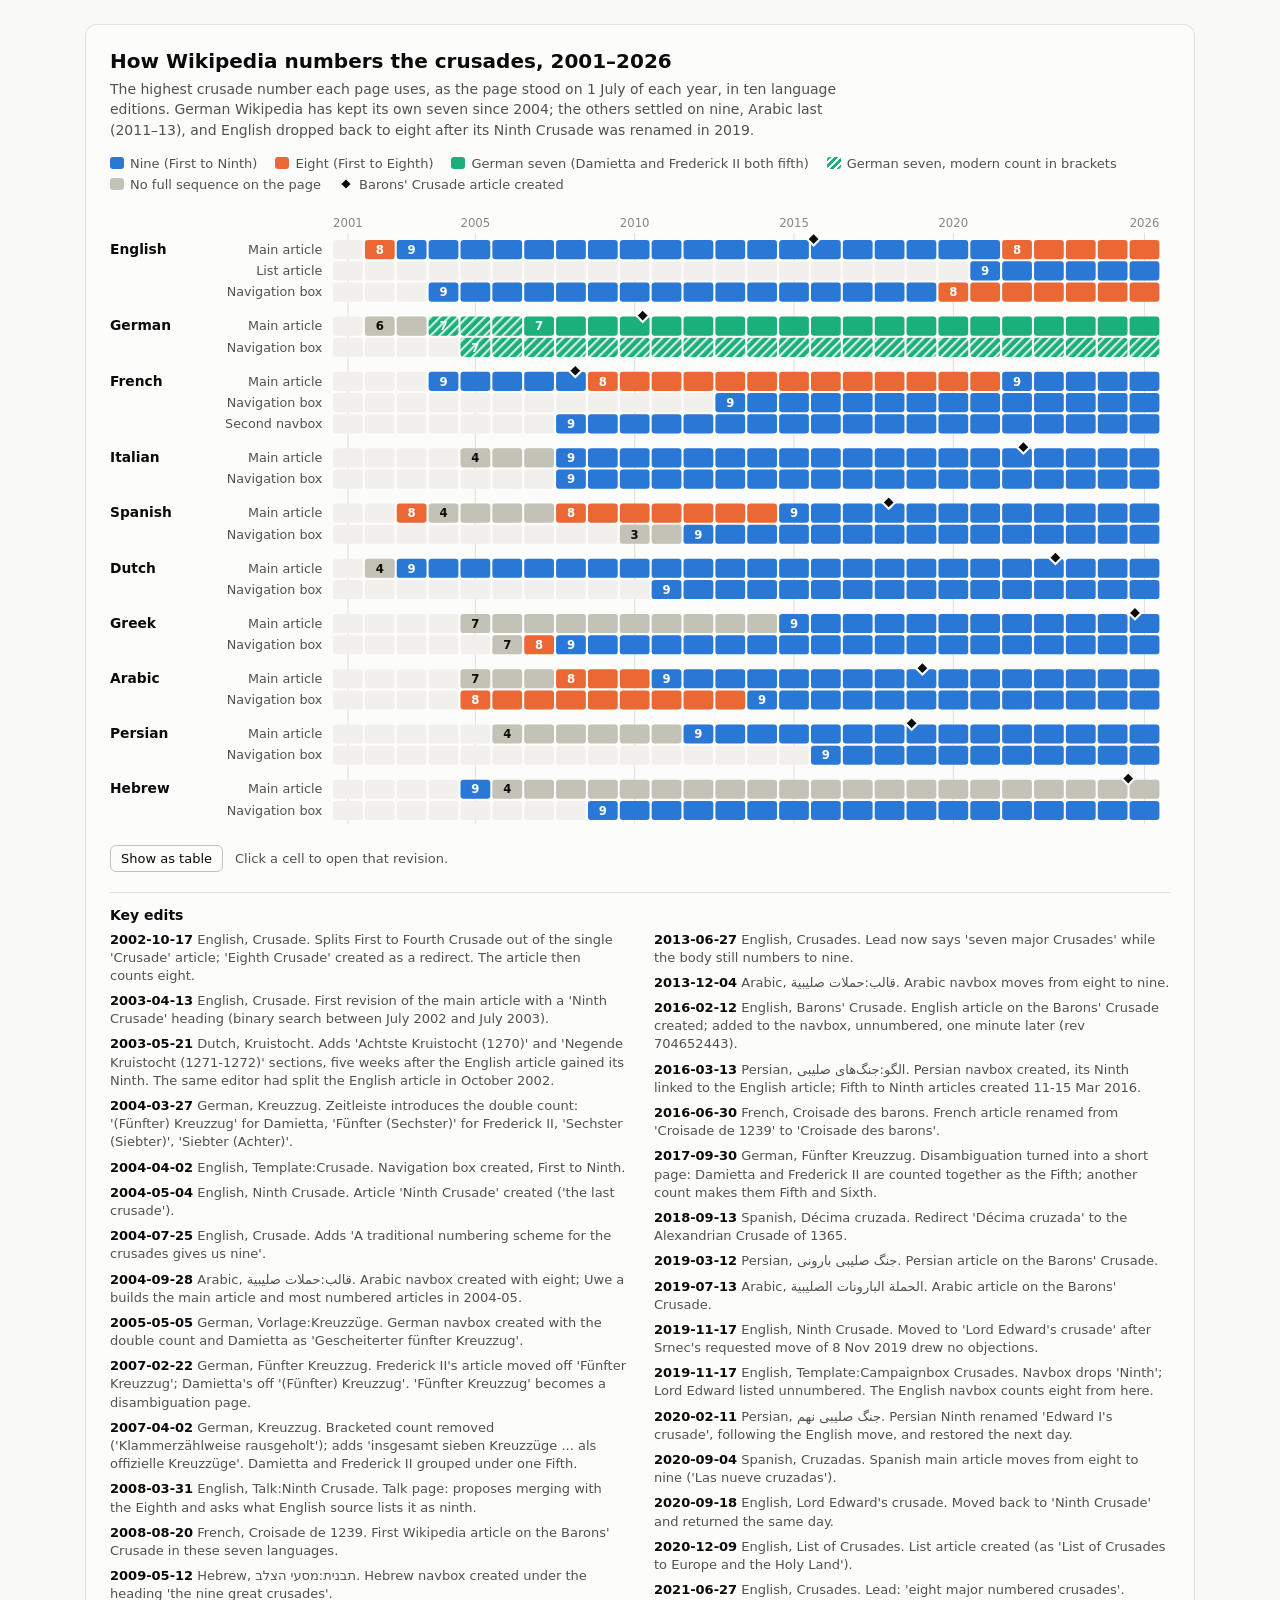
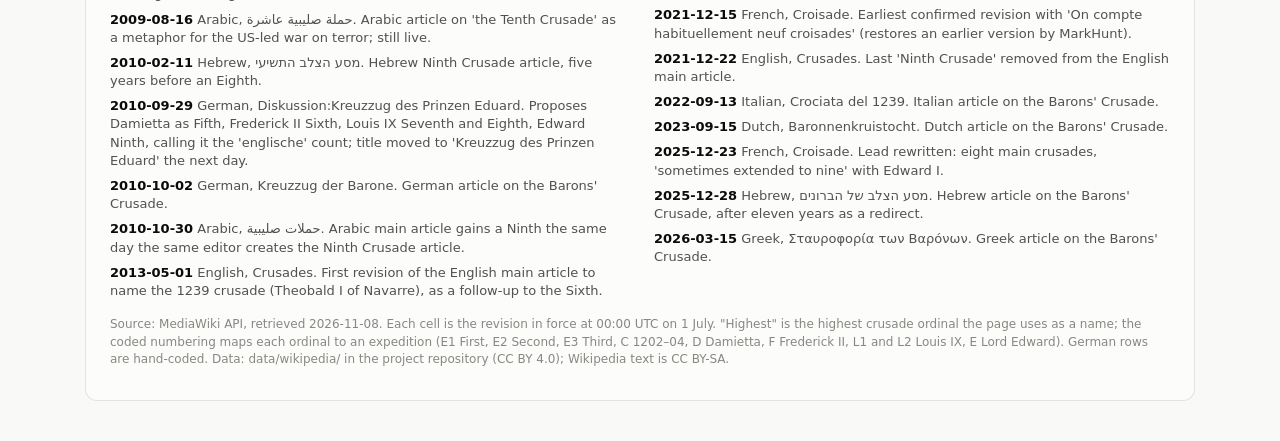
<file: site/wikipedia-timeline.html>
<!DOCTYPE html>
<html lang="en">
<head>
<meta charset="utf-8">
<meta name="viewport" content="width=device-width, initial-scale=1">
<title>How Wikipedia numbers the crusades, 2001–2026</title>
<style>
.viz-root {
  color-scheme: light;
  --surface-1: #fcfcfb; --page: #f9f9f7;
  --text-primary: #0b0b0b; --text-secondary: #52514e; --text-muted: #898781;
  --grid: #e1e0d9; --axis: #c3c2b7; --ring: rgba(11,11,11,0.10);
  --nine: #2a78d6; --eight: #eb6834; --seven: #1baf7a; --partial: #c3c2b7;
  --on-fill: #ffffff; --on-partial: #0b0b0b; --empty: #f1f0ec;
}
@media (prefers-color-scheme: dark) {
  :root:where(:not([data-theme="light"])) .viz-root {
    color-scheme: dark;
    --surface-1: #1a1a19; --page: #0d0d0d;
    --text-primary: #f0efec; --text-secondary: #c3c2b7; --text-muted: #898781;
    --grid: #2c2c2a; --axis: #383835; --ring: rgba(255,255,255,0.10);
    --nine: #3987e5; --eight: #d95926; --seven: #199e70; --partial: #5c5b56;
    --on-fill: #ffffff; --on-partial: #f0efec; --empty: #232322;
  }
}
:root[data-theme="dark"] .viz-root {
  color-scheme: dark;
  --surface-1: #1a1a19; --page: #0d0d0d;
  --text-primary: #f0efec; --text-secondary: #c3c2b7; --text-muted: #898781;
  --grid: #2c2c2a; --axis: #383835; --ring: rgba(255,255,255,0.10);
  --nine: #3987e5; --eight: #d95926; --seven: #199e70; --partial: #5c5b56;
  --on-fill: #ffffff; --on-partial: #f0efec; --empty: #232322;
}
html, body { margin: 0; background: var(--page, #f9f9f7); }
.viz-root { font-family: system-ui, -apple-system, "Segoe UI", sans-serif; color: var(--text-primary);
  background: var(--page); padding: 24px 16px 40px; }
.card { max-width: 1060px; margin: 0 auto; background: var(--surface-1); border: 1px solid var(--ring);
  border-radius: 12px; padding: 24px 24px 20px; }
h1 { font-size: 20px; font-weight: 600; margin: 0 0 6px; }
.sub { color: var(--text-secondary); font-size: 14px; line-height: 1.45; margin: 0 0 16px; max-width: 760px; }
.legend { display: flex; flex-wrap: wrap; gap: 6px 18px; font-size: 13px; color: var(--text-secondary); margin: 0 0 12px; }
.legend span { display: inline-flex; align-items: center; gap: 6px; }
.sw { width: 14px; height: 12px; border-radius: 3px; display: inline-block; }
.chart-wrap { position: relative; overflow-x: auto; }
svg { display: block; width: 100%; min-width: 860px; height: auto; }
svg text { font-family: inherit; }
.cell { cursor: pointer; }
.cell:hover, .cell.active { filter: brightness(1.12); }
.cell.active { stroke: var(--text-primary); stroke-width: 1.5; }
#tip { position: absolute; pointer-events: none; background: var(--surface-1); border: 1px solid var(--ring);
  box-shadow: 0 4px 16px rgba(0,0,0,0.12); border-radius: 8px; padding: 10px 12px; font-size: 13px;
  max-width: 320px; display: none; z-index: 5; line-height: 1.4; }
#tip .v { font-weight: 600; font-size: 14px; color: var(--text-primary); display: flex; align-items: center; gap: 8px; }
#tip .k { width: 14px; height: 3px; border-radius: 2px; display: inline-block; }
#tip .s { color: var(--text-secondary); }
#tip .m { color: var(--text-muted); font-size: 12px; }
.controls { display: flex; gap: 12px; align-items: center; margin: 14px 0 0; font-size: 13px; color: var(--text-secondary); }
button { font: inherit; font-size: 13px; color: var(--text-primary); background: var(--surface-1);
  border: 1px solid var(--axis); border-radius: 6px; padding: 5px 10px; cursor: pointer; }
button:focus-visible, .chart-wrap:focus-visible { outline: 2px solid var(--nine); outline-offset: 2px; }
.events { margin: 20px 0 0; border-top: 1px solid var(--grid); padding-top: 14px; }
.events h2, .tablewrap h2 { font-size: 14px; font-weight: 600; margin: 0 0 8px; }
.events ol { margin: 0; padding: 0; list-style: none; font-size: 13px; color: var(--text-secondary); columns: 2 420px; column-gap: 28px; }
.events li { break-inside: avoid; margin: 0 0 7px; line-height: 1.4; }
.events b { color: var(--text-primary); font-weight: 600; font-variant-numeric: tabular-nums; }
.tablewrap { display: none; margin-top: 16px; overflow-x: auto; }
table { border-collapse: collapse; font-size: 12px; width: 100%; }
th, td { text-align: left; padding: 4px 8px; border-bottom: 1px solid var(--grid); vertical-align: top; }
th { color: var(--text-secondary); font-weight: 600; position: sticky; top: 0; background: var(--surface-1); }
td.n { font-variant-numeric: tabular-nums; }
a { color: var(--nine); }
.foot { font-size: 12px; color: var(--text-muted); margin-top: 16px; line-height: 1.45; }
</style>
</head>
<body>
<div class="viz-root">
<div class="card">
  <h1>How Wikipedia numbers the crusades, 2001–2026</h1>
  <p class="sub">The highest crusade number each page uses, as the page stood on 1 July of each year, in ten language editions. German Wikipedia has kept its own seven since 2004; the others settled on nine, Arabic last (2011–13), and English dropped back to eight after its Ninth Crusade was renamed in 2019.</p>
  <div class="legend" id="legend"></div>
  <div class="chart-wrap" id="wrap" tabindex="0" aria-label="Timeline grid. Use arrow keys to move between cells.">
    <svg id="chart" role="img" aria-labelledby="chart-title"><title id="chart-title">Highest crusade ordinal by page and year, ten Wikipedia languages</title></svg>
    <div id="tip" role="status"></div>
  </div>
  <div class="controls"><button id="tbl" aria-expanded="false">Show as table</button><span>Click a cell to open that revision.</span></div>
  <div class="tablewrap" id="tablewrap"><h2>All samples</h2><table id="table"></table></div>
  <div class="events"><h2>Key edits</h2><ol id="events"></ol></div>
  <p class="foot" id="foot"></p>
</div>
</div>
<script>
const DATA = {"retrieved": "2026-11-08", "lanes": [{"language": "en", "language_name": "English", "page": "main_article", "title": "Crusades", "points": [{"date": "2002-07-01", "family": "eight", "highest": 8, "shorthand": "E1 1, E2 2, E3 3, C 4, D 5, F 6, L1 7, L2 8", "barons": false, "stated": "", "revid": "177850", "url": "https://en.wikipedia.org/w/index.php?oldid=177850", "note": "Single article before the October 2002 split; bold headings First to Eighth with dates (Fifth 1217, Sixth 1228-29, Seventh 1249-52, Eighth 1270). No Ninth."}, {"date": "2003-07-01", "family": "nine", "highest": 9, "shorthand": "E1 1, E2 2, E3 3, C 4, D 5, F 6, L1 7, L2 8, E 9", "barons": false, "stated": "", "revid": "1098114", "url": "https://en.wikipedia.org/w/index.php?oldid=1098114", "note": ""}, {"date": "2004-07-01", "family": "nine", "highest": 9, "shorthand": "E1 1, E2 2, E3 3, C 4, D 5, F 6, L1 7, L2 8, E 9", "barons": false, "stated": "", "revid": "4493369", "url": "https://en.wikipedia.org/w/index.php?oldid=4493369", "note": ""}, {"date": "2005-07-01", "family": "nine", "highest": 9, "shorthand": "E1 1, E2 2, E3 3, C 4, D 5, F 6, L1 7, L2 8, E 9", "barons": false, "stated": "9", "revid": "17852705", "url": "https://en.wikipedia.org/w/index.php?oldid=17852705", "note": "Text ordinals reach 10 only through a 'See also' link to 'Tenth Crusade', an article on a modern polemical use of the phrase (later retitled '(CounterPunch)' and deleted); excluded from the count."}, {"date": "2006-07-01", "family": "nine", "highest": 9, "shorthand": "E1 1, E2 2, E3 3, C 4, D 5, F 6, L1 7, L2 8, E 9", "barons": false, "stated": "9", "revid": "61399239", "url": "https://en.wikipedia.org/w/index.php?oldid=61399239", "note": "Text ordinals reach 10 only through a 'See also' link to 'Tenth Crusade', an article on a modern polemical use of the phrase (later retitled '(CounterPunch)' and deleted); excluded from the count."}, {"date": "2007-07-01", "family": "nine", "highest": 9, "shorthand": "E1 1, E2 2, E3 3, C 4, D 5, F 6, L1 7, L2 8, E 9", "barons": false, "stated": "9", "revid": "141450768", "url": "https://en.wikipedia.org/w/index.php?oldid=141450768", "note": "Text ordinals reach 10 only through a 'See also' link to 'Tenth Crusade', an article on a modern polemical use of the phrase (later retitled '(CounterPunch)' and deleted); excluded from the count."}, {"date": "2008-07-01", "family": "nine", "highest": 9, "shorthand": "E1 1, E2 2, E3 3, C 4, D 5, F 6, L1 7, L2 8, E 9", "barons": false, "stated": "9", "revid": "222565175", "url": "https://en.wikipedia.org/w/index.php?oldid=222565175", "note": "Text ordinals reach 10 only through a 'See also' link to 'Tenth Crusade', an article on a modern polemical use of the phrase (later retitled '(CounterPunch)' and deleted); excluded from the count."}, {"date": "2009-07-01", "family": "nine", "highest": 9, "shorthand": "E1 1, E2 2, E3 3, C 4, D 5, F 6, L1 7, L2 8, E 9", "barons": false, "stated": "9", "revid": "299094749", "url": "https://en.wikipedia.org/w/index.php?oldid=299094749", "note": "Text ordinals reach 10 only through a 'See also' link to 'Tenth Crusade', an article on a modern polemical use of the phrase (later retitled '(CounterPunch)' and deleted); excluded from the count."}, {"date": "2010-07-01", "family": "nine", "highest": 9, "shorthand": "E1 1, E2 2, E3 3, C 4, D 5, F 6, L1 7, L2 8, E 9", "barons": false, "stated": "9", "revid": "370252491", "url": "https://en.wikipedia.org/w/index.php?oldid=370252491", "note": "Text ordinals reach 10 only through a 'See also' link to 'Tenth Crusade', an article on a modern polemical use of the phrase (later retitled '(CounterPunch)' and deleted); excluded from the count."}, {"date": "2011-07-01", "family": "nine", "highest": 9, "shorthand": "E1 1, E2 2, E3 3, C 4, D 5, F 6, L1 7, L2 8, E 9", "barons": false, "stated": "9; 7-9", "revid": "436166375", "url": "https://en.wikipedia.org/w/index.php?oldid=436166375", "note": "Text ordinals reach 10 only through a 'See also' link to 'Tenth Crusade', an article on a modern polemical use of the phrase (later retitled '(CounterPunch)' and deleted); excluded from the count."}, {"date": "2012-07-01", "family": "nine", "highest": 9, "shorthand": "E1 1, E2 2, E3 3, C 4, D 5, F 6, L1 7, L2 8, E 9", "barons": false, "stated": "9; 7-9", "revid": "495825854", "url": "https://en.wikipedia.org/w/index.php?oldid=495825854", "note": "Text ordinals reach 10 only through a 'See also' link to 'Tenth Crusade', an article on a modern polemical use of the phrase (later retitled '(CounterPunch)' and deleted); excluded from the count."}, {"date": "2013-07-01", "family": "nine", "highest": 9, "shorthand": "E1 1, E2 2, E3 3, C 4, D 5, F 6, L1 7, L2 8, E 9", "barons": true, "stated": "7", "revid": "561955106", "url": "https://en.wikipedia.org/w/index.php?oldid=561955106", "note": ""}, {"date": "2014-07-01", "family": "nine", "highest": 9, "shorthand": "E1 1, E2 2, E3 3, C 4, D 5, F 6, L1 7, L2 8, E 9", "barons": true, "stated": "7", "revid": "615073993", "url": "https://en.wikipedia.org/w/index.php?oldid=615073993", "note": ""}, {"date": "2015-07-01", "family": "nine", "highest": 9, "shorthand": "E1 1, E2 2, E3 3, C 4, D 5, F 6, L1 7, L2 8, E 9", "barons": true, "stated": "7", "revid": "669239060", "url": "https://en.wikipedia.org/w/index.php?oldid=669239060", "note": ""}, {"date": "2016-07-01", "family": "nine", "highest": 9, "shorthand": "E1 1, E2 2, E3 3, C 4, D 5, F 6, L1 7, L2 8, E 9", "barons": true, "stated": "7+", "revid": "727649554", "url": "https://en.wikipedia.org/w/index.php?oldid=727649554", "note": ""}, {"date": "2017-07-01", "family": "nine", "highest": 9, "shorthand": "E1 1, E2 2, E3 3, C 4, D 5, F 6, L1 7, L2 8, E 9", "barons": true, "stated": "", "revid": "788114920", "url": "https://en.wikipedia.org/w/index.php?oldid=788114920", "note": ""}, {"date": "2018-07-01", "family": "nine", "highest": 9, "shorthand": "E1 1, E2 2, E3 3, C 4, D 5, F 6, L1 7, L2 8, E 9", "barons": true, "stated": "", "revid": "848181801", "url": "https://en.wikipedia.org/w/index.php?oldid=848181801", "note": ""}, {"date": "2019-07-01", "family": "nine", "highest": 9, "shorthand": "E1 1, E2 2, E3 3, C 4, D 5, F 6, L1 7, L2 8, E 9", "barons": true, "stated": "", "revid": "904174113", "url": "https://en.wikipedia.org/w/index.php?oldid=904174113", "note": ""}, {"date": "2020-07-01", "family": "nine", "highest": 9, "shorthand": "E1 1, E2 2, E3 3, C 4, D 5, F 6, L1 7, L2 8, E 9", "barons": true, "stated": "", "revid": "964197471", "url": "https://en.wikipedia.org/w/index.php?oldid=964197471", "note": ""}, {"date": "2021-07-01", "family": "nine", "highest": 9, "shorthand": "E1 1, E2 2, E3 3, C 4, D 5, F 6, L1 7, L2 8, E 9", "barons": true, "stated": "8", "revid": "1031309650", "url": "https://en.wikipedia.org/w/index.php?oldid=1031309650", "note": ""}, {"date": "2022-07-01", "family": "eight", "highest": 8, "shorthand": "E1 1, E2 2, E3 3, C 4, D 5, F 6, L1 7, L2 8", "barons": true, "stated": "8", "revid": "1093845687", "url": "https://en.wikipedia.org/w/index.php?oldid=1093845687", "note": ""}, {"date": "2023-07-01", "family": "eight", "highest": 8, "shorthand": "E1 1, E2 2, E3 3, C 4, D 5, F 6, L1 7, L2 8", "barons": true, "stated": "8", "revid": "1161771209", "url": "https://en.wikipedia.org/w/index.php?oldid=1161771209", "note": ""}, {"date": "2024-07-01", "family": "eight", "highest": 8, "shorthand": "E1 1, E2 2, E3 3, C 4, D 5, F 6, L1 7, L2 8", "barons": true, "stated": "", "revid": "1231416278", "url": "https://en.wikipedia.org/w/index.php?oldid=1231416278", "note": ""}, {"date": "2025-07-01", "family": "eight", "highest": 8, "shorthand": "E1 1, E2 2, E3 3, C 4, D 5, F 6, L1 7, L2 8", "barons": true, "stated": "", "revid": "1298180161", "url": "https://en.wikipedia.org/w/index.php?oldid=1298180161", "note": ""}, {"date": "2026-07-01", "family": "eight", "highest": 8, "shorthand": "E1 1, E2 2, E3 3, C 4, D 5, F 6, L1 7, L2 8", "barons": true, "stated": "defers", "revid": "1353334967", "url": "https://en.wikipedia.org/w/index.php?oldid=1353334967", "note": ""}, {"date": "2026-11-08", "family": "eight", "highest": 8, "shorthand": "E1 1, E2 2, E3 3, C 4, D 5, F 6, L1 7, L2 8", "barons": true, "stated": "defers", "revid": "1381209140", "url": "https://en.wikipedia.org/w/index.php?oldid=1381209140", "note": ""}]}, {"language": "en", "language_name": "English", "page": "list_article", "title": "List of Crusades", "points": [{"date": "2021-07-01", "family": "nine", "highest": 9, "shorthand": "E1 1, E2 2, E3 3, C 4, D 5, F 6, L1 7, L2 8, E 9", "barons": true, "stated": "8 or 9", "revid": "1030984961", "url": "https://en.wikipedia.org/w/index.php?oldid=1030984961", "note": ""}, {"date": "2022-07-01", "family": "nine", "highest": 9, "shorthand": "E1 1, E2 2, E3 3, C 4, D 5, F 6, L1 7, L2 8, E 9", "barons": true, "stated": "8 or 9", "revid": "1093826342", "url": "https://en.wikipedia.org/w/index.php?oldid=1093826342", "note": ""}, {"date": "2023-07-01", "family": "nine", "highest": 9, "shorthand": "E1 1, E2 2, E3 3, C 4, D 5, F 6, L1 7, L2 8, E 9", "barons": true, "stated": "8 or 9", "revid": "1161607596", "url": "https://en.wikipedia.org/w/index.php?oldid=1161607596", "note": ""}, {"date": "2024-07-01", "family": "nine", "highest": 9, "shorthand": "E1 1, E2 2, E3 3, C 4, D 5, F 6, L1 7, L2 8, E 9", "barons": true, "stated": "8 or 9", "revid": "1229986289", "url": "https://en.wikipedia.org/w/index.php?oldid=1229986289", "note": ""}, {"date": "2025-07-01", "family": "nine", "highest": 9, "shorthand": "E1 1, E2 2, E3 3, C 4, D 5, F 6, L1 7, L2 8, E 9", "barons": true, "stated": "8 or 9", "revid": "1296731460", "url": "https://en.wikipedia.org/w/index.php?oldid=1296731460", "note": ""}, {"date": "2026-07-01", "family": "nine", "highest": 9, "shorthand": "E1 1, E2 2, E3 3, C 4, D 5, F 6, L1 7, L2 8, E 9", "barons": true, "stated": "8 or 9", "revid": "1355005479", "url": "https://en.wikipedia.org/w/index.php?oldid=1355005479", "note": ""}, {"date": "2026-11-08", "family": "nine", "highest": 9, "shorthand": "E1 1, E2 2, E3 3, C 4, D 5, F 6, L1 7, L2 8, E 9", "barons": true, "stated": "8 or 9", "revid": "1384377066", "url": "https://en.wikipedia.org/w/index.php?oldid=1384377066", "note": ""}]}, {"language": "en", "language_name": "English", "page": "navbox", "title": "Template:Campaignbox Crusades", "points": [{"date": "2004-07-01", "family": "nine", "highest": 9, "shorthand": "E1 1, E2 2, E3 3, C 4, D 5, F 6, L1 7, L2 8, E 9", "barons": false, "stated": "", "revid": "8769535", "url": "https://en.wikipedia.org/w/index.php?oldid=8769535", "note": ""}, {"date": "2005-07-01", "family": "nine", "highest": 9, "shorthand": "E1 1, E2 2, E3 3, C 4, D 5, F 6, L1 7, L2 8, E 9", "barons": false, "stated": "", "revid": "16404824", "url": "https://en.wikipedia.org/w/index.php?oldid=16404824", "note": ""}, {"date": "2006-07-01", "family": "nine", "highest": 9, "shorthand": "E1 1, E2 2, E3 3, C 4, D 5, F 6, L1 7, L2 8, E 9", "barons": false, "stated": "", "revid": "60816629", "url": "https://en.wikipedia.org/w/index.php?oldid=60816629", "note": ""}, {"date": "2007-07-01", "family": "nine", "highest": 9, "shorthand": "E1 1, E2 2, E3 3, C 4, D 5, F 6, L1 7, L2 8, E 9", "barons": false, "stated": "", "revid": "132876842", "url": "https://en.wikipedia.org/w/index.php?oldid=132876842", "note": ""}, {"date": "2008-07-01", "family": "nine", "highest": 9, "shorthand": "E1 1, E2 2, E3 3, C 4, D 5, F 6, L1 7, L2 8, E 9", "barons": false, "stated": "", "revid": "214645316", "url": "https://en.wikipedia.org/w/index.php?oldid=214645316", "note": ""}, {"date": "2009-07-01", "family": "nine", "highest": 9, "shorthand": "E1 1, E2 2, E3 3, C 4, D 5, F 6, L1 7, L2 8, E 9", "barons": false, "stated": "", "revid": "294857504", "url": "https://en.wikipedia.org/w/index.php?oldid=294857504", "note": ""}, {"date": "2010-07-01", "family": "nine", "highest": 9, "shorthand": "E1 1, E2 2, E3 3, C 4, D 5, F 6, L1 7, L2 8, E 9", "barons": false, "stated": "", "revid": "338345784", "url": "https://en.wikipedia.org/w/index.php?oldid=338345784", "note": ""}, {"date": "2011-07-01", "family": "nine", "highest": 9, "shorthand": "E1 1, E2 2, E3 3, C 4, D 5, F 6, L1 7, L2 8, E 9", "barons": false, "stated": "", "revid": "412670234", "url": "https://en.wikipedia.org/w/index.php?oldid=412670234", "note": ""}, {"date": "2012-07-01", "family": "nine", "highest": 9, "shorthand": "E1 1, E2 2, E3 3, C 4, D 5, F 6, L1 7, L2 8, E 9", "barons": false, "stated": "", "revid": "486414177", "url": "https://en.wikipedia.org/w/index.php?oldid=486414177", "note": ""}, {"date": "2013-07-01", "family": "nine", "highest": 9, "shorthand": "E1 1, E2 2, E3 3, C 4, D 5, F 6, L1 7, L2 8, E 9", "barons": false, "stated": "", "revid": "555727553", "url": "https://en.wikipedia.org/w/index.php?oldid=555727553", "note": ""}, {"date": "2014-07-01", "family": "nine", "highest": 9, "shorthand": "E1 1, E2 2, E3 3, C 4, D 5, F 6, L1 7, L2 8, E 9", "barons": false, "stated": "", "revid": "599740184", "url": "https://en.wikipedia.org/w/index.php?oldid=599740184", "note": ""}, {"date": "2015-07-01", "family": "nine", "highest": 9, "shorthand": "E1 1, E2 2, E3 3, C 4, D 5, F 6, L1 7, L2 8, E 9", "barons": false, "stated": "", "revid": "664693022", "url": "https://en.wikipedia.org/w/index.php?oldid=664693022", "note": ""}, {"date": "2016-07-01", "family": "nine", "highest": 9, "shorthand": "E1 1, E2 2, E3 3, C 4, D 5, F 6, L1 7, L2 8, E 9", "barons": true, "stated": "", "revid": "727691182", "url": "https://en.wikipedia.org/w/index.php?oldid=727691182", "note": ""}, {"date": "2017-07-01", "family": "nine", "highest": 9, "shorthand": "E1 1, E2 2, E3 3, C 4, D 5, F 6, L1 7, L2 8, E 9", "barons": true, "stated": "", "revid": "780237301", "url": "https://en.wikipedia.org/w/index.php?oldid=780237301", "note": ""}, {"date": "2018-07-01", "family": "nine", "highest": 9, "shorthand": "E1 1, E2 2, E3 3, C 4, D 5, F 6, L1 7, L2 8, E 9", "barons": true, "stated": "", "revid": "824238863", "url": "https://en.wikipedia.org/w/index.php?oldid=824238863", "note": ""}, {"date": "2019-07-01", "family": "nine", "highest": 9, "shorthand": "E1 1, E2 2, E3 3, C 4, D 5, F 6, L1 7, L2 8, E 9", "barons": true, "stated": "", "revid": "900551880", "url": "https://en.wikipedia.org/w/index.php?oldid=900551880", "note": ""}, {"date": "2020-07-01", "family": "eight", "highest": 8, "shorthand": "E1 1, E2 2, E3 3, C 4, D 5, F 6, L1 7, L2 8", "barons": true, "stated": "", "revid": "965056709", "url": "https://en.wikipedia.org/w/index.php?oldid=965056709", "note": ""}, {"date": "2021-07-01", "family": "eight", "highest": 8, "shorthand": "E1 1, E2 2, E3 3, C 4, D 5, F 6, L1 7, L2 8", "barons": true, "stated": "", "revid": "1025840197", "url": "https://en.wikipedia.org/w/index.php?oldid=1025840197", "note": ""}, {"date": "2022-07-01", "family": "eight", "highest": 8, "shorthand": "E1 1, E2 2, E3 3, C 4, D 5, F 6, L1 7, L2 8", "barons": true, "stated": "", "revid": "1091684319", "url": "https://en.wikipedia.org/w/index.php?oldid=1091684319", "note": ""}, {"date": "2023-07-01", "family": "eight", "highest": 8, "shorthand": "E1 1, E2 2, E3 3, C 4, D 5, F 6, L1 7, L2 8", "barons": true, "stated": "", "revid": "1161354453", "url": "https://en.wikipedia.org/w/index.php?oldid=1161354453", "note": ""}, {"date": "2024-07-01", "family": "eight", "highest": 8, "shorthand": "E1 1, E2 2, E3 3, C 4, D 5, F 6, L1 7, L2 8", "barons": true, "stated": "", "revid": "1224961170", "url": "https://en.wikipedia.org/w/index.php?oldid=1224961170", "note": ""}, {"date": "2025-07-01", "family": "eight", "highest": 8, "shorthand": "E1 1, E2 2, E3 3, C 4, D 5, F 6, L1 7, L2 8", "barons": true, "stated": "", "revid": "1292179365", "url": "https://en.wikipedia.org/w/index.php?oldid=1292179365", "note": ""}, {"date": "2026-07-01", "family": "eight", "highest": 8, "shorthand": "E1 1, E2 2, E3 3, C 4, D 5, F 6, L1 7, L2 8", "barons": true, "stated": "", "revid": "1360511952", "url": "https://en.wikipedia.org/w/index.php?oldid=1360511952", "note": ""}, {"date": "2026-11-08", "family": "eight", "highest": 8, "shorthand": "E1 1, E2 2, E3 3, C 4, D 5, F 6, L1 7, L2 8", "barons": true, "stated": "", "revid": "1380792746", "url": "https://en.wikipedia.org/w/index.php?oldid=1380792746", "note": ""}]}, {"language": "de", "language_name": "German", "page": "main_article", "title": "Kreuzzug", "points": [{"date": "2002-07-01", "family": "partial", "highest": 6, "shorthand": "E1 1, E2 2, E3 3, C 4, D 5, F 6", "barons": false, "stated": "", "revid": "7288", "url": "https://de.wikipedia.org/w/index.php?oldid=7288", "note": "Zeitleiste lists '1. Kreuzzug' to '6. Kreuzzug' with dates: 5 = 1217-18 (Damietta), 6 = 1228 (Frederick II). Link targets were numeric titles that later became redirects, so the automatic link coding is wrong for these years."}, {"date": "2003-07-01", "family": "partial", "highest": 6, "shorthand": "E1 1, E2 2, E3 3, C 4, D 5, F 6", "barons": false, "stated": "", "revid": "212355", "url": "https://de.wikipedia.org/w/index.php?oldid=212355", "note": "Zeitleiste lists '1. Kreuzzug' to '6. Kreuzzug' with dates: 5 = 1217-18 (Damietta), 6 = 1228 (Frederick II). Link targets were numeric titles that later became redirects, so the automatic link coding is wrong for these years."}, {"date": "2004-07-01", "family": "german_seven_bracketed", "highest": 7, "shorthand": "E1 1, E2 2, E3 3, C 4, D (5), F 5 (6), L1 6 (7), L2 7 (8)", "barons": false, "stated": "", "revid": "1736133", "url": "https://de.wikipedia.org/w/index.php?oldid=1736133", "note": "Double count introduced 27 Mar 2004 (rev 938521): '(Fünfter) Kreuzzug' 1217-21, 'Fünfter (Sechster) Kreuzzug' 1228-29, 'Sechster (Siebter)', 'Siebter (Achter)'. Bracketed count removed 2 Apr 2007 (rev 30022882)."}, {"date": "2005-07-01", "family": "german_seven_bracketed", "highest": 7, "shorthand": "E1 1, E2 2, E3 3, C 4, D (5), F 5 (6), L1 6 (7), L2 7 (8)", "barons": false, "stated": "5/6", "revid": "6748670", "url": "https://de.wikipedia.org/w/index.php?oldid=6748670", "note": "Double count introduced 27 Mar 2004 (rev 938521): '(Fünfter) Kreuzzug' 1217-21, 'Fünfter (Sechster) Kreuzzug' 1228-29, 'Sechster (Siebter)', 'Siebter (Achter)'. Bracketed count removed 2 Apr 2007 (rev 30022882)."}, {"date": "2006-07-01", "family": "german_seven_bracketed", "highest": 7, "shorthand": "E1 1, E2 2, E3 3, C 4, D (5), F 5 (6), L1 6 (7), L2 7 (8)", "barons": false, "stated": "5/6", "revid": "17561160", "url": "https://de.wikipedia.org/w/index.php?oldid=17561160", "note": "Double count introduced 27 Mar 2004 (rev 938521): '(Fünfter) Kreuzzug' 1217-21, 'Fünfter (Sechster) Kreuzzug' 1228-29, 'Sechster (Siebter)', 'Siebter (Achter)'. Bracketed count removed 2 Apr 2007 (rev 30022882)."}, {"date": "2007-07-01", "family": "german_seven", "highest": 7, "shorthand": "E1 1, E2 2, E3 3, C 4, D+F 5, L1 6, L2 7", "barons": false, "stated": "7", "revid": "33402152", "url": "https://de.wikipedia.org/w/index.php?oldid=33402152", "note": "Zeitleiste groups 'Kreuzzug von Damiette' and 'Kreuzzug Friedrichs II.' under one 'Fünfter Kreuzzug'. From 2011 Prince Edward's crusade is a sub-item of the Siebter, and the 1239-41 expeditions (Theobald, Richard of Cornwall) appear as unnumbered entries from 2009."}, {"date": "2008-07-01", "family": "german_seven", "highest": 7, "shorthand": "E1 1, E2 2, E3 3, C 4, D+F 5, L1 6, L2 7", "barons": false, "stated": "7", "revid": "47725331", "url": "https://de.wikipedia.org/w/index.php?oldid=47725331", "note": "Zeitleiste groups 'Kreuzzug von Damiette' and 'Kreuzzug Friedrichs II.' under one 'Fünfter Kreuzzug'. From 2011 Prince Edward's crusade is a sub-item of the Siebter, and the 1239-41 expeditions (Theobald, Richard of Cornwall) appear as unnumbered entries from 2009."}, {"date": "2009-07-01", "family": "german_seven", "highest": 7, "shorthand": "E1 1, E2 2, E3 3, C 4, D+F 5, L1 6, L2 7", "barons": true, "stated": "7", "revid": "61187618", "url": "https://de.wikipedia.org/w/index.php?oldid=61187618", "note": "Zeitleiste groups 'Kreuzzug von Damiette' and 'Kreuzzug Friedrichs II.' under one 'Fünfter Kreuzzug'. From 2011 Prince Edward's crusade is a sub-item of the Siebter, and the 1239-41 expeditions (Theobald, Richard of Cornwall) appear as unnumbered entries from 2009."}, {"date": "2010-07-01", "family": "german_seven", "highest": 7, "shorthand": "E1 1, E2 2, E3 3, C 4, D+F 5, L1 6, L2 7", "barons": true, "stated": "7", "revid": "76018851", "url": "https://de.wikipedia.org/w/index.php?oldid=76018851", "note": "Zeitleiste groups 'Kreuzzug von Damiette' and 'Kreuzzug Friedrichs II.' under one 'Fünfter Kreuzzug'. From 2011 Prince Edward's crusade is a sub-item of the Siebter, and the 1239-41 expeditions (Theobald, Richard of Cornwall) appear as unnumbered entries from 2009."}, {"date": "2011-07-01", "family": "german_seven", "highest": 7, "shorthand": "E1 1, E2 2, E3 3, C 4, D+F 5, L1 6, L2 7", "barons": true, "stated": "7", "revid": "90347856", "url": "https://de.wikipedia.org/w/index.php?oldid=90347856", "note": "Zeitleiste groups 'Kreuzzug von Damiette' and 'Kreuzzug Friedrichs II.' under one 'Fünfter Kreuzzug'. From 2011 Prince Edward's crusade is a sub-item of the Siebter, and the 1239-41 expeditions (Theobald, Richard of Cornwall) appear as unnumbered entries from 2009."}, {"date": "2012-07-01", "family": "german_seven", "highest": 7, "shorthand": "E1 1, E2 2, E3 3, C 4, D+F 5, L1 6, L2 7", "barons": true, "stated": "7", "revid": "104806555", "url": "https://de.wikipedia.org/w/index.php?oldid=104806555", "note": "Zeitleiste groups 'Kreuzzug von Damiette' and 'Kreuzzug Friedrichs II.' under one 'Fünfter Kreuzzug'. From 2011 Prince Edward's crusade is a sub-item of the Siebter, and the 1239-41 expeditions (Theobald, Richard of Cornwall) appear as unnumbered entries from 2009."}, {"date": "2013-07-01", "family": "german_seven", "highest": 7, "shorthand": "E1 1, E2 2, E3 3, C 4, D+F 5, L1 6, L2 7", "barons": true, "stated": "7", "revid": "120002349", "url": "https://de.wikipedia.org/w/index.php?oldid=120002349", "note": "Zeitleiste groups 'Kreuzzug von Damiette' and 'Kreuzzug Friedrichs II.' under one 'Fünfter Kreuzzug'. From 2011 Prince Edward's crusade is a sub-item of the Siebter, and the 1239-41 expeditions (Theobald, Richard of Cornwall) appear as unnumbered entries from 2009."}, {"date": "2014-07-01", "family": "german_seven", "highest": 7, "shorthand": "E1 1, E2 2, E3 3, C 4, D+F 5, L1 6, L2 7", "barons": true, "stated": "7", "revid": "128989323", "url": "https://de.wikipedia.org/w/index.php?oldid=128989323", "note": "Zeitleiste groups 'Kreuzzug von Damiette' and 'Kreuzzug Friedrichs II.' under one 'Fünfter Kreuzzug'. From 2011 Prince Edward's crusade is a sub-item of the Siebter, and the 1239-41 expeditions (Theobald, Richard of Cornwall) appear as unnumbered entries from 2009."}, {"date": "2015-07-01", "family": "german_seven", "highest": 7, "shorthand": "E1 1, E2 2, E3 3, C 4, D+F 5, L1 6, L2 7", "barons": true, "stated": "7", "revid": "143534325", "url": "https://de.wikipedia.org/w/index.php?oldid=143534325", "note": "Zeitleiste groups 'Kreuzzug von Damiette' and 'Kreuzzug Friedrichs II.' under one 'Fünfter Kreuzzug'. From 2011 Prince Edward's crusade is a sub-item of the Siebter, and the 1239-41 expeditions (Theobald, Richard of Cornwall) appear as unnumbered entries from 2009."}, {"date": "2016-07-01", "family": "german_seven", "highest": 7, "shorthand": "E1 1, E2 2, E3 3, C 4, D+F 5, L1 6, L2 7", "barons": true, "stated": "7", "revid": "155641917", "url": "https://de.wikipedia.org/w/index.php?oldid=155641917", "note": "Zeitleiste groups 'Kreuzzug von Damiette' and 'Kreuzzug Friedrichs II.' under one 'Fünfter Kreuzzug'. From 2011 Prince Edward's crusade is a sub-item of the Siebter, and the 1239-41 expeditions (Theobald, Richard of Cornwall) appear as unnumbered entries from 2009."}, {"date": "2017-07-01", "family": "german_seven", "highest": 7, "shorthand": "E1 1, E2 2, E3 3, C 4, D+F 5, L1 6, L2 7", "barons": true, "stated": "7", "revid": "166796930", "url": "https://de.wikipedia.org/w/index.php?oldid=166796930", "note": "Zeitleiste groups 'Kreuzzug von Damiette' and 'Kreuzzug Friedrichs II.' under one 'Fünfter Kreuzzug'. From 2011 Prince Edward's crusade is a sub-item of the Siebter, and the 1239-41 expeditions (Theobald, Richard of Cornwall) appear as unnumbered entries from 2009."}, {"date": "2018-07-01", "family": "german_seven", "highest": 7, "shorthand": "E1 1, E2 2, E3 3, C 4, D+F 5, L1 6, L2 7", "barons": true, "stated": "7", "revid": "178749635", "url": "https://de.wikipedia.org/w/index.php?oldid=178749635", "note": "Zeitleiste groups 'Kreuzzug von Damiette' and 'Kreuzzug Friedrichs II.' under one 'Fünfter Kreuzzug'. From 2011 Prince Edward's crusade is a sub-item of the Siebter, and the 1239-41 expeditions (Theobald, Richard of Cornwall) appear as unnumbered entries from 2009."}, {"date": "2019-07-01", "family": "german_seven", "highest": 7, "shorthand": "E1 1, E2 2, E3 3, C 4, D+F 5, L1 6, L2 7", "barons": true, "stated": "7", "revid": "188175202", "url": "https://de.wikipedia.org/w/index.php?oldid=188175202", "note": "Zeitleiste groups 'Kreuzzug von Damiette' and 'Kreuzzug Friedrichs II.' under one 'Fünfter Kreuzzug'. From 2011 Prince Edward's crusade is a sub-item of the Siebter, and the 1239-41 expeditions (Theobald, Richard of Cornwall) appear as unnumbered entries from 2009."}, {"date": "2020-07-01", "family": "german_seven", "highest": 7, "shorthand": "E1 1, E2 2, E3 3, C 4, D+F 5, L1 6, L2 7", "barons": true, "stated": "7", "revid": "199385972", "url": "https://de.wikipedia.org/w/index.php?oldid=199385972", "note": "Zeitleiste groups 'Kreuzzug von Damiette' and 'Kreuzzug Friedrichs II.' under one 'Fünfter Kreuzzug'. From 2011 Prince Edward's crusade is a sub-item of the Siebter, and the 1239-41 expeditions (Theobald, Richard of Cornwall) appear as unnumbered entries from 2009."}, {"date": "2021-07-01", "family": "german_seven", "highest": 7, "shorthand": "E1 1, E2 2, E3 3, C 4, D+F 5, L1 6, L2 7", "barons": true, "stated": "7", "revid": "213211607", "url": "https://de.wikipedia.org/w/index.php?oldid=213211607", "note": "Zeitleiste groups 'Kreuzzug von Damiette' and 'Kreuzzug Friedrichs II.' under one 'Fünfter Kreuzzug'. From 2011 Prince Edward's crusade is a sub-item of the Siebter, and the 1239-41 expeditions (Theobald, Richard of Cornwall) appear as unnumbered entries from 2009."}, {"date": "2022-07-01", "family": "german_seven", "highest": 7, "shorthand": "E1 1, E2 2, E3 3, C 4, D+F 5, L1 6, L2 7", "barons": true, "stated": "7", "revid": "224097372", "url": "https://de.wikipedia.org/w/index.php?oldid=224097372", "note": "Zeitleiste groups 'Kreuzzug von Damiette' and 'Kreuzzug Friedrichs II.' under one 'Fünfter Kreuzzug'. From 2011 Prince Edward's crusade is a sub-item of the Siebter, and the 1239-41 expeditions (Theobald, Richard of Cornwall) appear as unnumbered entries from 2009."}, {"date": "2023-07-01", "family": "german_seven", "highest": 7, "shorthand": "E1 1, E2 2, E3 3, C 4, D+F 5, L1 6, L2 7", "barons": true, "stated": "7", "revid": "235027216", "url": "https://de.wikipedia.org/w/index.php?oldid=235027216", "note": "Zeitleiste groups 'Kreuzzug von Damiette' and 'Kreuzzug Friedrichs II.' under one 'Fünfter Kreuzzug'. From 2011 Prince Edward's crusade is a sub-item of the Siebter, and the 1239-41 expeditions (Theobald, Richard of Cornwall) appear as unnumbered entries from 2009."}, {"date": "2024-07-01", "family": "german_seven", "highest": 7, "shorthand": "E1 1, E2 2, E3 3, C 4, D+F 5, L1 6, L2 7", "barons": true, "stated": "7", "revid": "242635958", "url": "https://de.wikipedia.org/w/index.php?oldid=242635958", "note": "Zeitleiste groups 'Kreuzzug von Damiette' and 'Kreuzzug Friedrichs II.' under one 'Fünfter Kreuzzug'. From 2011 Prince Edward's crusade is a sub-item of the Siebter, and the 1239-41 expeditions (Theobald, Richard of Cornwall) appear as unnumbered entries from 2009."}, {"date": "2025-07-01", "family": "german_seven", "highest": 7, "shorthand": "E1 1, E2 2, E3 3, C 4, D+F 5, L1 6, L2 7", "barons": true, "stated": "7", "revid": "256394002", "url": "https://de.wikipedia.org/w/index.php?oldid=256394002", "note": "Zeitleiste groups 'Kreuzzug von Damiette' and 'Kreuzzug Friedrichs II.' under one 'Fünfter Kreuzzug'. From 2011 Prince Edward's crusade is a sub-item of the Siebter, and the 1239-41 expeditions (Theobald, Richard of Cornwall) appear as unnumbered entries from 2009."}, {"date": "2026-07-01", "family": "german_seven", "highest": 7, "shorthand": "E1 1, E2 2, E3 3, C 4, D+F 5, L1 6, L2 7", "barons": true, "stated": "7", "revid": "267879512", "url": "https://de.wikipedia.org/w/index.php?oldid=267879512", "note": "Zeitleiste groups 'Kreuzzug von Damiette' and 'Kreuzzug Friedrichs II.' under one 'Fünfter Kreuzzug'. From 2011 Prince Edward's crusade is a sub-item of the Siebter, and the 1239-41 expeditions (Theobald, Richard of Cornwall) appear as unnumbered entries from 2009."}, {"date": "2026-11-08", "family": "german_seven", "highest": 7, "shorthand": "E1 1, E2 2, E3 3, C 4, D+F 5, L1 6, L2 7", "barons": true, "stated": "7", "revid": "270963297", "url": "https://de.wikipedia.org/w/index.php?oldid=270963297", "note": "Zeitleiste groups 'Kreuzzug von Damiette' and 'Kreuzzug Friedrichs II.' under one 'Fünfter Kreuzzug'. From 2011 Prince Edward's crusade is a sub-item of the Siebter, and the 1239-41 expeditions (Theobald, Richard of Cornwall) appear as unnumbered entries from 2009."}]}, {"language": "de", "language_name": "German", "page": "navbox", "title": "Vorlage:Navigationsleiste Kreuzzüge", "points": [{"date": "2005-07-01", "family": "german_seven_bracketed", "highest": 7, "shorthand": "E1 1, E2 2, E3 3, C 4, D 5 ('gescheitert'), F 5 (6), L1 6 (7), L2 7 (8)", "barons": false, "stated": "", "revid": "7273075", "url": "https://de.wikipedia.org/w/index.php?oldid=7273075", "note": "Damietta labeled 'Gescheiterter fünfter Kreuzzug'; Frederick II 'Fünfter (Sechster) Kreuzzug'; Louis IX 'Sechster (Siebter)' and 'Siebter (Achter)'."}, {"date": "2006-07-01", "family": "german_seven_bracketed", "highest": 7, "shorthand": "E1 1, E2 2, E3 3, C 4, D 5 ('gescheitert'), F 5 (6), L1 6 (7), L2 7 (8)", "barons": false, "stated": "", "revid": "12680753", "url": "https://de.wikipedia.org/w/index.php?oldid=12680753", "note": "Damietta labeled 'Gescheiterter fünfter Kreuzzug'; Frederick II 'Fünfter (Sechster) Kreuzzug'; Louis IX 'Sechster (Siebter)' and 'Siebter (Achter)'."}, {"date": "2007-07-01", "family": "german_seven_bracketed", "highest": 7, "shorthand": "E1 1, E2 2, E3 3, C 4, D 5 ('gescheitert'), F 5 (6), L1 6 (7), L2 7 (8)", "barons": false, "stated": "", "revid": "28204235", "url": "https://de.wikipedia.org/w/index.php?oldid=28204235", "note": "Damietta labeled 'Gescheiterter fünfter Kreuzzug'; Frederick II 'Fünfter (Sechster) Kreuzzug'; Louis IX 'Sechster (Siebter)' and 'Siebter (Achter)'."}, {"date": "2008-07-01", "family": "german_seven_bracketed", "highest": 7, "shorthand": "E1 1, E2 2, E3 3, C 4, D 5, F 5 (6), L1 6 (7), L2 7 (8)", "barons": false, "stated": "", "revid": "46533661", "url": "https://de.wikipedia.org/w/index.php?oldid=46533661", "note": "'Fünfter Kreuzzug (Kreuzzug von Damiette)' and 'Fünfter (Sechster) Kreuzzug (Kreuzzug Friedrichs II.)'; Louis IX bracketed as in 2005. Barons' and Prince Edward unnumbered from 2011. Still the current text."}, {"date": "2009-07-01", "family": "german_seven_bracketed", "highest": 7, "shorthand": "E1 1, E2 2, E3 3, C 4, D 5, F 5 (6), L1 6 (7), L2 7 (8)", "barons": false, "stated": "", "revid": "46533661", "url": "https://de.wikipedia.org/w/index.php?oldid=46533661", "note": "'Fünfter Kreuzzug (Kreuzzug von Damiette)' and 'Fünfter (Sechster) Kreuzzug (Kreuzzug Friedrichs II.)'; Louis IX bracketed as in 2005. Barons' and Prince Edward unnumbered from 2011. Still the current text."}, {"date": "2010-07-01", "family": "german_seven_bracketed", "highest": 7, "shorthand": "E1 1, E2 2, E3 3, C 4, D 5, F 5 (6), L1 6 (7), L2 7 (8)", "barons": false, "stated": "", "revid": "64915211", "url": "https://de.wikipedia.org/w/index.php?oldid=64915211", "note": "'Fünfter Kreuzzug (Kreuzzug von Damiette)' and 'Fünfter (Sechster) Kreuzzug (Kreuzzug Friedrichs II.)'; Louis IX bracketed as in 2005. Barons' and Prince Edward unnumbered from 2011. Still the current text."}, {"date": "2011-07-01", "family": "german_seven_bracketed", "highest": 7, "shorthand": "E1 1, E2 2, E3 3, C 4, D 5, F 5 (6), L1 6 (7), L2 7 (8)", "barons": true, "stated": "", "revid": "89750329", "url": "https://de.wikipedia.org/w/index.php?oldid=89750329", "note": "'Fünfter Kreuzzug (Kreuzzug von Damiette)' and 'Fünfter (Sechster) Kreuzzug (Kreuzzug Friedrichs II.)'; Louis IX bracketed as in 2005. Barons' and Prince Edward unnumbered from 2011. Still the current text."}, {"date": "2012-07-01", "family": "german_seven_bracketed", "highest": 7, "shorthand": "E1 1, E2 2, E3 3, C 4, D 5, F 5 (6), L1 6 (7), L2 7 (8)", "barons": true, "stated": "", "revid": "89750329", "url": "https://de.wikipedia.org/w/index.php?oldid=89750329", "note": "'Fünfter Kreuzzug (Kreuzzug von Damiette)' and 'Fünfter (Sechster) Kreuzzug (Kreuzzug Friedrichs II.)'; Louis IX bracketed as in 2005. Barons' and Prince Edward unnumbered from 2011. Still the current text."}, {"date": "2013-07-01", "family": "german_seven_bracketed", "highest": 7, "shorthand": "E1 1, E2 2, E3 3, C 4, D 5, F 5 (6), L1 6 (7), L2 7 (8)", "barons": true, "stated": "", "revid": "109968256", "url": "https://de.wikipedia.org/w/index.php?oldid=109968256", "note": "'Fünfter Kreuzzug (Kreuzzug von Damiette)' and 'Fünfter (Sechster) Kreuzzug (Kreuzzug Friedrichs II.)'; Louis IX bracketed as in 2005. Barons' and Prince Edward unnumbered from 2011. Still the current text."}, {"date": "2014-07-01", "family": "german_seven_bracketed", "highest": 7, "shorthand": "E1 1, E2 2, E3 3, C 4, D 5, F 5 (6), L1 6 (7), L2 7 (8)", "barons": true, "stated": "", "revid": "109968256", "url": "https://de.wikipedia.org/w/index.php?oldid=109968256", "note": "'Fünfter Kreuzzug (Kreuzzug von Damiette)' and 'Fünfter (Sechster) Kreuzzug (Kreuzzug Friedrichs II.)'; Louis IX bracketed as in 2005. Barons' and Prince Edward unnumbered from 2011. Still the current text."}, {"date": "2015-07-01", "family": "german_seven_bracketed", "highest": 7, "shorthand": "E1 1, E2 2, E3 3, C 4, D 5, F 5 (6), L1 6 (7), L2 7 (8)", "barons": true, "stated": "", "revid": "109968256", "url": "https://de.wikipedia.org/w/index.php?oldid=109968256", "note": "'Fünfter Kreuzzug (Kreuzzug von Damiette)' and 'Fünfter (Sechster) Kreuzzug (Kreuzzug Friedrichs II.)'; Louis IX bracketed as in 2005. Barons' and Prince Edward unnumbered from 2011. Still the current text."}, {"date": "2016-07-01", "family": "german_seven_bracketed", "highest": 7, "shorthand": "E1 1, E2 2, E3 3, C 4, D 5, F 5 (6), L1 6 (7), L2 7 (8)", "barons": true, "stated": "", "revid": "151686124", "url": "https://de.wikipedia.org/w/index.php?oldid=151686124", "note": "'Fünfter Kreuzzug (Kreuzzug von Damiette)' and 'Fünfter (Sechster) Kreuzzug (Kreuzzug Friedrichs II.)'; Louis IX bracketed as in 2005. Barons' and Prince Edward unnumbered from 2011. Still the current text."}, {"date": "2017-07-01", "family": "german_seven_bracketed", "highest": 7, "shorthand": "E1 1, E2 2, E3 3, C 4, D 5, F 5 (6), L1 6 (7), L2 7 (8)", "barons": true, "stated": "", "revid": "151686124", "url": "https://de.wikipedia.org/w/index.php?oldid=151686124", "note": "'Fünfter Kreuzzug (Kreuzzug von Damiette)' and 'Fünfter (Sechster) Kreuzzug (Kreuzzug Friedrichs II.)'; Louis IX bracketed as in 2005. Barons' and Prince Edward unnumbered from 2011. Still the current text."}, {"date": "2018-07-01", "family": "german_seven_bracketed", "highest": 7, "shorthand": "E1 1, E2 2, E3 3, C 4, D 5, F 5 (6), L1 6 (7), L2 7 (8)", "barons": true, "stated": "", "revid": "151686124", "url": "https://de.wikipedia.org/w/index.php?oldid=151686124", "note": "'Fünfter Kreuzzug (Kreuzzug von Damiette)' and 'Fünfter (Sechster) Kreuzzug (Kreuzzug Friedrichs II.)'; Louis IX bracketed as in 2005. Barons' and Prince Edward unnumbered from 2011. Still the current text."}, {"date": "2019-07-01", "family": "german_seven_bracketed", "highest": 7, "shorthand": "E1 1, E2 2, E3 3, C 4, D 5, F 5 (6), L1 6 (7), L2 7 (8)", "barons": true, "stated": "", "revid": "151686124", "url": "https://de.wikipedia.org/w/index.php?oldid=151686124", "note": "'Fünfter Kreuzzug (Kreuzzug von Damiette)' and 'Fünfter (Sechster) Kreuzzug (Kreuzzug Friedrichs II.)'; Louis IX bracketed as in 2005. Barons' and Prince Edward unnumbered from 2011. Still the current text."}, {"date": "2020-07-01", "family": "german_seven_bracketed", "highest": 7, "shorthand": "E1 1, E2 2, E3 3, C 4, D 5, F 5 (6), L1 6 (7), L2 7 (8)", "barons": true, "stated": "", "revid": "151686124", "url": "https://de.wikipedia.org/w/index.php?oldid=151686124", "note": "'Fünfter Kreuzzug (Kreuzzug von Damiette)' and 'Fünfter (Sechster) Kreuzzug (Kreuzzug Friedrichs II.)'; Louis IX bracketed as in 2005. Barons' and Prince Edward unnumbered from 2011. Still the current text."}, {"date": "2021-07-01", "family": "german_seven_bracketed", "highest": 7, "shorthand": "E1 1, E2 2, E3 3, C 4, D 5, F 5 (6), L1 6 (7), L2 7 (8)", "barons": true, "stated": "", "revid": "151686124", "url": "https://de.wikipedia.org/w/index.php?oldid=151686124", "note": "'Fünfter Kreuzzug (Kreuzzug von Damiette)' and 'Fünfter (Sechster) Kreuzzug (Kreuzzug Friedrichs II.)'; Louis IX bracketed as in 2005. Barons' and Prince Edward unnumbered from 2011. Still the current text."}, {"date": "2022-07-01", "family": "german_seven_bracketed", "highest": 7, "shorthand": "E1 1, E2 2, E3 3, C 4, D 5, F 5 (6), L1 6 (7), L2 7 (8)", "barons": true, "stated": "", "revid": "217787960", "url": "https://de.wikipedia.org/w/index.php?oldid=217787960", "note": "'Fünfter Kreuzzug (Kreuzzug von Damiette)' and 'Fünfter (Sechster) Kreuzzug (Kreuzzug Friedrichs II.)'; Louis IX bracketed as in 2005. Barons' and Prince Edward unnumbered from 2011. Still the current text."}, {"date": "2023-07-01", "family": "german_seven_bracketed", "highest": 7, "shorthand": "E1 1, E2 2, E3 3, C 4, D 5, F 5 (6), L1 6 (7), L2 7 (8)", "barons": true, "stated": "", "revid": "217787960", "url": "https://de.wikipedia.org/w/index.php?oldid=217787960", "note": "'Fünfter Kreuzzug (Kreuzzug von Damiette)' and 'Fünfter (Sechster) Kreuzzug (Kreuzzug Friedrichs II.)'; Louis IX bracketed as in 2005. Barons' and Prince Edward unnumbered from 2011. Still the current text."}, {"date": "2024-07-01", "family": "german_seven_bracketed", "highest": 7, "shorthand": "E1 1, E2 2, E3 3, C 4, D 5, F 5 (6), L1 6 (7), L2 7 (8)", "barons": true, "stated": "", "revid": "235114152", "url": "https://de.wikipedia.org/w/index.php?oldid=235114152", "note": "'Fünfter Kreuzzug (Kreuzzug von Damiette)' and 'Fünfter (Sechster) Kreuzzug (Kreuzzug Friedrichs II.)'; Louis IX bracketed as in 2005. Barons' and Prince Edward unnumbered from 2011. Still the current text."}, {"date": "2025-07-01", "family": "german_seven_bracketed", "highest": 7, "shorthand": "E1 1, E2 2, E3 3, C 4, D 5, F 5 (6), L1 6 (7), L2 7 (8)", "barons": true, "stated": "", "revid": "235114152", "url": "https://de.wikipedia.org/w/index.php?oldid=235114152", "note": "'Fünfter Kreuzzug (Kreuzzug von Damiette)' and 'Fünfter (Sechster) Kreuzzug (Kreuzzug Friedrichs II.)'; Louis IX bracketed as in 2005. Barons' and Prince Edward unnumbered from 2011. Still the current text."}, {"date": "2026-07-01", "family": "german_seven_bracketed", "highest": 7, "shorthand": "E1 1, E2 2, E3 3, C 4, D 5, F 5 (6), L1 6 (7), L2 7 (8)", "barons": true, "stated": "", "revid": "263003441", "url": "https://de.wikipedia.org/w/index.php?oldid=263003441", "note": "'Fünfter Kreuzzug (Kreuzzug von Damiette)' and 'Fünfter (Sechster) Kreuzzug (Kreuzzug Friedrichs II.)'; Louis IX bracketed as in 2005. Barons' and Prince Edward unnumbered from 2011. Still the current text."}, {"date": "2026-11-08", "family": "german_seven_bracketed", "highest": 7, "shorthand": "E1 1, E2 2, E3 3, C 4, D 5, F 5 (6), L1 6 (7), L2 7 (8)", "barons": true, "stated": "", "revid": "263003441", "url": "https://de.wikipedia.org/w/index.php?oldid=263003441", "note": "'Fünfter Kreuzzug (Kreuzzug von Damiette)' and 'Fünfter (Sechster) Kreuzzug (Kreuzzug Friedrichs II.)'; Louis IX bracketed as in 2005. Barons' and Prince Edward unnumbered from 2011. Still the current text."}]}, {"language": "fr", "language_name": "French", "page": "main_article", "title": "Croisade", "points": [{"date": "2004-07-01", "family": "nine", "highest": 9, "shorthand": "E1 1, E2 2, E3 3, C 4, D 5, F 6, L1 7, L2 8, E 9", "barons": false, "stated": "", "revid": "610624", "url": "https://fr.wikipedia.org/w/index.php?oldid=610624", "note": ""}, {"date": "2005-07-01", "family": "nine", "highest": 9, "shorthand": "E1 1, E2 2, E3 3, C 4, D 5, F 6, L1 7, L2 8, E 9", "barons": false, "stated": "", "revid": "2360562", "url": "https://fr.wikipedia.org/w/index.php?oldid=2360562", "note": ""}, {"date": "2006-07-01", "family": "nine", "highest": 9, "shorthand": "E1 1, E2 2, E3 3, C 4, D 5, F 6, L1 7, L2 8, E 9", "barons": false, "stated": "", "revid": "8133762", "url": "https://fr.wikipedia.org/w/index.php?oldid=8133762", "note": ""}, {"date": "2007-07-01", "family": "nine", "highest": 9, "shorthand": "E1 1, E2 2, E3 3, C 4, D 5, F 6, L1 7, L2 8, E 9", "barons": false, "stated": "", "revid": "18363995", "url": "https://fr.wikipedia.org/w/index.php?oldid=18363995", "note": ""}, {"date": "2008-07-01", "family": "nine", "highest": 9, "shorthand": "E1 1, E2 2, E3 3, C 4, D 5, F 6, L1 7, L2 8, E 9", "barons": false, "stated": "", "revid": "31147080", "url": "https://fr.wikipedia.org/w/index.php?oldid=31147080", "note": ""}, {"date": "2009-07-01", "family": "eight", "highest": 8, "shorthand": "E1 1, E2 2, E3 3, C 4, D 5, F 6, L1 7, L2 8", "barons": true, "stated": "", "revid": "42564830", "url": "https://fr.wikipedia.org/w/index.php?oldid=42564830", "note": ""}, {"date": "2010-07-01", "family": "eight", "highest": 8, "shorthand": "E1 1, E2 2, E3 3, C 4, D 5, F 6, L1 7, L2 8", "barons": true, "stated": "", "revid": "54802529", "url": "https://fr.wikipedia.org/w/index.php?oldid=54802529", "note": ""}, {"date": "2011-07-01", "family": "eight", "highest": 8, "shorthand": "E1 1, E2 2, E3 3, C 4, D 5, F 6, L1 7, L2 8", "barons": true, "stated": "", "revid": "66493025", "url": "https://fr.wikipedia.org/w/index.php?oldid=66493025", "note": ""}, {"date": "2012-07-01", "family": "eight", "highest": 8, "shorthand": "E1 1, E2 2, E3 3, C 4, D 5, F 6, L1 7, L2 8", "barons": true, "stated": "", "revid": "80299512", "url": "https://fr.wikipedia.org/w/index.php?oldid=80299512", "note": ""}, {"date": "2013-07-01", "family": "eight", "highest": 8, "shorthand": "E1 1, E2 2, E3 3, C 4, D 5, F 6, L1 7, L2 8", "barons": true, "stated": "", "revid": "94459939", "url": "https://fr.wikipedia.org/w/index.php?oldid=94459939", "note": ""}, {"date": "2014-07-01", "family": "eight", "highest": 8, "shorthand": "E1 1, E2 2, E3 3, C 4, D 5, F 6, L1 7, L2 8", "barons": true, "stated": "", "revid": "104465530", "url": "https://fr.wikipedia.org/w/index.php?oldid=104465530", "note": ""}, {"date": "2015-07-01", "family": "eight", "highest": 8, "shorthand": "E1 1, E2 2, E3 3, C 4, D 5, F 6, L1 7, L2 8", "barons": true, "stated": "", "revid": "116366915", "url": "https://fr.wikipedia.org/w/index.php?oldid=116366915", "note": ""}, {"date": "2016-07-01", "family": "eight", "highest": 8, "shorthand": "E1 1, E2 2, E3 3, C 4, D 5, F 6, L1 7, L2 8", "barons": true, "stated": "", "revid": "127422005", "url": "https://fr.wikipedia.org/w/index.php?oldid=127422005", "note": ""}, {"date": "2017-07-01", "family": "eight", "highest": 8, "shorthand": "E1 1, E2 2, E3 3, C 4, D 5, F 6, L1 7, L2 8", "barons": true, "stated": "", "revid": "138057575", "url": "https://fr.wikipedia.org/w/index.php?oldid=138057575", "note": ""}, {"date": "2018-07-01", "family": "eight", "highest": 8, "shorthand": "E1 1, E2 2, E3 3, C 4, D 5, F 6, L1 7, L2 8", "barons": true, "stated": "", "revid": "149571039", "url": "https://fr.wikipedia.org/w/index.php?oldid=149571039", "note": ""}, {"date": "2019-07-01", "family": "eight", "highest": 8, "shorthand": "E1 1, E2 2, E3 3, C 4, D 5, F 6, L1 7, L2 8", "barons": true, "stated": "", "revid": "160232127", "url": "https://fr.wikipedia.org/w/index.php?oldid=160232127", "note": ""}, {"date": "2020-07-01", "family": "eight", "highest": 8, "shorthand": "E1 1, E2 2, E3 3, C 4, D 5, F 6, L1 7, L2 8", "barons": true, "stated": "8", "revid": "172288565", "url": "https://fr.wikipedia.org/w/index.php?oldid=172288565", "note": ""}, {"date": "2021-07-01", "family": "eight", "highest": 8, "shorthand": "E1 1, E2 2, E3 3, C 4, D 5, F 6, L1 7, L2 8", "barons": true, "stated": "8; 8", "revid": "184253398", "url": "https://fr.wikipedia.org/w/index.php?oldid=184253398", "note": ""}, {"date": "2022-07-01", "family": "nine", "highest": 9, "shorthand": "E1 1, E2 2, E3 3, C 4, D 5, F 6, L1 7, L2 8, E 9", "barons": true, "stated": "8; 9", "revid": "194302413", "url": "https://fr.wikipedia.org/w/index.php?oldid=194302413", "note": ""}, {"date": "2023-07-01", "family": "nine", "highest": 9, "shorthand": "E1 1, E2 2, E3 3, C 4, D 5, F 6, L1 7, L2 8, E 9", "barons": true, "stated": "8; 9", "revid": "205562029", "url": "https://fr.wikipedia.org/w/index.php?oldid=205562029", "note": ""}, {"date": "2024-07-01", "family": "nine", "highest": 9, "shorthand": "E1 1, E2 2, E3 3, C 4, D 5, F 6, L1 7, L2 8, E 9", "barons": true, "stated": "8; 9", "revid": "216279831", "url": "https://fr.wikipedia.org/w/index.php?oldid=216279831", "note": ""}, {"date": "2025-07-01", "family": "nine", "highest": 9, "shorthand": "E1 1, E2 2, E3 3, C 4, D 5, F 6, L1 7, L2 8, E 9", "barons": true, "stated": "9; 9", "revid": "226649397", "url": "https://fr.wikipedia.org/w/index.php?oldid=226649397", "note": ""}, {"date": "2026-07-01", "family": "nine", "highest": 9, "shorthand": "E1 1, E2 2, E3 3, C 4, D 5, F 6, L1 7, L2 8, E 9", "barons": true, "stated": "8 (9)", "revid": "237312570", "url": "https://fr.wikipedia.org/w/index.php?oldid=237312570", "note": ""}, {"date": "2026-11-08", "family": "nine", "highest": 9, "shorthand": "E1 1, E2 2, E3 3, C 4, D 5, F 6, L1 7, L2 8, E 9", "barons": true, "stated": "8 (9)", "revid": "240832273", "url": "https://fr.wikipedia.org/w/index.php?oldid=240832273", "note": ""}]}, {"language": "fr", "language_name": "French", "page": "navbox", "title": "Modèle:Palette Croisades", "points": [{"date": "2013-07-01", "family": "nine", "highest": 9, "shorthand": "E1 1, E2 2, E3 3, C 4, D 5, F 6, L1 7, L2 8, E 9", "barons": false, "stated": "", "revid": "91840611", "url": "https://fr.wikipedia.org/w/index.php?oldid=91840611", "note": ""}, {"date": "2014-07-01", "family": "nine", "highest": 9, "shorthand": "E1 1, E2 2, E3 3, C 4, D 5, F 6, L1 7, L2 8, E 9", "barons": false, "stated": "", "revid": "100050705", "url": "https://fr.wikipedia.org/w/index.php?oldid=100050705", "note": ""}, {"date": "2015-07-01", "family": "nine", "highest": 9, "shorthand": "E1 1, E2 2, E3 3, C 4, D 5, F 6, L1 7, L2 8, E 9", "barons": false, "stated": "", "revid": "109034260", "url": "https://fr.wikipedia.org/w/index.php?oldid=109034260", "note": ""}, {"date": "2016-07-01", "family": "nine", "highest": 9, "shorthand": "E1 1, E2 2, E3 3, C 4, D 5, F 6, L1 7, L2 8, E 9", "barons": true, "stated": "", "revid": "127469633", "url": "https://fr.wikipedia.org/w/index.php?oldid=127469633", "note": ""}, {"date": "2017-07-01", "family": "nine", "highest": 9, "shorthand": "E1 1, E2 2, E3 3, C 4, D 5, F 6, L1 7, L2 8, E 9", "barons": true, "stated": "", "revid": "136122286", "url": "https://fr.wikipedia.org/w/index.php?oldid=136122286", "note": ""}, {"date": "2018-07-01", "family": "nine", "highest": 9, "shorthand": "E1 1, E2 2, E3 3, C 4, D 5, F 6, L1 7, L2 8, E 9", "barons": true, "stated": "", "revid": "149083657", "url": "https://fr.wikipedia.org/w/index.php?oldid=149083657", "note": ""}, {"date": "2019-07-01", "family": "nine", "highest": 9, "shorthand": "E1 1, E2 2, E3 3, C 4, D 5, F 6, L1 7, L2 8, E 9", "barons": true, "stated": "", "revid": "159795536", "url": "https://fr.wikipedia.org/w/index.php?oldid=159795536", "note": ""}, {"date": "2020-07-01", "family": "nine", "highest": 9, "shorthand": "E1 1, E2 2, E3 3, C 4, D 5, F 6, L1 7, L2 8, E 9", "barons": true, "stated": "", "revid": "163816633", "url": "https://fr.wikipedia.org/w/index.php?oldid=163816633", "note": ""}, {"date": "2021-07-01", "family": "nine", "highest": 9, "shorthand": "E1 1, E2 2, E3 3, C 4, D 5, F 6, L1 7, L2 8, E 9", "barons": true, "stated": "", "revid": "184014221", "url": "https://fr.wikipedia.org/w/index.php?oldid=184014221", "note": ""}, {"date": "2022-07-01", "family": "nine", "highest": 9, "shorthand": "E1 1, E2 2, E3 3, C 4, D 5, F 6, L1 7, L2 8, E 9", "barons": true, "stated": "", "revid": "187447191", "url": "https://fr.wikipedia.org/w/index.php?oldid=187447191", "note": ""}, {"date": "2023-07-01", "family": "nine", "highest": 9, "shorthand": "E1 1, E2 2, E3 3, C 4, D 5, F 6, L1 7, L2 8, E 9", "barons": true, "stated": "", "revid": "204523722", "url": "https://fr.wikipedia.org/w/index.php?oldid=204523722", "note": ""}, {"date": "2024-07-01", "family": "nine", "highest": 9, "shorthand": "E1 1, E2 2, E3 3, C 4, D 5, F 6, L1 7, L2 8, E 9", "barons": true, "stated": "", "revid": "204523722", "url": "https://fr.wikipedia.org/w/index.php?oldid=204523722", "note": ""}, {"date": "2025-07-01", "family": "nine", "highest": 9, "shorthand": "E1 1, E2 2, E3 3, C 4, D 5, F 6, L1 7, L2 8, E 9", "barons": true, "stated": "", "revid": "226736975", "url": "https://fr.wikipedia.org/w/index.php?oldid=226736975", "note": ""}, {"date": "2026-07-01", "family": "nine", "highest": 9, "shorthand": "E1 1, E2 2, E3 3, C 4, D 5, F 6, L1 7, L2 8, E 9", "barons": true, "stated": "", "revid": "236522951", "url": "https://fr.wikipedia.org/w/index.php?oldid=236522951", "note": ""}, {"date": "2026-11-08", "family": "nine", "highest": 9, "shorthand": "E1 1, E2 2, E3 3, C 4, D 5, F 6, L1 7, L2 8, E 9", "barons": true, "stated": "", "revid": "240361479", "url": "https://fr.wikipedia.org/w/index.php?oldid=240361479", "note": ""}]}, {"language": "fr", "language_name": "French", "page": "navbox_2", "title": "Modèle:Croisades", "points": [{"date": "2008-07-01", "family": "nine", "highest": 9, "shorthand": "E1 1, E2 2, E3 3, C 4, D 5, F 6, L1 7, L2 8, E 9", "barons": false, "stated": "", "revid": "30270678", "url": "https://fr.wikipedia.org/w/index.php?oldid=30270678", "note": ""}, {"date": "2009-07-01", "family": "nine", "highest": 9, "shorthand": "E1 1, E2 2, E3 3, C 4, D 5, F 6, L1 7, L2 8, E 9", "barons": false, "stated": "", "revid": "36866184", "url": "https://fr.wikipedia.org/w/index.php?oldid=36866184", "note": ""}, {"date": "2010-07-01", "family": "nine", "highest": 9, "shorthand": "E1 1, E2 2, E3 3, C 4, D 5, F 6, L1 7, L2 8, E 9", "barons": false, "stated": "", "revid": "36866184", "url": "https://fr.wikipedia.org/w/index.php?oldid=36866184", "note": ""}, {"date": "2011-07-01", "family": "nine", "highest": 9, "shorthand": "E1 1, E2 2, E3 3, C 4, D 5, F 6, L1 7, L2 8, E 9", "barons": false, "stated": "", "revid": "60412089", "url": "https://fr.wikipedia.org/w/index.php?oldid=60412089", "note": ""}, {"date": "2012-07-01", "family": "nine", "highest": 9, "shorthand": "E1 1, E2 2, E3 3, C 4, D 5, F 6, L1 7, L2 8, E 9", "barons": false, "stated": "", "revid": "78993604", "url": "https://fr.wikipedia.org/w/index.php?oldid=78993604", "note": ""}, {"date": "2013-07-01", "family": "nine", "highest": 9, "shorthand": "E1 1, E2 2, E3 3, C 4, D 5, F 6, L1 7, L2 8, E 9", "barons": false, "stated": "", "revid": "78993604", "url": "https://fr.wikipedia.org/w/index.php?oldid=78993604", "note": ""}, {"date": "2014-07-01", "family": "nine", "highest": 9, "shorthand": "E1 1, E2 2, E3 3, C 4, D 5, F 6, L1 7, L2 8, E 9", "barons": false, "stated": "", "revid": "78993604", "url": "https://fr.wikipedia.org/w/index.php?oldid=78993604", "note": ""}, {"date": "2015-07-01", "family": "nine", "highest": 9, "shorthand": "E1 1, E2 2, E3 3, C 4, D 5, F 6, L1 7, L2 8, E 9", "barons": false, "stated": "", "revid": "110401798", "url": "https://fr.wikipedia.org/w/index.php?oldid=110401798", "note": ""}, {"date": "2016-07-01", "family": "nine", "highest": 9, "shorthand": "E1 1, E2 2, E3 3, C 4, D 5, F 6, L1 7, L2 8, E 9", "barons": false, "stated": "", "revid": "110401798", "url": "https://fr.wikipedia.org/w/index.php?oldid=110401798", "note": ""}, {"date": "2017-07-01", "family": "nine", "highest": 9, "shorthand": "E1 1, E2 2, E3 3, C 4, D 5, F 6, L1 7, L2 8, E 9", "barons": false, "stated": "", "revid": "133706879", "url": "https://fr.wikipedia.org/w/index.php?oldid=133706879", "note": ""}, {"date": "2018-07-01", "family": "nine", "highest": 9, "shorthand": "E1 1, E2 2, E3 3, C 4, D 5, F 6, L1 7, L2 8, E 9", "barons": false, "stated": "", "revid": "144477645", "url": "https://fr.wikipedia.org/w/index.php?oldid=144477645", "note": ""}, {"date": "2019-07-01", "family": "nine", "highest": 9, "shorthand": "E1 1, E2 2, E3 3, C 4, D 5, F 6, L1 7, L2 8, E 9", "barons": true, "stated": "", "revid": "158690899", "url": "https://fr.wikipedia.org/w/index.php?oldid=158690899", "note": ""}, {"date": "2020-07-01", "family": "nine", "highest": 9, "shorthand": "E1 1, E2 2, E3 3, C 4, D 5, F 6, L1 7, L2 8, E 9", "barons": true, "stated": "", "revid": "167625582", "url": "https://fr.wikipedia.org/w/index.php?oldid=167625582", "note": ""}, {"date": "2021-07-01", "family": "nine", "highest": 9, "shorthand": "E1 1, E2 2, E3 3, C 4, D 5, F 6, L1 7, L2 8, E 9", "barons": true, "stated": "", "revid": "183315983", "url": "https://fr.wikipedia.org/w/index.php?oldid=183315983", "note": ""}, {"date": "2022-07-01", "family": "nine", "highest": 9, "shorthand": "E1 1, E2 2, E3 3, C 4, D 5, F 6, L1 7, L2 8, E 9", "barons": true, "stated": "", "revid": "190608245", "url": "https://fr.wikipedia.org/w/index.php?oldid=190608245", "note": ""}, {"date": "2023-07-01", "family": "nine", "highest": 9, "shorthand": "E1 1, E2 2, E3 3, C 4, D 5, F 6, L1 7, L2 8, E 9", "barons": true, "stated": "", "revid": "190608245", "url": "https://fr.wikipedia.org/w/index.php?oldid=190608245", "note": ""}, {"date": "2024-07-01", "family": "nine", "highest": 9, "shorthand": "E1 1, E2 2, E3 3, C 4, D 5, F 6, L1 7, L2 8, E 9", "barons": true, "stated": "", "revid": "215108422", "url": "https://fr.wikipedia.org/w/index.php?oldid=215108422", "note": ""}, {"date": "2025-07-01", "family": "nine", "highest": 9, "shorthand": "E1 1, E2 2, E3 3, C 4, D 5, F 6, L1 7, L2 8, E 9", "barons": true, "stated": "", "revid": "225063849", "url": "https://fr.wikipedia.org/w/index.php?oldid=225063849", "note": ""}, {"date": "2026-07-01", "family": "nine", "highest": 9, "shorthand": "E1 1, E2 2, E3 3, C 4, D 5, F 6, L1 7, L2 8, E 9", "barons": true, "stated": "", "revid": "237074097", "url": "https://fr.wikipedia.org/w/index.php?oldid=237074097", "note": ""}, {"date": "2026-11-08", "family": "nine", "highest": 9, "shorthand": "E1 1, E2 2, E3 3, C 4, D 5, F 6, L1 7, L2 8, E 9", "barons": true, "stated": "", "revid": "237074097", "url": "https://fr.wikipedia.org/w/index.php?oldid=237074097", "note": ""}]}, {"language": "it", "language_name": "Italian", "page": "main_article", "title": "Crociata", "points": [{"date": "2005-07-01", "family": "partial", "highest": 4, "shorthand": "E1 1, E2 2, C 4", "barons": false, "stated": "", "revid": "754386", "url": "https://it.wikipedia.org/w/index.php?oldid=754386", "note": ""}, {"date": "2006-07-01", "family": "partial", "highest": 4, "shorthand": "E1 1, E2 2, C 4", "barons": false, "stated": "", "revid": "3574916", "url": "https://it.wikipedia.org/w/index.php?oldid=3574916", "note": ""}, {"date": "2007-07-01", "family": "partial", "highest": 4, "shorthand": "E1 1, E2 2, C 4", "barons": false, "stated": "", "revid": "9576969", "url": "https://it.wikipedia.org/w/index.php?oldid=9576969", "note": ""}, {"date": "2008-07-01", "family": "nine", "highest": 9, "shorthand": "E1 1, E2 2, E3 3, C 4, D 5, F 6, L1 7, L2 8, E 9", "barons": false, "stated": "", "revid": "17109096", "url": "https://it.wikipedia.org/w/index.php?oldid=17109096", "note": ""}, {"date": "2009-07-01", "family": "nine", "highest": 9, "shorthand": "E1 1, E2 2, E3 3, C 4, D 5, F 6, L1 7, L2 8, E 9", "barons": false, "stated": "", "revid": "24864530", "url": "https://it.wikipedia.org/w/index.php?oldid=24864530", "note": ""}, {"date": "2010-07-01", "family": "nine", "highest": 9, "shorthand": "E1 1, E2 2, E3 3, C 4, D 5, F 6, L1 7, L2 8, E 9", "barons": false, "stated": "", "revid": "33210185", "url": "https://it.wikipedia.org/w/index.php?oldid=33210185", "note": ""}, {"date": "2011-07-01", "family": "nine", "highest": 9, "shorthand": "E1 1, E2 2, E3 3, C 4, D 5, F 6, L1 7, L2 8, E 9", "barons": false, "stated": "", "revid": "41396772", "url": "https://it.wikipedia.org/w/index.php?oldid=41396772", "note": ""}, {"date": "2012-07-01", "family": "nine", "highest": 9, "shorthand": "E1 1, E2 2, E3 3, C 4, D 5, F 6, L1 7, L2 8, E 9", "barons": false, "stated": "", "revid": "50662858", "url": "https://it.wikipedia.org/w/index.php?oldid=50662858", "note": ""}, {"date": "2013-07-01", "family": "nine", "highest": 9, "shorthand": "E1 1, E2 2, E3 3, C 4, D 5, F 6, L1 7, L2 8, E 9", "barons": false, "stated": "", "revid": "59644130", "url": "https://it.wikipedia.org/w/index.php?oldid=59644130", "note": ""}, {"date": "2014-07-01", "family": "nine", "highest": 9, "shorthand": "E1 1, E2 2, E3 3, C 4, D 5, F 6, L1 7, L2 8, E 9", "barons": false, "stated": "", "revid": "66631692", "url": "https://it.wikipedia.org/w/index.php?oldid=66631692", "note": ""}, {"date": "2015-07-01", "family": "nine", "highest": 9, "shorthand": "E1 1, E2 2, E3 3, C 4, D 5, F 6, L1 7, L2 8, E 9", "barons": false, "stated": "", "revid": "73428317", "url": "https://it.wikipedia.org/w/index.php?oldid=73428317", "note": ""}, {"date": "2016-07-01", "family": "nine", "highest": 9, "shorthand": "E1 1, E2 2, E3 3, C 4, D 5, F 6, L1 7, L2 8, E 9", "barons": false, "stated": "", "revid": "81197929", "url": "https://it.wikipedia.org/w/index.php?oldid=81197929", "note": ""}, {"date": "2017-07-01", "family": "nine", "highest": 9, "shorthand": "E1 1, E2 2, E3 3, C 4, D 5, F 6, L1 7, L2 8, E 9", "barons": false, "stated": "", "revid": "88438877", "url": "https://it.wikipedia.org/w/index.php?oldid=88438877", "note": ""}, {"date": "2018-07-01", "family": "nine", "highest": 9, "shorthand": "E1 1, E2 2, E3 3, C 4, D 5, F 6, L1 7, L2 8, E 9", "barons": false, "stated": "", "revid": "97661162", "url": "https://it.wikipedia.org/w/index.php?oldid=97661162", "note": ""}, {"date": "2019-07-01", "family": "nine", "highest": 9, "shorthand": "E1 1, E2 2, E3 3, C 4, D 5, F 6, L1 7, L2 8, E 9", "barons": false, "stated": "", "revid": "105117239", "url": "https://it.wikipedia.org/w/index.php?oldid=105117239", "note": ""}, {"date": "2020-07-01", "family": "nine", "highest": 9, "shorthand": "E1 1, E2 2, E3 3, C 4, D 5, F 6, L1 7, L2 8, E 9", "barons": false, "stated": "", "revid": "113871047", "url": "https://it.wikipedia.org/w/index.php?oldid=113871047", "note": ""}, {"date": "2021-07-01", "family": "nine", "highest": 9, "shorthand": "E1 1, E2 2, E3 3, C 4, D 5, F 6, L1 7, L2 8, E 9", "barons": false, "stated": "", "revid": "120745830", "url": "https://it.wikipedia.org/w/index.php?oldid=120745830", "note": ""}, {"date": "2022-07-01", "family": "nine", "highest": 9, "shorthand": "E1 1, E2 2, E3 3, C 4, D 5, F 6, L1 7, L2 8, E 9", "barons": false, "stated": "", "revid": "127796095", "url": "https://it.wikipedia.org/w/index.php?oldid=127796095", "note": ""}, {"date": "2023-07-01", "family": "nine", "highest": 9, "shorthand": "E1 1, E2 2, E3 3, C 4, D 5, F 6, L1 7, L2 8, E 9", "barons": false, "stated": "", "revid": "133613939", "url": "https://it.wikipedia.org/w/index.php?oldid=133613939", "note": ""}, {"date": "2024-07-01", "family": "nine", "highest": 9, "shorthand": "E1 1, E2 2, E3 3, C 4, D 5, F 6, L1 7, L2 8, E 9", "barons": false, "stated": "", "revid": "139553095", "url": "https://it.wikipedia.org/w/index.php?oldid=139553095", "note": ""}, {"date": "2025-07-01", "family": "nine", "highest": 9, "shorthand": "E1 1, E2 2, E3 3, C 4, D 5, F 6, L1 7, L2 8, E 9", "barons": false, "stated": "", "revid": "145104510", "url": "https://it.wikipedia.org/w/index.php?oldid=145104510", "note": ""}, {"date": "2026-07-01", "family": "nine", "highest": 9, "shorthand": "E1 1, E2 2, E3 3, C 4, D 5, F 6, L1 7, L2 8, E 9", "barons": false, "stated": "", "revid": "150836637", "url": "https://it.wikipedia.org/w/index.php?oldid=150836637", "note": ""}, {"date": "2026-11-08", "family": "nine", "highest": 9, "shorthand": "E1 1, E2 2, E3 3, C 4, D 5, F 6, L1 7, L2 8, E 9", "barons": false, "stated": "", "revid": "152918990", "url": "https://it.wikipedia.org/w/index.php?oldid=152918990", "note": ""}]}, {"language": "it", "language_name": "Italian", "page": "navbox", "title": "Template:Campagnabox Crociate", "points": [{"date": "2008-07-01", "family": "nine", "highest": 9, "shorthand": "E1 1, E2 2, E3 3, C 4, D 5, F 6, L1 7, L2 8, E 9", "barons": false, "stated": "", "revid": "15521968", "url": "https://it.wikipedia.org/w/index.php?oldid=15521968", "note": ""}, {"date": "2009-07-01", "family": "nine", "highest": 9, "shorthand": "E1 1, E2 2, E3 3, C 4, D 5, F 6, L1 7, L2 8, E 9", "barons": false, "stated": "", "revid": "23900735", "url": "https://it.wikipedia.org/w/index.php?oldid=23900735", "note": ""}, {"date": "2010-07-01", "family": "nine", "highest": 9, "shorthand": "E1 1, E2 2, E3 3, C 4, D 5, F 6, L1 7, L2 8, E 9", "barons": false, "stated": "", "revid": "29384822", "url": "https://it.wikipedia.org/w/index.php?oldid=29384822", "note": ""}, {"date": "2011-07-01", "family": "nine", "highest": 9, "shorthand": "E1 1, E2 2, E3 3, C 4, D 5, F 6, L1 7, L2 8, E 9", "barons": false, "stated": "", "revid": "41664213", "url": "https://it.wikipedia.org/w/index.php?oldid=41664213", "note": ""}, {"date": "2012-07-01", "family": "nine", "highest": 9, "shorthand": "E1 1, E2 2, E3 3, C 4, D 5, F 6, L1 7, L2 8, E 9", "barons": false, "stated": "", "revid": "49854033", "url": "https://it.wikipedia.org/w/index.php?oldid=49854033", "note": ""}, {"date": "2013-07-01", "family": "nine", "highest": 9, "shorthand": "E1 1, E2 2, E3 3, C 4, D 5, F 6, L1 7, L2 8, E 9", "barons": false, "stated": "", "revid": "59353153", "url": "https://it.wikipedia.org/w/index.php?oldid=59353153", "note": ""}, {"date": "2014-07-01", "family": "nine", "highest": 9, "shorthand": "E1 1, E2 2, E3 3, C 4, D 5, F 6, L1 7, L2 8, E 9", "barons": false, "stated": "", "revid": "66418953", "url": "https://it.wikipedia.org/w/index.php?oldid=66418953", "note": ""}, {"date": "2015-07-01", "family": "nine", "highest": 9, "shorthand": "E1 1, E2 2, E3 3, C 4, D 5, F 6, L1 7, L2 8, E 9", "barons": false, "stated": "", "revid": "68369007", "url": "https://it.wikipedia.org/w/index.php?oldid=68369007", "note": ""}, {"date": "2016-07-01", "family": "nine", "highest": 9, "shorthand": "E1 1, E2 2, E3 3, C 4, D 5, F 6, L1 7, L2 8, E 9", "barons": false, "stated": "", "revid": "80211197", "url": "https://it.wikipedia.org/w/index.php?oldid=80211197", "note": ""}, {"date": "2017-07-01", "family": "nine", "highest": 9, "shorthand": "E1 1, E2 2, E3 3, C 4, D 5, F 6, L1 7, L2 8, E 9", "barons": false, "stated": "", "revid": "80211197", "url": "https://it.wikipedia.org/w/index.php?oldid=80211197", "note": ""}, {"date": "2018-07-01", "family": "nine", "highest": 9, "shorthand": "E1 1, E2 2, E3 3, C 4, D 5, F 6, L1 7, L2 8, E 9", "barons": false, "stated": "", "revid": "80211197", "url": "https://it.wikipedia.org/w/index.php?oldid=80211197", "note": ""}, {"date": "2019-07-01", "family": "nine", "highest": 9, "shorthand": "E1 1, E2 2, E3 3, C 4, D 5, F 6, L1 7, L2 8, E 9", "barons": false, "stated": "", "revid": "80211197", "url": "https://it.wikipedia.org/w/index.php?oldid=80211197", "note": ""}, {"date": "2020-07-01", "family": "nine", "highest": 9, "shorthand": "E1 1, E2 2, E3 3, C 4, D 5, F 6, L1 7, L2 8, E 9", "barons": false, "stated": "", "revid": "113036434", "url": "https://it.wikipedia.org/w/index.php?oldid=113036434", "note": ""}, {"date": "2021-07-01", "family": "nine", "highest": 9, "shorthand": "E1 1, E2 2, E3 3, C 4, D 5, F 6, L1 7, L2 8, E 9", "barons": false, "stated": "", "revid": "119018286", "url": "https://it.wikipedia.org/w/index.php?oldid=119018286", "note": ""}, {"date": "2022-07-01", "family": "nine", "highest": 9, "shorthand": "E1 1, E2 2, E3 3, C 4, D 5, F 6, L1 7, L2 8, E 9", "barons": false, "stated": "", "revid": "125381012", "url": "https://it.wikipedia.org/w/index.php?oldid=125381012", "note": ""}, {"date": "2023-07-01", "family": "nine", "highest": 9, "shorthand": "E1 1, E2 2, E3 3, C 4, D 5, F 6, L1 7, L2 8, E 9", "barons": true, "stated": "", "revid": "130473341", "url": "https://it.wikipedia.org/w/index.php?oldid=130473341", "note": ""}, {"date": "2024-07-01", "family": "nine", "highest": 9, "shorthand": "E1 1, E2 2, E3 3, C 4, D 5, F 6, L1 7, L2 8, E 9", "barons": true, "stated": "", "revid": "139499028", "url": "https://it.wikipedia.org/w/index.php?oldid=139499028", "note": ""}, {"date": "2025-07-01", "family": "nine", "highest": 9, "shorthand": "E1 1, E2 2, E3 3, C 4, D 5, F 6, L1 7, L2 8, E 9", "barons": true, "stated": "", "revid": "142794364", "url": "https://it.wikipedia.org/w/index.php?oldid=142794364", "note": ""}, {"date": "2026-07-01", "family": "nine", "highest": 9, "shorthand": "E1 1, E2 2, E3 3, C 4, D 5, F 6, L1 7, L2 8, E 9", "barons": true, "stated": "", "revid": "146561484", "url": "https://it.wikipedia.org/w/index.php?oldid=146561484", "note": ""}, {"date": "2026-11-08", "family": "nine", "highest": 9, "shorthand": "E1 1, E2 2, E3 3, C 4, D 5, F 6, L1 7, L2 8, E 9", "barons": true, "stated": "", "revid": "152631447", "url": "https://it.wikipedia.org/w/index.php?oldid=152631447", "note": ""}]}, {"language": "es", "language_name": "Spanish", "page": "main_article", "title": "Cruzadas", "points": [{"date": "2003-07-01", "family": "eight", "highest": 8, "shorthand": "", "barons": false, "stated": "8", "revid": "26222", "url": "https://es.wikipedia.org/w/index.php?oldid=26222", "note": "No list; lead says 'Hubo ocho cruzadas, más una posible cruzada de los niños'."}, {"date": "2004-07-01", "family": "partial", "highest": 4, "shorthand": "E1 1, E2 2, E3 3, C 4", "barons": false, "stated": "", "revid": "244138", "url": "https://es.wikipedia.org/w/index.php?oldid=244138", "note": ""}, {"date": "2005-07-01", "family": "partial", "highest": 5, "shorthand": "E1 1, E2 2, E3 3, C 4, D 5", "barons": false, "stated": "", "revid": "837425", "url": "https://es.wikipedia.org/w/index.php?oldid=837425", "note": ""}, {"date": "2006-07-01", "family": "partial", "highest": 5, "shorthand": "E1 1, E2 2, E3 3, C 4, D 5", "barons": false, "stated": "8", "revid": "3662684", "url": "https://es.wikipedia.org/w/index.php?oldid=3662684", "note": ""}, {"date": "2007-07-01", "family": "partial", "highest": 5, "shorthand": "E1 1, E2 2, E3 3, C 4, D 5", "barons": false, "stated": "8", "revid": "9767311", "url": "https://es.wikipedia.org/w/index.php?oldid=9767311", "note": ""}, {"date": "2008-07-01", "family": "eight", "highest": 8, "shorthand": "E1 1, E2 2, E3 3, C 4, D 5, F 6, L1 7, L2 8", "barons": false, "stated": "8", "revid": "18285182", "url": "https://es.wikipedia.org/w/index.php?oldid=18285182", "note": ""}, {"date": "2009-07-01", "family": "eight", "highest": 8, "shorthand": "E1 1, E2 2, E3 3, C 4, D 5, F 6, L1 7, L2 8", "barons": false, "stated": "8", "revid": "27666467", "url": "https://es.wikipedia.org/w/index.php?oldid=27666467", "note": ""}, {"date": "2010-07-01", "family": "eight", "highest": 8, "shorthand": "E1 1, E2 2, E3 3, C 4, D 5, F 6, L1 7, L2 8", "barons": false, "stated": "8", "revid": "38416489", "url": "https://es.wikipedia.org/w/index.php?oldid=38416489", "note": ""}, {"date": "2011-07-01", "family": "eight", "highest": 8, "shorthand": "E1 1, E2 2, E3 3, C 4, D 5, F 6, L1 7, L2 8", "barons": false, "stated": "8", "revid": "47596708", "url": "https://es.wikipedia.org/w/index.php?oldid=47596708", "note": ""}, {"date": "2012-07-01", "family": "eight", "highest": 8, "shorthand": "E1 1, E2 2, E3 3, C 4, D 5, F 6, L1 7, L2 8", "barons": false, "stated": "8", "revid": "56456870", "url": "https://es.wikipedia.org/w/index.php?oldid=56456870", "note": ""}, {"date": "2013-07-01", "family": "eight", "highest": 8, "shorthand": "E1 1, E2 2, E3 3, C 4, D 5, F 6, L1 7, L2 8", "barons": false, "stated": "8", "revid": "66264825", "url": "https://es.wikipedia.org/w/index.php?oldid=66264825", "note": ""}, {"date": "2014-07-01", "family": "eight", "highest": 8, "shorthand": "E1 1, E2 2, E3 3, C 4, D 5, F 6, L1 7, L2 8", "barons": false, "stated": "8", "revid": "75327818", "url": "https://es.wikipedia.org/w/index.php?oldid=75327818", "note": ""}, {"date": "2015-07-01", "family": "nine", "highest": 9, "shorthand": "E1 1, E2 2, E3 3, C 4, D 5, F 6, L1 7, L2 8, E 9", "barons": false, "stated": "8", "revid": "83439259", "url": "https://es.wikipedia.org/w/index.php?oldid=83439259", "note": ""}, {"date": "2016-07-01", "family": "nine", "highest": 9, "shorthand": "E1 1, E2 2, E3 3, C 4, D 5, F 6, L1 7, L2 8, E 9", "barons": false, "stated": "8", "revid": "92015212", "url": "https://es.wikipedia.org/w/index.php?oldid=92015212", "note": ""}, {"date": "2017-07-01", "family": "nine", "highest": 9, "shorthand": "E1 1, E2 2, E3 3, C 4, D 5, F 6, L1 7, L2 8, E 9", "barons": false, "stated": "8", "revid": "100098464", "url": "https://es.wikipedia.org/w/index.php?oldid=100098464", "note": ""}, {"date": "2018-07-01", "family": "nine", "highest": 9, "shorthand": "E1 1, E2 2, E3 3, C 4, D 5, F 6, L1 7, L2 8, E 9", "barons": false, "stated": "8", "revid": "108974684", "url": "https://es.wikipedia.org/w/index.php?oldid=108974684", "note": ""}, {"date": "2019-07-01", "family": "nine", "highest": 9, "shorthand": "E1 1, E2 2, E3 3, C 4, D 5, F 6, L1 7, L2 8, E 9", "barons": false, "stated": "8", "revid": "117045644", "url": "https://es.wikipedia.org/w/index.php?oldid=117045644", "note": ""}, {"date": "2020-07-01", "family": "nine", "highest": 9, "shorthand": "E1 1, E2 2, E3 3, C 4, D 5, F 6, L1 7, L2 8, E 9", "barons": false, "stated": "8", "revid": "127355421", "url": "https://es.wikipedia.org/w/index.php?oldid=127355421", "note": ""}, {"date": "2021-07-01", "family": "nine", "highest": 9, "shorthand": "E1 1, E2 2, E3 3, C 4, D 5, F 6, L1 7, L2 8, E 9", "barons": false, "stated": "9", "revid": "136582764", "url": "https://es.wikipedia.org/w/index.php?oldid=136582764", "note": ""}, {"date": "2022-07-01", "family": "nine", "highest": 9, "shorthand": "E1 1, E2 2, E3 3, C 4, D 5, F 6, L1 7, L2 8, E 9", "barons": false, "stated": "9", "revid": "144405182", "url": "https://es.wikipedia.org/w/index.php?oldid=144405182", "note": ""}, {"date": "2023-07-01", "family": "nine", "highest": 9, "shorthand": "E1 1, E2 2, E3 3, C 4, D 5, F 6, L1 7, L2 8, E 9", "barons": false, "stated": "9", "revid": "152128015", "url": "https://es.wikipedia.org/w/index.php?oldid=152128015", "note": ""}, {"date": "2024-07-01", "family": "nine", "highest": 9, "shorthand": "E1 1, E2 2, E3 3, C 4, D 5, F 6, L1 7, L2 8, E 9", "barons": false, "stated": "9", "revid": "160961512", "url": "https://es.wikipedia.org/w/index.php?oldid=160961512", "note": ""}, {"date": "2025-07-01", "family": "nine", "highest": 9, "shorthand": "E1 1, E2 2, E3 3, C 4, D 5, F 6, L1 7, L2 8, E 9", "barons": false, "stated": "9", "revid": "167887510", "url": "https://es.wikipedia.org/w/index.php?oldid=167887510", "note": ""}, {"date": "2026-07-01", "family": "nine", "highest": 9, "shorthand": "E1 1, E2 2, E3 3, C 4, D 5, F 6, L1 7, L2 8, E 9", "barons": true, "stated": "9", "revid": "173999587", "url": "https://es.wikipedia.org/w/index.php?oldid=173999587", "note": ""}, {"date": "2026-11-08", "family": "nine", "highest": 9, "shorthand": "E1 1, E2 2, E3 3, C 4, D 5, F 6, L1 7, L2 8, E 9", "barons": true, "stated": "9", "revid": "175916017", "url": "https://es.wikipedia.org/w/index.php?oldid=175916017", "note": ""}]}, {"language": "es", "language_name": "Spanish", "page": "navbox", "title": "Plantilla:Campaña Cruzadas", "points": [{"date": "2010-07-01", "family": "partial", "highest": 3, "shorthand": "E1 1, E2 2, E3 3", "barons": false, "stated": "", "revid": "32566963", "url": "https://es.wikipedia.org/w/index.php?oldid=32566963", "note": ""}, {"date": "2011-07-01", "family": "partial", "highest": 3, "shorthand": "E1 1, E2 2, E3 3", "barons": false, "stated": "", "revid": "44763087", "url": "https://es.wikipedia.org/w/index.php?oldid=44763087", "note": ""}, {"date": "2012-07-01", "family": "nine", "highest": 9, "shorthand": "E1 1, E2 2, E3 3, C 4, D 5, F 6, L1 7, L2 8, E 9", "barons": false, "stated": "", "revid": "56491893", "url": "https://es.wikipedia.org/w/index.php?oldid=56491893", "note": ""}, {"date": "2013-07-01", "family": "nine", "highest": 9, "shorthand": "E1 1, E2 2, E3 3, C 4, D 5, F 6, L1 7, L2 8, E 9", "barons": false, "stated": "", "revid": "65917782", "url": "https://es.wikipedia.org/w/index.php?oldid=65917782", "note": ""}, {"date": "2014-07-01", "family": "nine", "highest": 9, "shorthand": "E1 1, E2 2, E3 3, C 4, D 5, F 6, L1 7, L2 8, E 9", "barons": false, "stated": "", "revid": "75297556", "url": "https://es.wikipedia.org/w/index.php?oldid=75297556", "note": ""}, {"date": "2015-07-01", "family": "nine", "highest": 9, "shorthand": "E1 1, E2 2, E3 3, C 4, D 5, F 6, L1 7, L2 8, E 9", "barons": false, "stated": "", "revid": "75297556", "url": "https://es.wikipedia.org/w/index.php?oldid=75297556", "note": ""}, {"date": "2016-07-01", "family": "nine", "highest": 9, "shorthand": "E1 1, E2 2, E3 3, C 4, D 5, F 6, L1 7, L2 8, E 9", "barons": false, "stated": "", "revid": "75297556", "url": "https://es.wikipedia.org/w/index.php?oldid=75297556", "note": ""}, {"date": "2017-07-01", "family": "nine", "highest": 9, "shorthand": "E1 1, E2 2, E3 3, C 4, D 5, F 6, L1 7, L2 8, E 9", "barons": false, "stated": "", "revid": "75297556", "url": "https://es.wikipedia.org/w/index.php?oldid=75297556", "note": ""}, {"date": "2018-07-01", "family": "nine", "highest": 9, "shorthand": "E1 1, E2 2, E3 3, C 4, D 5, F 6, L1 7, L2 8, E 9", "barons": false, "stated": "", "revid": "75297556", "url": "https://es.wikipedia.org/w/index.php?oldid=75297556", "note": ""}, {"date": "2019-07-01", "family": "nine", "highest": 9, "shorthand": "E1 1, E2 2, E3 3, C 4, D 5, F 6, L1 7, L2 8, E 9", "barons": false, "stated": "", "revid": "75297556", "url": "https://es.wikipedia.org/w/index.php?oldid=75297556", "note": ""}, {"date": "2020-07-01", "family": "nine", "highest": 9, "shorthand": "E1 1, E2 2, E3 3, C 4, D 5, F 6, L1 7, L2 8, E 9", "barons": false, "stated": "", "revid": "75297556", "url": "https://es.wikipedia.org/w/index.php?oldid=75297556", "note": ""}, {"date": "2021-07-01", "family": "nine", "highest": 9, "shorthand": "E1 1, E2 2, E3 3, C 4, D 5, F 6, L1 7, L2 8, E 9", "barons": false, "stated": "", "revid": "75297556", "url": "https://es.wikipedia.org/w/index.php?oldid=75297556", "note": ""}, {"date": "2022-07-01", "family": "nine", "highest": 9, "shorthand": "E1 1, E2 2, E3 3, C 4, D 5, F 6, L1 7, L2 8, E 9", "barons": false, "stated": "", "revid": "75297556", "url": "https://es.wikipedia.org/w/index.php?oldid=75297556", "note": ""}, {"date": "2023-07-01", "family": "nine", "highest": 9, "shorthand": "E1 1, E2 2, E3 3, C 4, D 5, F 6, L1 7, L2 8, E 9", "barons": false, "stated": "", "revid": "75297556", "url": "https://es.wikipedia.org/w/index.php?oldid=75297556", "note": ""}, {"date": "2024-07-01", "family": "nine", "highest": 9, "shorthand": "E1 1, E2 2, E3 3, C 4, D 5, F 6, L1 7, L2 8, E 9", "barons": true, "stated": "", "revid": "154561613", "url": "https://es.wikipedia.org/w/index.php?oldid=154561613", "note": ""}, {"date": "2025-07-01", "family": "nine", "highest": 9, "shorthand": "E1 1, E2 2, E3 3, C 4, D 5, F 6, L1 7, L2 8, E 9", "barons": true, "stated": "", "revid": "154561613", "url": "https://es.wikipedia.org/w/index.php?oldid=154561613", "note": ""}, {"date": "2026-07-01", "family": "nine", "highest": 9, "shorthand": "E1 1, E2 2, E3 3, C 4, D 5, F 6, L1 7, L2 8, E 9", "barons": true, "stated": "", "revid": "154561613", "url": "https://es.wikipedia.org/w/index.php?oldid=154561613", "note": ""}, {"date": "2026-11-08", "family": "nine", "highest": 9, "shorthand": "E1 1, E2 2, E3 3, C 4, D 5, F 6, L1 7, L2 8, E 9", "barons": true, "stated": "", "revid": "154561613", "url": "https://es.wikipedia.org/w/index.php?oldid=154561613", "note": ""}]}, {"language": "nl", "language_name": "Dutch", "page": "main_article", "title": "Kruistocht", "points": [{"date": "2002-07-01", "family": "partial", "highest": 4, "shorthand": "E1 1, C 4", "barons": false, "stated": "", "revid": "2460", "url": "https://nl.wikipedia.org/w/index.php?oldid=2460", "note": ""}, {"date": "2003-07-01", "family": "nine", "highest": 9, "shorthand": "E1 1, E2 2, E3 3, C 4, D 5, F 6, L1 7, L2 8, E 9", "barons": false, "stated": "", "revid": "58759", "url": "https://nl.wikipedia.org/w/index.php?oldid=58759", "note": ""}, {"date": "2004-07-01", "family": "nine", "highest": 9, "shorthand": "E1 1, E2 2, E3 3, C 4, D 5, F 6, L1 7, L2 8, E 9", "barons": false, "stated": "", "revid": "400757", "url": "https://nl.wikipedia.org/w/index.php?oldid=400757", "note": ""}, {"date": "2005-07-01", "family": "nine", "highest": 9, "shorthand": "E1 1, E2 2, E3 3, C 4, D 5, F 6, L1 7, L2 8, E 9", "barons": false, "stated": "", "revid": "1334381", "url": "https://nl.wikipedia.org/w/index.php?oldid=1334381", "note": ""}, {"date": "2006-07-01", "family": "nine", "highest": 9, "shorthand": "E1 1, E2 2, E3 3, C 4, D 5, F 6, L1 7, L2 8, E 9", "barons": false, "stated": "", "revid": "4487777", "url": "https://nl.wikipedia.org/w/index.php?oldid=4487777", "note": ""}, {"date": "2007-07-01", "family": "nine", "highest": 9, "shorthand": "E1 1, E2 2, E3 3, C 4, D 5, F 6, L1 7, L2 8, E 9", "barons": false, "stated": "", "revid": "8448435", "url": "https://nl.wikipedia.org/w/index.php?oldid=8448435", "note": ""}, {"date": "2008-07-01", "family": "nine", "highest": 9, "shorthand": "E1 1, E2 2, E3 3, C 4, D 5, F 6, L1 7, L2 8, E 9", "barons": false, "stated": "", "revid": "12877462", "url": "https://nl.wikipedia.org/w/index.php?oldid=12877462", "note": ""}, {"date": "2009-07-01", "family": "nine", "highest": 9, "shorthand": "E1 1, E2 2, E3 3, C 4, D 5, F 6, L1 7, L2 8, E 9", "barons": false, "stated": "", "revid": "17341091", "url": "https://nl.wikipedia.org/w/index.php?oldid=17341091", "note": ""}, {"date": "2010-07-01", "family": "nine", "highest": 9, "shorthand": "E1 1, E2 2, E3 3, C 4, D 5, F 6, L1 7, L2 8, E 9", "barons": false, "stated": "", "revid": "21688532", "url": "https://nl.wikipedia.org/w/index.php?oldid=21688532", "note": ""}, {"date": "2011-07-01", "family": "nine", "highest": 9, "shorthand": "E1 1, E2 2, E3 3, C 4, D 5, F 6, L1 7, L2 8, E 9", "barons": false, "stated": "", "revid": "26201502", "url": "https://nl.wikipedia.org/w/index.php?oldid=26201502", "note": ""}, {"date": "2012-07-01", "family": "nine", "highest": 9, "shorthand": "E1 1, E2 2, E3 3, C 4, D 5, F 6, L1 7, L2 8, E 9", "barons": false, "stated": "", "revid": "31447625", "url": "https://nl.wikipedia.org/w/index.php?oldid=31447625", "note": ""}, {"date": "2013-07-01", "family": "nine", "highest": 9, "shorthand": "E1 1, E2 2, E3 3, C 4, D 5, F 6, L1 7, L2 8, E 9", "barons": false, "stated": "", "revid": "38300010", "url": "https://nl.wikipedia.org/w/index.php?oldid=38300010", "note": ""}, {"date": "2014-07-01", "family": "nine", "highest": 9, "shorthand": "E1 1, E2 2, E3 3, C 4, D 5, F 6, L1 7, L2 8, E 9", "barons": false, "stated": "", "revid": "41419478", "url": "https://nl.wikipedia.org/w/index.php?oldid=41419478", "note": ""}, {"date": "2015-07-01", "family": "nine", "highest": 9, "shorthand": "E1 1, E2 2, E3 3, C 4, D 5, F 6, L1 7, L2 8, E 9", "barons": false, "stated": "", "revid": "44329153", "url": "https://nl.wikipedia.org/w/index.php?oldid=44329153", "note": ""}, {"date": "2016-07-01", "family": "nine", "highest": 9, "shorthand": "E1 1, E2 2, E3 3, C 4, D 5, F 6, L1 7, L2 8, E 9", "barons": false, "stated": "", "revid": "46969654", "url": "https://nl.wikipedia.org/w/index.php?oldid=46969654", "note": ""}, {"date": "2017-07-01", "family": "nine", "highest": 9, "shorthand": "E1 1, E2 2, E3 3, C 4, D 5, F 6, L1 7, L2 8, E 9", "barons": false, "stated": "", "revid": "49331929", "url": "https://nl.wikipedia.org/w/index.php?oldid=49331929", "note": ""}, {"date": "2018-07-01", "family": "nine", "highest": 9, "shorthand": "E1 1, E2 2, E3 3, C 4, D 5, F 6, L1 7, L2 8, E 9", "barons": false, "stated": "", "revid": "51755569", "url": "https://nl.wikipedia.org/w/index.php?oldid=51755569", "note": ""}, {"date": "2019-07-01", "family": "nine", "highest": 9, "shorthand": "E1 1, E2 2, E3 3, C 4, D 5, F 6, L1 7, L2 8, E 9", "barons": false, "stated": "", "revid": "54080595", "url": "https://nl.wikipedia.org/w/index.php?oldid=54080595", "note": ""}, {"date": "2020-07-01", "family": "nine", "highest": 9, "shorthand": "E1 1, E2 2, E3 3, C 4, D 5, F 6, L1 7, L2 8, E 9", "barons": false, "stated": "", "revid": "56560080", "url": "https://nl.wikipedia.org/w/index.php?oldid=56560080", "note": ""}, {"date": "2021-07-01", "family": "nine", "highest": 9, "shorthand": "E1 1, E2 2, E3 3, C 4, D 5, F 6, L1 7, L2 8, E 9", "barons": false, "stated": "", "revid": "58969817", "url": "https://nl.wikipedia.org/w/index.php?oldid=58969817", "note": ""}, {"date": "2022-07-01", "family": "nine", "highest": 9, "shorthand": "E1 1, E2 2, E3 3, C 4, D 5, F 6, L1 7, L2 8, E 9", "barons": false, "stated": "", "revid": "62336856", "url": "https://nl.wikipedia.org/w/index.php?oldid=62336856", "note": ""}, {"date": "2023-07-01", "family": "nine", "highest": 9, "shorthand": "E1 1, E2 2, E3 3, C 4, D 5, F 6, L1 7, L2 8, E 9", "barons": false, "stated": "", "revid": "64603141", "url": "https://nl.wikipedia.org/w/index.php?oldid=64603141", "note": ""}, {"date": "2024-07-01", "family": "nine", "highest": 9, "shorthand": "E1 1, E2 2, E3 3, C 4, D 5, F 6, L1 7, L2 8, E 9", "barons": false, "stated": "", "revid": "67591951", "url": "https://nl.wikipedia.org/w/index.php?oldid=67591951", "note": ""}, {"date": "2025-07-01", "family": "nine", "highest": 9, "shorthand": "E1 1, E2 2, E3 3, C 4, D 5, F 6, L1 7, L2 8, E 9", "barons": false, "stated": "", "revid": "69182973", "url": "https://nl.wikipedia.org/w/index.php?oldid=69182973", "note": ""}, {"date": "2026-07-01", "family": "nine", "highest": 9, "shorthand": "E1 1, E2 2, E3 3, C 4, D 5, F 6, L1 7, L2 8, E 9", "barons": false, "stated": "", "revid": "71369527", "url": "https://nl.wikipedia.org/w/index.php?oldid=71369527", "note": ""}, {"date": "2026-11-08", "family": "nine", "highest": 9, "shorthand": "E1 1, E2 2, E3 3, C 4, D 5, F 6, L1 7, L2 8, E 9", "barons": false, "stated": "", "revid": "72098975", "url": "https://nl.wikipedia.org/w/index.php?oldid=72098975", "note": ""}]}, {"language": "nl", "language_name": "Dutch", "page": "navbox", "title": "Sjabloon:Navigatie kruistochten", "points": [{"date": "2011-07-01", "family": "nine", "highest": 9, "shorthand": "E1 1, E2 2, E3 3, C 4, D 5, F 6, L1 7, L2 8, E 9", "barons": false, "stated": "", "revid": "26162614", "url": "https://nl.wikipedia.org/w/index.php?oldid=26162614", "note": ""}, {"date": "2012-07-01", "family": "nine", "highest": 9, "shorthand": "E1 1, E2 2, E3 3, C 4, D 5, F 6, L1 7, L2 8, E 9", "barons": false, "stated": "", "revid": "26162614", "url": "https://nl.wikipedia.org/w/index.php?oldid=26162614", "note": ""}, {"date": "2013-07-01", "family": "nine", "highest": 9, "shorthand": "E1 1, E2 2, E3 3, C 4, D 5, F 6, L1 7, L2 8, E 9", "barons": false, "stated": "", "revid": "33348307", "url": "https://nl.wikipedia.org/w/index.php?oldid=33348307", "note": ""}, {"date": "2014-07-01", "family": "nine", "highest": 9, "shorthand": "E1 1, E2 2, E3 3, C 4, D 5, F 6, L1 7, L2 8, E 9", "barons": false, "stated": "", "revid": "33348307", "url": "https://nl.wikipedia.org/w/index.php?oldid=33348307", "note": ""}, {"date": "2015-07-01", "family": "nine", "highest": 9, "shorthand": "E1 1, E2 2, E3 3, C 4, D 5, F 6, L1 7, L2 8, E 9", "barons": false, "stated": "", "revid": "44080090", "url": "https://nl.wikipedia.org/w/index.php?oldid=44080090", "note": ""}, {"date": "2016-07-01", "family": "nine", "highest": 9, "shorthand": "E1 1, E2 2, E3 3, C 4, D 5, F 6, L1 7, L2 8, E 9", "barons": false, "stated": "", "revid": "44080090", "url": "https://nl.wikipedia.org/w/index.php?oldid=44080090", "note": ""}, {"date": "2017-07-01", "family": "nine", "highest": 9, "shorthand": "E1 1, E2 2, E3 3, C 4, D 5, F 6, L1 7, L2 8, E 9", "barons": false, "stated": "", "revid": "44080090", "url": "https://nl.wikipedia.org/w/index.php?oldid=44080090", "note": ""}, {"date": "2018-07-01", "family": "nine", "highest": 9, "shorthand": "E1 1, E2 2, E3 3, C 4, D 5, F 6, L1 7, L2 8, E 9", "barons": false, "stated": "", "revid": "44080090", "url": "https://nl.wikipedia.org/w/index.php?oldid=44080090", "note": ""}, {"date": "2019-07-01", "family": "nine", "highest": 9, "shorthand": "E1 1, E2 2, E3 3, C 4, D 5, F 6, L1 7, L2 8, E 9", "barons": false, "stated": "", "revid": "53018712", "url": "https://nl.wikipedia.org/w/index.php?oldid=53018712", "note": ""}, {"date": "2020-07-01", "family": "nine", "highest": 9, "shorthand": "E1 1, E2 2, E3 3, C 4, D 5, F 6, L1 7, L2 8, E 9", "barons": false, "stated": "", "revid": "56002356", "url": "https://nl.wikipedia.org/w/index.php?oldid=56002356", "note": ""}, {"date": "2021-07-01", "family": "nine", "highest": 9, "shorthand": "E1 1, E2 2, E3 3, C 4, D 5, F 6, L1 7, L2 8, E 9", "barons": false, "stated": "", "revid": "58644688", "url": "https://nl.wikipedia.org/w/index.php?oldid=58644688", "note": ""}, {"date": "2022-07-01", "family": "nine", "highest": 9, "shorthand": "E1 1, E2 2, E3 3, C 4, D 5, F 6, L1 7, L2 8, E 9", "barons": false, "stated": "", "revid": "58644688", "url": "https://nl.wikipedia.org/w/index.php?oldid=58644688", "note": ""}, {"date": "2023-07-01", "family": "nine", "highest": 9, "shorthand": "E1 1, E2 2, E3 3, C 4, D 5, F 6, L1 7, L2 8, E 9", "barons": false, "stated": "", "revid": "64580289", "url": "https://nl.wikipedia.org/w/index.php?oldid=64580289", "note": ""}, {"date": "2024-07-01", "family": "nine", "highest": 9, "shorthand": "E1 1, E2 2, E3 3, C 4, D 5, F 6, L1 7, L2 8, E 9", "barons": false, "stated": "", "revid": "64695207", "url": "https://nl.wikipedia.org/w/index.php?oldid=64695207", "note": ""}, {"date": "2025-07-01", "family": "nine", "highest": 9, "shorthand": "E1 1, E2 2, E3 3, C 4, D 5, F 6, L1 7, L2 8, E 9", "barons": false, "stated": "", "revid": "64695207", "url": "https://nl.wikipedia.org/w/index.php?oldid=64695207", "note": ""}, {"date": "2026-07-01", "family": "nine", "highest": 9, "shorthand": "E1 1, E2 2, E3 3, C 4, D 5, F 6, L1 7, L2 8, E 9", "barons": false, "stated": "", "revid": "64695207", "url": "https://nl.wikipedia.org/w/index.php?oldid=64695207", "note": ""}, {"date": "2026-11-08", "family": "nine", "highest": 9, "shorthand": "E1 1, E2 2, E3 3, C 4, D 5, F 6, L1 7, L2 8, E 9", "barons": false, "stated": "", "revid": "64695207", "url": "https://nl.wikipedia.org/w/index.php?oldid=64695207", "note": ""}]}, {"language": "el", "language_name": "Greek", "page": "main_article", "title": "Σταυροφορίες", "points": [{"date": "2005-07-01", "family": "partial", "highest": 7, "shorthand": "E1 1, E2 2, E3 3, C 4, D 5, F 6, L1 7", "barons": false, "stated": "", "revid": "31603", "url": "https://el.wikipedia.org/w/index.php?oldid=31603", "note": "First version (Mar 2005) was a bare list of links Α΄ to Ζ΄."}, {"date": "2006-07-01", "family": "partial", "highest": 4, "shorthand": "E1 1, E3 3, C 4", "barons": false, "stated": "", "revid": "153743", "url": "https://el.wikipedia.org/w/index.php?oldid=153743", "note": ""}, {"date": "2007-07-01", "family": "partial", "highest": 4, "shorthand": "E1 1, E3 3, C 4", "barons": false, "stated": "", "revid": "543793", "url": "https://el.wikipedia.org/w/index.php?oldid=543793", "note": ""}, {"date": "2008-07-01", "family": "partial", "highest": 4, "shorthand": "E1 1, E3 3, C 4", "barons": false, "stated": "", "revid": "1069280", "url": "https://el.wikipedia.org/w/index.php?oldid=1069280", "note": ""}, {"date": "2009-07-01", "family": "partial", "highest": 4, "shorthand": "E1 1, E3 3, C 4", "barons": false, "stated": "", "revid": "1571345", "url": "https://el.wikipedia.org/w/index.php?oldid=1571345", "note": ""}, {"date": "2010-07-01", "family": "partial", "highest": 4, "shorthand": "E1 1, E3 3, C 4", "barons": false, "stated": "", "revid": "2162764", "url": "https://el.wikipedia.org/w/index.php?oldid=2162764", "note": ""}, {"date": "2011-07-01", "family": "partial", "highest": 4, "shorthand": "E1 1, E3 3, C 4", "barons": false, "stated": "", "revid": "2720693", "url": "https://el.wikipedia.org/w/index.php?oldid=2720693", "note": ""}, {"date": "2012-07-01", "family": "partial", "highest": 4, "shorthand": "E1 1, E3 3, C 4", "barons": false, "stated": "", "revid": "3226756", "url": "https://el.wikipedia.org/w/index.php?oldid=3226756", "note": ""}, {"date": "2013-07-01", "family": "partial", "highest": 4, "shorthand": "E1 1, E3 3, C 4", "barons": false, "stated": "", "revid": "3994738", "url": "https://el.wikipedia.org/w/index.php?oldid=3994738", "note": ""}, {"date": "2014-07-01", "family": "partial", "highest": 4, "shorthand": "E1 1, E3 3, C 4", "barons": false, "stated": "", "revid": "4581057", "url": "https://el.wikipedia.org/w/index.php?oldid=4581057", "note": ""}, {"date": "2015-07-01", "family": "nine", "highest": 9, "shorthand": "E1 1, E2 2, E3 3, C 4, D 5, F 6, L1 7, L2 8, E 9", "barons": false, "stated": "8/9", "revid": "5292022", "url": "https://el.wikipedia.org/w/index.php?oldid=5292022", "note": ""}, {"date": "2016-07-01", "family": "nine", "highest": 9, "shorthand": "E1 1, E2 2, E3 3, C 4, D 5, F 6, L1 7, L2 8, E 9", "barons": false, "stated": "8/9", "revid": "5880227", "url": "https://el.wikipedia.org/w/index.php?oldid=5880227", "note": ""}, {"date": "2017-07-01", "family": "nine", "highest": 9, "shorthand": "E1 1, E2 2, E3 3, C 4, D 5, F 6, L1 7, L2 8, E 9", "barons": false, "stated": "8/9", "revid": "6352109", "url": "https://el.wikipedia.org/w/index.php?oldid=6352109", "note": ""}, {"date": "2018-07-01", "family": "nine", "highest": 9, "shorthand": "E1 1, E2 2, E3 3, C 4, D 5, F 6, L1 7, L2 8, E 9", "barons": false, "stated": "8/9", "revid": "7056743", "url": "https://el.wikipedia.org/w/index.php?oldid=7056743", "note": ""}, {"date": "2019-07-01", "family": "nine", "highest": 9, "shorthand": "E1 1, E2 2, E3 3, C 4, D 5, F 6, L1 7, L2 8, E 9", "barons": false, "stated": "8/9", "revid": "7461370", "url": "https://el.wikipedia.org/w/index.php?oldid=7461370", "note": ""}, {"date": "2020-07-01", "family": "nine", "highest": 9, "shorthand": "E1 1, E2 2, E3 3, C 4, D 5, F 6, L1 7, L2 8, E 9", "barons": false, "stated": "8/9", "revid": "8270713", "url": "https://el.wikipedia.org/w/index.php?oldid=8270713", "note": ""}, {"date": "2021-07-01", "family": "nine", "highest": 9, "shorthand": "E1 1, E2 2, E3 3, C 4, D 5, F 6, L1 7, L2 8, E 9", "barons": false, "stated": "8/9", "revid": "8270713", "url": "https://el.wikipedia.org/w/index.php?oldid=8270713", "note": ""}, {"date": "2022-07-01", "family": "nine", "highest": 9, "shorthand": "E1 1, E2 2, E3 3, C 4, D 5, F 6, L1 7, L2 8, E 9", "barons": false, "stated": "8/9", "revid": "9496832", "url": "https://el.wikipedia.org/w/index.php?oldid=9496832", "note": ""}, {"date": "2023-07-01", "family": "nine", "highest": 9, "shorthand": "E1 1, E2 2, E3 3, C 4, D 5, F 6, L1 7, L2 8, E 9", "barons": false, "stated": "8/9", "revid": "9952962", "url": "https://el.wikipedia.org/w/index.php?oldid=9952962", "note": ""}, {"date": "2024-07-01", "family": "nine", "highest": 9, "shorthand": "E1 1, E2 2, E3 3, C 4, D 5, F 6, L1 7, L2 8, E 9", "barons": false, "stated": "8/9", "revid": "10585263", "url": "https://el.wikipedia.org/w/index.php?oldid=10585263", "note": ""}, {"date": "2025-07-01", "family": "nine", "highest": 9, "shorthand": "E1 1, E2 2, E3 3, C 4, D 5, F 6, L1 7, L2 8, E 9", "barons": false, "stated": "8/9", "revid": "11043181", "url": "https://el.wikipedia.org/w/index.php?oldid=11043181", "note": ""}, {"date": "2026-07-01", "family": "nine", "highest": 9, "shorthand": "E1 1, E2 2, E3 3, C 4, D 5, F 6, L1 7, L2 8, E 9", "barons": true, "stated": "8/9", "revid": "11648650", "url": "https://el.wikipedia.org/w/index.php?oldid=11648650", "note": ""}, {"date": "2026-11-08", "family": "nine", "highest": 9, "shorthand": "E1 1, E2 2, E3 3, C 4, D 5, F 6, L1 7, L2 8, E 9", "barons": true, "stated": "8/9", "revid": "11884288", "url": "https://el.wikipedia.org/w/index.php?oldid=11884288", "note": ""}]}, {"language": "el", "language_name": "Greek", "page": "navbox", "title": "Πρότυπο:Σταυροφορίες", "points": [{"date": "2006-07-01", "family": "partial", "highest": 7, "shorthand": "E1 1, E2 2, E3 3, C 4, D 5, F 6, L1 7", "barons": false, "stated": "", "revid": "47142", "url": "https://el.wikipedia.org/w/index.php?oldid=47142", "note": ""}, {"date": "2007-07-01", "family": "eight", "highest": 8, "shorthand": "E1 1, E2 2, E3 3, C 4, D 5, F 6, L1 7, L2 8", "barons": false, "stated": "", "revid": "320775", "url": "https://el.wikipedia.org/w/index.php?oldid=320775", "note": ""}, {"date": "2008-07-01", "family": "nine", "highest": 9, "shorthand": "E1 1, E2 2, E3 3, C 4, D 5, F 6, L1 7, L2 8, E 9", "barons": false, "stated": "", "revid": "795199", "url": "https://el.wikipedia.org/w/index.php?oldid=795199", "note": ""}, {"date": "2009-07-01", "family": "nine", "highest": 9, "shorthand": "E1 1, E2 2, E3 3, C 4, D 5, F 6, L1 7, L2 8, E 9", "barons": false, "stated": "", "revid": "1358332", "url": "https://el.wikipedia.org/w/index.php?oldid=1358332", "note": ""}, {"date": "2010-07-01", "family": "nine", "highest": 9, "shorthand": "E1 1, E2 2, E3 3, C 4, D 5, F 6, L1 7, L2 8, E 9", "barons": false, "stated": "", "revid": "1864629", "url": "https://el.wikipedia.org/w/index.php?oldid=1864629", "note": ""}, {"date": "2011-07-01", "family": "nine", "highest": 9, "shorthand": "E1 1, E2 2, E3 3, C 4, D 5, F 6, L1 7, L2 8, E 9", "barons": false, "stated": "", "revid": "1864629", "url": "https://el.wikipedia.org/w/index.php?oldid=1864629", "note": ""}, {"date": "2012-07-01", "family": "nine", "highest": 9, "shorthand": "E1 1, E2 2, E3 3, C 4, D 5, F 6, L1 7, L2 8, E 9", "barons": false, "stated": "", "revid": "1864629", "url": "https://el.wikipedia.org/w/index.php?oldid=1864629", "note": ""}, {"date": "2013-07-01", "family": "nine", "highest": 9, "shorthand": "E1 1, E2 2, E3 3, C 4, D 5, F 6, L1 7, L2 8, E 9", "barons": false, "stated": "", "revid": "3774873", "url": "https://el.wikipedia.org/w/index.php?oldid=3774873", "note": ""}, {"date": "2014-07-01", "family": "nine", "highest": 9, "shorthand": "E1 1, E2 2, E3 3, C 4, D 5, F 6, L1 7, L2 8, E 9", "barons": false, "stated": "", "revid": "4332476", "url": "https://el.wikipedia.org/w/index.php?oldid=4332476", "note": ""}, {"date": "2015-07-01", "family": "nine", "highest": 9, "shorthand": "E1 1, E2 2, E3 3, C 4, D 5, F 6, L1 7, L2 8, E 9", "barons": false, "stated": "", "revid": "4332476", "url": "https://el.wikipedia.org/w/index.php?oldid=4332476", "note": ""}, {"date": "2016-07-01", "family": "nine", "highest": 9, "shorthand": "E1 1, E2 2, E3 3, C 4, D 5, F 6, L1 7, L2 8, E 9", "barons": false, "stated": "", "revid": "4332476", "url": "https://el.wikipedia.org/w/index.php?oldid=4332476", "note": ""}, {"date": "2017-07-01", "family": "nine", "highest": 9, "shorthand": "E1 1, E2 2, E3 3, C 4, D 5, F 6, L1 7, L2 8, E 9", "barons": false, "stated": "", "revid": "4332476", "url": "https://el.wikipedia.org/w/index.php?oldid=4332476", "note": ""}, {"date": "2018-07-01", "family": "nine", "highest": 9, "shorthand": "E1 1, E2 2, E3 3, C 4, D 5, F 6, L1 7, L2 8, E 9", "barons": false, "stated": "", "revid": "4332476", "url": "https://el.wikipedia.org/w/index.php?oldid=4332476", "note": ""}, {"date": "2019-07-01", "family": "nine", "highest": 9, "shorthand": "E1 1, E2 2, E3 3, C 4, D 5, F 6, L1 7, L2 8, E 9", "barons": false, "stated": "", "revid": "7454767", "url": "https://el.wikipedia.org/w/index.php?oldid=7454767", "note": ""}, {"date": "2020-07-01", "family": "nine", "highest": 9, "shorthand": "E1 1, E2 2, E3 3, C 4, D 5, F 6, L1 7, L2 8, E 9", "barons": false, "stated": "", "revid": "7454767", "url": "https://el.wikipedia.org/w/index.php?oldid=7454767", "note": ""}, {"date": "2021-07-01", "family": "nine", "highest": 9, "shorthand": "E1 1, E2 2, E3 3, C 4, D 5, F 6, L1 7, L2 8, E 9", "barons": false, "stated": "", "revid": "7454767", "url": "https://el.wikipedia.org/w/index.php?oldid=7454767", "note": ""}, {"date": "2022-07-01", "family": "nine", "highest": 9, "shorthand": "E1 1, E2 2, E3 3, C 4, D 5, F 6, L1 7, L2 8, E 9", "barons": false, "stated": "", "revid": "7454767", "url": "https://el.wikipedia.org/w/index.php?oldid=7454767", "note": ""}, {"date": "2023-07-01", "family": "nine", "highest": 9, "shorthand": "E1 1, E2 2, E3 3, C 4, D 5, F 6, L1 7, L2 8, E 9", "barons": false, "stated": "", "revid": "7454767", "url": "https://el.wikipedia.org/w/index.php?oldid=7454767", "note": ""}, {"date": "2024-07-01", "family": "nine", "highest": 9, "shorthand": "E1 1, E2 2, E3 3, C 4, D 5, F 6, L1 7, L2 8, E 9", "barons": false, "stated": "", "revid": "7454767", "url": "https://el.wikipedia.org/w/index.php?oldid=7454767", "note": ""}, {"date": "2025-07-01", "family": "nine", "highest": 9, "shorthand": "E1 1, E2 2, E3 3, C 4, D 5, F 6, L1 7, L2 8, E 9", "barons": false, "stated": "", "revid": "7454767", "url": "https://el.wikipedia.org/w/index.php?oldid=7454767", "note": ""}, {"date": "2026-07-01", "family": "nine", "highest": 9, "shorthand": "E1 1, E2 2, E3 3, C 4, D 5, F 6, L1 7, L2 8, E 9", "barons": true, "stated": "", "revid": "11647547", "url": "https://el.wikipedia.org/w/index.php?oldid=11647547", "note": ""}, {"date": "2026-11-08", "family": "nine", "highest": 9, "shorthand": "E1 1, E2 2, E3 3, C 4, D 5, F 6, L1 7, L2 8, E 9", "barons": true, "stated": "", "revid": "11647547", "url": "https://el.wikipedia.org/w/index.php?oldid=11647547", "note": ""}]}, {"language": "ar", "language_name": "Arabic", "page": "main_article", "title": "حملات صليبية", "points": [{"date": "2005-07-01", "family": "partial", "highest": 7, "shorthand": "E3 3, C 4, D 5, F 6, L1 7", "barons": false, "stated": "", "revid": "44378", "url": "https://ar.wikipedia.org/w/index.php?oldid=44378", "note": ""}, {"date": "2006-07-01", "family": "partial", "highest": 8, "shorthand": "E2 2, E3 3, C 4, D 5, F 6, L1 7, L2 8", "barons": false, "stated": "", "revid": "246662", "url": "https://ar.wikipedia.org/w/index.php?oldid=246662", "note": ""}, {"date": "2007-07-01", "family": "partial", "highest": 0, "shorthand": "", "barons": false, "stated": "", "revid": "782641", "url": "https://ar.wikipedia.org/w/index.php?oldid=782641", "note": "Sample falls in a vandalized state: an anonymous edit of 28 May 2007 replaced the article; Uwe a restored it on 18 Jul 2007. The restored text counts eight."}, {"date": "2008-07-01", "family": "eight", "highest": 8, "shorthand": "E1 1, E2 2, E3 3, C 4, D 5, F 6, L1 7, L2 8", "barons": false, "stated": "", "revid": "1822667", "url": "https://ar.wikipedia.org/w/index.php?oldid=1822667", "note": ""}, {"date": "2009-07-01", "family": "eight", "highest": 8, "shorthand": "E1 1, E2 2, E3 3, C 4, D 5, F 6, L1 7, L2 8", "barons": false, "stated": "", "revid": "3518325", "url": "https://ar.wikipedia.org/w/index.php?oldid=3518325", "note": ""}, {"date": "2010-07-01", "family": "eight", "highest": 8, "shorthand": "E1 1, E2 2, E3 3, C 4, D 5, F 6, L1 7, L2 8", "barons": false, "stated": "", "revid": "5457486", "url": "https://ar.wikipedia.org/w/index.php?oldid=5457486", "note": ""}, {"date": "2011-07-01", "family": "nine", "highest": 9, "shorthand": "E1 1, E2 2, E3 3, C 4, D 5, F 6, L1 7, L2 8, E 9", "barons": false, "stated": "", "revid": "7005602", "url": "https://ar.wikipedia.org/w/index.php?oldid=7005602", "note": ""}, {"date": "2012-07-01", "family": "nine", "highest": 9, "shorthand": "E1 1, E2 2, E3 3, C 4, D 5, F 6, L1 7, L2 8, E 9", "barons": false, "stated": "", "revid": "8743509", "url": "https://ar.wikipedia.org/w/index.php?oldid=8743509", "note": ""}, {"date": "2013-07-01", "family": "nine", "highest": 9, "shorthand": "E1 1, E2 2, E3 3, C 4, D 5, F 6, L1 7, L2 8, E 9", "barons": false, "stated": "", "revid": "11069430", "url": "https://ar.wikipedia.org/w/index.php?oldid=11069430", "note": ""}, {"date": "2014-07-01", "family": "nine", "highest": 9, "shorthand": "E1 1, E2 2, E3 3, C 4, D 5, F 6, L1 7, L2 8, E 9", "barons": false, "stated": "", "revid": "13436755", "url": "https://ar.wikipedia.org/w/index.php?oldid=13436755", "note": ""}, {"date": "2015-07-01", "family": "nine", "highest": 9, "shorthand": "E1 1, E2 2, E3 3, C 4, D 5, F 6, L1 7, L2 8, E 9", "barons": false, "stated": "", "revid": "16018641", "url": "https://ar.wikipedia.org/w/index.php?oldid=16018641", "note": ""}, {"date": "2016-07-01", "family": "nine", "highest": 9, "shorthand": "E1 1, E2 2, E3 3, C 4, D 5, F 6, L1 7, L2 8, E 9", "barons": false, "stated": "", "revid": "19508653", "url": "https://ar.wikipedia.org/w/index.php?oldid=19508653", "note": ""}, {"date": "2017-07-01", "family": "nine", "highest": 9, "shorthand": "E1 1, E2 2, E3 3, C 4, D 5, F 6, L1 7, L2 8, E 9", "barons": false, "stated": "", "revid": "23248005", "url": "https://ar.wikipedia.org/w/index.php?oldid=23248005", "note": ""}, {"date": "2018-07-01", "family": "nine", "highest": 9, "shorthand": "E1 1, E2 2, E3 3, C 4, D 5, F 6, L1 7, L2 8, E 9", "barons": false, "stated": "", "revid": "28514053", "url": "https://ar.wikipedia.org/w/index.php?oldid=28514053", "note": ""}, {"date": "2019-07-01", "family": "nine", "highest": 9, "shorthand": "E1 1, E2 2, E3 3, C 4, D 5, F 6, L1 7, L2 8, E 9", "barons": false, "stated": "", "revid": "35547527", "url": "https://ar.wikipedia.org/w/index.php?oldid=35547527", "note": ""}, {"date": "2020-07-01", "family": "nine", "highest": 9, "shorthand": "E1 1, E2 2, E3 3, C 4, D 5, F 6, L1 7, L2 8, E 9", "barons": false, "stated": "", "revid": "48359793", "url": "https://ar.wikipedia.org/w/index.php?oldid=48359793", "note": ""}, {"date": "2021-07-01", "family": "nine", "highest": 9, "shorthand": "E1 1, E2 2, E3 3, C 4, D 5, F 6, L1 7, L2 8, E 9", "barons": false, "stated": "", "revid": "54268031", "url": "https://ar.wikipedia.org/w/index.php?oldid=54268031", "note": ""}, {"date": "2022-07-01", "family": "nine", "highest": 9, "shorthand": "E1 1, E2 2, E3 3, C 4, D 5, F 6, L1 7, L2 8, E 9", "barons": false, "stated": "", "revid": "58344084", "url": "https://ar.wikipedia.org/w/index.php?oldid=58344084", "note": ""}, {"date": "2023-07-01", "family": "nine", "highest": 9, "shorthand": "E1 1, E2 2, E3 3, C 4, D 5, F 6, L1 7, L2 8, E 9", "barons": false, "stated": "", "revid": "62942383", "url": "https://ar.wikipedia.org/w/index.php?oldid=62942383", "note": ""}, {"date": "2024-07-01", "family": "nine", "highest": 9, "shorthand": "E1 1, E2 2, E3 3, C 4, D 5, F 6, L1 7, L2 8, E 9", "barons": false, "stated": "", "revid": "67222771", "url": "https://ar.wikipedia.org/w/index.php?oldid=67222771", "note": ""}, {"date": "2025-07-01", "family": "nine", "highest": 9, "shorthand": "E1 1, E2 2, E3 3, C 4, D 5, F 6, L1 7, L2 8, E 9", "barons": false, "stated": "", "revid": "71238074", "url": "https://ar.wikipedia.org/w/index.php?oldid=71238074", "note": ""}, {"date": "2026-07-01", "family": "nine", "highest": 9, "shorthand": "E1 1, E2 2, E3 3, C 4, D 5, F 6, L1 7, L2 8, E 9", "barons": false, "stated": "", "revid": "75737272", "url": "https://ar.wikipedia.org/w/index.php?oldid=75737272", "note": ""}, {"date": "2026-11-08", "family": "nine", "highest": 9, "shorthand": "E1 1, E2 2, E3 3, C 4, D 5, F 6, L1 7, L2 8, E 9", "barons": false, "stated": "", "revid": "77170722", "url": "https://ar.wikipedia.org/w/index.php?oldid=77170722", "note": ""}]}, {"language": "ar", "language_name": "Arabic", "page": "navbox", "title": "قالب:حملات صليبية", "points": [{"date": "2005-07-01", "family": "eight", "highest": 8, "shorthand": "E1 1, E2 2, E3 3, C 4, D 5, F 6, L1 7, L2 8", "barons": false, "stated": "", "revid": "44804", "url": "https://ar.wikipedia.org/w/index.php?oldid=44804", "note": ""}, {"date": "2006-07-01", "family": "eight", "highest": 8, "shorthand": "E1 1, E2 2, E3 3, C 4, D 5, F 6, L1 7, L2 8", "barons": false, "stated": "", "revid": "161398", "url": "https://ar.wikipedia.org/w/index.php?oldid=161398", "note": ""}, {"date": "2007-07-01", "family": "eight", "highest": 8, "shorthand": "E1 1, E2 2, E3 3, C 4, D 5, F 6, L1 7, L2 8", "barons": false, "stated": "", "revid": "161398", "url": "https://ar.wikipedia.org/w/index.php?oldid=161398", "note": ""}, {"date": "2008-07-01", "family": "eight", "highest": 8, "shorthand": "E1 1, E2 2, E3 3, C 4, D 5, F 6, L1 7, L2 8", "barons": false, "stated": "", "revid": "1708048", "url": "https://ar.wikipedia.org/w/index.php?oldid=1708048", "note": ""}, {"date": "2009-07-01", "family": "eight", "highest": 8, "shorthand": "E1 1, E2 2, E3 3, C 4, D 5, F 6, L1 7, L2 8", "barons": false, "stated": "", "revid": "3505205", "url": "https://ar.wikipedia.org/w/index.php?oldid=3505205", "note": ""}, {"date": "2010-07-01", "family": "eight", "highest": 8, "shorthand": "E1 1, E2 2, E3 3, C 4, D 5, F 6, L1 7, L2 8", "barons": false, "stated": "", "revid": "3709963", "url": "https://ar.wikipedia.org/w/index.php?oldid=3709963", "note": ""}, {"date": "2011-07-01", "family": "eight", "highest": 8, "shorthand": "E1 1, E2 2, E3 3, C 4, D 5, F 6, L1 7, L2 8", "barons": false, "stated": "", "revid": "6975216", "url": "https://ar.wikipedia.org/w/index.php?oldid=6975216", "note": ""}, {"date": "2012-07-01", "family": "eight", "highest": 8, "shorthand": "E1 1, E2 2, E3 3, C 4, D 5, F 6, L1 7, L2 8", "barons": false, "stated": "", "revid": "6975216", "url": "https://ar.wikipedia.org/w/index.php?oldid=6975216", "note": ""}, {"date": "2013-07-01", "family": "eight", "highest": 8, "shorthand": "E1 1, E2 2, E3 3, C 4, D 5, F 6, L1 7, L2 8", "barons": false, "stated": "", "revid": "6975216", "url": "https://ar.wikipedia.org/w/index.php?oldid=6975216", "note": ""}, {"date": "2014-07-01", "family": "nine", "highest": 9, "shorthand": "E1 1, E2 2, E3 3, C 4, D 5, F 6, L1 7, L2 8, E 9", "barons": false, "stated": "", "revid": "12091964", "url": "https://ar.wikipedia.org/w/index.php?oldid=12091964", "note": ""}, {"date": "2015-07-01", "family": "nine", "highest": 9, "shorthand": "E1 1, E2 2, E3 3, C 4, D 5, F 6, L1 7, L2 8, E 9", "barons": false, "stated": "", "revid": "12091964", "url": "https://ar.wikipedia.org/w/index.php?oldid=12091964", "note": ""}, {"date": "2016-07-01", "family": "nine", "highest": 9, "shorthand": "E1 1, E2 2, E3 3, C 4, D 5, F 6, L1 7, L2 8, E 9", "barons": false, "stated": "", "revid": "12091964", "url": "https://ar.wikipedia.org/w/index.php?oldid=12091964", "note": ""}, {"date": "2017-07-01", "family": "nine", "highest": 9, "shorthand": "E1 1, E2 2, E3 3, C 4, D 5, F 6, L1 7, L2 8, E 9", "barons": true, "stated": "", "revid": "22806135", "url": "https://ar.wikipedia.org/w/index.php?oldid=22806135", "note": ""}, {"date": "2018-07-01", "family": "nine", "highest": 9, "shorthand": "E1 1, E2 2, E3 3, C 4, D 5, F 6, L1 7, L2 8, E 9", "barons": true, "stated": "", "revid": "28683610", "url": "https://ar.wikipedia.org/w/index.php?oldid=28683610", "note": ""}, {"date": "2019-07-01", "family": "nine", "highest": 9, "shorthand": "E1 1, E2 2, E3 3, C 4, D 5, F 6, L1 7, L2 8, E 9", "barons": true, "stated": "", "revid": "33813116", "url": "https://ar.wikipedia.org/w/index.php?oldid=33813116", "note": ""}, {"date": "2020-07-01", "family": "nine", "highest": 9, "shorthand": "E1 1, E2 2, E3 3, C 4, D 5, F 6, L1 7, L2 8, E 9", "barons": true, "stated": "", "revid": "47879414", "url": "https://ar.wikipedia.org/w/index.php?oldid=47879414", "note": ""}, {"date": "2021-07-01", "family": "nine", "highest": 9, "shorthand": "E1 1, E2 2, E3 3, C 4, D 5, F 6, L1 7, L2 8, E 9", "barons": true, "stated": "", "revid": "52723917", "url": "https://ar.wikipedia.org/w/index.php?oldid=52723917", "note": ""}, {"date": "2022-07-01", "family": "nine", "highest": 9, "shorthand": "E1 1, E2 2, E3 3, C 4, D 5, F 6, L1 7, L2 8, E 9", "barons": true, "stated": "", "revid": "57579266", "url": "https://ar.wikipedia.org/w/index.php?oldid=57579266", "note": ""}, {"date": "2023-07-01", "family": "nine", "highest": 9, "shorthand": "E1 1, E2 2, E3 3, C 4, D 5, F 6, L1 7, L2 8, E 9", "barons": true, "stated": "", "revid": "59993359", "url": "https://ar.wikipedia.org/w/index.php?oldid=59993359", "note": ""}, {"date": "2024-07-01", "family": "nine", "highest": 9, "shorthand": "E1 1, E2 2, E3 3, C 4, D 5, F 6, L1 7, L2 8, E 9", "barons": true, "stated": "", "revid": "63692826", "url": "https://ar.wikipedia.org/w/index.php?oldid=63692826", "note": ""}, {"date": "2025-07-01", "family": "nine", "highest": 9, "shorthand": "E1 1, E2 2, E3 3, C 4, D 5, F 6, L1 7, L2 8, E 9", "barons": true, "stated": "", "revid": "68634035", "url": "https://ar.wikipedia.org/w/index.php?oldid=68634035", "note": ""}, {"date": "2026-07-01", "family": "nine", "highest": 9, "shorthand": "E1 1, E2 2, E3 3, C 4, D 5, F 6, L1 7, L2 8, E 9", "barons": true, "stated": "", "revid": "75256004", "url": "https://ar.wikipedia.org/w/index.php?oldid=75256004", "note": ""}, {"date": "2026-11-08", "family": "nine", "highest": 9, "shorthand": "E1 1, E2 2, E3 3, C 4, D 5, F 6, L1 7, L2 8, E 9", "barons": true, "stated": "", "revid": "76956383", "url": "https://ar.wikipedia.org/w/index.php?oldid=76956383", "note": ""}]}, {"language": "fa", "language_name": "Persian", "page": "main_article", "title": "جنگ‌های صلیبی", "points": [{"date": "2006-07-01", "family": "partial", "highest": 4, "shorthand": "E1 1, E2 2, C 4", "barons": false, "stated": "", "revid": "204312", "url": "https://fa.wikipedia.org/w/index.php?oldid=204312", "note": ""}, {"date": "2007-07-01", "family": "partial", "highest": 4, "shorthand": "E1 1, E2 2, C 4", "barons": false, "stated": "", "revid": "598558", "url": "https://fa.wikipedia.org/w/index.php?oldid=598558", "note": ""}, {"date": "2008-07-01", "family": "partial", "highest": 4, "shorthand": "E1 1, E2 2, C 4", "barons": false, "stated": "", "revid": "1287856", "url": "https://fa.wikipedia.org/w/index.php?oldid=1287856", "note": ""}, {"date": "2009-07-01", "family": "partial", "highest": 4, "shorthand": "E1 1, E2 2, C 4", "barons": false, "stated": "", "revid": "2116711", "url": "https://fa.wikipedia.org/w/index.php?oldid=2116711", "note": ""}, {"date": "2010-07-01", "family": "partial", "highest": 4, "shorthand": "E1 1, E2 2, C 4", "barons": false, "stated": "", "revid": "3474464", "url": "https://fa.wikipedia.org/w/index.php?oldid=3474464", "note": ""}, {"date": "2011-07-01", "family": "partial", "highest": 4, "shorthand": "E1 1, E2 2, C 4", "barons": false, "stated": "", "revid": "4984417", "url": "https://fa.wikipedia.org/w/index.php?oldid=4984417", "note": ""}, {"date": "2012-07-01", "family": "nine", "highest": 9, "shorthand": "E1 1, E2 2, E3 3, C 4, D 5, F 6, L1 7, L2 8, E 9", "barons": false, "stated": "", "revid": "7106901", "url": "https://fa.wikipedia.org/w/index.php?oldid=7106901", "note": ""}, {"date": "2013-07-01", "family": "nine", "highest": 9, "shorthand": "E1 1, E2 2, E3 3, C 4, D 5, F 6, L1 7, L2 8, E 9", "barons": false, "stated": "", "revid": "10205116", "url": "https://fa.wikipedia.org/w/index.php?oldid=10205116", "note": ""}, {"date": "2014-07-01", "family": "nine", "highest": 9, "shorthand": "E1 1, E2 2, E3 3, C 4, D 5, F 6, L1 7, L2 8, E 9", "barons": false, "stated": "", "revid": "12120202", "url": "https://fa.wikipedia.org/w/index.php?oldid=12120202", "note": ""}, {"date": "2015-07-01", "family": "nine", "highest": 9, "shorthand": "E1 1, E2 2, E3 3, C 4, D 5, F 6, L1 7, L2 8, E 9", "barons": false, "stated": "", "revid": "15458538", "url": "https://fa.wikipedia.org/w/index.php?oldid=15458538", "note": ""}, {"date": "2016-07-01", "family": "nine", "highest": 9, "shorthand": "E1 1, E2 2, E3 3, C 4, D 5, F 6, L1 7, L2 8, E 9", "barons": false, "stated": "", "revid": "17121394", "url": "https://fa.wikipedia.org/w/index.php?oldid=17121394", "note": ""}, {"date": "2017-07-01", "family": "nine", "highest": 9, "shorthand": "E1 1, E2 2, E3 3, C 4, D 5, F 6, L1 7, L2 8, E 9", "barons": false, "stated": "", "revid": "19588366", "url": "https://fa.wikipedia.org/w/index.php?oldid=19588366", "note": ""}, {"date": "2018-07-01", "family": "nine", "highest": 9, "shorthand": "E1 1, E2 2, E3 3, C 4, D 5, F 6, L1 7, L2 8, E 9", "barons": false, "stated": "", "revid": "23761531", "url": "https://fa.wikipedia.org/w/index.php?oldid=23761531", "note": ""}, {"date": "2019-07-01", "family": "nine", "highest": 9, "shorthand": "E1 1, E2 2, E3 3, C 4, D 5, F 6, L1 7, L2 8, E 9", "barons": false, "stated": "", "revid": "26507910", "url": "https://fa.wikipedia.org/w/index.php?oldid=26507910", "note": ""}, {"date": "2020-07-01", "family": "nine", "highest": 9, "shorthand": "E1 1, E2 2, E3 3, C 4, D 5, F 6, L1 7, L2 8, E 9", "barons": false, "stated": "", "revid": "29333684", "url": "https://fa.wikipedia.org/w/index.php?oldid=29333684", "note": ""}, {"date": "2021-07-01", "family": "nine", "highest": 9, "shorthand": "E1 1, E2 2, E3 3, C 4, D 5, F 6, L1 7, L2 8, E 9", "barons": false, "stated": "", "revid": "32383245", "url": "https://fa.wikipedia.org/w/index.php?oldid=32383245", "note": ""}, {"date": "2022-07-01", "family": "nine", "highest": 9, "shorthand": "E1 1, E2 2, E3 3, C 4, D 5, F 6, L1 7, L2 8, E 9", "barons": false, "stated": "", "revid": "34894168", "url": "https://fa.wikipedia.org/w/index.php?oldid=34894168", "note": ""}, {"date": "2023-07-01", "family": "nine", "highest": 9, "shorthand": "E1 1, E2 2, E3 3, C 4, D 5, F 6, L1 7, L2 8, E 9", "barons": false, "stated": "", "revid": "37339421", "url": "https://fa.wikipedia.org/w/index.php?oldid=37339421", "note": ""}, {"date": "2024-07-01", "family": "nine", "highest": 9, "shorthand": "E1 1, E2 2, E3 3, C 4, D 5, F 6, L1 7, L2 8, E 9", "barons": false, "stated": "", "revid": "39687330", "url": "https://fa.wikipedia.org/w/index.php?oldid=39687330", "note": ""}, {"date": "2025-07-01", "family": "nine", "highest": 9, "shorthand": "E1 1, E2 2, E3 3, C 4, D 5, F 6, L1 7, L2 8, E 9", "barons": false, "stated": "", "revid": "42162195", "url": "https://fa.wikipedia.org/w/index.php?oldid=42162195", "note": ""}, {"date": "2026-07-01", "family": "nine", "highest": 9, "shorthand": "E1 1, E2 2, E3 3, C 4, D 5, F 6, L1 7, L2 8, E 9", "barons": false, "stated": "", "revid": "43815573", "url": "https://fa.wikipedia.org/w/index.php?oldid=43815573", "note": ""}, {"date": "2026-11-08", "family": "nine", "highest": 9, "shorthand": "E1 1, E2 2, E3 3, C 4, D 5, F 6, L1 7, L2 8, E 9", "barons": false, "stated": "", "revid": "44137626", "url": "https://fa.wikipedia.org/w/index.php?oldid=44137626", "note": ""}]}, {"language": "fa", "language_name": "Persian", "page": "navbox", "title": "الگو:جنگ‌های صلیبی", "points": [{"date": "2016-07-01", "family": "nine", "highest": 9, "shorthand": "E1 1, E2 2, E3 3, C 4, D 5, F 6, L1 7, L2 8, E 9", "barons": true, "stated": "", "revid": "16773014", "url": "https://fa.wikipedia.org/w/index.php?oldid=16773014", "note": "The Ninth slot links the English 'Ninth Crusade' article ([[:en:Ninth Crusade|نهم]]), so the automatic coding missed it."}, {"date": "2017-07-01", "family": "nine", "highest": 9, "shorthand": "E1 1, E2 2, E3 3, C 4, D 5, F 6, L1 7, L2 8, E 9", "barons": true, "stated": "", "revid": "18573638", "url": "https://fa.wikipedia.org/w/index.php?oldid=18573638", "note": "The Ninth slot links the English 'Ninth Crusade' article ([[:en:Ninth Crusade|نهم]]), so the automatic coding missed it."}, {"date": "2018-07-01", "family": "nine", "highest": 9, "shorthand": "E1 1, E2 2, E3 3, C 4, D 5, F 6, L1 7, L2 8, E 9", "barons": true, "stated": "", "revid": "23222721", "url": "https://fa.wikipedia.org/w/index.php?oldid=23222721", "note": ""}, {"date": "2019-07-01", "family": "nine", "highest": 9, "shorthand": "E1 1, E2 2, E3 3, C 4, D 5, F 6, L1 7, L2 8, E 9", "barons": true, "stated": "", "revid": "24614424", "url": "https://fa.wikipedia.org/w/index.php?oldid=24614424", "note": ""}, {"date": "2020-07-01", "family": "nine", "highest": 9, "shorthand": "E1 1, E2 2, E3 3, C 4, D 5, F 6, L1 7, L2 8, E 9", "barons": true, "stated": "", "revid": "24614424", "url": "https://fa.wikipedia.org/w/index.php?oldid=24614424", "note": ""}, {"date": "2021-07-01", "family": "nine", "highest": 9, "shorthand": "E1 1, E2 2, E3 3, C 4, D 5, F 6, L1 7, L2 8, E 9", "barons": true, "stated": "", "revid": "24614424", "url": "https://fa.wikipedia.org/w/index.php?oldid=24614424", "note": ""}, {"date": "2022-07-01", "family": "nine", "highest": 9, "shorthand": "E1 1, E2 2, E3 3, C 4, D 5, F 6, L1 7, L2 8, E 9", "barons": true, "stated": "", "revid": "34267072", "url": "https://fa.wikipedia.org/w/index.php?oldid=34267072", "note": ""}, {"date": "2023-07-01", "family": "nine", "highest": 9, "shorthand": "E1 1, E2 2, E3 3, C 4, D 5, F 6, L1 7, L2 8, E 9", "barons": true, "stated": "", "revid": "36133389", "url": "https://fa.wikipedia.org/w/index.php?oldid=36133389", "note": ""}, {"date": "2024-07-01", "family": "nine", "highest": 9, "shorthand": "E1 1, E2 2, E3 3, C 4, D 5, F 6, L1 7, L2 8, E 9", "barons": true, "stated": "", "revid": "39555685", "url": "https://fa.wikipedia.org/w/index.php?oldid=39555685", "note": ""}, {"date": "2025-07-01", "family": "nine", "highest": 9, "shorthand": "E1 1, E2 2, E3 3, C 4, D 5, F 6, L1 7, L2 8, E 9", "barons": true, "stated": "", "revid": "41875256", "url": "https://fa.wikipedia.org/w/index.php?oldid=41875256", "note": ""}, {"date": "2026-07-01", "family": "nine", "highest": 9, "shorthand": "E1 1, E2 2, E3 3, C 4, D 5, F 6, L1 7, L2 8, E 9", "barons": true, "stated": "", "revid": "41875256", "url": "https://fa.wikipedia.org/w/index.php?oldid=41875256", "note": ""}, {"date": "2026-11-08", "family": "nine", "highest": 9, "shorthand": "E1 1, E2 2, E3 3, C 4, D 5, F 6, L1 7, L2 8, E 9", "barons": true, "stated": "", "revid": "41875256", "url": "https://fa.wikipedia.org/w/index.php?oldid=41875256", "note": ""}]}, {"language": "he", "language_name": "Hebrew", "page": "main_article", "title": "מסעי הצלב", "points": [{"date": "2005-07-01", "family": "nine", "highest": 9, "shorthand": "E1 1, E2 2, E3 3, C 4, D 5, F 6, L1 7, L2 8, E 9", "barons": false, "stated": "", "revid": "428786", "url": "https://he.wikipedia.org/w/index.php?oldid=428786", "note": ""}, {"date": "2006-07-01", "family": "partial", "highest": 4, "shorthand": "E1 1, E2 2, C 4", "barons": false, "stated": "", "revid": "1538049", "url": "https://he.wikipedia.org/w/index.php?oldid=1538049", "note": ""}, {"date": "2007-07-01", "family": "partial", "highest": 4, "shorthand": "E1 1, E2 2, C 4", "barons": false, "stated": "", "revid": "3262163", "url": "https://he.wikipedia.org/w/index.php?oldid=3262163", "note": ""}, {"date": "2008-07-01", "family": "partial", "highest": 6, "shorthand": "E1 1, E2 2, E3 3, C 4, F 6", "barons": false, "stated": "", "revid": "5346492", "url": "https://he.wikipedia.org/w/index.php?oldid=5346492", "note": ""}, {"date": "2009-07-01", "family": "partial", "highest": 6, "shorthand": "E1 1, E2 2, E3 3, C 4, F 6", "barons": false, "stated": "", "revid": "7059847", "url": "https://he.wikipedia.org/w/index.php?oldid=7059847", "note": ""}, {"date": "2010-07-01", "family": "partial", "highest": 6, "shorthand": "E1 1, E2 2, E3 3, C 4, F 6", "barons": false, "stated": "", "revid": "8910363", "url": "https://he.wikipedia.org/w/index.php?oldid=8910363", "note": ""}, {"date": "2011-07-01", "family": "partial", "highest": 6, "shorthand": "E1 1, E2 2, E3 3, C 4, F 6", "barons": false, "stated": "", "revid": "10762975", "url": "https://he.wikipedia.org/w/index.php?oldid=10762975", "note": ""}, {"date": "2012-07-01", "family": "partial", "highest": 6, "shorthand": "E1 1, E2 2, E3 3, C 4, F 6", "barons": false, "stated": "", "revid": "12491493", "url": "https://he.wikipedia.org/w/index.php?oldid=12491493", "note": ""}, {"date": "2013-07-01", "family": "partial", "highest": 6, "shorthand": "E1 1, E2 2, E3 3, C 4, D 5, F 6", "barons": false, "stated": "", "revid": "14242972", "url": "https://he.wikipedia.org/w/index.php?oldid=14242972", "note": ""}, {"date": "2014-07-01", "family": "partial", "highest": 6, "shorthand": "E1 1, E2 2, E3 3, C 4, D 5, F 6", "barons": false, "stated": "", "revid": "15570649", "url": "https://he.wikipedia.org/w/index.php?oldid=15570649", "note": ""}, {"date": "2015-07-01", "family": "partial", "highest": 6, "shorthand": "E1 1, E2 2, E3 3, C 4, D 5, F 6", "barons": false, "stated": "", "revid": "16930247", "url": "https://he.wikipedia.org/w/index.php?oldid=16930247", "note": ""}, {"date": "2016-07-01", "family": "partial", "highest": 6, "shorthand": "E1 1, E2 2, E3 3, C 4, D 5, F 6", "barons": false, "stated": "", "revid": "18749472", "url": "https://he.wikipedia.org/w/index.php?oldid=18749472", "note": ""}, {"date": "2017-07-01", "family": "partial", "highest": 6, "shorthand": "E1 1, E2 2, E3 3, C 4, D 5, F 6", "barons": false, "stated": "", "revid": "20777439", "url": "https://he.wikipedia.org/w/index.php?oldid=20777439", "note": ""}, {"date": "2018-07-01", "family": "partial", "highest": 6, "shorthand": "E1 1, E2 2, E3 3, C 4, D 5, F 6", "barons": false, "stated": "", "revid": "23182072", "url": "https://he.wikipedia.org/w/index.php?oldid=23182072", "note": ""}, {"date": "2019-07-01", "family": "partial", "highest": 6, "shorthand": "E1 1, E2 2, E3 3, C 4, D 5, F 6", "barons": false, "stated": "", "revid": "25803379", "url": "https://he.wikipedia.org/w/index.php?oldid=25803379", "note": ""}, {"date": "2020-07-01", "family": "partial", "highest": 6, "shorthand": "E1 1, E2 2, E3 3, C 4, D 5, F 6", "barons": false, "stated": "", "revid": "28442679", "url": "https://he.wikipedia.org/w/index.php?oldid=28442679", "note": ""}, {"date": "2021-07-01", "family": "partial", "highest": 6, "shorthand": "E1 1, E2 2, E3 3, C 4, D 5, F 6", "barons": false, "stated": "", "revid": "31545488", "url": "https://he.wikipedia.org/w/index.php?oldid=31545488", "note": ""}, {"date": "2022-07-01", "family": "partial", "highest": 6, "shorthand": "E1 1, E2 2, E3 3, C 4, D 5, F 6", "barons": false, "stated": "", "revid": "33896909", "url": "https://he.wikipedia.org/w/index.php?oldid=33896909", "note": ""}, {"date": "2023-07-01", "family": "partial", "highest": 6, "shorthand": "E1 1, E2 2, E3 3, C 4, D 5, F 6", "barons": false, "stated": "", "revid": "36315442", "url": "https://he.wikipedia.org/w/index.php?oldid=36315442", "note": ""}, {"date": "2024-07-01", "family": "partial", "highest": 6, "shorthand": "E1 1, E2 2, E3 3, C 4, D 5, F 6", "barons": false, "stated": "", "revid": "38827024", "url": "https://he.wikipedia.org/w/index.php?oldid=38827024", "note": ""}, {"date": "2025-07-01", "family": "partial", "highest": 6, "shorthand": "E1 1, E2 2, E3 3, C 4, D 5, F 6", "barons": false, "stated": "", "revid": "41297888", "url": "https://he.wikipedia.org/w/index.php?oldid=41297888", "note": ""}, {"date": "2026-07-01", "family": "partial", "highest": 6, "shorthand": "E1 1, E2 2, E3 3, C 4, D 5, F 6", "barons": false, "stated": "", "revid": "43212662", "url": "https://he.wikipedia.org/w/index.php?oldid=43212662", "note": ""}, {"date": "2026-11-08", "family": "partial", "highest": 6, "shorthand": "E1 1, E2 2, E3 3, C 4, D 5, F 6", "barons": false, "stated": "", "revid": "44165808", "url": "https://he.wikipedia.org/w/index.php?oldid=44165808", "note": ""}]}, {"language": "he", "language_name": "Hebrew", "page": "navbox", "title": "תבנית:מסעי הצלב", "points": [{"date": "2009-07-01", "family": "nine", "highest": 9, "shorthand": "E1 1, E2 2, E3 3, C 4, D 5, F 6, L1 7, L2 8, E 9", "barons": false, "stated": "9", "revid": "6937057", "url": "https://he.wikipedia.org/w/index.php?oldid=6937057", "note": ""}, {"date": "2010-07-01", "family": "nine", "highest": 9, "shorthand": "E1 1, E2 2, E3 3, C 4, D 5, F 6, L1 7, L2 8, E 9", "barons": false, "stated": "9", "revid": "6937057", "url": "https://he.wikipedia.org/w/index.php?oldid=6937057", "note": ""}, {"date": "2011-07-01", "family": "nine", "highest": 9, "shorthand": "E1 1, E2 2, E3 3, C 4, D 5, F 6, L1 7, L2 8, E 9", "barons": false, "stated": "9", "revid": "6937057", "url": "https://he.wikipedia.org/w/index.php?oldid=6937057", "note": ""}, {"date": "2012-07-01", "family": "nine", "highest": 9, "shorthand": "E1 1, E2 2, E3 3, C 4, D 5, F 6, L1 7, L2 8, E 9", "barons": false, "stated": "9", "revid": "6937057", "url": "https://he.wikipedia.org/w/index.php?oldid=6937057", "note": ""}, {"date": "2013-07-01", "family": "nine", "highest": 9, "shorthand": "E1 1, E2 2, E3 3, C 4, D 5, F 6, L1 7, L2 8, E 9", "barons": false, "stated": "9", "revid": "6937057", "url": "https://he.wikipedia.org/w/index.php?oldid=6937057", "note": ""}, {"date": "2014-07-01", "family": "nine", "highest": 9, "shorthand": "E1 1, E2 2, E3 3, C 4, D 5, F 6, L1 7, L2 8, E 9", "barons": false, "stated": "9", "revid": "6937057", "url": "https://he.wikipedia.org/w/index.php?oldid=6937057", "note": ""}, {"date": "2015-07-01", "family": "nine", "highest": 9, "shorthand": "E1 1, E2 2, E3 3, C 4, D 5, F 6, L1 7, L2 8, E 9", "barons": false, "stated": "9", "revid": "6937057", "url": "https://he.wikipedia.org/w/index.php?oldid=6937057", "note": ""}, {"date": "2016-07-01", "family": "nine", "highest": 9, "shorthand": "E1 1, E2 2, E3 3, C 4, D 5, F 6, L1 7, L2 8, E 9", "barons": false, "stated": "9", "revid": "6937057", "url": "https://he.wikipedia.org/w/index.php?oldid=6937057", "note": ""}, {"date": "2017-07-01", "family": "nine", "highest": 9, "shorthand": "E1 1, E2 2, E3 3, C 4, D 5, F 6, L1 7, L2 8, E 9", "barons": false, "stated": "9", "revid": "6937057", "url": "https://he.wikipedia.org/w/index.php?oldid=6937057", "note": ""}, {"date": "2018-07-01", "family": "nine", "highest": 9, "shorthand": "E1 1, E2 2, E3 3, C 4, D 5, F 6, L1 7, L2 8, E 9", "barons": false, "stated": "9", "revid": "6937057", "url": "https://he.wikipedia.org/w/index.php?oldid=6937057", "note": ""}, {"date": "2019-07-01", "family": "nine", "highest": 9, "shorthand": "E1 1, E2 2, E3 3, C 4, D 5, F 6, L1 7, L2 8, E 9", "barons": false, "stated": "9", "revid": "6937057", "url": "https://he.wikipedia.org/w/index.php?oldid=6937057", "note": ""}, {"date": "2020-07-01", "family": "nine", "highest": 9, "shorthand": "E1 1, E2 2, E3 3, C 4, D 5, F 6, L1 7, L2 8, E 9", "barons": false, "stated": "9", "revid": "6937057", "url": "https://he.wikipedia.org/w/index.php?oldid=6937057", "note": ""}, {"date": "2021-07-01", "family": "nine", "highest": 9, "shorthand": "E1 1, E2 2, E3 3, C 4, D 5, F 6, L1 7, L2 8, E 9", "barons": false, "stated": "9", "revid": "6937057", "url": "https://he.wikipedia.org/w/index.php?oldid=6937057", "note": ""}, {"date": "2022-07-01", "family": "nine", "highest": 9, "shorthand": "E1 1, E2 2, E3 3, C 4, D 5, F 6, L1 7, L2 8, E 9", "barons": false, "stated": "9", "revid": "6937057", "url": "https://he.wikipedia.org/w/index.php?oldid=6937057", "note": ""}, {"date": "2023-07-01", "family": "nine", "highest": 9, "shorthand": "E1 1, E2 2, E3 3, C 4, D 5, F 6, L1 7, L2 8, E 9", "barons": false, "stated": "9", "revid": "34920408", "url": "https://he.wikipedia.org/w/index.php?oldid=34920408", "note": ""}, {"date": "2024-07-01", "family": "nine", "highest": 9, "shorthand": "E1 1, E2 2, E3 3, C 4, D 5, F 6, L1 7, L2 8, E 9", "barons": false, "stated": "9", "revid": "37158667", "url": "https://he.wikipedia.org/w/index.php?oldid=37158667", "note": ""}, {"date": "2025-07-01", "family": "nine", "highest": 9, "shorthand": "E1 1, E2 2, E3 3, C 4, D 5, F 6, L1 7, L2 8, E 9", "barons": false, "stated": "9", "revid": "37158667", "url": "https://he.wikipedia.org/w/index.php?oldid=37158667", "note": ""}, {"date": "2026-07-01", "family": "nine", "highest": 9, "shorthand": "E1 1, E2 2, E3 3, C 4, D 5, F 6, L1 7, L2 8, E 9", "barons": true, "stated": "9", "revid": "42440579", "url": "https://he.wikipedia.org/w/index.php?oldid=42440579", "note": ""}, {"date": "2026-11-08", "family": "nine", "highest": 9, "shorthand": "E1 1, E2 2, E3 3, C 4, D 5, F 6, L1 7, L2 8, E 9", "barons": true, "stated": "9", "revid": "43978819", "url": "https://he.wikipedia.org/w/index.php?oldid=43978819", "note": ""}]}], "barons_article": {"en": "2016-02-12", "de": "2010-10-02", "fr": "2008-08-20", "it": "2022-09-13", "es": "2018-06-22", "nl": "2023-09-15", "el": "2026-03-15", "ar": "2019-07-13", "fa": "2019-03-12", "he": "2025-12-28"}, "events": [{"date": "2002-10-17", "language": "en", "page": "Crusade", "change": "Splits First to Fourth Crusade out of the single 'Crusade' article; 'Eighth Crusade' created as a redirect. The article then counts eight."}, {"date": "2003-04-13", "language": "en", "page": "Crusade", "change": "First revision of the main article with a 'Ninth Crusade' heading (binary search between July 2002 and July 2003)."}, {"date": "2003-05-21", "language": "nl", "page": "Kruistocht", "change": "Adds 'Achtste Kruistocht (1270)' and 'Negende Kruistocht (1271-1272)' sections, five weeks after the English article gained its Ninth. The same editor had split the English article in October 2002."}, {"date": "2004-03-27", "language": "de", "page": "Kreuzzug", "change": "Zeitleiste introduces the double count: '(Fünfter) Kreuzzug' for Damietta, 'Fünfter (Sechster)' for Frederick II, 'Sechster (Siebter)', 'Siebter (Achter)'."}, {"date": "2004-04-02", "language": "en", "page": "Template:Crusade", "change": "Navigation box created, First to Ninth."}, {"date": "2004-05-04", "language": "en", "page": "Ninth Crusade", "change": "Article 'Ninth Crusade' created ('the last crusade')."}, {"date": "2004-07-25", "language": "en", "page": "Crusade", "change": "Adds 'A traditional numbering scheme for the crusades gives us nine'."}, {"date": "2004-09-28", "language": "ar", "page": "قالب:حملات صليبية", "change": "Arabic navbox created with eight; Uwe a builds the main article and most numbered articles in 2004-05."}, {"date": "2005-05-05", "language": "de", "page": "Vorlage:Kreuzzüge", "change": "German navbox created with the double count and Damietta as 'Gescheiterter fünfter Kreuzzug'."}, {"date": "2007-02-22", "language": "de", "page": "Fünfter Kreuzzug", "change": "Frederick II's article moved off 'Fünfter Kreuzzug'; Damietta's off '(Fünfter) Kreuzzug'. 'Fünfter Kreuzzug' becomes a disambiguation page."}, {"date": "2007-04-02", "language": "de", "page": "Kreuzzug", "change": "Bracketed count removed ('Klammerzählweise rausgeholt'); adds 'insgesamt sieben Kreuzzüge ... als offizielle Kreuzzüge'. Damietta and Frederick II grouped under one Fifth."}, {"date": "2008-03-31", "language": "en", "page": "Talk:Ninth Crusade", "change": "Talk page: proposes merging with the Eighth and asks what English source lists it as ninth."}, {"date": "2008-08-20", "language": "fr", "page": "Croisade de 1239", "change": "First Wikipedia article on the Barons' Crusade in these seven languages."}, {"date": "2009-05-12", "language": "he", "page": "תבנית:מסעי הצלב", "change": "Hebrew navbox created under the heading 'the nine great crusades'."}, {"date": "2009-08-16", "language": "ar", "page": "حملة صليبية عاشرة", "change": "Arabic article on 'the Tenth Crusade' as a metaphor for the US-led war on terror; still live."}, {"date": "2010-02-11", "language": "he", "page": "מסע הצלב התשיעי", "change": "Hebrew Ninth Crusade article, five years before an Eighth."}, {"date": "2010-09-29", "language": "de", "page": "Diskussion:Kreuzzug des Prinzen Eduard", "change": "Proposes Damietta as Fifth, Frederick II Sixth, Louis IX Seventh and Eighth, Edward Ninth, calling it the 'englische' count; title moved to 'Kreuzzug des Prinzen Eduard' the next day."}, {"date": "2010-10-02", "language": "de", "page": "Kreuzzug der Barone", "change": "German article on the Barons' Crusade."}, {"date": "2010-10-30", "language": "ar", "page": "حملات صليبية", "change": "Arabic main article gains a Ninth the same day the same editor creates the Ninth Crusade article."}, {"date": "2013-05-01", "language": "en", "page": "Crusades", "change": "First revision of the English main article to name the 1239 crusade (Theobald I of Navarre), as a follow-up to the Sixth."}, {"date": "2013-06-27", "language": "en", "page": "Crusades", "change": "Lead now says 'seven major Crusades' while the body still numbers to nine."}, {"date": "2013-12-04", "language": "ar", "page": "قالب:حملات صليبية", "change": "Arabic navbox moves from eight to nine."}, {"date": "2016-02-12", "language": "en", "page": "Barons' Crusade", "change": "English article on the Barons' Crusade created; added to the navbox, unnumbered, one minute later (rev 704652443)."}, {"date": "2016-03-13", "language": "fa", "page": "الگو:جنگ‌های صلیبی", "change": "Persian navbox created, its Ninth linked to the English article; Fifth to Ninth articles created 11-15 Mar 2016."}, {"date": "2016-06-30", "language": "fr", "page": "Croisade des barons", "change": "French article renamed from 'Croisade de 1239' to 'Croisade des barons'."}, {"date": "2017-09-30", "language": "de", "page": "Fünfter Kreuzzug", "change": "Disambiguation turned into a short page: Damietta and Frederick II are counted together as the Fifth; another count makes them Fifth and Sixth."}, {"date": "2018-09-13", "language": "es", "page": "Décima cruzada", "change": "Redirect 'Décima cruzada' to the Alexandrian Crusade of 1365."}, {"date": "2019-03-12", "language": "fa", "page": "جنگ صلیبی بارونی", "change": "Persian article on the Barons' Crusade."}, {"date": "2019-07-13", "language": "ar", "page": "الحملة البارونات الصليبية", "change": "Arabic article on the Barons' Crusade."}, {"date": "2019-11-17", "language": "en", "page": "Ninth Crusade", "change": "Moved to 'Lord Edward's crusade' after Srnec's requested move of 8 Nov 2019 drew no objections."}, {"date": "2019-11-17", "language": "en", "page": "Template:Campaignbox Crusades", "change": "Navbox drops 'Ninth'; Lord Edward listed unnumbered. The English navbox counts eight from here."}, {"date": "2020-02-11", "language": "fa", "page": "جنگ صلیبی نهم", "change": "Persian Ninth renamed 'Edward I's crusade', following the English move, and restored the next day."}, {"date": "2020-09-04", "language": "es", "page": "Cruzadas", "change": "Spanish main article moves from eight to nine ('Las nueve cruzadas')."}, {"date": "2020-09-18", "language": "en", "page": "Lord Edward's crusade", "change": "Moved back to 'Ninth Crusade' and returned the same day."}, {"date": "2020-12-09", "language": "en", "page": "List of Crusades", "change": "List article created (as 'List of Crusades to Europe and the Holy Land')."}, {"date": "2021-06-27", "language": "en", "page": "Crusades", "change": "Lead: 'eight major numbered crusades'."}, {"date": "2021-12-15", "language": "fr", "page": "Croisade", "change": "Earliest confirmed revision with 'On compte habituellement neuf croisades' (restores an earlier version by MarkHunt)."}, {"date": "2021-12-22", "language": "en", "page": "Crusades", "change": "Last 'Ninth Crusade' removed from the English main article."}, {"date": "2022-09-13", "language": "it", "page": "Crociata del 1239", "change": "Italian article on the Barons' Crusade."}, {"date": "2023-09-15", "language": "nl", "page": "Baronnenkruistocht", "change": "Dutch article on the Barons' Crusade."}, {"date": "2025-12-23", "language": "fr", "page": "Croisade", "change": "Lead rewritten: eight main crusades, 'sometimes extended to nine' with Edward I."}, {"date": "2025-12-28", "language": "he", "page": "מסע הצלב של הברונים", "change": "Hebrew article on the Barons' Crusade, after eleven years as a redirect."}, {"date": "2026-03-15", "language": "el", "page": "Σταυροφορία των Βαρόνων", "change": "Greek article on the Barons' Crusade."}], "statements": [{"language": "en", "page": "main_article", "from": "2005-07-01", "to": "2012-07-01", "count": "9", "phrase": "A traditional numbering scheme for the crusades gives us nine", "gloss": ""}, {"language": "en", "page": "main_article", "from": "2011-07-01", "to": "2012-07-01", "count": "7-9", "phrase": "The numbering of crusades is problematical.", "gloss": "Goes on: Eighth sometimes the Seventh if Fifth and Sixth are merged; Ninth sometimes part of the Eighth."}, {"language": "en", "page": "main_article", "from": "2013-07-01", "to": "2015-07-01", "count": "7", "phrase": "There were seven major Crusades against Muslim territories in the east", "gloss": ""}, {"language": "en", "page": "main_article", "from": "2016-07-01", "to": "2016-07-01", "count": "7+", "phrase": "The numbering of the Crusades is debated", "gloss": "Some historians count seven major crusades."}, {"language": "en", "page": "main_article", "from": "2021-07-01", "to": "2023-07-01", "count": "8", "phrase": "eight major numbered crusades and dozens of minor crusades", "gloss": ""}, {"language": "en", "page": "main_article", "from": "2026-07-01", "to": "2026-11-08", "count": "defers", "phrase": "The List of Crusades delineates the numbered Crusades", "gloss": "Footnote; no count given in the article."}, {"language": "en", "page": "list_article", "from": "2021-07-01", "to": "2026-11-08", "count": "8 or 9", "phrase": "the numbered Crusades (First through Eighth or Ninth)", "gloss": ""}, {"language": "de", "page": "main_article", "from": "2005-07-01", "to": "2006-07-01", "count": "5/6", "phrase": "fünften (bzw. nach anderer Zählung sechsten) Kreuzzugs", "gloss": "Of Frederick II: 'the fifth (or by another count the sixth) crusade'."}, {"language": "de", "page": "main_article", "from": "2007-07-01", "to": "2026-11-08", "count": "7", "phrase": "insgesamt sieben Kreuzzüge (Orientkreuzzüge) als offizielle Kreuzzüge", "gloss": "'Historians count seven crusades in all (crusades to the East) as official crusades.' Since 2009: 'Die Zählung ist in der Fachliteratur nicht ganz einheitlich' (the count is not uniform in the literature)."}, {"language": "fr", "page": "main_article", "from": "2020-07-01", "to": "2024-07-01", "count": "8", "phrase": "les sept principales croisades ultérieures, de 1147 à 1291", "gloss": "'the seven main later crusades, 1147-1291' (after the First)."}, {"language": "fr", "page": "main_article", "from": "2021-07-01", "to": "2021-07-01", "count": "8", "phrase": "On compte habituellement huit croisades", "gloss": "'Eight crusades are usually counted.'"}, {"language": "fr", "page": "main_article", "from": "2022-07-01", "to": "2025-07-01", "count": "9", "phrase": "On compte habituellement neuf croisades", "gloss": "'Nine crusades are usually counted.' Earliest confirmed revision 15 Dec 2021."}, {"language": "fr", "page": "main_article", "from": "2025-07-01", "to": "2025-07-01", "count": "9", "phrase": "les huit principales croisades ultérieures", "gloss": "'the eight main later crusades' (after the First)."}, {"language": "fr", "page": "main_article", "from": "2026-07-01", "to": "2026-11-08", "count": "8 (9)", "phrase": "au nombre de huit principales en Orient", "gloss": "Eight main crusades in the East, 'sometimes extended to nine' with Edward I's expedition."}, {"language": "es", "page": "main_article", "from": "2003-07-01", "to": "2003-07-01", "count": "8", "phrase": "Hubo ocho cruzadas, más una posible cruzada de los niños", "gloss": "'There were eight crusades, plus a possible children's crusade.'"}, {"language": "es", "page": "main_article", "from": "2006-07-01", "to": "2020-07-01", "count": "8", "phrase": "Hubo ocho cruzadas desde el siglo XI", "gloss": "'There were eight crusades from the eleventh century...'"}, {"language": "es", "page": "main_article", "from": "2021-07-01", "to": "2026-11-08", "count": "9", "phrase": "Entre 1096 y 1272, se llevaron a cabo nueve cruzadas", "gloss": "'Between 1096 and 1272 nine crusades were carried out.' Section 'Las nueve cruzadas'."}, {"language": "he", "page": "navbox", "from": "2009-07-01", "to": "2026-11-08", "count": "9", "phrase": "תשעת המסעות הגדולים", "gloss": "Group heading: 'the nine great crusades' (unchanged since the box was created in May 2009)."}, {"language": "el", "page": "main_article", "from": "2015-07-01", "to": "2026-11-08", "count": "8/9", "phrase": "καταλήγοντας σε μια Θ΄ Σταυροφορία", "gloss": "Translated from the English 'numbering is problematical' passage: merging Fifth and Sixth makes Louis IX's second the Eighth; splitting it yields a Ninth."}]};
const FAM = {
  nine:   {label: "Nine (First to Ninth)", color: "var(--nine)", text: "var(--on-fill)"},
  eight:  {label: "Eight (First to Eighth)", color: "var(--eight)", text: "var(--on-fill)"},
  german_seven: {label: "German seven (Damietta and Frederick II both fifth)", color: "var(--seven)", text: "var(--on-fill)"},
  german_seven_bracketed: {label: "German seven, modern count in brackets", color: "url(#hatch)", key: "var(--seven)", text: "var(--on-fill)"},
  partial: {label: "No full sequence on the page", color: "var(--partial)", text: "var(--on-partial)"}
};
const PAGE_LABEL = {main_article: "Main article", navbox: "Navigation box", navbox_2: "Second navbox", list_article: "List article"};
const Y0 = 2001, Y1 = 2026;
const LABEL_W = 210, CW = 28, CH = 18, GAP = 2, GROUP_GAP = 12, TOP = 34;
const svgNS = "http://www.w3.org/2000/svg";
const svg = document.getElementById("chart");
const el = (n, a, p) => { const e = document.createElementNS(svgNS, n); for (const k in a) e.setAttribute(k, a[k]); (p || svg).appendChild(e); return e; };

// legend
const leg = document.getElementById("legend");
for (const [k, f] of Object.entries(FAM)) {
  const s = document.createElement("span"); const sw = document.createElement("i"); sw.className = "sw";
  sw.style.background = k === "german_seven_bracketed"
    ? "repeating-linear-gradient(135deg, var(--seven) 0 3px, var(--surface-1) 3px 5px)" : f.color;
  s.appendChild(sw); s.appendChild(document.createTextNode(f.label)); leg.appendChild(s);
}
{ const s = document.createElement("span"); s.innerHTML = '<svg width="14" height="14" viewBox="0 0 14 14" style="min-width:0;width:14px"><path d="M7 1 L13 7 L7 13 L1 7Z" fill="var(--text-primary)" stroke="var(--surface-1)" stroke-width="2"/></svg>';
  s.appendChild(document.createTextNode("Barons' Crusade article created")); leg.appendChild(s); }

// layout
const lanes = DATA.lanes.map(l => ({...l, points: l.points.filter(p => p.date.endsWith("-07-01"))}));
let y = TOP; const rows = []; let lastLang = null; const groupTop = {};
for (const l of lanes) {
  if (l.language !== lastLang) { if (lastLang) y += GROUP_GAP; groupTop[l.language] = y; lastLang = l.language; }
  rows.push({...l, y}); y += CH + GAP;
}
const W = LABEL_W + (Y1 - Y0 + 1) * (CW + GAP) + 8, H = y + 8;
svg.setAttribute("viewBox", `0 0 ${W} ${H}`);
const defs = el("defs", {});
const pat = el("pattern", {id: "hatch", width: 6, height: 6, patternUnits: "userSpaceOnUse", patternTransform: "rotate(45)"}, defs);
el("rect", {width: 6, height: 6, fill: "var(--seven)"}, pat);
el("rect", {x: 0, width: 2, height: 6, fill: "var(--surface-1)", opacity: 0.85}, pat);
const xOf = yr => LABEL_W + (yr - Y0) * (CW + GAP);

// year axis
for (let yr = Y0; yr <= Y1; yr++) {
  if ((yr % 5 === 0 && Y1 - yr > 2) || yr === Y0 || yr === Y1) {
    el("text", {x: xOf(yr) + CW / 2, y: TOP - 12, "text-anchor": "middle", "font-size": 11, fill: "var(--text-muted)", "font-variant-numeric": "tabular-nums"}).textContent = yr;
    el("line", {x1: xOf(yr) + CW / 2, x2: xOf(yr) + CW / 2, y1: TOP - 7, y2: H - 6, stroke: "var(--grid)", "stroke-width": 1});
  }
}
// rows
const cells = [];
let prevLang = null;
for (const r of rows) {
  if (r.language !== prevLang) {
    el("text", {x: 0, y: r.y + CH - 5, "font-size": 13, "font-weight": 600, fill: "var(--text-primary)"}).textContent = r.language_name;
    prevLang = r.language;
  }
  el("text", {x: LABEL_W - 10, y: r.y + CH - 5, "text-anchor": "end", "font-size": 12, fill: "var(--text-secondary)"}).textContent = PAGE_LABEL[r.page];
  for (let yr = Y0; yr <= Y1; yr++) el("rect", {x: xOf(yr), y: r.y, width: CW, height: CH, rx: 3, fill: "var(--empty)"});
  let prevFam = null;
  r.points.forEach(p => {
    const yr = +p.date.slice(0, 4); const f = FAM[p.family] || FAM.partial;
    const c = el("rect", {x: xOf(yr), y: r.y, width: CW, height: CH, rx: 3, fill: f.color, class: "cell", "data-i": cells.length});
    cells.push({rect: c, p, lane: r, yr});
    if (p.family !== prevFam && p.highest) {
      const t = el("text", {x: xOf(yr) + CW / 2, y: r.y + CH - 5, "text-anchor": "middle", "font-size": 11, "font-weight": 600, fill: f.text, "pointer-events": "none"});
      t.textContent = p.highest;
    }
    prevFam = p.family;
  });
}
// Barons' article markers on the language's first row
for (const [lang, date] of Object.entries(DATA.barons_article)) {
  const top = groupTop[lang]; if (top === undefined) continue;
  const yr = +date.slice(0, 4), frac = (new Date(date) - new Date(yr + "-01-01")) / 31536000000;
  const cx = xOf(yr) + frac * (CW + GAP) - (CW + GAP) / 2 + CW / 2, cy = top - 1;
  const d = el("path", {d: `M${cx} ${cy - 6} L${cx + 6} ${cy} L${cx} ${cy + 6} L${cx - 6} ${cy}Z`, fill: "var(--text-primary)", stroke: "var(--surface-1)", "stroke-width": 2});
  const tt = el("title", {}, d); tt.textContent = `Barons' Crusade article created ${date}`;
}

// tooltip
const tip = document.getElementById("tip"), wrap = document.getElementById("wrap");
function famLine(p) { return (FAM[p.family] || FAM.partial).label; }
function show(i) {
  cells.forEach(c => c.rect.classList.remove("active"));
  const c = cells[i]; if (!c) return; c.rect.classList.add("active"); cur = i;
  tip.replaceChildren();
  const v = document.createElement("div"); v.className = "v";
  const k = document.createElement("i"); k.className = "k"; k.style.background = (FAM[c.p.family] || FAM.partial).key || (FAM[c.p.family] || FAM.partial).color; v.appendChild(k);
  v.appendChild(document.createTextNode(c.p.highest ? `Up to ${c.p.highest} · ${famLine(c.p)}` : famLine(c.p)));
  tip.appendChild(v);
  const add = (cls, txt) => { if (!txt) return; const d = document.createElement("div"); d.className = cls; d.textContent = txt; tip.appendChild(d); };
  add("s", `${c.lane.language_name} ${PAGE_LABEL[c.lane.page].toLowerCase()} (${c.lane.title}), 1 July ${c.yr}`);
  add("s", c.p.shorthand ? `Coded: ${c.p.shorthand}` : "");
  add("s", c.p.stated ? `Count stated in the text: ${c.p.stated}` : "");
  add("s", c.p.barons ? "Names the Barons' Crusade (1239–41)" : "");
  add("m", c.p.note);
  add("m", `Revision ${c.p.revid} · click to open`);
  tip.style.display = "block";
  const wr = wrap.getBoundingClientRect(), rr = c.rect.getBoundingClientRect();
  let left = rr.left - wr.left + wrap.scrollLeft + rr.width + 8, top = rr.top - wr.top - 4;
  if (left + 330 > wrap.scrollLeft + wr.width) left = rr.left - wr.left + wrap.scrollLeft - 330;
  tip.style.left = Math.max(0, left) + "px"; tip.style.top = top + "px";
}
let cur = -1;
svg.addEventListener("pointermove", e => { const i = e.target.getAttribute && e.target.getAttribute("data-i"); if (i !== null && i !== undefined) show(+i); });
svg.addEventListener("pointerleave", () => { tip.style.display = "none"; cells.forEach(c => c.rect.classList.remove("active")); });
svg.addEventListener("click", e => { const i = e.target.getAttribute && e.target.getAttribute("data-i"); if (i !== null) window.open(cells[+i].p.url, "_blank", "noopener"); });
wrap.addEventListener("keydown", e => {
  if (!cells.length) return;
  if (cur < 0) { show(0); e.preventDefault(); return; }
  const c = cells[cur]; let best = null;
  const pick = (f) => { let b = null, bd = 1e9; cells.forEach((o, j) => { const d = f(o); if (d !== null && d < bd) { bd = d; b = j; } }); return b; };
  const ri = rows.indexOf(c.lane);
  if (e.key === "ArrowRight") best = pick(o => o.lane === c.lane && o.yr > c.yr ? o.yr - c.yr : null);
  if (e.key === "ArrowLeft") best = pick(o => o.lane === c.lane && o.yr < c.yr ? c.yr - o.yr : null);
  if (e.key === "ArrowDown") best = pick(o => rows.indexOf(o.lane) > ri ? (rows.indexOf(o.lane) - ri) * 100 + Math.abs(o.yr - c.yr) : null);
  if (e.key === "ArrowUp") best = pick(o => rows.indexOf(o.lane) < ri ? (ri - rows.indexOf(o.lane)) * 100 + Math.abs(o.yr - c.yr) : null);
  if (e.key === "Enter") { window.open(c.p.url, "_blank", "noopener"); }
  if (e.key === "Escape") { tip.style.display = "none"; }
  if (best !== null) { show(best); e.preventDefault(); }
});
wrap.addEventListener("blur", () => { tip.style.display = "none"; });

// table
const tbtn = document.getElementById("tbl"), tw = document.getElementById("tablewrap"), table = document.getElementById("table");
tbtn.addEventListener("click", () => {
  const open = tw.style.display === "block"; tw.style.display = open ? "none" : "block";
  tbtn.textContent = open ? "Show as table" : "Hide table"; tbtn.setAttribute("aria-expanded", String(!open));
  if (!table.rows.length) {
    const head = table.createTHead().insertRow(); ["Language", "Page", "Sample", "Highest", "Family", "Coded numbering", "Stated", "Barons'", "Revision"].forEach(h => { const th = document.createElement("th"); th.textContent = h; head.appendChild(th); });
    const tb = table.createTBody();
    DATA.lanes.forEach(l => l.points.forEach(p => {
      const r = tb.insertRow();
      [l.language_name, PAGE_LABEL[l.page], p.date, p.highest || "", (FAM[p.family] || FAM.partial).label, p.shorthand, p.stated, p.barons ? "yes" : ""].forEach((t, j) => { const td = r.insertCell(); td.textContent = t; if (j === 3) td.className = "n"; });
      const td = r.insertCell(); const a = document.createElement("a"); a.href = p.url; a.target = "_blank"; a.rel = "noopener"; a.textContent = p.revid; td.appendChild(a);
    }));
  }
});
// events
const ev = document.getElementById("events");
const LN = {en: "English", de: "German", fr: "French", it: "Italian", es: "Spanish", nl: "Dutch", el: "Greek", ar: "Arabic", fa: "Persian", he: "Hebrew"};
DATA.events.forEach(e => {
  const li = document.createElement("li"); const b = document.createElement("b"); b.textContent = e.date; li.appendChild(b);
  li.appendChild(document.createTextNode(` ${LN[e.language]}, ${e.page}. ${e.change}`)); ev.appendChild(li);
});
document.getElementById("foot").textContent =
  `Source: MediaWiki API, retrieved ${DATA.retrieved}. Each cell is the revision in force at 00:00 UTC on 1 July. "Highest" is the highest crusade ordinal the page uses as a name; the coded numbering maps each ordinal to an expedition (E1 First, E2 Second, E3 Third, C 1202–04, D Damietta, F Frederick II, L1 and L2 Louis IX, E Lord Edward). German rows are hand-coded. Data: data/wikipedia/ in the project repository (CC BY 4.0); Wikipedia text is CC BY-SA.`;
</script>
</body>
</html>
</file>
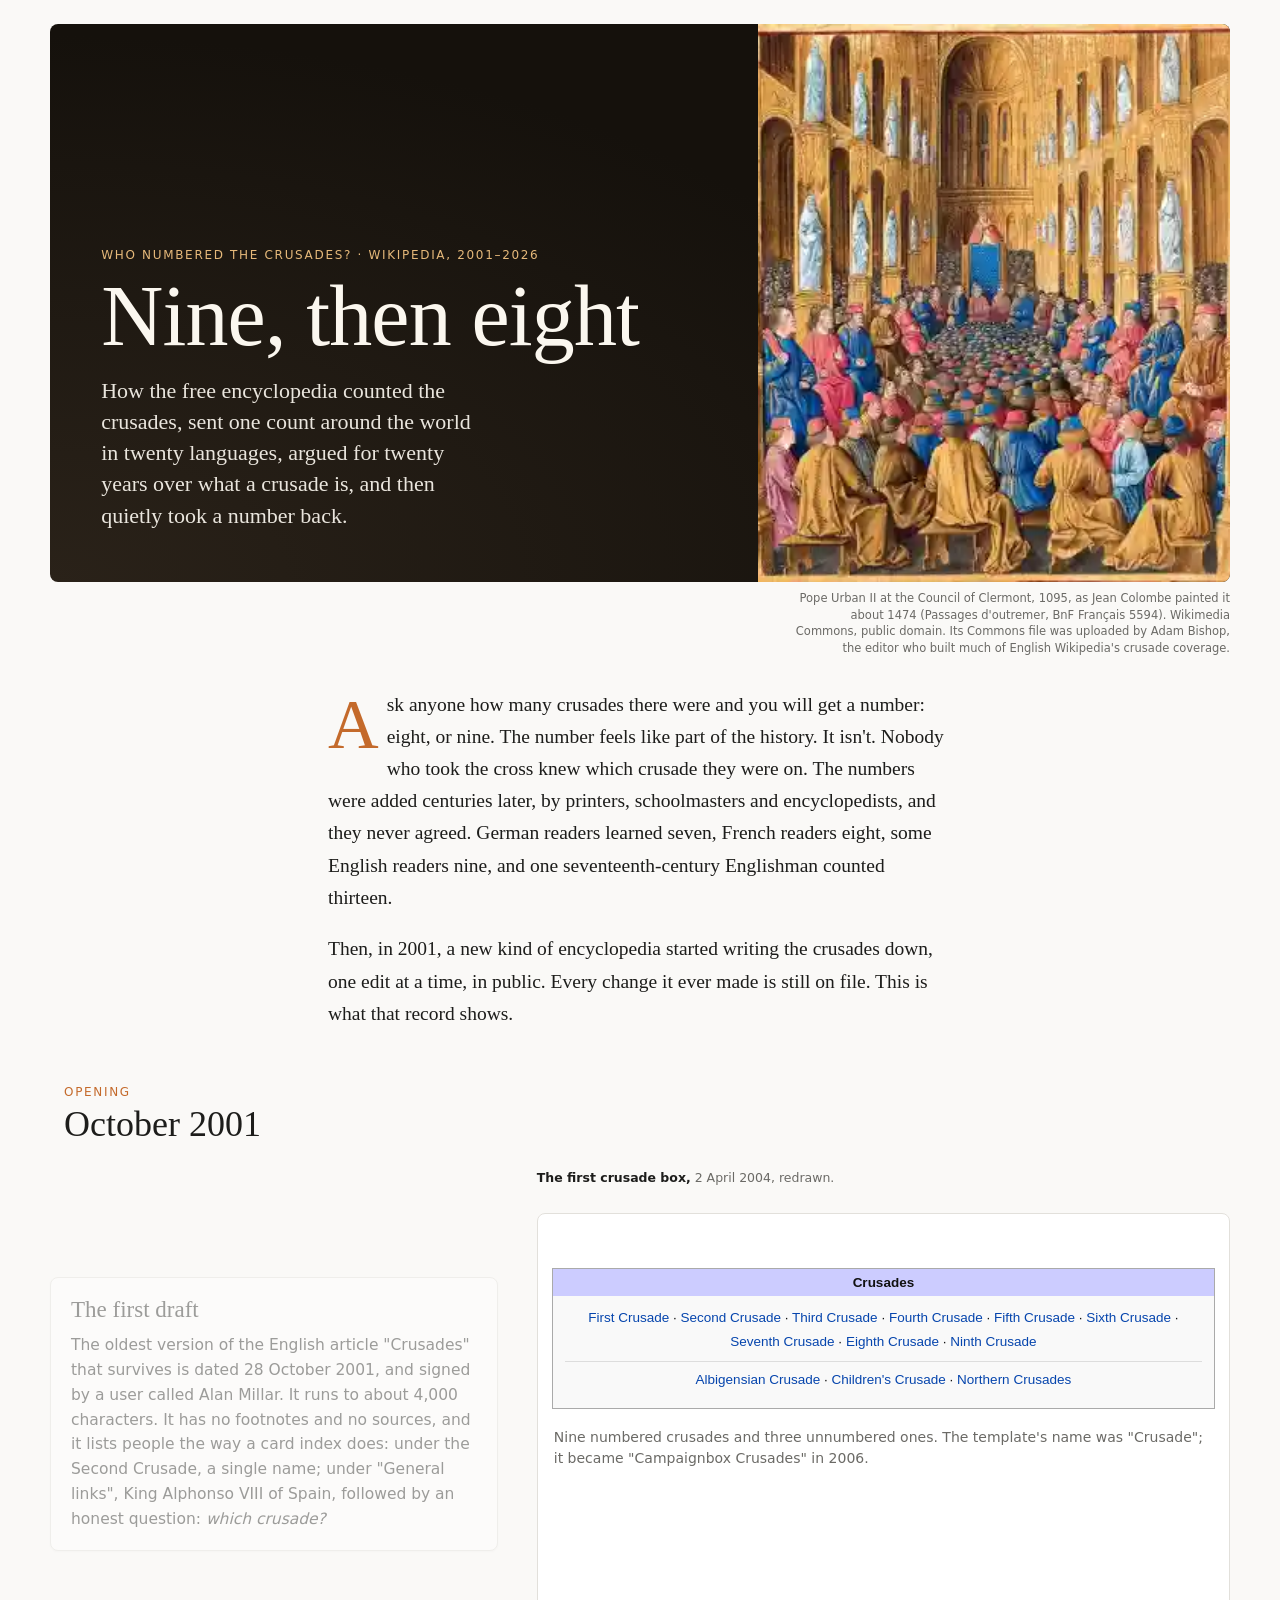
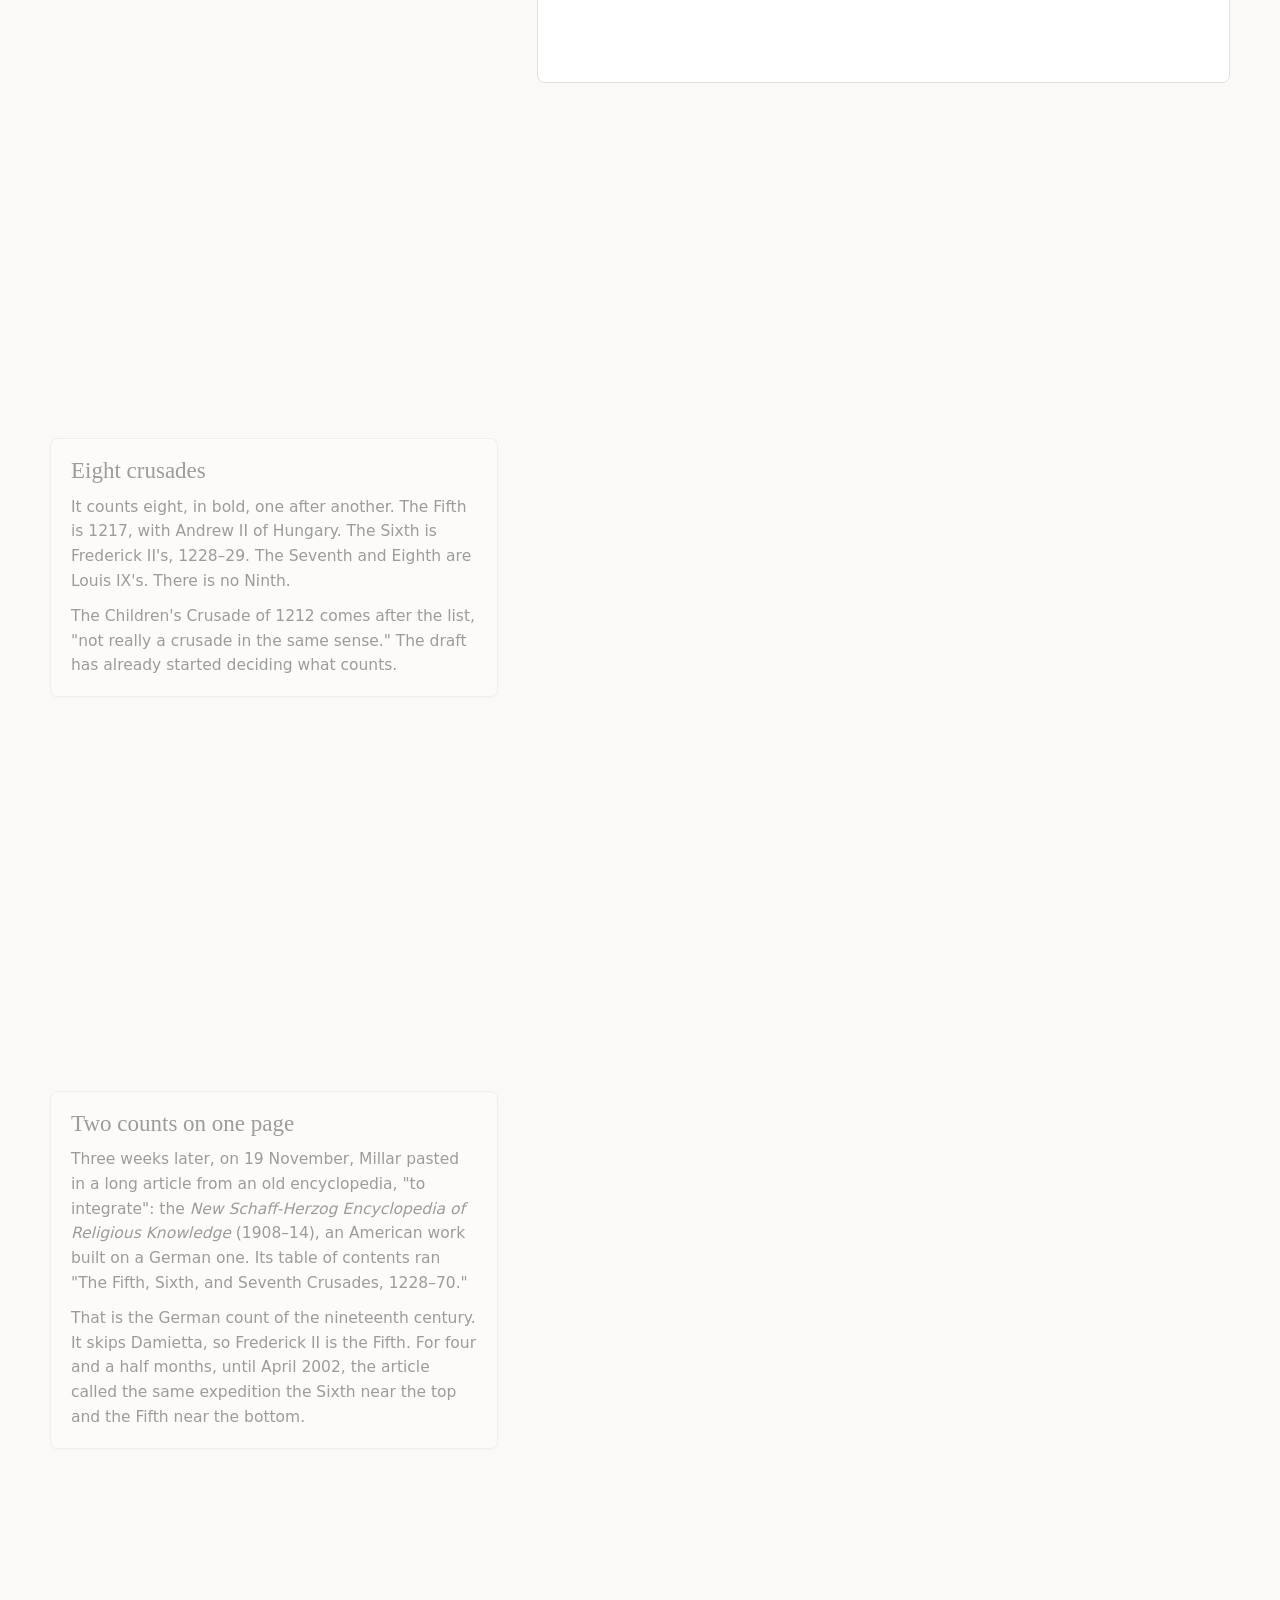
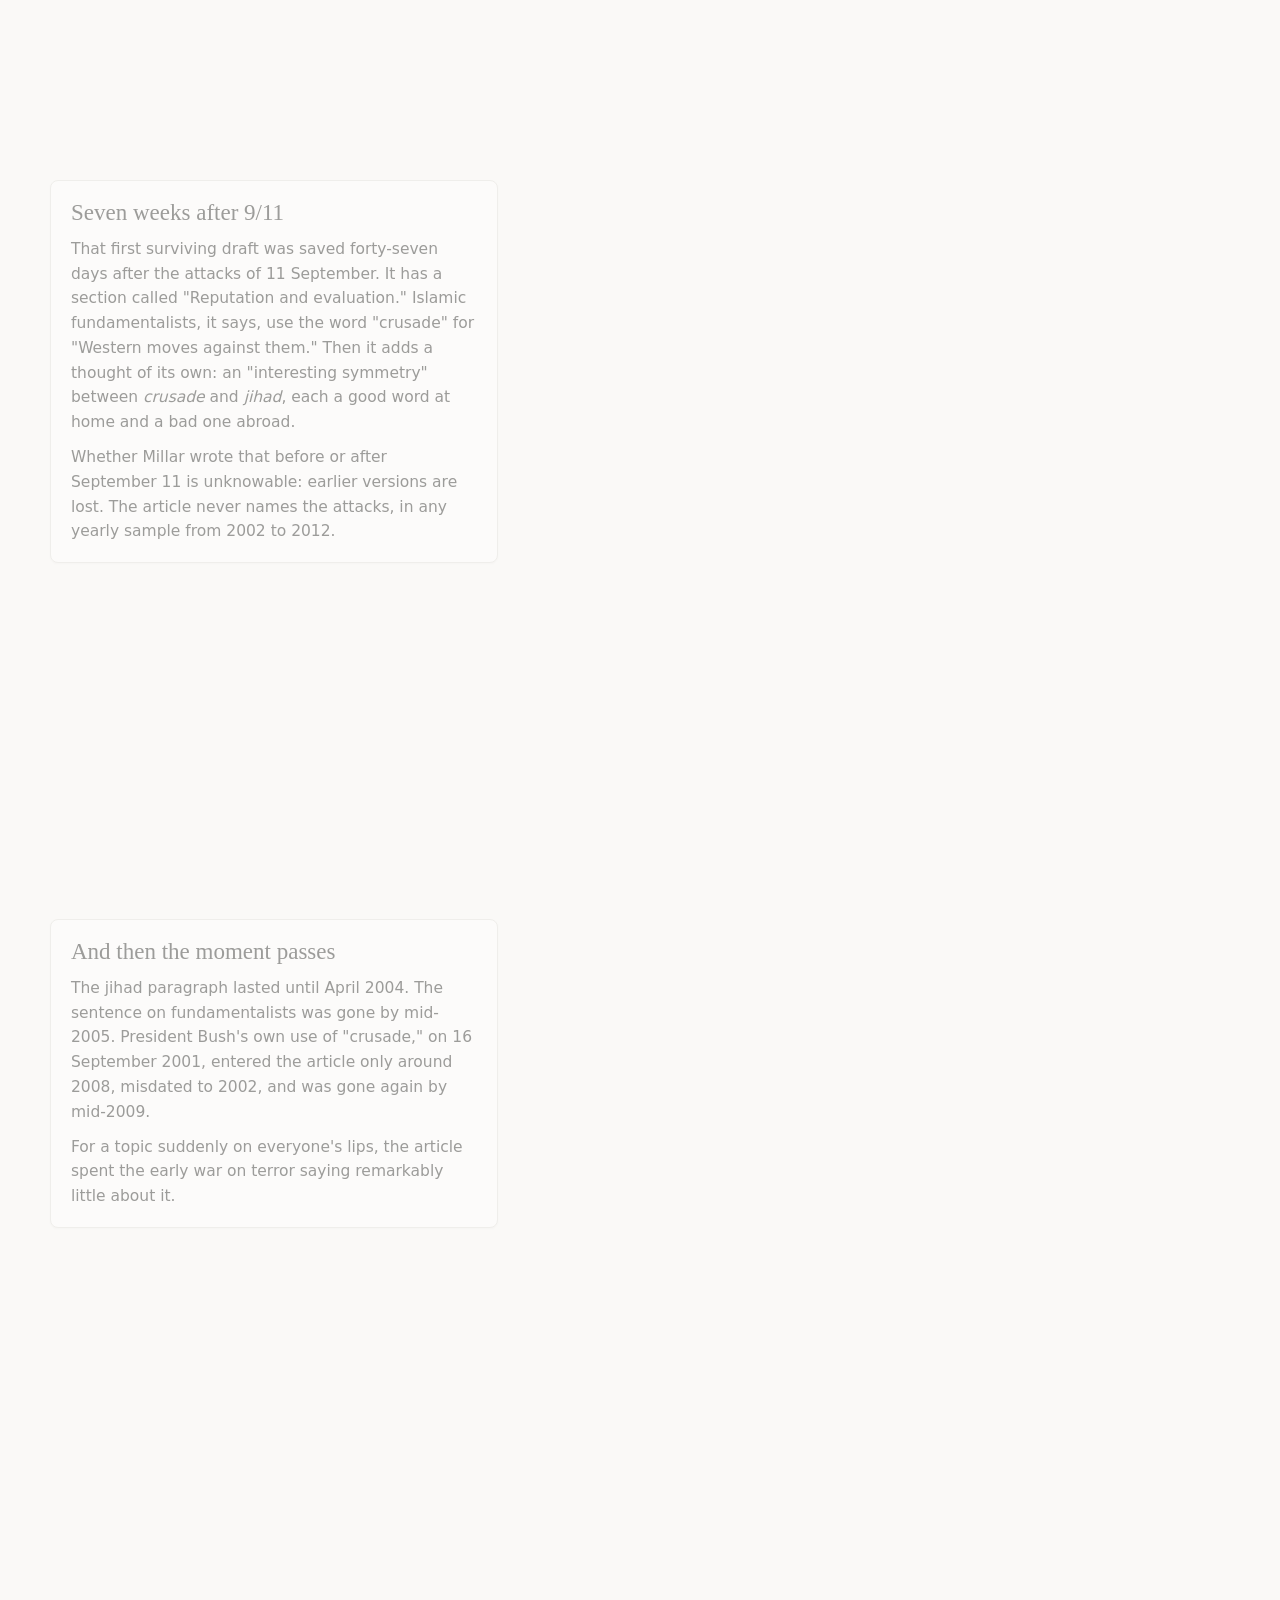
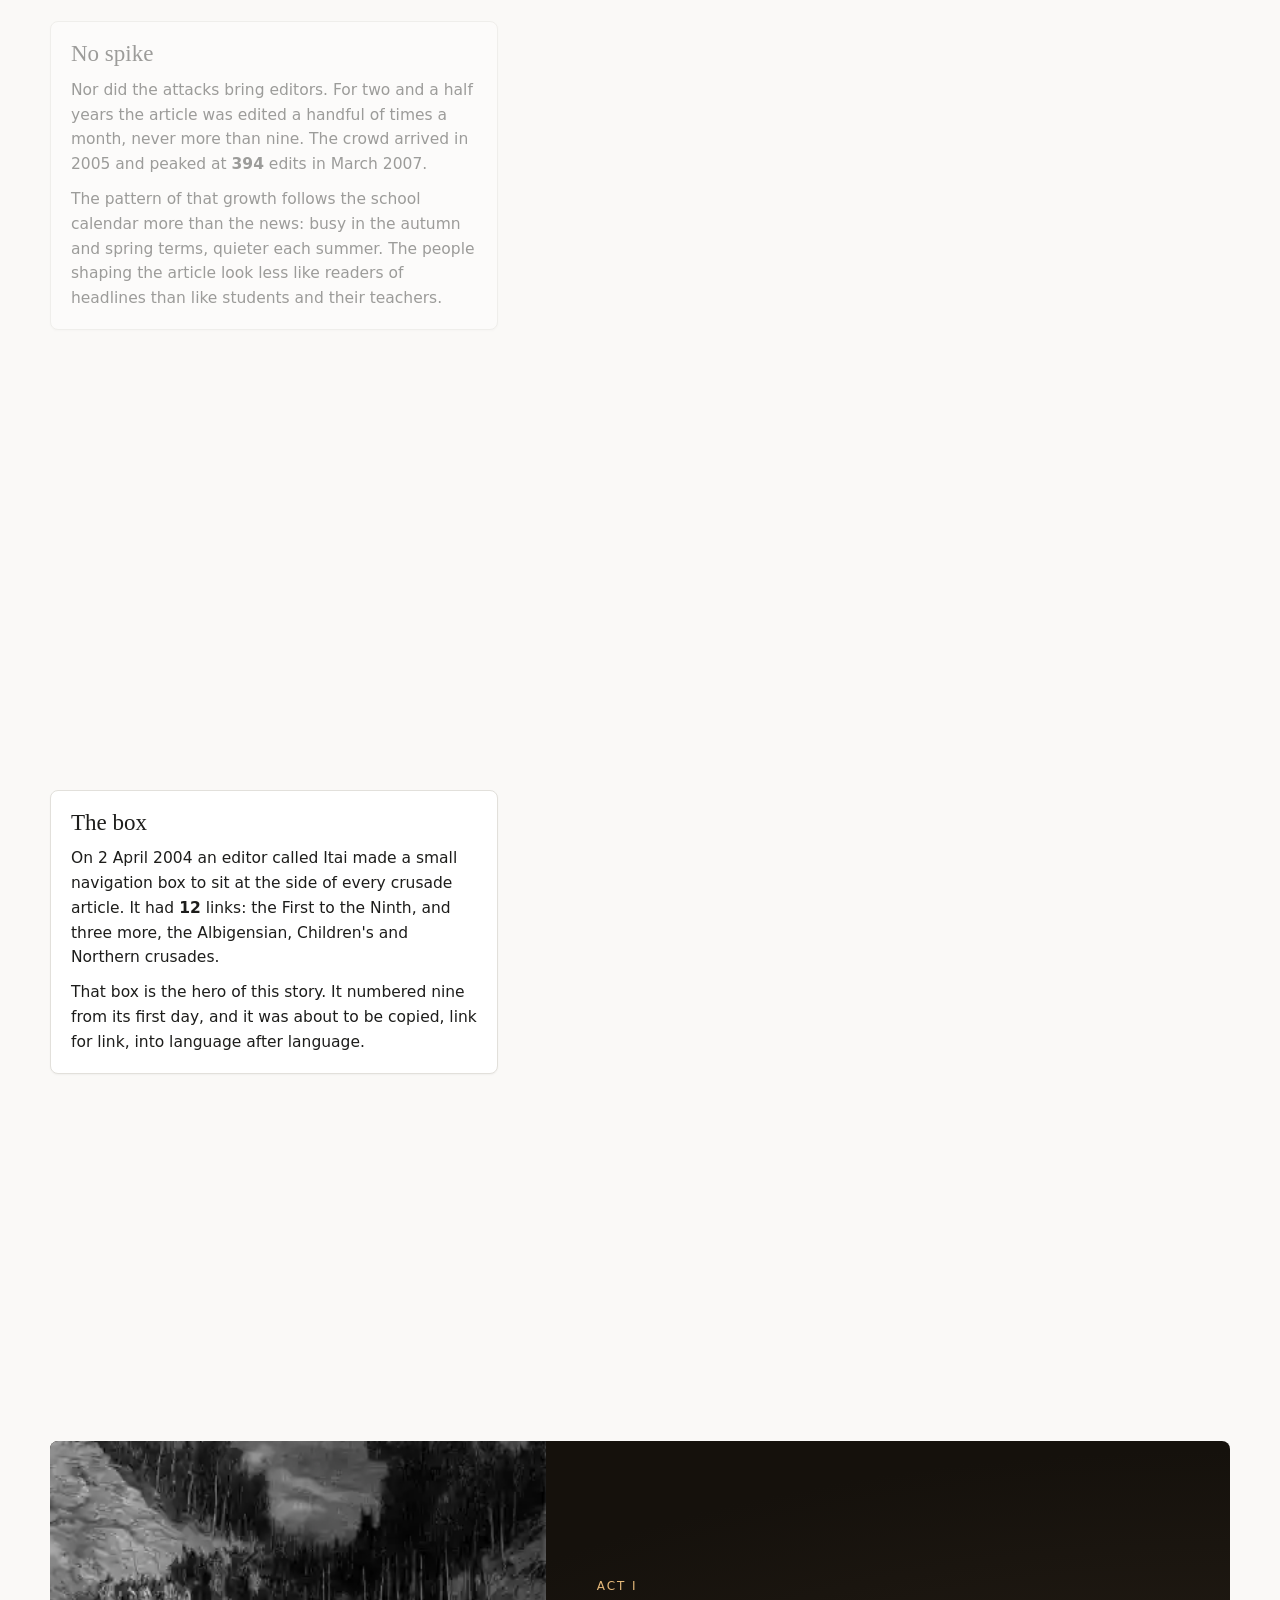
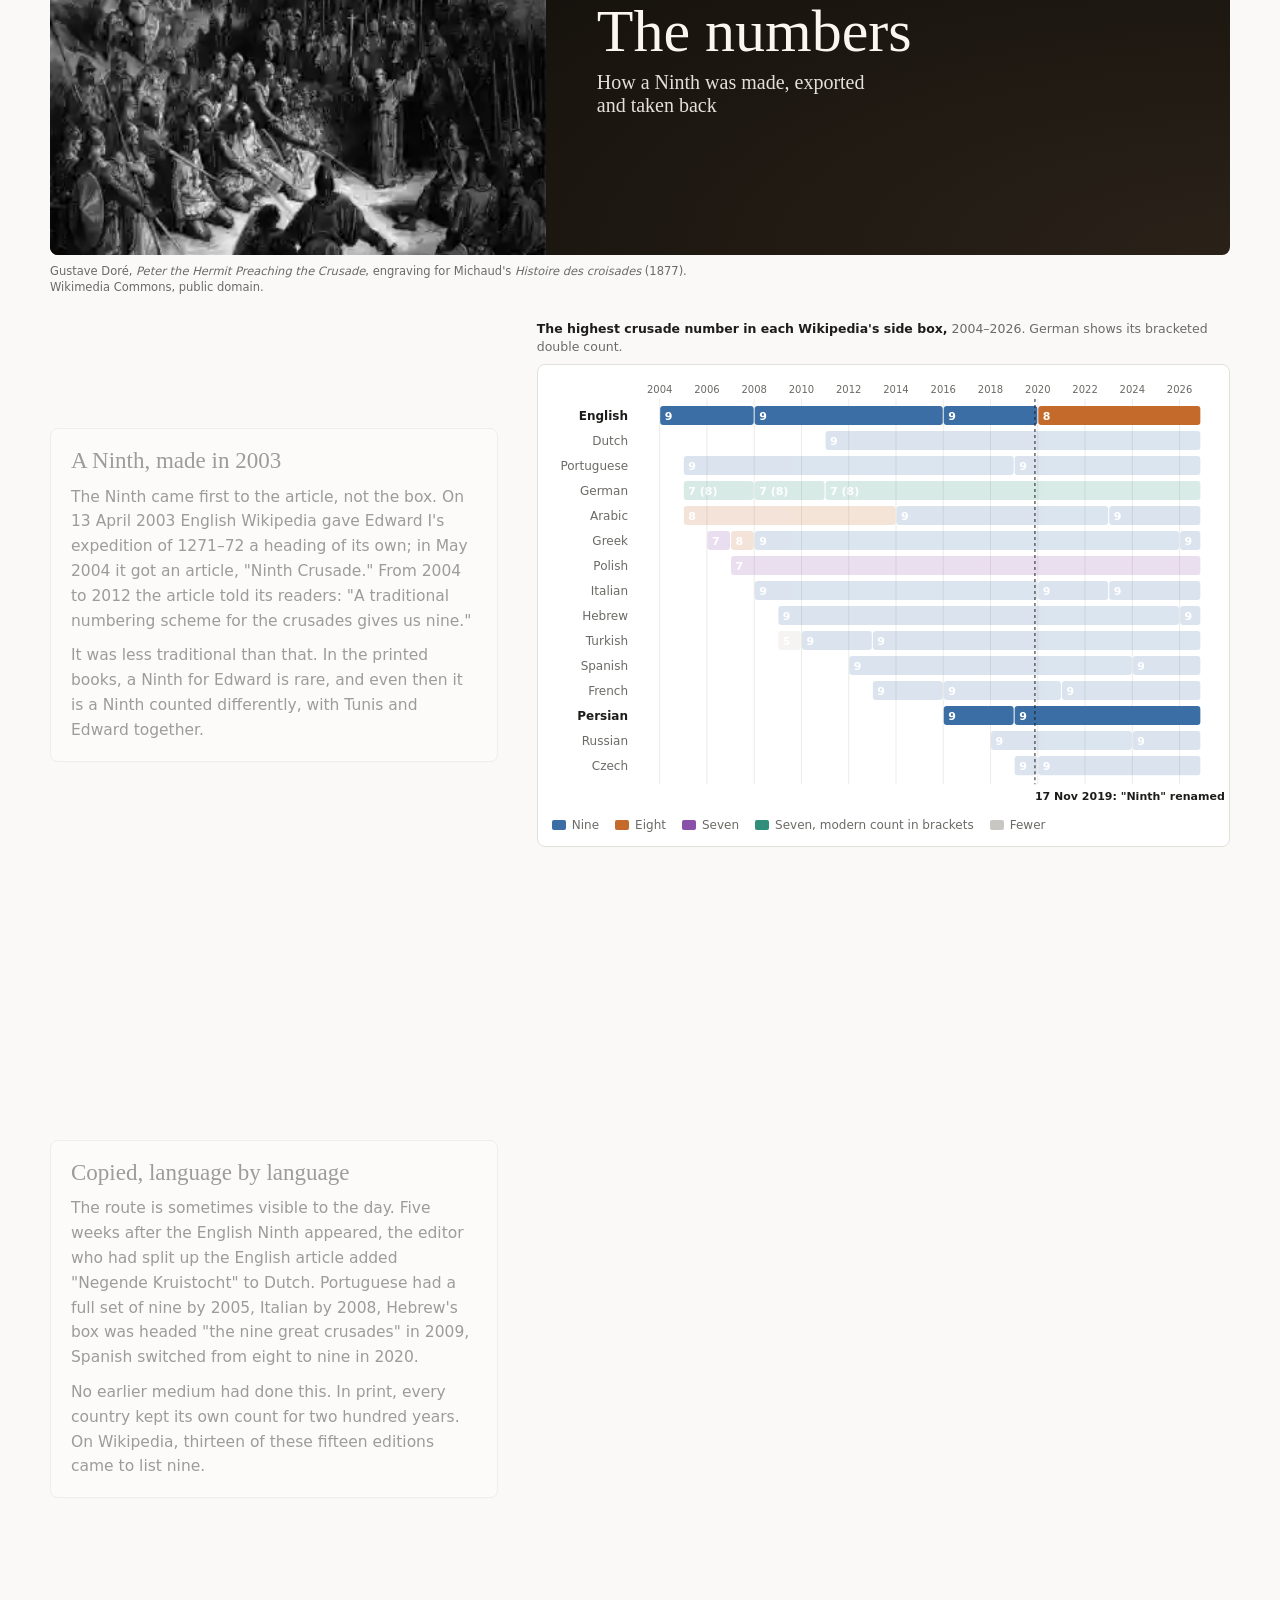
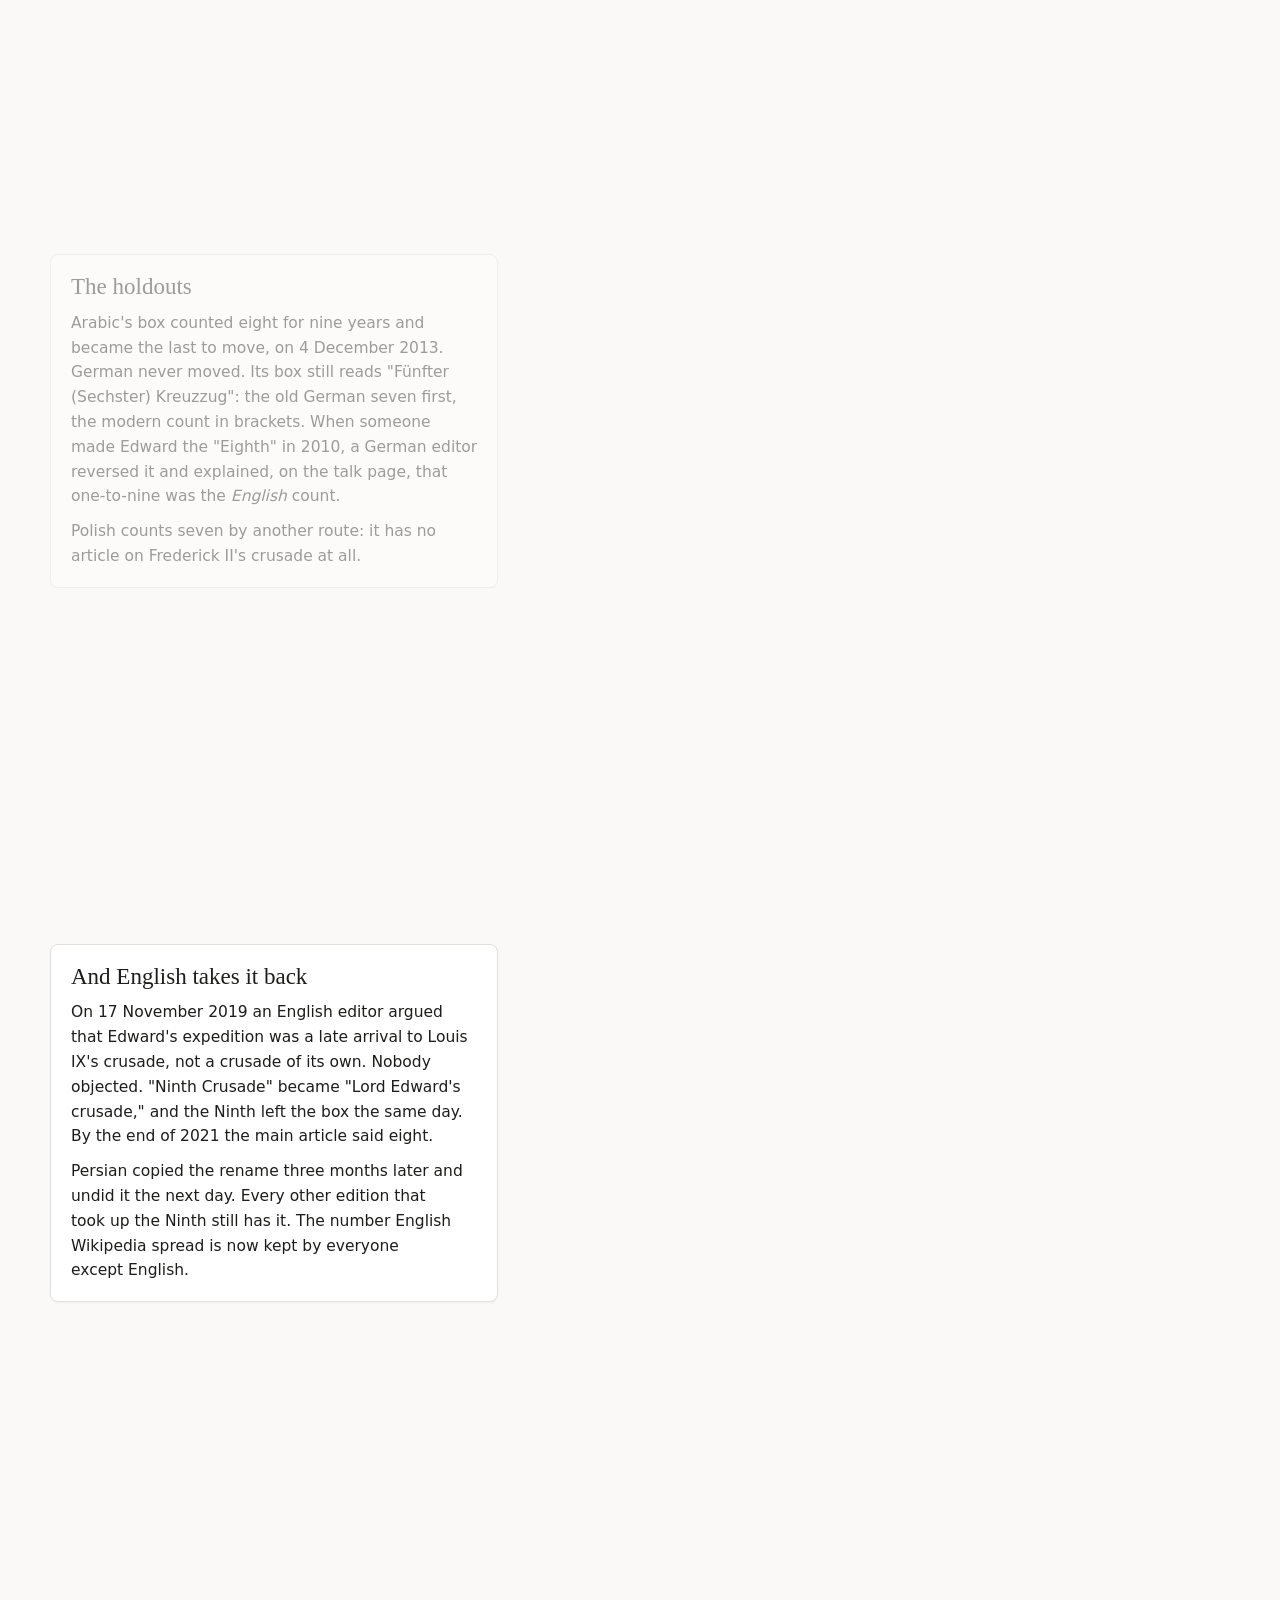
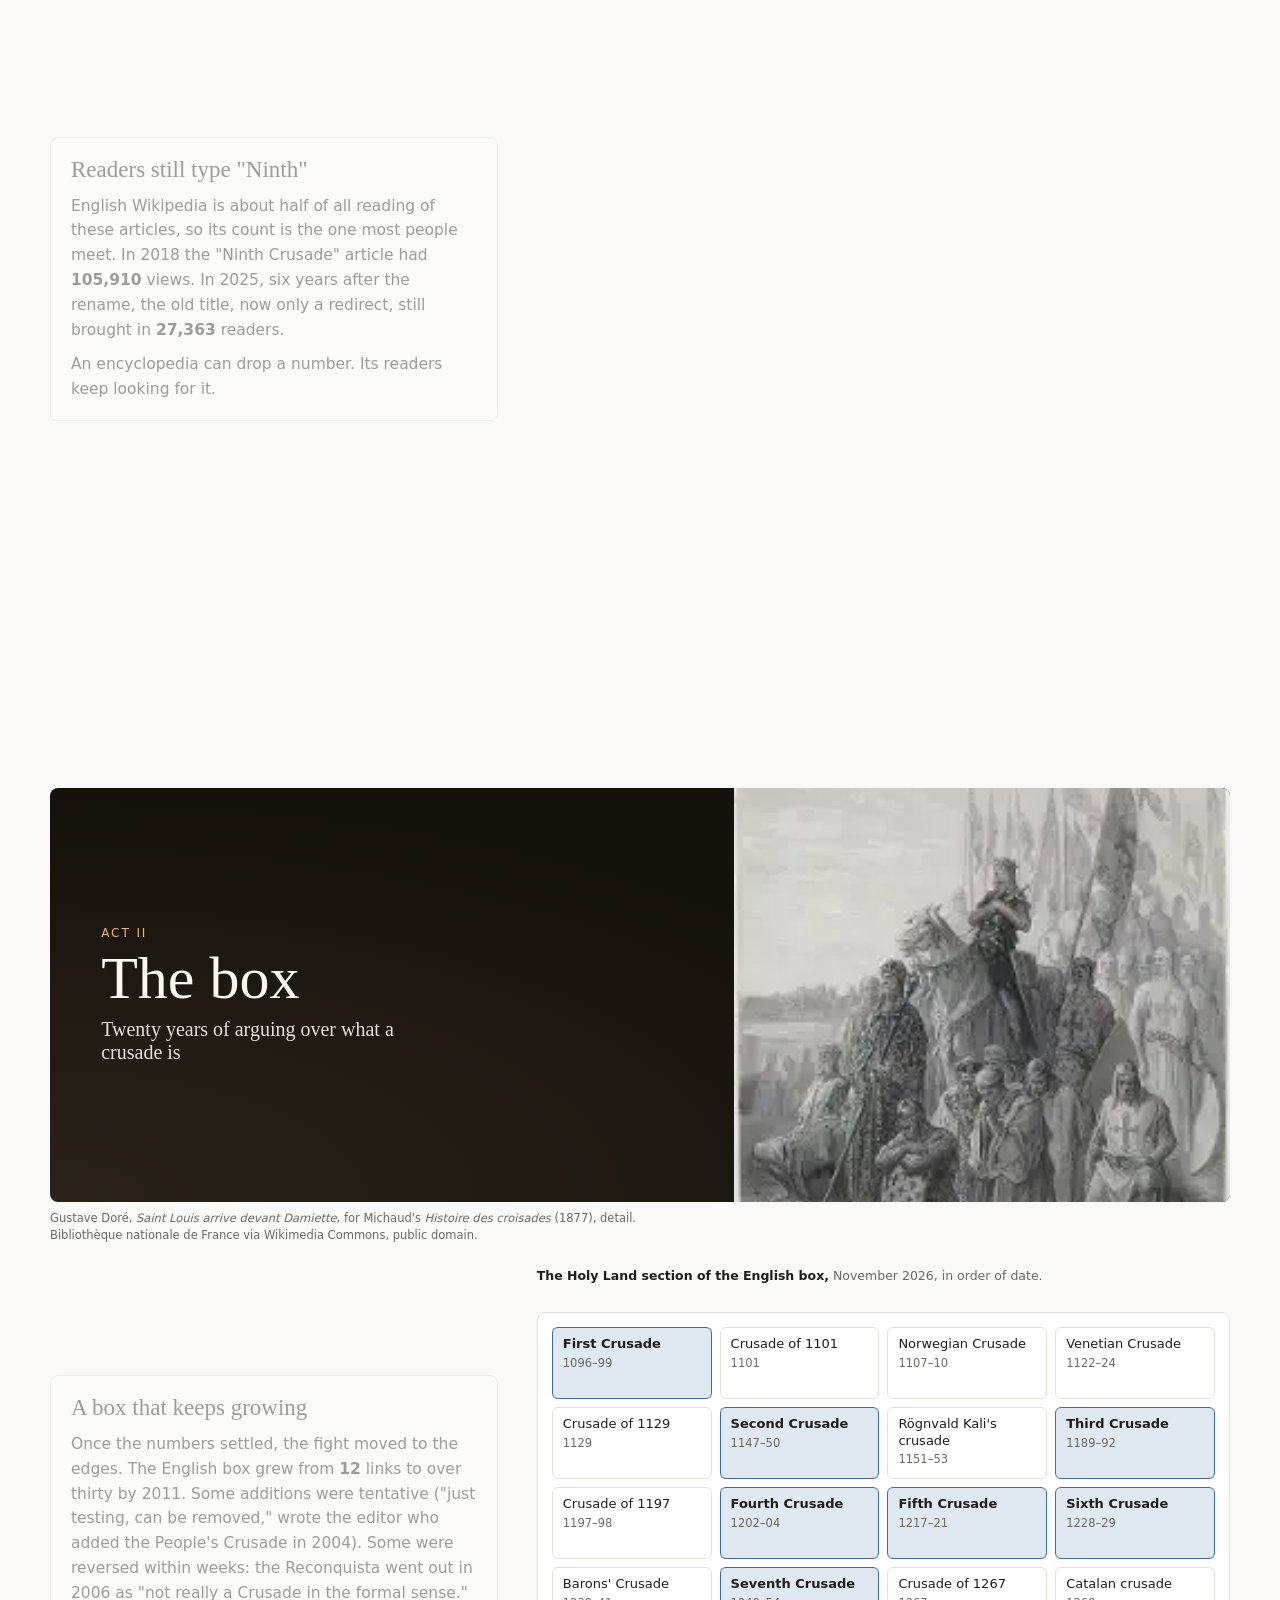
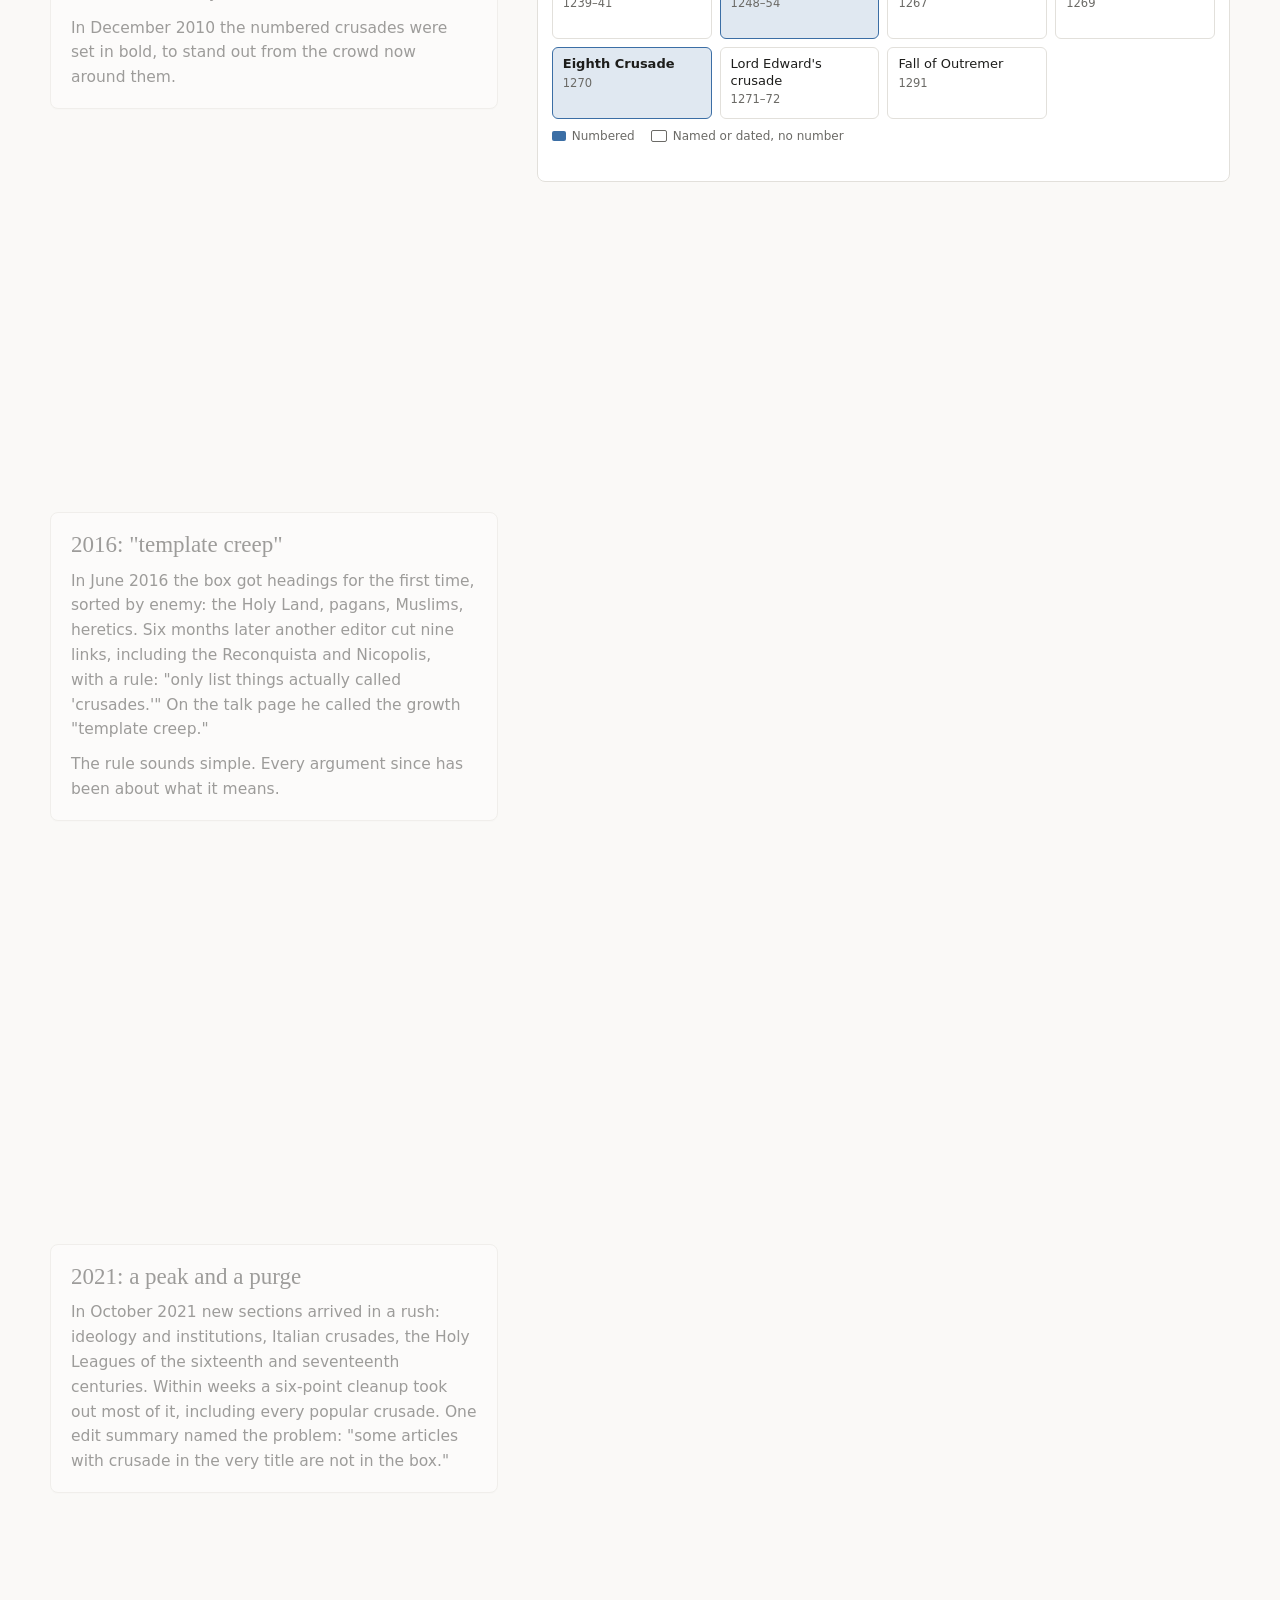
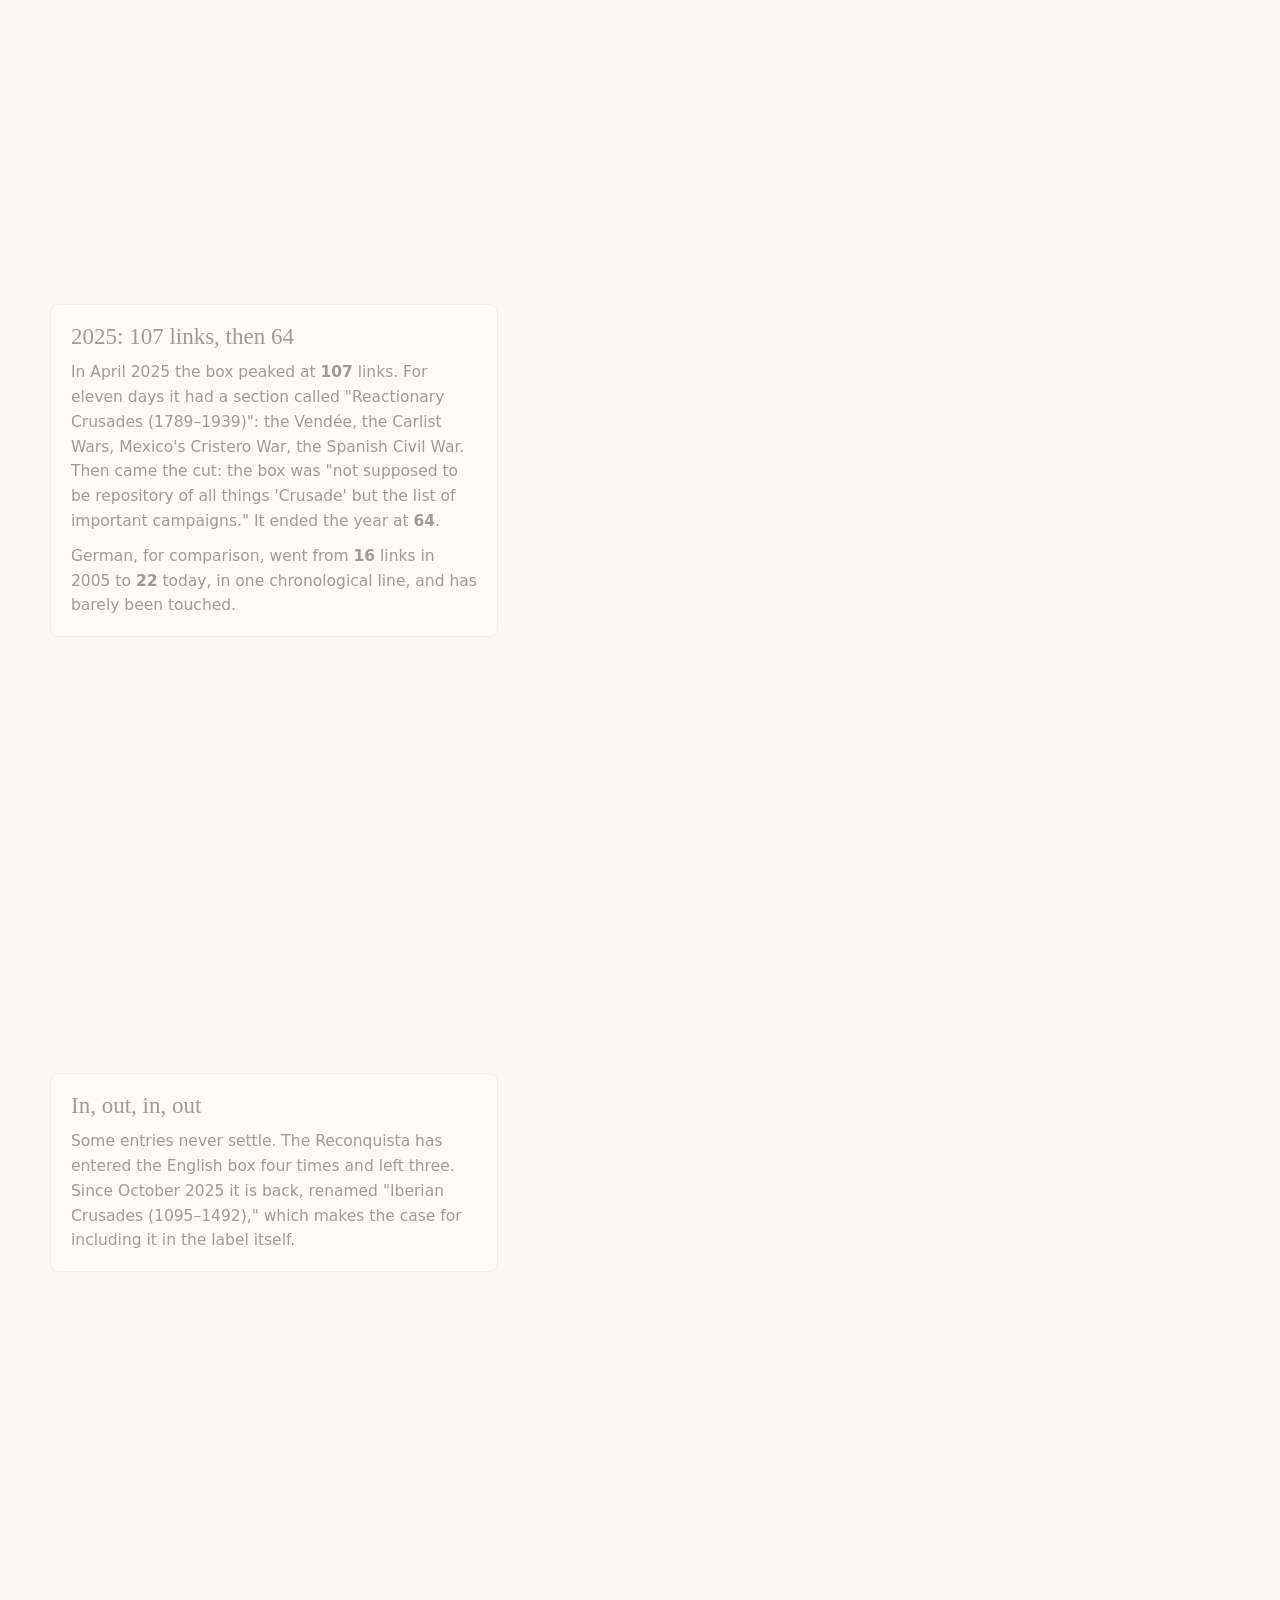
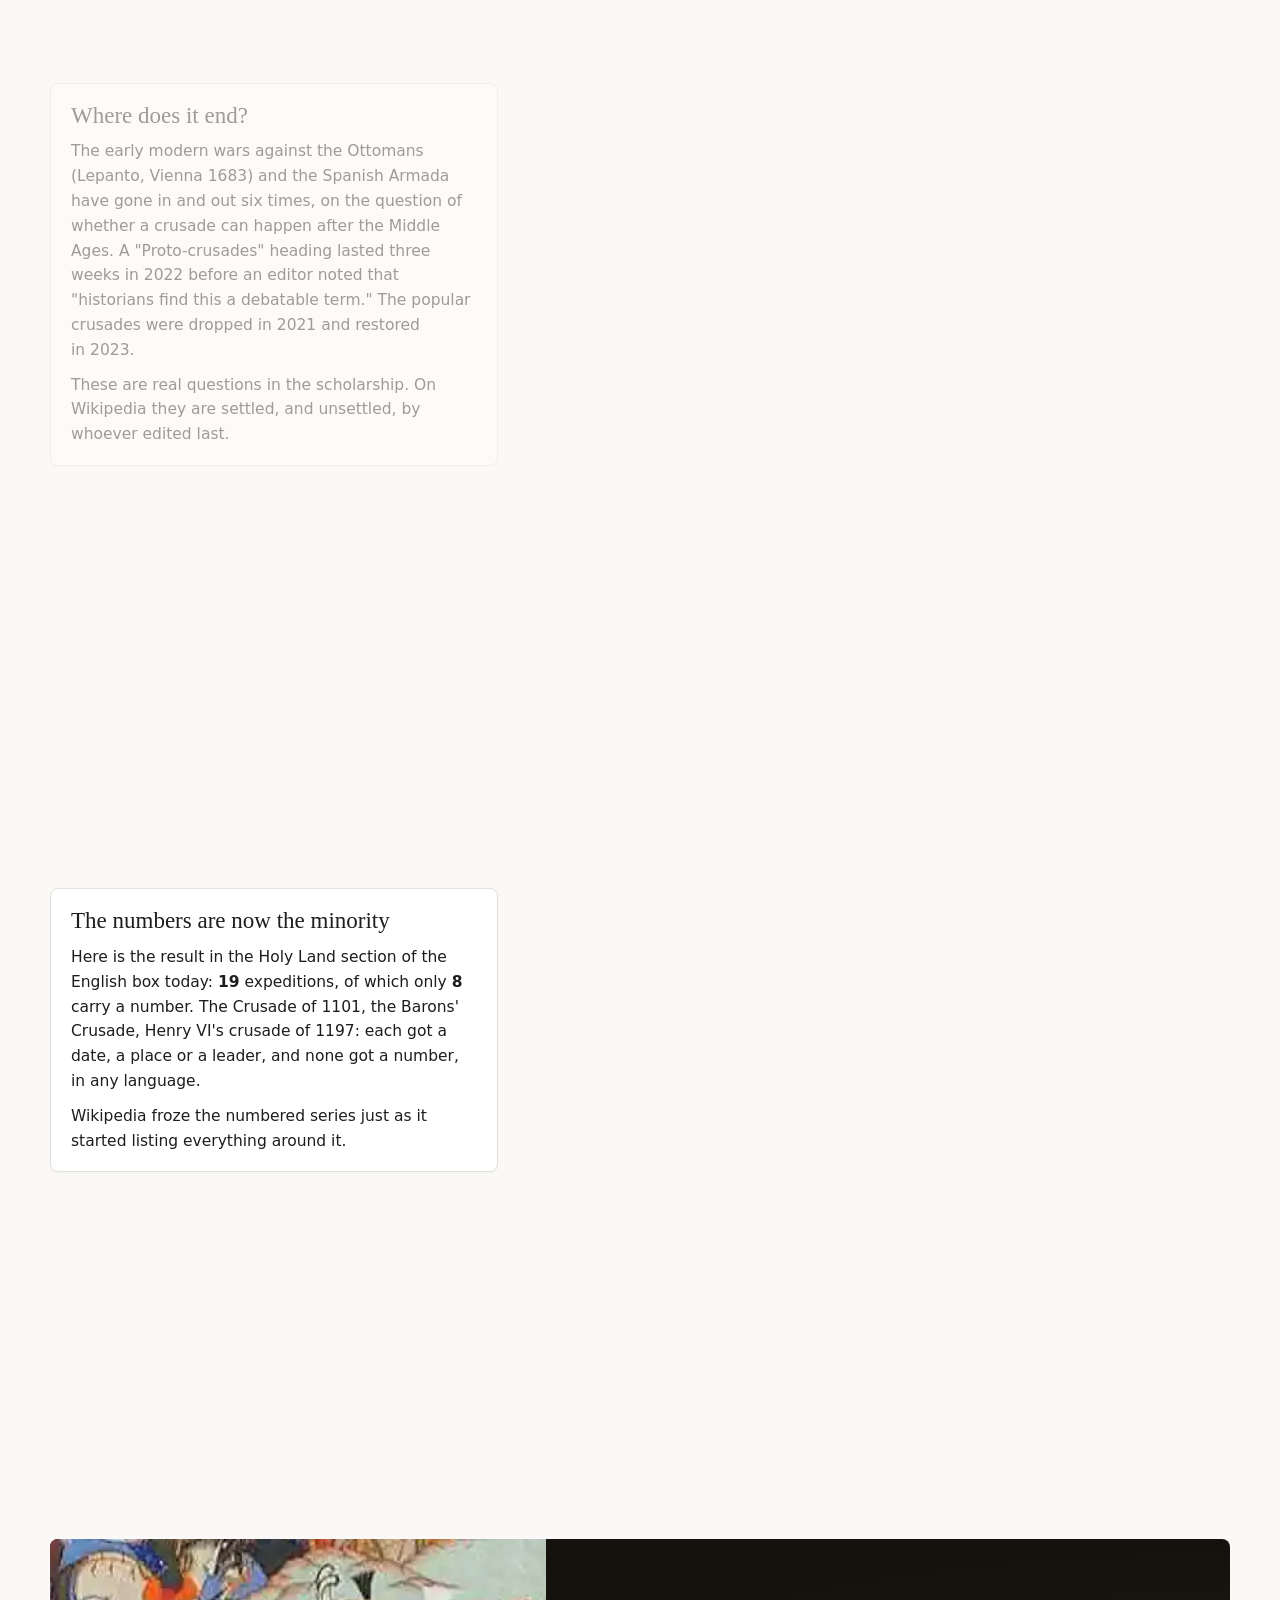
<file: site/wikipedia-story/standalone.html>
<!DOCTYPE html><html><head><meta charset="utf-8"><meta name="viewport" content="width=device-width"><style>
:root{--color-fg:#1d1d1b;--color-fg-muted:#6b6a66;--color-bg:#faf9f7;--color-panel:#ffffff;--color-border-line:#e2e0db;--color-ok:#2f7d4f;--color-warn:#b7791f;--color-bad:#b23b3b;
--font-anthropic-sans:system-ui,sans-serif;--font-anthropic-serif:Georgia,serif;--cds-font-size-caption:12px;--cds-font-size-body:15px;--cds-font-size-heading:19px;--cds-font-size-title:28px;--cds-font-weight-medium:600;
--cds-gap-xs:4px;--cds-gap-sm:8px;--cds-gap-md:12px;--cds-gap-lg:20px;--cds-gap-xl:32px;--cds-pad-sm:8px;--cds-pad-md:12px;--cds-pad-lg:16px;--cds-radius:8px;
--c1:#3b6ea5;--c2:#c46a2b;--c3:#8a4fa8;--c4:#2f8f7a;--c5:#a33;--cds-chart-grid:#ecebe7;--cds-chart-axis:#c9c7c1;--cds-text-secondary:#6b6a66;--cds-chart-muted:#c9c7c1;--cds-surface-popover:#fff;--cds-border:#e2e0db;--cds-shadow-popover:0 4px 16px rgba(0,0,0,.12)}
body{margin:0;background:var(--color-bg)} #dash-root{padding:24px}
</style>
<script src="d3.min.js"></script><script>window.__DASH_DATA__={"edits": "month,edits,editors\n2001-10,1,1\n2001-11,1,1\n2001-12,2,2\n2002-01,6,6\n2002-02,2,2\n2002-03,1,1\n2002-04,3,1\n2002-05,1,1\n2002-06,0,0\n2002-07,0,0\n2002-08,2,1\n2002-09,7,6\n2002-10,8,3\n2002-11,2,1\n2002-12,0,0\n2003-01,2,2\n2003-02,1,1\n2003-03,0,0\n2003-04,1,1\n2003-05,0,0\n2003-06,1,1\n2003-07,6,3\n2003-08,1,1\n2003-09,4,2\n2003-10,6,4\n2003-11,9,6\n2003-12,4,2\n2004-01,1,1\n2004-02,2,2\n2004-03,13,9\n2004-04,12,9\n2004-05,11,9\n2004-06,10,7\n2004-07,20,11\n2004-08,10,7\n2004-09,19,13\n2004-10,14,11\n2004-11,22,15\n2004-12,43,26\n2005-01,36,24\n2005-02,23,14\n2005-03,34,23\n2005-04,70,42\n2005-05,100,40\n2005-06,42,30\n2005-07,37,24\n2005-08,66,36\n2005-09,38,26\n2005-10,94,57\n2005-11,229,103\n2005-12,130,72\n2006-01,91,44\n2006-02,162,81\n2006-03,198,93\n2006-04,14,12\n2006-05,21,10\n2006-06,43,33\n2006-07,69,35\n2006-08,107,50\n2006-09,228,99\n2006-10,268,118\n2006-11,210,94\n2006-12,58,24\n2007-01,323,159\n2007-02,349,179\n2007-03,394,191\n2007-04,336,194\n2007-05,352,207\n2007-06,155,89\n2007-07,119,68\n2007-08,87,51\n2007-09,135,84\n2007-10,102,47\n2007-11,274,150\n2007-12,214,117\n2008-01,118,64\n2008-02,17,16\n2008-03,115,57\n2008-04,36,17\n2008-05,35,17\n2008-06,17,13\n2008-07,20,15\n2008-08,11,7\n2008-09,8,8\n2008-10,14,8\n2008-11,12,9\n2008-12,8,7\n", "links": "language,month,links\nen,2004-04,12\nen,2004-12,16\nen,2006-07,19\nen,2006-08,20\nen,2006-10,21\nen,2007-03,22\nen,2007-08,23\nen,2007-09,24\nen,2007-10,26\nen,2008-03,25\nen,2008-05,26\nen,2008-11,27\nen,2009-06,28\nen,2009-09,29\nen,2009-10,24\nen,2010-07,25\nen,2010-12,32\nen,2011-02,35\nen,2011-10,36\nen,2011-11,37\nen,2013-03,36\nen,2013-04,37\nen,2013-07,38\nen,2013-10,39\nen,2013-11,40\nen,2014-03,41\nen,2014-10,37\nen,2015-04,38\nen,2016-01,40\nen,2016-02,42\nen,2016-06,43\nen,2016-07,44\nen,2016-08,43\nen,2016-09,46\nen,2016-12,37\nen,2017-04,38\nen,2017-07,39\nen,2017-08,40\nen,2017-12,41\nen,2018-02,42\nen,2018-07,43\nen,2018-08,47\nen,2018-10,48\nen,2019-07,46\nen,2019-10,47\nen,2019-11,48\nen,2020-01,49\nen,2020-06,50\nen,2020-08,51\nen,2021-02,52\nen,2021-04,51\nen,2021-05,52\nen,2021-08,55\nen,2021-10,67\nen,2021-11,44\nen,2022-01,47\nen,2022-02,45\nen,2022-07,46\nen,2022-11,49\nen,2023-04,50\nen,2023-05,53\nen,2023-06,55\nen,2023-07,56\nen,2023-08,66\nen,2024-05,67\nen,2024-08,70\nen,2024-09,71\nen,2024-12,72\nen,2025-01,75\nen,2025-03,79\nen,2025-04,107\nen,2025-05,83\nen,2025-08,71\nen,2025-09,62\nen,2025-10,65\nen,2025-12,64\nen,2026-10,64\nde,2005-05,16\nde,2007-12,17\nde,2008-05,18\nde,2010-09,19\nde,2010-10,20\nde,2012-11,19\nde,2016-02,20\nde,2023-07,21\nde,2026-01,22\nde,2026-10,22\n", "eras": "start,end,label\n2004-04,2006-06,A short list\n2006-06,2016-06,One timeline\n2016-06,2016-12,By enemy\n2016-12,2021-10,By region and period\n2021-10,2025-08,Every section\n2025-08,2026-11,Slimmed down\n", "events": "month,label,step\n2004-04,Box created: nine numbered plus three,early\n2004-12,\"\"\"just testing, can be removed\"\"\",early\n2006-07,Reconquista out: \u201cnot really a Crusade\u201d,early\n2010-12,Numbered crusades set in bold,early\n2016-06,Headings by enemy,y2016\n2016-12,\u201conly list things actually called crusades\u201d,y2016\n2021-10,Holy Leagues and ideology,y2021\n2021-11,Six-point cleanup,y2021\n2025-04,Reactionary crusades: 11 days,y2025\n2025-08,\u201cslimming down\u201d,y2025\n2025-10,Reconquista becomes Iberian Crusades,y2025\n", "contested": "item,start,end\nReconquista,2006-06-15,2006-06-21\nReconquista,2006-07-06,2006-07-31\nReconquista,2010-12-28,2016-12-16\nReconquista,2017-12-10,\nIberian battles,2009-09-29,2016-12-16\nIberian battles,2018-08-28,2021-11-02\nIberian battles,2022-01-15,2022-02-09\nNicopolis,2006-06-15,2006-06-21\nNicopolis,2006-07-06,2016-12-16\nNicopolis,2017-04-15,\n\"Lepanto, Vienna, Armada\",2008-03-31,2009-09-29\n\"Lepanto, Vienna, Armada\",2010-12-29,2014-10-21\n\"Lepanto, Vienna, Armada\",2016-09-13,2016-12-16\n\"Lepanto, Vienna, Armada\",2017-04-15,2017-04-17\n\"Lepanto, Vienna, Armada\",2021-10-29,2021-11-02\n\"Lepanto, Vienna, Armada\",2024-08-29,2025-08-30\nPopular crusades,2004-04-02,2021-11-02\nPopular crusades,2023-05-30,\nHoly Leagues,2021-10-27,\nNorthern crusades,2004-04-02,\nCrusades against heretics,2004-04-02,\nProto-crusades,2010-12-29,2016-12-16\nProto-crusades,2022-01-15,2022-02-09\nIdeology and institutions,2021-10-13,2025-08-10\nReactionary crusades 1789\u20131939,2025-04-25,2025-05-06\n", "ninth": "year,ninth_crusade,lord_edwards_crusade,total,page_status\n2016,98855,0,98855,article\n2017,98671,0,98671,article\n2018,105910,0,105910,article\n2019,103889,5349,109238,renamed 17 Nov\n2020,56653,63298,119951,redirect\n2021,46497,65844,112341,redirect\n2022,32755,60334,93089,redirect\n2023,28488,69575,98063,redirect\n2024,26411,61454,87865,redirect\n2025,27363,54585,81948,redirect\n", "wp_counts": "id,language,language_label,start,end,top,double,note\nwikipedia-english-navigation-box-2004-2007,en,English,2004,2007,9,no,\nwikipedia-arabic-navigation-box-2005-2013,ar,Arabic,2005,2013,8,no,\"Eighth until 4 December 2013, the last box to reach nine.\"\nwikipedia-german-navigation-box-2005-2007,de,German,2005,2007,7,yes,\"Modern count in brackets: \"\"F\u00fcnfter (Sechster) Kreuzzug\"\".\"\nwikipedia-portuguese-navigation-box-2005-2018,pt,Portuguese,2005,2018,9,no,\nwikipedia-greek-navigation-box-2006,el,Greek,2006,2006,7,no,\nwikipedia-greek-navigation-box-2007,el,Greek,2007,2007,8,no,\nwikipedia-polish-navigation-box-2007,pl,Polish,2007,2026,7,no,\"Frederick II absent: no article, no link. 2014 sample (only Alexandria linked) skipped as anomalous.\"\nwikipedia-english-navigation-box-2008-2015,en,English,2008,2015,9,no,\nwikipedia-german-navigation-box-2008-2010,de,German,2008,2010,7,yes,\nwikipedia-greek-navigation-box-2008-2025,el,Greek,2008,2025,9,no,\nwikipedia-italian-navigation-box-2008-2019,it,Italian,2008,2019,9,no,\nwikipedia-hebrew-navigation-box-2009-2025,he,Hebrew,2009,2025,9,no,\nwikipedia-turkish-navigation-box-2009,tr,Turkish,2009,2009,5,no,\nwikipedia-turkish-navigation-box-2010-2012,tr,Turkish,2010,2012,9,no,\nwikipedia-dutch-navigation-box-2011,nl,Dutch,2011,2026,9,no,\nwikipedia-german-navigation-box-2011,de,German,2011,2026,7,yes,\nwikipedia-spanish-navigation-box-2012-2023,es,Spanish,2012,2023,9,no,\nwikipedia-french-navigation-box-2013-2015,fr,French,2013,2015,9,no,\nwikipedia-turkish-navigation-box-2013,tr,Turkish,2013,2026,9,no,\nwikipedia-arabic-navigation-box-2014-2022,ar,Arabic,2014,2022,9,no,\nwikipedia-english-navigation-box-2016-2019,en,English,2016,2019,9,no,\nwikipedia-french-navigation-box-2016-2020,fr,French,2016,2020,9,no,\nwikipedia-persian-navigation-box-2016-2018,fa,Persian,2016,2018,9,no,\nwikipedia-russian-navigation-box-2018-2023,ru,Russian,2018,2023,9,no,\nwikipedia-czech-navigation-box-2019,cs,Czech,2019,2019,9,no,\nwikipedia-persian-navigation-box-2019,fa,Persian,2019,2026,9,no,\nwikipedia-portuguese-navigation-box-2019,pt,Portuguese,2019,2026,9,no,\nwikipedia-czech-navigation-box-2020,cs,Czech,2020,2026,9,no,\nwikipedia-english-navigation-box-2020,en,English,2020,2026,8,no,\"Ninth dropped 17 November 2019; Edward linked as \"\"Lord Edward's crusade\"\".\"\nwikipedia-italian-navigation-box-2020-2022,it,Italian,2020,2022,9,no,\nwikipedia-french-navigation-box-2021,fr,French,2021,2026,9,no,\nwikipedia-arabic-navigation-box-2023,ar,Arabic,2023,2026,9,no,\nwikipedia-italian-navigation-box-2023,it,Italian,2023,2026,9,no,\nwikipedia-russian-navigation-box-2024,ru,Russian,2024,2026,9,no,\nwikipedia-spanish-navigation-box-2024,es,Spanish,2024,2026,9,no,\nwikipedia-greek-navigation-box-2026,el,Greek,2026,2026,9,no,\nwikipedia-hebrew-navigation-box-2026,he,Hebrew,2026,2026,9,no,\n", "holyland": "order,entry,dates,numbered\n1,First Crusade,1096\u201399,yes\n2,Crusade of 1101,1101,no\n3,Norwegian Crusade,1107\u201310,no\n4,Venetian Crusade,1122\u201324,no\n5,Crusade of 1129,1129,no\n6,Second Crusade,1147\u201350,yes\n7,R\u00f6gnvald Kali's crusade,1151\u201353,no\n8,Third Crusade,1189\u201392,yes\n9,Crusade of 1197,1197\u201398,no\n10,Fourth Crusade,1202\u201304,yes\n11,Fifth Crusade,1217\u201321,yes\n12,Sixth Crusade,1228\u201329,yes\n13,Barons' Crusade,1239\u201341,no\n14,Seventh Crusade,1248\u201354,yes\n15,Crusade of 1267,1267,no\n16,Catalan crusade,1269,no\n17,Eighth Crusade,1270,yes\n18,Lord Edward's crusade,1271\u201372,no\n19,Fall of Outremer,1291,no\n", "scope_grid": "language,category,now,ever,items\nen,NUM,9,9,Third Crusade; Second Crusade; First Crusade; Fourth Crusade; Fifth Crusade; Seventh Crusade; Eighth Crusade; Ninth Crusade; Sixth Crusade\nen,LEV,10,10,Norwegian Crusade; Crusade of 1101; Crusade of 1197; Barons' Crusade; Venetian Crusade; Crusade of 1129; Crusade of 1267; Fall of Outremer; Crusade of the Infants of Aragon; R\u00f6gnvald Kali's Crusade\nen,POP,6,8,Children's Crusade; People's Crusade; Shepherds' Crusade of 1251; Shepherds' Crusade of 1320; Crusade of the Poor; Popular crusades\nen,IBER,1,7,Iberian Crusades\nen,NORTH,10,12,Northern Crusades; Livonian Crusade; Wendish Crusade; Prussian Crusade; Lithuanian Crusade; Second Swedish Crusade; First Swedish Crusade; Third Swedish Crusade; Kalmare ledung; 1240\u20131241 Votia campaign\nen,HER,6,6,Albigensian Crusade; Hussite Wars; Bosnian Crusade; Crusade against the Stedinger; Drenther Crusade; Bohemian Crusade (1340)\nen,POLIT,5,13,Aragonese Crusade; Despenser's Crusade; Crusade against the Colonna family; Crusade against the Hohenstaufen; Crusades against Christians\nen,LATE,17,31,Alexandrian Crusade; Battle of Nicopolis; Barbary Crusade; Crusade of Varna; Savoyard crusade; Smyrniote crusades; Holy League; Holy League; Bona crusade; Holy League; Holy League; Crusade of Tedelis; Holy League of Pope Clement VIII; Crusades after Acre of 1291\u20131399; Crusades of the 15th century; Holy League of 1332; Holy League\nen,PROTO,0,1,\nen,MODERN,0,21,\nde,NUM,9,9,Third Crusade; Second Crusade; First Crusade; Fourth Crusade; Fifth Crusade; Seventh Crusade; Eighth Crusade; Ninth Crusade; Sixth Crusade\nde,LEV,4,6,Norwegian Crusade; Crusade of 1101; Crusade of 1197; Barons' Crusade\nde,POP,5,7,Children's Crusade; People's Crusade; Shepherds' Crusade of 1251; Shepherds' Crusade of 1320; Crusade of the Poor\nde,IBER,0,0,\nde,NORTH,1,1,Wendish Crusade\nde,HER,1,1,Albigensian Crusade\nde,POLIT,0,0,\nde,LATE,2,2,Alexandrian Crusade; Battle of Nicopolis\nde,PROTO,0,0,\nde,MODERN,0,0,\nfr,NUM,9,9,Third Crusade; Second Crusade; First Crusade; Fourth Crusade; Fifth Crusade; Seventh Crusade; Eighth Crusade; Ninth Crusade; Sixth Crusade\nfr,LEV,8,8,Norwegian Crusade; Crusade of 1101; Crusade of 1197; Barons' Crusade; Venetian Crusade; Siege of Damietta; Siege of Damietta; Siege of Damietta\nfr,POP,4,4,Children's Crusade; People's Crusade; Shepherds' Crusade of 1251; Shepherds' Crusade of 1320\nfr,IBER,2,6,Crusade of Barbastro; Siege of Lisbon\nfr,NORTH,9,10,Livonian Crusade; Wendish Crusade; Prussian Crusade; Lithuanian Crusade; Second Swedish Crusade; First Swedish Crusade; Third Swedish Crusade; Kalmare ledung; 1240 Izborsk and Pskov campaign\nfr,HER,3,3,Albigensian Crusade; Hussite Wars; Bosnian Crusade\nfr,POLIT,2,2,Aragonese Crusade; Despenser's Crusade\nfr,LATE,6,6,Alexandrian Crusade; Battle of Nicopolis; Barbary Crusade; Savoyard crusade; Smyrniote crusades; Battle of Varna\nfr,PROTO,0,0,\nfr,MODERN,0,0,\nit,NUM,9,9,Third Crusade; Second Crusade; First Crusade; Fourth Crusade; Fifth Crusade; Seventh Crusade; Eighth Crusade; Ninth Crusade; Sixth Crusade\nit,LEV,5,5,Norwegian Crusade; Crusade of 1101; Crusade of 1197; Barons' Crusade; Crusade of 1129\nit,POP,4,5,Children's Crusade; People's Crusade; Shepherds' Crusade of 1251; Shepherds' Crusade of 1320\nit,IBER,1,1,Reconquista\nit,NORTH,8,8,Northern Crusades; Livonian Crusade; Wendish Crusade; Prussian Crusade; Lithuanian Crusade; First Swedish Crusade; Third Swedish Crusade; Kalmare ledung\nit,HER,4,4,Albigensian Crusade; Hussite Wars; Bosnian Crusade; Crusade against the Stedinger\nit,POLIT,1,1,Aragonese Crusade\nit,LATE,9,12,Alexandrian Crusade; Battle of Nicopolis; Barbary Crusade; Savoyard crusade; Smyrniote crusades; Battle of Varna; Holy League; Holy League; Holy League\nit,PROTO,0,0,\nit,MODERN,0,0,\nes,NUM,9,9,Third Crusade; Second Crusade; First Crusade; Fourth Crusade; Fifth Crusade; Seventh Crusade; Eighth Crusade; Ninth Crusade; Sixth Crusade\nes,LEV,6,6,Norwegian Crusade; Crusade of 1101; Crusade of 1197; Barons' Crusade; Venetian Crusade; Crusade of 1129\nes,POP,3,3,Children's Crusade; People's Crusade; Crusade of the Poor\nes,IBER,1,2,Reconquista\nes,NORTH,6,6,Livonian Crusade; Wendish Crusade; Prussian Crusade; Second Swedish Crusade; First Swedish Crusade; Third Swedish Crusade\nes,HER,3,3,Albigensian Crusade; Hussite Wars; Bosnian Crusade\nes,POLIT,3,3,Aragonese Crusade; Despenser's Crusade; War of the League of Cognac\nes,LATE,14,14,Alexandrian Crusade; Battle of Nicopolis; Barbary Crusade; Crusade of Varna; Savoyard crusade; Smyrniote crusades; Holy League; Holy League; Bona crusade; Holy League; Holy League; Crusade of Tedelis; Holy League of Pope Clement VIII; Holy League of 1511\nes,PROTO,0,0,\nes,MODERN,0,0,\nca,NUM,9,9,Third Crusade; Second Crusade; First Crusade; Fourth Crusade; Fifth Crusade; Seventh Crusade; Eighth Crusade; Ninth Crusade; Sixth Crusade\nca,LEV,4,4,Norwegian Crusade; Crusade of 1101; Crusade of 1197; Venetian Crusade\nca,POP,4,4,Children's Crusade; People's Crusade; Shepherds' Crusade of 1251; Shepherds' Crusade of 1320\nca,IBER,7,12,Crusade of Barbastro; 1113\u20131115 Balearic Islands expedition; al-Andalus; Siege of Almer\u00eda; Conquest of Majorca; Siege of Tortosa; Siege of Almer\u00eda\nca,NORTH,6,6,Northern Crusades; Livonian Crusade; Wendish Crusade; Prussian Crusade; Lithuanian Crusade; Second Swedish Crusade\nca,HER,3,3,Albigensian Crusade; Hussite Wars; Bosnian Crusade\nca,POLIT,2,2,Aragonese Crusade; Despenser's Crusade\nca,LATE,7,8,Alexandrian Crusade; Battle of Nicopolis; Barbary Crusade; Crusade of Varna; Savoyard crusade; Smyrniote crusades; Portuguese expedition to Otranto\nca,PROTO,0,0,\nca,MODERN,0,12,\npt,NUM,9,9,Third Crusade; Second Crusade; First Crusade; Fourth Crusade; Fifth Crusade; Seventh Crusade; Eighth Crusade; Ninth Crusade; Sixth Crusade\npt,LEV,4,4,Norwegian Crusade; Crusade of 1101; Crusade of 1197; Barons' Crusade\npt,POP,4,5,Children's Crusade; People's Crusade; Crusade of the Poor; Popular crusades\npt,IBER,3,3,Reconquista; Crusade of Barbastro; Battle of Las Navas de Tolosa\npt,NORTH,4,4,Northern Crusades; Livonian Crusade; Prussian Crusade; Lithuanian Crusade\npt,HER,1,3,Albigensian Crusade\npt,POLIT,1,1,Despenser's Crusade\npt,LATE,5,5,Alexandrian Crusade; Battle of Nicopolis; Crusade of Varna; Savoyard crusade; Ottoman\u2013Portuguese confrontations\npt,PROTO,0,0,\npt,MODERN,0,0,\nnl,NUM,9,9,Third Crusade; Second Crusade; First Crusade; Fourth Crusade; Fifth Crusade; Seventh Crusade; Eighth Crusade; Ninth Crusade; Sixth Crusade\nnl,LEV,1,2,Norwegian Crusade\nnl,POP,1,2,Popular crusades\nnl,IBER,1,1,Reconquista\nnl,NORTH,1,2,Northern Crusades\nnl,HER,4,4,Albigensian Crusade; Hussite Wars; Crusade against the Stedinger; Drenther Crusade\nnl,POLIT,1,1,Aragonese Crusade\nnl,LATE,2,3,Battle of Nicopolis; Barbary Crusades\nnl,PROTO,1,1,Norman conquest of southern Italy\nnl,MODERN,0,0,\nel,NUM,9,9,Third Crusade; Second Crusade; First Crusade; Fourth Crusade; Fifth Crusade; Seventh Crusade; Eighth Crusade; Ninth Crusade; Sixth Crusade\nel,LEV,2,2,Crusade of 1101; Barons' Crusade\nel,POP,4,4,Children's Crusade; People's Crusade; Shepherds' Crusade of 1251; Rhineland massacres\nel,IBER,1,1,Crusade of Barbastro\nel,NORTH,1,1,Northern Crusades\nel,HER,2,2,Albigensian Crusade; Hussite Wars\nel,POLIT,1,1,Aragonese Crusade\nel,LATE,3,3,Alexandrian Crusade; Battle of Nicopolis; Crusade of Varna\nel,PROTO,0,0,\nel,MODERN,0,0,\nar,NUM,9,9,Third Crusade; Second Crusade; First Crusade; Fourth Crusade; Fifth Crusade; Seventh Crusade; Eighth Crusade; Ninth Crusade; Sixth Crusade\nar,LEV,8,9,Norwegian Crusade; Crusade of 1101; Crusade of 1197; Venetian Crusade; Crusade of 1129; Siege of Damietta; Siege of Damietta; Crusade of 1267\nar,POP,3,3,Children's Crusade; People's Crusade; Shepherds' Crusade of 1251\nar,IBER,2,2,Reconquista; Belhacem\nar,NORTH,4,7,Northern Crusades; Second Swedish Crusade; First Swedish Crusade; Third Swedish Crusade\nar,HER,2,2,Albigensian Crusade; Hussite Wars\nar,POLIT,1,4,Aragonese Crusade\nar,LATE,6,11,Alexandrian Crusade; Battle of Nicopolis; Barbary Crusade; Crusade of Varna; Savoyard crusade; Portuguese expedition to Otranto\nar,PROTO,0,0,\nar,MODERN,0,0,\nfa,NUM,9,9,Third Crusade; Second Crusade; First Crusade; Fourth Crusade; Fifth Crusade; Seventh Crusade; Eighth Crusade; Ninth Crusade; Sixth Crusade\nfa,LEV,8,8,Norwegian Crusade; Crusade of 1101; Crusade of 1197; Barons' Crusade; Venetian Crusade; Crusade of 1129; Crusade of 1267; Fall of Outremer\nfa,POP,6,6,Children's Crusade; People's Crusade; Shepherds' Crusade of 1251; Shepherds' Crusade of 1320; Crusade of the Poor; Popular crusades\nfa,IBER,1,4,Reconquista\nfa,NORTH,6,6,Northern Crusades; Livonian Crusade; Wendish Crusade; Prussian Crusade; Second Swedish Crusade; First Swedish Crusade\nfa,HER,2,2,Albigensian Crusade; Hussite Wars\nfa,POLIT,5,6,Aragonese Crusade; Despenser's Crusade; War of the League of Cognac; Spanish Armada; Guelphs and Ghibellines\nfa,LATE,9,9,Alexandrian Crusade; Battle of Nicopolis; Barbary Crusade; Crusade of Varna; Smyrniote crusades; Holy League; Bona crusade; Crusade of Tedelis; Ottoman\u2013Venetian Wars\nfa,PROTO,0,0,\nfa,MODERN,0,0,\nhe,NUM,9,9,Third Crusade; Second Crusade; First Crusade; Fourth Crusade; Fifth Crusade; Seventh Crusade; Eighth Crusade; Ninth Crusade; Sixth Crusade\nhe,LEV,2,2,Crusade of 1101; Barons' Crusade\nhe,POP,3,3,Children's Crusade; People's Crusade; Shepherds' Crusade of 1251\nhe,IBER,0,0,\nhe,NORTH,3,3,Northern Crusades; Livonian Crusade; Prussian Crusade\nhe,HER,1,1,Albigensian Crusade\nhe,POLIT,0,0,\nhe,LATE,0,0,\nhe,PROTO,0,0,\nhe,MODERN,0,0,\ntr,NUM,9,9,Third Crusade; Second Crusade; First Crusade; Fourth Crusade; Fifth Crusade; Seventh Crusade; Eighth Crusade; Ninth Crusade; Sixth Crusade\ntr,LEV,6,6,Norwegian Crusade; Crusade of 1101; Crusade of 1197; Siege of Damietta; Siege of Damietta; Expedition to Samosata\ntr,POP,2,2,Children's Crusade; People's Crusade\ntr,IBER,1,1,Reconquista\ntr,NORTH,3,3,Northern Crusades; Livonian Crusade; Lithuanian Crusade\ntr,HER,2,2,Albigensian Crusade; Hussite Wars\ntr,POLIT,0,0,\ntr,LATE,7,12,Alexandrian Crusade; Battle of Nicopolis; Barbary Crusade; Crusade of Varna; Savoyard crusade; Smyrniote crusades; Siege of Alexandria\ntr,PROTO,0,0,\ntr,MODERN,0,0,\npl,NUM,7,7,Third Crusade; Second Crusade; First Crusade; Fourth Crusade; Fifth Crusade; Seventh Crusade; Eighth Crusade\npl,LEV,0,2,\npl,POP,2,2,Children's Crusade; People's Crusade\npl,IBER,0,0,\npl,NORTH,0,0,\npl,HER,0,0,\npl,POLIT,0,0,\npl,LATE,0,1,\npl,PROTO,0,0,\npl,MODERN,0,0,\ncs,NUM,9,9,Third Crusade; Second Crusade; First Crusade; Fourth Crusade; Fifth Crusade; Seventh Crusade; Eighth Crusade; Ninth Crusade; Sixth Crusade\ncs,LEV,11,11,Norwegian Crusade; Crusade of 1101; Crusade of 1197; Barons' Crusade; Venetian Crusade; Crusade of 1129; Crusade of 1267; Fall of Outremer; Crusade of the Infants of Aragon; R\u00f6gnvald Kali's Crusade; Crusader invasions of Egypt\ncs,POP,5,5,Children's Crusade; People's Crusade; Shepherds' Crusade of 1251; Shepherds' Crusade of 1320; Crusade of the Poor\ncs,IBER,4,4,Reconquista; Crusade of Barbastro; Battle of Las Navas de Tolosa; 1113\u20131115 Balearic Islands expedition\ncs,NORTH,7,7,Northern Crusades; Livonian Crusade; Prussian Crusade; Lithuanian Crusade; Second Swedish Crusade; Kalmare ledung; Schwedische Kreuzz\u00fcge\ncs,HER,11,11,Albigensian Crusade; Bosnian Crusade; Crusade against the Stedinger; Drenther Crusade; Bohemian Crusade (1340); Bohemian\u2013Hungarian War (1468\u20131478); Crusade against the Hussites of 1431; Crusade against the Hussites of 1421\u20131; Hussites; Crusade against the Hussites of 1420; Crusade against the Hussites of 1427\ncs,POLIT,3,3,Aragonese Crusade; Despenser's Crusade; Spanish Armada\ncs,LATE,10,10,Alexandrian Crusade; Battle of Nicopolis; Barbary Crusade; Savoyard crusade; Smyrniote crusades; Battle of Varna; Holy League; Bona crusade; Crusade of Tedelis; Portuguese expedition to Otranto\ncs,PROTO,0,0,\ncs,MODERN,0,0,\nru,NUM,9,9,Third Crusade; Second Crusade; First Crusade; Fourth Crusade; Fifth Crusade; Seventh Crusade; Eighth Crusade; Ninth Crusade; Sixth Crusade\nru,LEV,5,5,\"Norwegian Crusade; Crusade of 1101; Barons' Crusade; Crusade of 1129; Crusade of Thierry, Count of Flanders\"\nru,POP,4,4,Children's Crusade; People's Crusade; Shepherds' Crusade; Rhineland massacres\nru,IBER,1,1,Crusade of Barbastro\nru,NORTH,1,1,Northern Crusades\nru,HER,2,2,Albigensian Crusade; Hussite Wars\nru,POLIT,1,1,Despenser's Crusade\nru,LATE,4,4,Alexandrian Crusade; Battle of Nicopolis; Barbary Crusade; Crusade of Varna\nru,PROTO,0,0,\nru,MODERN,0,0,\nuk,NUM,9,9,Third Crusade; Second Crusade; First Crusade; Fourth Crusade; Fifth Crusade; Seventh Crusade; Eighth Crusade; Ninth Crusade; Sixth Crusade\nuk,LEV,3,3,Norwegian Crusade; Crusade of 1101; Venetian Crusade\nuk,POP,0,4,\nuk,IBER,1,2,Reconquista\nuk,NORTH,6,6,Northern Crusades; Livonian Crusade; Wendish Crusade; Prussian Crusade; Lithuanian Crusade; Third Swedish Crusade\nuk,HER,2,2,Albigensian Crusade; Hussite Wars\nuk,POLIT,0,0,\nuk,LATE,6,6,Alexandrian Crusade; Battle of Nicopolis; Barbary Crusade; Crusade of Varna; Smyrniote crusades; Holy League\nuk,PROTO,0,0,\nuk,MODERN,0,0,\nhu,NUM,5,5,Third Crusade; Second Crusade; First Crusade; Fourth Crusade; Fifth Crusade\nhu,LEV,2,2,Norwegian Crusade; Crusade of 1101\nhu,POP,1,1,Children's Crusade\nhu,IBER,0,0,\nhu,NORTH,0,0,\nhu,HER,1,1,Albigensian Crusade\nhu,POLIT,0,0,\nhu,LATE,2,2,Alexandrian Crusade; Battle of Nicopolis\nhu,PROTO,0,0,\nhu,MODERN,0,0,\nsv,NUM,3,3,Third Crusade; Second Crusade; First Crusade\nsv,LEV,0,0,\nsv,POP,1,1,Children's Crusade\nsv,IBER,1,1,Reconquista\nsv,NORTH,2,2,Northern Crusades; Schwedische Kreuzz\u00fcge\nsv,HER,0,0,\nsv,POLIT,0,0,\nsv,LATE,0,0,\nsv,PROTO,0,0,\nsv,MODERN,0,0,\nda,NUM,5,5,Third Crusade; Fourth Crusade; Seventh Crusade; Ninth Crusade; Sixth Crusade\nda,LEV,0,0,\nda,POP,0,0,\nda,IBER,0,0,\nda,NORTH,6,6,Wendish Crusade; Schwedische Kreuzz\u00fcge; Livonian Order; Teutonic Order; State of the Teutonic Order; Livonian Brothers of the Sword\nda,HER,1,1,Albigensian Crusade\nda,POLIT,0,0,\nda,LATE,0,0,\nda,PROTO,0,0,\nda,MODERN,0,0,\nno,NUM,9,9,Third Crusade; Second Crusade; First Crusade; Fourth Crusade; Fifth Crusade; Seventh Crusade; Eighth Crusade; Ninth Crusade; Sixth Crusade\nno,LEV,2,2,Norwegian Crusade; Crusade of 1197\nno,POP,3,3,Children's Crusade; People's Crusade; Shepherds' Crusade of 1251\nno,IBER,0,0,\nno,NORTH,1,1,Northern Crusades\nno,HER,1,1,Albigensian Crusade\nno,POLIT,0,0,\nno,LATE,0,0,\nno,PROTO,0,0,\nno,MODERN,0,0,\nfi,NUM,9,9,Third Crusade; Second Crusade; First Crusade; Fourth Crusade; Fifth Crusade; Seventh Crusade; Eighth Crusade; Ninth Crusade; Sixth Crusade\nfi,LEV,0,0,\nfi,POP,1,1,Children's Crusade\nfi,IBER,0,0,\nfi,NORTH,4,7,Northern Crusades; Livonian Crusade; Wendish Crusade; Schwedische Kreuzz\u00fcge\nfi,HER,1,1,Albigensian Crusade\nfi,POLIT,0,0,\nfi,LATE,0,0,\nfi,PROTO,0,0,\nfi,MODERN,0,0,\n", "absences": "language,language_label,missing,note\npl,Polish,The Teutonic and Baltic crusades,No Prussian or Lithuanian crusade and no Teutonic Order at any time; no crusade against heretics either\nru,Russian,The crusade against Pskov and the Battle on the Ice,The northern crusades appear as one link\nhu,Hungarian,The Crusade of Varna (1443\u201344),Hungary's own crusade; Nicopolis is there\nfi,Finnish,The crusades to Finland,\"Added 2005, removed 2007\"\npt,Portuguese,The siege of Lisbon (1147),Only the French box has it\nhe,Hebrew,Everything after 1291,\"No Nicopolis, Varna or Alexandria; no Shepherds' Crusade of 1320, which attacked Jewish communities\"\n", "img_clermont": "[base64]/KXisU64nJCK1+f3hwCUJaFwbtdix3ZYX87nGNwA0tjpz//nPO/mAUTPMwTr60fvEKK9vxe3C4Cxmk2+WOe/1R/5TpveqXnOd1c9en+gdN7dY8eX0zrn/Sffb/q+JN794O/2T+r/+v+p7mO2/+f/4fOd/3fql/49zl1vErzkvnafWz2vuPRW//foR/i//t7J3+H/8nXcPp8+V2rwCWuJK1OnxOsgkb0wL56/0JbCugEtTD9w5NrQHsraGxvQZpL20Hzttc0ZkXf34ny/B4IS8XEwik6QdtDWPx+eZXNicuGCeTnZPd0q+4PbQezFIR/HO1ERA/NP96Lk4SHUnJpMsDrlzu1W/VZtX8A9Qzzl0OB0L7iAGutvri9mygoFbrTGoOOU4FGBGgsOfK6BA5vJEc00jOTt3RRHHw9HK2u54cf5/m0J5OiOlXMGOW1FUn4jz/[base64]/DFvH6guZhmZeh16BCTgg4CVZ6eknJ2/qNKlWhgEJdXCN+EFhLWzWrWaleGXjfspiaAVPkAWC7EeG/+oU40/3DldR2yFnD/L+cN+yEkei5osu6z3nquJoE9j3TCY06mlVqLgk7QX/6Obq3TKN0h7Y9HRbF0t6mmS2USzUArriejGjrI7aR3xzAmgdytHaPNMwSw4aSXD9teI837N+Qqc5+X8y919K2OdPXFOOVnPbZ8P9YYG+TLV2t77e2/qQZvH59LY05FP1WKz5WNPW3mvygtRlKbHiNlkOb12u0ilb5O5jCYZuVO9iPBE/gvPP6mQ5RYCZVlkRTWVfRXR3+pfvU6zPZurO9/5NCFxzKB4jXBDxe/xQZkht/ozOZFdwgF9LR4r9ClEHpWjeZRu0Z5LjHZHI2AOHhtIdl+g44UUGvlVB9QiuEPuiPW0kOOM9zt8hNv/aDkoac7zxtY+1yqWLw+lMmiwNBR2PFlBu9snywYx5zq78QMnYQfOyWkjyZ32jonQRtz+G7nVApPI3khGpwn/hmBgscfasxNiUpcE6lMBsjsTCm2o3hHZSY+y+KQF4vET2QcFFwlHeNzBNpEyy6YhFJD2/KbChWu/NTlBlLrT+gVX+7vMQOAQPTpeehC8HqoJU+hlTi08ff3b1yrVglqIz/zbzj3EwIgEHyKuq+2+nXUUEe8vFp/PI1fOttLc7Eh4fPWPc2T3Te336JE9bo+6aDnuoqlTe6+uINCakYR9hi2ygDuZ+2Rs0LAdfLka2M4cPSBZ79BKWzme6MQsdqyF0C9hKk92olmu6J2/dSCKPsdw7ndW/dI1hjk9wfVlvsx19TVqb2XiLNnIkdo+vUyjv2lzhYQuZhjjlnGj/uTTw60PDCXPMaw93hgRoVcuxMej9KB4/Tqtujf2HnO1/oZbe3qsFDWZzcCbgQ0akwUtuQP5HeI3SfUKuC0umbQ6o06RVpkmi6Vmjp6IIgFTmPBY16EqRdRUMUsX/IKDAJ5FQCwqtyY0INF03rs55iJGjIUssa4ZrZUVJD8vUA3wHM9AgXK2p1lI9MUBWtJa6jKDUurz+tJco5zpUyEVXwWciHc8OqdWac67vvD8E3j9hzo1Y/jEA3PJ/L8pUt5mL9MpU0ynxN13gZp303VO54wOcXS7S+GQHsD9aioloRBbUTrT+pmRYwuQQYU7xB695eUBbJ3+Bgq6PdfZablhl1IyZG90FGOv7YdXAZ1VabgYeW6J/K0eANXsaU+xw8I4iQLAVTMk0Lso3Uf+2APedM8PhcttX7QHcr8+hZ6T0BpkVMpTFz5UHobZN+BeuU3AcNNEMdSiXFUGj43sBJzwRQ3yAhH3R4kaviOlnawF4LvR8Qq9K31gEdbKMA9HNgzq70H76ixNqOsTCYWXht/vS2l8OLlI2WaSYx0pNE5fxyPlJBIVxFSXONI7rSFR2QBMUuN7f8zzTX7epbL3hy/x1qEoD4PEUxPJDIXNkYfFRtqsvuASoyaeMeJTAv4+mrH5QKNXjXZHi38eUIF7cVyckXPY6zjLzsHdY5t8JPPUQqaekJjCXNBa9wJCcpTdyxl7hW4YgXmo140DqkXY1CdpEtotnwMCvP3Kc7+fjwqY59NAXmhBr/la9/bZkZWi5qnKHBtcTA37uPo55Z0q4qDdNc2QEnjWJCG3ImREWzn6UyfA/pdZOGTczfd2XFBZ2vTnWw4j/Pe5OYphEbD2DbP46jfL57XBsgkjgLBX0u5wffIBM+LE5DmFNMsAC+J93xq7l8C2IHckqNT9IZezz1XRVIbPnTpVZEeNCPjZvw63/F75cEHTLKz8wJfUOAKmyhHDYpmI6UkIwfxJSnK7BEtyid+AjklFO07a7rd9z2ED3EwqANBtel0A36FfoaX2CS8MJcOAXbCu4JDahQM8q1qABDVYBbX4bx8WXm5cqhf377n+mhqf7K+uCIZ+rOLkYkI++ygwqYl59VQ/GqP+fAOIgMY/eeo9luaLjDkKve4nu7a9YPMVmznqX/pOsQ1GoKfHt6LdrBvdK8CaHvq5HfbQ+TQwVsDffgp6+cubT/NGArUQSbLBv4BA9lzcQphjh02MIhxOboKr6ScbZXJ5EpzYzIKaf12IBrat4X5/N+wSBIHIknvJl7z0HVpBrbf5MVQcy/OaCDfFLfOgrKCqQSwXq8nsdrIz/zclTJb5NHn2i2JWBf6tZGDw7S7vv1f5kqPr1eG08SJK7IE2y9YOU6JYJ5Q/CVJL5vgk0X7DN2lx9yWwLUcqxbB7wL/nVxhdqF9MpT3c7MQSOjnN1AwNUvGKiDBk0OuhQtScTHj5fOnTrkc4sCwKhV7A4GJLZWxAw93hYqtEn1QU2H713io+R0hH0HB/wawVEvSdRIQdi3IkW55PT7qYm9u1jR5pfdQH7dkyzbAkpKppcRYYjHCHTQ7qNxwd3Evpqeg3YwnojzIh5yEdDmuC2qxaWDqQLg5dCalrPahKBv6Jl6WMzakmMgr8lxXjE/FPoFwAbe7GN1+lmyechhA2doa2jj5TE1J8vRrCu3/dX5wK4gwrUVw22sHYm0Cg6bXKwvoolnzYPqg9xK7G0mapREELQnYm7FSvZI+Vn1uvMEIx7NaKGUW6hpJLa2Y4AikNKClvPo7GpBFpsGVOmJGbJRHjnmAiaRl6sVzeEUcgVxysgDUAIGvpiKfxejiucWTdbJtCHdeiGo2/[base64]/qZ+NcPnHaI+dlH0n0NxEJcVUqFy43Xyt2ChA7ZcphNV32zX2+ZwVNWb04usNtG23xAFbWM4cDgXdl/oFxMqPC3zQtfZqlWYVXrBNy/Kubcflaquj7SUF27Akmr051WXGOip+exroPXqdST6oaSlkJRuMvIyIlaFGObpwFbUpv7IdBdYNIH7P6wcul/MI2gtRMTqlkBSTIx3eby9FGTF59JntCkdnVCItD+AA/mQc8aJ/GE4aG3dK38vl10ey/KEh6yddvWMd+R9W5wXAd3xSUH9IqqD+L5kVev08U6j5RFu1HQIcWvX0NISCgo2JrZVoNh0IsMrOH6Yxutp47e7eFmYZjinDCDOQ/gTB/SkV1SUxAfsh1NtRfka2C4bD2Dif2tVM9t/Sh0xlqE++5ePdyZI/tXKhkc+1TjE9cXXeOSoo39lb/payjFKJ0dRSggXa5HhDk1mixsbcHzEwRGLPpmuZL+mcl3bMMPbh7zih1XTKzyM0QYG4hPlS3Q7iXn8XiJTFdnAzcuo3n6Z4ZkOnBU5iBeciH6Kgo7CdmWYgQITlUwgw6UacS64iRprmdRatOVtpJQen/Bk9CC8xQjqis8Tl2b73XL1SeVG6n8UhvnACgrfxzQv6XSV4m5RWL0iboiMb1na9/[base64]/11U7RPtMcBvsMlPrGiabW1xbvId7QpkMGGDzJmmSmQfGVa7Lkn1USv9gepEHky4/iQ5Ay7R3nSgABYjGe0dAH5axZ7IiX3s21BzhnafVGF2hYCLYZ/znWTLWjRa2lG6kq3JsAgEyeCXd1Sl5mU91ALGDabLE6DxzDsTcEybpio8nlZAQxerNCP7Y8f2kaZ9Wh4X+wfem6WIIJymdAXNlyYcrmZydxyrtN6FAUEuK8bRWJRLiLDrOOWA28D5kf5zm71MoI7NsnJeDWaHYJJfU+xL+RAPhAkCC/lSyPAQevuWiKD1a9gsO4JJVSnGHdaq69Z85v9y3W51OJTSMWjV6G1jv3pfvAwMRxJeLHJRxlxmR61/uxqBsUlUgGO+zDBnaK4qgixHvgfHrsfWM+iemZXW3+UhC6iobCI0kS/ZiW0m9TAaz6UVlHAb3xo7wAk5HfjNqRfKufVoSHEvzcceAzN9+c9tPu0Iil+PR7f/JhlWQ94/ltko5o/5SA2inxbLOWKJpqBT3vcw/WzAdoS10OizeusM78t7s0cK91M+o9lY+/CTX/AZq1EsPGNCErStd52oRA4CQPjwnvMn9BSt8YjsT/rJAOuarRdb1gJLr1AXBWCkNDFdaWc5SiixuUsK4YjeaSEdHww1/f2UJMmw/XWrUuhJ0M0g93ioNruji4HA/t692Ze5PdASt3NQPhMi4wosfn7LqoNUidM1dx+tEkxWIbCHlQXenZ/y0+7VndK1pUmVXao2LpOTYPSLIVYAiH9L7n8g5kOvAE2I/[base64]/nEd4TYWZeht4+EWuLgVGrwE8xR05hNFjjU7GnsuJAV3p/Xm46UxaamyLHPWAuafdZR1p9PZUt3+NB2gmVxMHNsjZUqT5jdHUG/IMYCXlV3AkUBW3ePO8pu1pPpi40FSsoG4oezK7c8krjKeVr/MrQngxK6TwxFK/[base64]/zZoDvcDBXfPKMaKyWHixU0TpAXDx6jEtR5qXwPuw8x9qzyl/tiD2gBhyQKn9qIeOP4/wundBgYXnSft1Ze7i6PVWNxHIM72Lx4wF3nzRpenrS6P6EaxI7JxMSMC6kvt2h2bk5ywqq12dliGf7X6p1PHgGMFvePd0NzNM/tiOotmqZ4tjJu4Tq75IBePLEFi3wu00kSMzSHTktVEggBm4/[base64]/V3U4Wh00EMbTgFeBfVltzIp97Zi3ViwDPSwu8hSBCrET/LkvlTBbX0gHvfpqPzE2I+alIm7IOtL/zxSgflCxmChHRGIuCfmvAWPc6aEhd0rPaBH2fo76mcs7HCMDTmzmEQQhWo+lPJ6FlZZqtMemSo3s6cBAmnmiTJ7j7qvnKzY6Nxr6mDCfk2oqbRpX92zPO9Ge1jZ1KRc1wDT4Qkm1xOSPAdcdtXdK70+7K14vvVQBPpL+ChOA69oCIHkhdT+UPZcHBfBHCc1gOFTkh3/[base64]/4nAa//yL02XDvJTkHpW7jGngiZ6uf9o8wIbx1I/o3dX9DNxB3f4j2uRWdoC5lKsSmAzquFU7aChkizeTIkv+8irxQqWdHhSHB9O9PemJEKkqOdRznUzQpBBV3JlVdklLQ4QBiIK+gYgZ/6UelbC756hvTmPncwfIX3mMGfcJrCG/1PYQ9DIWyXwuDScEqcjEAGgSWhysCOemWo7vdkXPKTAI04pbUtTOFbiW9QAdAKbzHzrIZ8PBKe7HBxCI2tHM8vb2vigbMh0z72bMNqtVCvc/cm8A3dp+5UAJN9mg90zieAP3LaGU0tmOop3i6vLx/rMSMTCnvc+2St6gfxsY+JABtBKQ9CvR9oINh4kTdL0U6pcLKGVmyGpgxYd//9HVjdftaOTZUnX++VaaFT365/k0SAAVm08viSDQQDDgQ8h17J6nQK7v2DdpNzCgTX3RABkzXwr3/D+2GSpHxzHO6Ae2w5rv0Y+JblmbvBUyQ42/5CKgJDmZJh75wP89Lxj6kHjv8TQMROgTID+WbJoDSF2onb28gGCJat2dbp+a+7ukbflI+Ph2pE7sQTzh2bPpCFAFEliJQ8ecANMRI5P5VEVHq/5JcBqS2KIVqcwvAo+u07ZpwOdn5hc2kXd2VSMnKFWJlEenRLqJm56MsFSRzQtJkDjVBPkxb4Vh/2wiGx0fUbRpm5S4/Zbk7MHObp9XRx9DlEt8iaRPvWStf+iyf5wuNPSasfTMECuD9jOcP7BGCWh6PR+BVOFuRbdTxDxufIFCadxMa8eYHrYoDWhQsmvX3EvsxtDx3LbDicuqpZuHEIDobFXSj63kyq/AQcqwnJf1R+QrDizwpBb9MlSiIsbfQNInBkgBnUafOulODRU0xGiEid2jww7qo6JobxnGKAP17ewnaLr/UHW8xV1UUOdyoPFJ/86/auj18InePngwHBhf4DHCmEpKoOrUNbjeJ2Pk3vd73r/Xm6hm/rvVXLaZwLZ445XqlQZgLbtIJZPavz0xlPYp2NM257FP5/goLurhz/[base64]/Q4Ql/LEbpKgMvk6aLHbo7wCRvxzCr3xKuoMHtEpoQs8c6MFijg9HWcw4NMqusKdfKh9p045mTCxOV1ipCrkuOtf4ehTTIznMghPzCV4+9sYy7t6HMtrA8J9CpdAwgIXUpUV56AfxIGgCBH9EAXruO7JmYd6cZ0w/ut5vM92maO78qyjjLbVoHkJn3ZKvqFvCo1CQHw5M4Ydbb3yV14WtM63zI0/wh4D6xYDh0u3Vfaly6n2yO7sVYvuRD8//M4jsA8cWlOClxOnshOiT7UCi2NITKyeBpKkiwxrXl3cBgNmVLud7zdHkrktxpx7tZq1hHnenTxcVAJEbneUeaiWtSY0zIk3M1tVvlA2BluG0vODR0ykhpxd3zB0HZh21iJQuKReWebdwebEezB18+Spn2ZyIHr7pUIbn1bdy5SYntd0U66r5oPX/nV/XH9Em20ldW51nqLMMJm7Cb07h6aSw5yS7L1KZs+dPLfZda8fSykA6vS5ReK+Jflavgep0mpzX9Ti93ggmkLP3v7oT8ILnEPXUuUzoyDUxCrrxXtv2q2XbPij0myb0MUAqNgPeErovH52KbIC79K32BHHRYOSEgELiV8BAfQ9u/jwmHFE6CsgIorhZWRW4m3W0012RbvDqmf7533zpHmhEw/T7ENyGlvaxpc8BNXQwtbLdQd6sDu34gI+FhEeHrFgZE0rXERdwjMDyRGz9rQ5O6ujGNbNZjOxe04vz8QUksNZ7zUcJ6BtNEqcqD65vSCZt5HjAT0IAjEilJ53febd8llDgDCpLjRyjZtPh7/rR+4iwbjrvghRZFYChbvZdu6hEDo+iDdimfPt1L+SiYmpOr/9bfyOaT3G8OU76Wjlky//NG0dCftiD1dMtc/TW6Sv6nXfl2i/HPraAghRo91mX6Rd4+WcniwbJGRgyMll8ci2iedNJV25jMSZ5k/CDijOUUfsZmSGEZDtliBW1NkVqqo/PShGn1mrvOMy76cTIaJsvYdgbY/1KyLUHfaIKjTF14xPL6WwlZIsU1pEuG596O2ChK2SsvS/mYpZDnh8nQTOWsOrzwZdfu8WWl3tF4R7FSy2jfrMPaoGj0NEwnHRxu+j8pTFBbr/uAYGmcY6uzwR2bNhEUUrhaSRg1RhRkSAOVPcLuwruHtt7hcpFvOQW9XK65rxZrA2yEN/iJKVk0ectYqvRDe02Tt5C0zWE8DJlVmGExeFKEz7MaJrL8ERu1W8E6lcCJH4h+1kaM35uztg5yGn8NoQ1G659Tu6Cll4mIoZSPBgP6w6WnxpvB6z7pd1B2GWjq3ogsnOkF2Vz/JUH5hdIu1lv9m7VHueaI+yJ3uk6MlTd2exmUPqXkMHDlR+Q84lOXGV+ltoXFGZAn270xDV41qD1pSkiYNghEUo9/wp+G7LwKowAweJyLMT5GExrhq+C+ZJftOGSLgbDsT+JzizEsdWXzdM57kz5Us5RIwAC4iXUZCyRSS5lxllg0y7N65FZTla7objxHOQK/aj5pgXxydnRSu8mIeQVGeg5qmcg2Oauy8HDgP5hOKA9R2mHRWlGZZ35iqhSxDsDGYfSfPVO9kdb+WqHJ4nic1Zabh7lQqutuVkkjFtEQQuyLqk5L6LoV8pONLckMLgJZBpkqAIdEKu7z9hdfSrX5G46ZLcWbR5rIRw0kEIkbHfg/3p1KSvJFS2s2YovScxg2Suf6j6QOhTPtZSCi4H96FN+/VoRogChMPj7CIH0em8Os5ZIvG+dQQa8/IhKAdeW3EDOdIzsN7tSd8ZOMW73fukmUVDq1eGvLTbykl/PFHmnWPo85quzPcOKAwX4x2ud4NSDBTvsvB9A15BEIY+1LFVKLSpJ7jVoTeeFtUE0C2rzwOiN+LFOA+gAfw8cUgMrMey3DmgOW6fSwDHb7td+LCGmfgF4ynycHqa1PlxYl7DeY3S+vI4pQe51LYynWrgyIO5IBNjKthJMtNFCJnkA0Wzn8nFvnezjwpi+pPniGwZ/[base64]/PaHow8DDAtLhKQXYM67TFv6iceUM/cZGJNSpzUButUwZtgCggKF4ae8uNkhRU1mPONI5wobO2nZg/XooRtz8PSIaf8gcrj6nCablWC59PR0F19WqiM6ZDFnrvyjkhIPAtY32GUPygx2X2W7LM2M47o8TVyCUPmzFL9+cyMDjsHcsQwsFtO56kW0vTS28jUV3T+FavWMZT1ZooiDDMrkK6TD6KgydCGGQ2zQkRkuFZnyNXI1qyWFf4lh/MqLIGVTtdxskuOTBdzbcsm6CSnPDIt/gNjDPIff0P3PLoAhKbMqRVQvCYjIOUEnuldZ8Y6bj69anvR2olpexm+5qMr1AY1EfmvxisajQBbKyTBBeStfjC3N33/FehNabfyflsMLozzrSVMn1FFYr8eNxLcVU2ChDkj+3LGL7sA5+dFP/a7sHOP/ch58u4565nif822oik5Sgp4hTBl0l9QZAgz6hf+cHGFGSIZJ3+Ne4YRuPOtr6A4BmWOrsXnbnHwVUHBEO9j8D6PP0CE//AKn7uMj32wV8Hx6ABGzXRdyOU/1J/rrvvEuMobdbkDm309LuJOVYG/VqkdDmHptkLRyBrD0Oh6APRptP5qlPoU8lM8YHuXaOJyK/cENTTuUCXLVVQo6OcCcWuevrzdHHYzh4oe0/RieqRUn1TLQgPa4uSDd/7anR2fLNqTUPe0gpEGmnV5iW+ZMQvgWor642+W6gdgigGAzw/PgexdSgMZOwPal273TAL6kmHjaAbgRM1VSf/N1bR/j5HHqo3w/7T5GUDWxtQgfr7qq0xyTJ33OW52jH2EQ1A6qGVRKER9lO0vInDXR861WIMfmBl2zCzOQy3VnmT8XhE00T8M4vfkeag2I2puyMLjt5JhMoHvhLO1SiGZsHMcPmZNBUjAt76DkZwEtIzq//Hf3llazxTduYowyPGGDizIebrvjSReMw2pDed49CToluhK2bAwmTcC/AwNMlFNb436wlXX/Vusx3JOjJksedqtj/Jp1i9Fd4Yy+vPtLCYWhWkaxGhLQ8CRW65Qdn4Xlrf7pgjNbvOrZpjK1Sj/DJMfmbfc+0ViagMCiUFMVH19aL5XSr2YKyiAqSTDmwupRrXuxjTQscUmyQPGdH4CW0EFsA8hXQemIXADtIotXPL3KchXjJPGf2VfmYVV0VKY/TGpC/GgXwX8cb1gaMJ3UDK53cb64nHh0lZ4uNFag/TVBbi8X8cHKB0usDc7uf7Y/1fK7K9op1rn68KlQQxdNImPoSMNuMwTS6ciOviVeDoHVKIH+RoW198UkhuntuvxkN8cc8bL/ET+8s+bPqVJfm5oFF+Y5ayR6jYmfd9Xw4Rkpyen4CSbLrkxn4DjGMRAZY8DR1usI/9ZTmo4dUwKPlEJ4CSPgkSmPP2LIfXdqdomX6AjoQCM7XI6HWbn7I1nC/tT43EXlyWdJbq2pc4BAVhHgRkIR9XTWO9J4bJiXgZn50N14O+LL7ybcoky/9zczWW8hqiiKPk64ok4YUu7OIEmw0cZ52Y+8EA1/rpTmE6DFybjf8LQ8gpb9UknLvoxl9v+UBwRQqWuk2OnVwSzCR1oeC0eqGbrudDPyXSMl/GRT2RBbdhHwWTzDPsmWwqqzILS/qXU6dJdEtOIavtnGogJzR6TqmfNQdVMBXwvsv729kv2RvUlK8RaHrz8yDqDOKHUv9RrjW5gYtQhSBWWwiRXDATDb7HTsckawjj3aaEeQEZNt/iqY7/fAn1M63VP7BRwWISPXjK+7yb6AE9LKT+w4JqGKO1RtNZBkenYKr/keLqpNBvHQ7HfBysYN7/3gvlx3Fsu3bNPSyJ7TQfcpkeq07A+2ACFbkuH3HL801UrgVUwGFNjV7OIuwMYeQ1k0kNJjhdkO5bEFeRLVlZ9rM7FNCZtlK7U+A0gLVrDB26NoJiyCjN8FBSAIxBFlj1c/5BTABE9I8NyFZN166XzHkincsqVeEg+vcxLUJgbozrvjQwUUyhvDaqJyas8krzyofgR2naycJUjRIdpIVhdUAUQnI600IXzt9H3lq3DJAnkp34vFLxqn7VggTT63Gpz7R9xqpIggY3UeBI8UEUD0FZtNRJqu6B/Pea76uxyKfGuHe1tUCUkzDMsMAl4124oY7jX/l4Wf4xUgQITdJRzLahkxIOANZfNlxw/y1w8QldOh6MhGucIlT4MM5y5EKdLhqhHXc0AgrTn3V7ymJ9A/pHjHruOikFyAL/[base64]/f390smgEAvqIGmszkGUwvhn76VrFXn8k8OZ98sgQNY9/uT1FUmgkmTtGcW0RMhTaVJERef29msV6jaFeJl6E19wgU9EsxTBeszsro7SXJZ8/ngqDsRaqYjq0TRj+QkNDe/evaa4+6NBgYcu1vw2M3I2c0FtYK0bMqV2aRXpXbnRyQNW6OYIZAGXjlVPG05b983kalNrmR/ATpGlCdUAa3YQqFseLz9fYddad8Pz8rqb/TdF+Co8kxHmbOxvFXvixOBN+P01DcK0p37bfNSw8ERVb326FunxCMtXjIrvOvM7/rimkffIuvf93oFx/qAI3cOAdG3yFTqQSvgUgnhOAq/I5vO3bSp930Htj0WVqWDQLiO8Pe4d0IERTAAfA0hJ3p4kkWM5lO5+AO3tBNZOtt/IGxRWYcP2F+aitYPTqMTSmP0QdAz0S1iDJ5bW4mm4mBpS9SMVmUMOt5bb/4OoSCmvrIegP0AfeEhl7haMg/EeYeBek6yZQ9uGA8cZz2PWGEY8kjC66ZiW0jQeFMSyZ6v/rkjSm3JlQjLrdRrDuZSUitGzQ2MJUJF8oj8c+GsvT/LQiu26GiEdbrY9TRGBqJ9WfK9ZImUQvK3FXDNchuac3U9wBNNyUVJFThyeTyoAJpv/[base64]/5W4/sfI+wiHC+XRhl/eiDuNI3UgzZTmZC7hUqR6F7QbIYPpWGiI1nkunTYyZH4DZ3hkj6AR8eMwfYqvNL2uE5wtqczzhsdlAXrER7X35a9eryLAIoc2Kji/Bl3ZdRNBdEnAf5g7AnjxuccmgyjBaYrI9uiWepI2nLsPtai76BC6yg/IL1Ogf7chf67LAYOClE/[base64]/UHX9dnceyr+5l8RY97QTfdpRwOnpN8Li6sgtQzToeG7SRa7Q9e65iN9cZJ364i40+VWHFOiCo/LVC8cnl9XFFWNisaLUYWf9DPLtiLTqIzz4Hl5ZJsC4XuaCKSaWYzG4y+JxaJ2MK2YdXAbRDRW4Tmvfl2EC143Vq3DNhzhir1SSuKcaYPqKGMGwZn/jlW9/ER5T9H59DzG04zdghtrQc1p25Ii44KGsSpsdfA7rpPrlyh2W5EnGLZXdJTiwCAo7c7tXTfroVe7GE+SFi7UG5L+NWZ/HldBYMg1M2Y8YQJkUCaD9Xxu574QyWbTlpSXXRRw88LV3LNlu7ZqfInyjjXYXjmMqTbfobeRRictorvigntKz2Py/3NIhPtqCBHmvmjz/rcL1Hh8J1UFBeh9SGSqD7HJ3JVXflUNUBE/csk8xuQlCg93Qdjb0MU8mMfP38Qi0WaOpJEh/byCyDmfkRoK0ygb/F9PVoti6VVCFNLVpvDNZKKVt/XbqYHwbN+5N4uDUEBMHp6pFr2XodPhrGzvvkBipBCxSl7NGI4RVZQBTXT/MR3Lsk8Pdv+2V+/AbzhfY2gcKAnJZdb6e2uJ1qiNm9/v45h09HWjqd9N+WNn4MwOPkhzsUvYS/[base64]/+YFbN/BKqXNhgF4LqwleriVYtzKbTxXfECDqkHQpCBPGE9tumJBjdMjrXeZkwuT+5cwc9uYbqaJ7EpUdo2FJAf6zU7HyiKVHv6BuZtGLB3Sc+AuW6RcVzg3a8aBBrZBFqkhR28XSeLq2S6hHtR9zt6RK9U6U5JcidSTW/XxW5FD21vDC9nTfQN+bJGPPYk1rSh8H58pNHasTlCYFVnv0Jn5zt62XGcKeXXhbAWJWIXHMRbjdFoNWtCw8L1TeVVBzBTK+GxVSrL5swtsf+h65AxlpofKM7OWma0Sziq7LMQHcBLXdwYu5XyblIHqSniJ+dylAOmBMV4v8gOnsIjQ35MGaWkHJCCWiw/w94DwlBwkbcNuCLFgs40/p4B/bvHlpkDYvq5nfiEwYCtTdci5uw7hCqqOY7IENOCDKOIEAdXITpz7KI+FDlwEe7Xb72KGpE30XfZ67BH4rPhyuTogXoa7hfQT/3QwQerzRKNU+1NlW+CllgL2xtXjCVB4wOoVvrA67ClEBFuXyuTlSbZ7cUsk0FQ+i0cEC1aFoh6Rul7XdYJh8+JfUR5ULmBAAUv/StizPWAFQwNDWQEObNRJuNh64EmIuhfwspppu+nyd46hvYbU8qRC/mJz0YjFfXs3P81LmbiGsXchHl1CFJhhxfYdJuiaYlj1AaeSfcpdpuaRcQ1+Bymp6pAq7iMob/YyJxPCmZggZBAu2rnFbMrwsDG6t+bKQ4Le5XhDJpBL1i98FKoZLC94UWd1XwyvHc1ibRLOh3it6o75amFLffbOAd6hHZwcd7hau+Dhy23LIz55hyCyVJjKtcqDb1fHfeHvP47aaMCxHQohuCC+k5dJL/a7We/YpKFCvpQPrp1eosCN46pH5TV1Dhm3lA/E+adIQLa3Wn2xJuViKytumk6v8e2Fe4Y3XvRb7lJLPdrLmLgol3u73VGZO8H0Xs6p816ZKUvE5LIvBKhy1JDlbt0VYMFIoqXS8WqWdL0wvaPaW8z+44/yKmUCM+3Yw9RRmntdgpUgOJm8vmzEm0ITQXHE1NuAFiptHbm+iqC+m0WTnPFfmznQly5TO+18HqaoqLtrgr3kYly/RQdy2Xy0SNcvOPtNL9DpWeJd8K06CkxorQDnCs/jD+mV5bFhqGb6aO2xksbi7yW8nn+P0zMmILN5wudVpq99ohHzvo1FFXR/N4mluhd4CSI88uqusCTzpRz8otSs0lMp2H/Zf6Myl8HTc+TZIxZ5pe3n4AY9Wph67aETPZi4oe6Myb/C7QApbOacMVNRzKo8Ia66aeLQqYUMTJ9HsHaC5nuFAhmxcvoE7a2DtupdCxbAbUFtpV4kTWSROUH1mB421H+T53R7ETscNfXi9pO9Y/CRPPxqVxcddEwbDDJZhvXoDLV+6Jis645uuW99DteRrjm/Qoe4zm4pWG4imwXhN8Ez8eI7whouPUTBOidyeBMyIHeeikebkN/[base64]/HS0m7sU9mrzwb5nAq2hzB0IdMX6C/CEceuaoA9ahsMn/QE1ufoz/[base64]/OHAWIE0xbtAfvAKNKk8HO+IoEOTw5VV8YkOKtn0rIfVq5l2ps6bdDtxXVi1CMr2grOtq/LFO3zs6Jh6b7I5UoaT3j+mlf8XrUB0OeiQsYGF+jAjtGZrvoQSyp/akpSlOEp21pM+R4fX0rMMKU9ot9FN2epOBKopvTiGVAN7fAGCE3X/kLTpuSE2UnO0PVDfLCabzzGcs1FaqBmWRDvB7tMvhIm9OdeQ5IWihBNfbMX6cK5iwHqVpAcM/Wm2tZbT9ximtEKP/IK85iW/20yWZZLHiA0LxIzR252zG7GfPBXW5TlCeO4daE6Fj9hVVyFzna5GydPIQozHspKdeUigYn3q9JY/kTRG4EmMURhcwOti3sLrQF/iyKNTUrXr4yNk2bETGRQQ456nBtIej7g/2va3lXJmGHUJ1mmI/x6zuhtcGU8ico9Li1mybdH6No5MALCb5L1WZYyxU/e3kQ5XjVT8wBu1x2lBm+jgN04OOqg3lanc+mBMdLTRj4xCDP3Aq8MeXEHl6bhoCSi6rUygW1RyFHToIkRhw9a43hi7a7A3jOv2v9SZas9jWjauYEBfdk6fYpyT2l+JNhOo2xkz8VUS5CNnboK5ihtW7wOHi0wbzQyfk0E6TlD/3oYWNtreJj9GNZ3pDZSJR8LSQwzjnbf9CcTMoaFAmRAgV1j4TNsD3FzPWIHaIbnJf8DCX84NypJ5w7GBRn+RALMPmXfnodRk6+QF+p4V4JKC9xOk+Eq/J0GkBT29r6Udct0C+rocEDOd/heImsAVFlYONx9uJcMoW5GchL8gLvye0sIhPvs57hGNFsE4bLcGqu5nS5wxaoFWc+qsZZlL8q+4xOFc7vQwk/RRFw75JwQzBVYW7LlXMuAWN7prC1OxmWSagkp7jV0GTlg3q62BcizO7u2S07SYTD3LV0aWLROC8NoQ/nXLbIvwr6QfpnQ0+jlmu9sCBbyTCu2jT30aFtfuvcb3Pd7Cn+5hD5B6SorgCqgHzW30O4GETqHJ7M+J20s8LF7Orvtm2PgVu+FIYF9dzIla/0DMariysTTN8EaFjysa8nxygwhtwJxle2+W+POff0XXPjg07IAChaPFvL1h3s+qu4zqWt8nntEyYRbnJXsjHZWq7bCjKgdNZ07b9yyEJYM2Uo7WEf93bpFA3dHYJ4r2hiBa66YR3/at/rkrO9tQsS9H+NMyx6Zl5KlR3GaVYzUJKXA59SYlnskyhQTXATLrT9UsOgSuw+JHNSpjYBV/xAXewddGO5vW1lZlrIGOM7Iq2tXEPBM8GiDHv1l9HlLRx8GeMxFFEvRRc3Rluvd/[base64]/UuOmbxootEtCNcxDKqJl3AcfEC8nstjCe6bMUGzd/zUPdBHV6SUTGs4xCAdDPSk0uwDOBd/AXWmo52XT7VKKjlcFNz274seT+7mWgVI0D+ItFKg5kpfd3RzjVq6ZRyFijS9pUcH93LrTGbHP60Lvi8RMJN/lq2BTxEnROG9txvYgH9rAuadLt25hL231cW0gkZyfAEBCci5O2AIgp4heWBm/ForG8kBhLzoZ28N0CeU16vct15ezTmD+sxLTqMtpilkDM4xopypqZtpHsDSlNcCa48zIESyeWlGYxXcvLMPy7T2k3pV+txEFNVxg+Lg+XZPqSEV6VOFmaDtf4z6Zkv162WexqMpBQQ5+owwliXP/k/bZ3FbGhjtCDDm6vfLVOitymEqR5FNsaVpvVJOAf4WAGdnn1nCKIKyi8KQuZkUzmPcJUcD1aGnHDBVINmX/Vum6jN7iQ2VPqdOV+b4qYIFxAleXO8jh/ULPxPmX1VevooxocdZjkkTY5DZhdzVyWWkmjTjuQqa3rz3GT2rmXqnkJEinoJGHXIn62KujqAfWslW8wZpUx+wtg/OSl5ZKvLOp47DCaNSmb93N1tCtn4eSP+uJG2xfIEiu//kBDGsTQuy5f+6VEUuB4R/031hIqEDdg5pF69EpfJnmb+WTuSJhdyGYsSoB1bxsfh2sU6BGn74QsnpUmWbesYuQUHYp6kvvsezbBLwaNX1/Rib8DTKxfSAjY6MOVxvLpYqNnCp18LMjCcy98tbHbGP3KWikaXz64Jk/SBpRpCC87Jq8F0HIkJu3NEvYY8lHIQPeRvEQTR5FLjhco2o1wXzHVGILEEB0a9J7rqOtWKgKXv1Liqd1NNUDg2C2wbLdJk7CRXgBsdjYe/f1yw+0JiBrR09n7Xg/VDajjflcl3zD3vcIb+H/dXMIcokirR1DRLNp6sC+QhTzNt31MoAR/NvYrQlIscFiafIcM0JPkIHDvX5S5L5WWgeVDd4Ok04MvRDIzFt5L0TqEBcJOD8O7mcAZoNix/kA4H4Z4BT7MiK+KKAPXTAsY7budWK/L5PtPLhSAdOv/MBMNxau5bO+K6jgPyvvWBud4iP96NFkMCVbKH4jyDfzbQuMEh3TrxXNbgyR9wui5/e7GmQ07hTHJzpYkHUztUD1srC72Qz+Eq5du/Cjk766cO24TuL3AYOsT7khk7DMVzVlAllM4Am/nt/LAF1JqJZiE3XBiO84Jrvy8zyFol8MzPfGxzd48+bOT2278sjX8wNABA4gOm5zl0lexJ8EpyKHlA16tX2pYoXyG6NJtOUST6+QW/5mRpWVfxXcp5UREsOcsiWY//mLREC64SeQrc6ytoV/QzXCLOGSOpb3sWFOo3z7RSqqJG1G6tuoQFOy4P6ChVC2S1QEPFxH7QjPfQGAwYON+LTmLfeZwXOyUEWfBsJQ1xPNG/o+PGTKxTWcd7Ffea5ggGxD5UxlBHZ0aTLwp21KhGeFvOrRt4coqvVmdhydwLoECnQrB05WXYi2hr5peBjDiyCfNgQp3vQFFu4bYGT1OvgnYpr25xKnd4NLxStkO2mP7ZrhnKOVDNutH5dGlDq/NSfUSSTNqMJLTM001+cS/z/mhxy2BXTwqBuPRkTt/C21+ltb916NXOaLHBpVWCNM98dAZoO1FARw6LAj64qMME0QFCJg1MKNfFcAPgKw03YVwxb/e1gOAHqJFMGzehpnszNMUCz0rf+Vp23wT0ybQc4yXwry2u0eFK0lL84kO/5e9GoR0sBaxeJ5zks6fRVnVfXsar4R/2MT/m4OYfUZW1O9QrJulA0tTM5o0UBJ74tNsMWSbTklUxSDRTxq6XL7WeRSzrvP03iAsroRqJTbIG5wFqKrpiX1E00+uUZPhCM2AwjJdvAaQKJ6xxxCCtPNGUTi/hLjlsD1XlHj4nIqAEUoDtl1CrWv5oxfb5go8fykCDHm/R4VqJD6GgS1jk3ciZVzquwd3bcj7q1kJ8Ry7W+5usG7ms+wQmv9VIWtU6MIWT7/pxmkshFO/4Dvm9V+Qw4e+akee3IGsQ7HYILaSnNm00OHK9Kdtt7eHMrtNAKUDN5bOOXMoNr9wv+0r5+XnFqrLd5UozApSo0by5W9E3YlqhMEWv0jlCuGkc2rtTVGE3/yMiW8KP8jvykrqQ1xFWsfssoNMGUmGR6U0pjw1DE78TGPjKTPKzI8iw/mHxNA9L89ffJrH/Y+ZG4j1Z5dItWZjJb/mjmGNtJYeahAw0TOunmblz73dVX+HHoVsu8SGClZINXcdjz3bjb+qbETAjZVerihXpE/svjzF6yzZiE1CUKIt0Z4sKWPkM8jDjaSPufE8FncCFWx3H3M86l4YACLwmhRCx/3NEfYpzA8v3A7qvnb2pcj077sbTP6tpFdcCBe7KlL+ftXdW/RC37cns5B9gY0De1dlf+sAp6l5UZReCuoaKuL+zKQRuWfRh+IsPx6wnFG/CPtZILm2Om5z22yZRurPXwdYEOqZmMAAIUxGX7UIY/FLb7Yuu2N6M1IXIcPsa9UWAJLOJdB0CI49NtM5pXd3n8O+6g0gRoPgwBqvOIdJOXFs1EiQawAQm6WJrT1X6WIjiuav9sEdGY4xiODJYif6AomYV2Rjb03sz+Um5T9h5jBv8o1b192BnsneSir714CZhmCxIdbQ9oN4Bl1pOyg5XQZQ/x7QIKF9x2ljNu+K8tVYHidaupY5sbweE5SUbNQV41jr1iOJWJGIirDYAOHiizBw/CjBBg0Bv6pb2LXRwqRBTdHCs2MrTjv4yNbAqylLNuh0A3fipbx7uzcmxvIMDOCG7Q5PKFpGO3dVq0G/3OYncH7HcE4orKOUFa/aIpjMPdNc+8IC28Eg1TO4ExBwReC9D6gJgsDAH1EVf8PJ1I9Ly+xf/AHv/F93osQKtDI4U9AaQA3OOAQQc+3awxb3UVP6C88ANgWuhM6pw/[base64]/[base64]/g7PGH46d8x4UdpMSdZ1WYFCKvZPZoz8Xb53HTKQCtHmBKZPBm9RHE6zE8lftaaLSx372f4DNUU1Xr5NJZtZHfoIoGvJevwqpTWFsMnKC0YsL8ONgTSieiu/A7nYsD/4qvUzGz5HCfzZoUw/auD/30Sl2+bxDbDp1OhV89E/YcBeCORfzJLUpAOpVNRPN9069yiUQiCRuhsvrCQ5yb2PLTWyYOZnCTyhjZL3b3xXt/mucMsDVmGOeGHh5TzDlA9zQZXHeMXKFd9gtVH8yF1a6VR1eA9k+jnX+hkHodkigRMMkHlhZ5/97CFq+PXPBQE2sP4lNPDt8dkcIXxwqUmJWPs/v18WBkGIR7Ly+w18CiEPOYLTcBnym18NXo4ta+Oa1kOVT66cCe05vO43wFO0k7iRukoAQpNK1vLBGSxQ11HdilYu47caziK9lLrqMnnpyECylJLWGlE+Bgv411CJ2xGPfD0XkX7VgaOasV36FwSm76bUPoeeHutMppBE+9y6Xy+I5Iuw+UVMkqqYX83/DEl1+YZlmAEJTDLOPIPu5nQs+Im2Qs7gvCO0pLIcwcAPWD9PEk81WALYDU1o0mafs9cpgbfyADlB0qZoM1vgeLZHBMjRgtvoZ54EyVnS6TzgBMrz2BXs1bS1XW022HzqihRaAuZOPtBaj9r3gB4SwZWc3LcryWygx3kGBf3NUZEa55+jG/fgA+ch62+cHEZh+2N6cBQcReOAU5WKB4zYDlaVUB4T4o4POjUsO3Y1o9ab2X1ajqWz3NYQCSg30dNgazhzs99jI2FUcruPTHRmNJ5R42RGsJZ9iP4W2FO5/ybSeBX5OWnycK65vRdB1bIGJYDF2fPZieDdo3NjWVywkNsuPqIvMgEDG0DJLnuOS4TZEk11tJWW/P7otkVog/u/I+OQ3+gac4ezBGOc6g3Pit/keV9W7ea0W0Kno1HjJsRJc9fQCbeClvlSzYPKj5QD4JJko0FDQYHUuBIeu8YTun+RSdvrs2H5iZDAmddvoIRLTzk2JOJ8EKkBD2+FC7Emi06siEKKsJbtUVLn66Nex9l+vW35nR9TmjI2X3jCr17GiRPGV166HVsSpOeS1xAYoS5n/bnpNvau/RZI+hHTkNeT9VnskpCXifSqWV1PrYAG9qDvtEqMoOPKLZ8SAEVxziFjIfUkb/4ydPQO7B6WQ8VPLWti6ZY+L5LbJ1AvIOQQnisUmhNJdvq6D7LZPUJWfx9fzjZCuUzBlJ4eZZPLrvffI/OsZV+hfihCNZHhlrT5HHMuK/9QXNLnOsM3B4pv3r8EI4vGIsQ9Iuu+u5sFHt1jQReChrc+LM6n/PXAEfHDytPnqd5f928h40Dpjcjh0fMzN3oS81sX+5+scOzJ1G10LW3nS+QQo3gsxGawr/RHJWhs5PpssclUdC2oNLLhVq6P/EXUBYTjbqwyiImdtgK5zhpWHJkiWbN+pS/B3gL6XCCvJu1ZW3tHpTSEaOTLF00ksXaQoyB2xPVRvShoTu/QTE++KX5cC3abWXOvp5FIKHQkQIMSMEMxDrxnDYAO6lGgmGrl/9pLE/ffLlyorPEsg5jkQasbbYvwk/aDqrGZJ5NPf3G1vV9jXQB4Ep2F7esnmrwbmWf9QEeI11NZ0wt4Ah1pcNi2a3bKRlIQE9lDEEixi/[base64]/x0tMfPdWy4aRQz5Yf6+45BE/ZF9lGt/RyapasG+G0SsPdEmdSbPJE1wIsIOaYGgUKIgx6cSEaBn4zbINF9DNVii00I2hDBVSrjhOV0qnNKdy/AqAU8g7E3qRfYA4rXadVOBcxLmW23MVLKQwOp9zDwYZYMBu2f8S2I6XWOk++uuc63mGXsbndXpaVdMmi+Yb2eFon76ouUuVNz+c60JaCGg2kMha9VGIDMiCXswFj50kfUwRVTXcVVW/jePhToNWyShTHMOwYp79tfCAPTDbKmpsKjnWcCpDUGurJbxQ808gY65KECL9a8GvOVcODp6bVICc1UdquSgRKAdAFt4/UpV/r046RLHSQsuMfi+EB1r2Ww4bOOIo/k/9ErloGiqIg9ZrR8QCzIboBlDznwYcL5udEbzxwAbLkXNWfNuM8cGt+sR53VLDmxGr4s0wbvW5qoGBTOZRO7BonhhfgdliVOObmEY6XrhBqTMxTjHfKkK2jljDFlcBK/[base64]/PFIQPTIfHJ9Du6oulm/1bPRla+nJOdQElHn1yxC6T3hjXzWz/goCnWq+4MdH+/XOHomcUmm08Bf/t9DMeXblmeauECuOTaM6eskOwk6sIxHFPRrN6jn4YQfInUu0tRBuo+qeCwraaK2/1iHG7jUn955tbXdYbuyJA69bxA7JMn5SabL8VdDYBNFENYI7fF5F2eybJOyDzGXhqlITRH+GO2bYjXX9/OXnvDNfEI67FhF0bqZU/+oxq4FddIM/Oh8WImsDHkRTpFKxajIXoMxPXwYLqX230BWRAWMOJU9sQQRyLj1nBFdoXrYYMWLzJ0NELGpbxyC6G3rDRVoKfJtsfdxG27d+QqPO6Hsp9JaJf+I2/yHYZPiRsfsmUcWLd9kTub9+cBN5z2TRu7Dn9Ad2K33mk8RToG5s0xSjlUxi0CjUEoU6tu/IH06ArLbD/bf+vMA33Jf9pQM7eZgVS9alfU2VDiCdzDS95fxLCn/+H2e9lU4WUhFhQkvhFybP+mHGR0jjdJFNDBlWZTccYmnhwTk1p7MRnE8kbGhzfflGGe53dMspU76LQYbxhQFgc4ZqF4yBjIw3aPAWOElzzWwOGJdJNVtkGyW0urTuqwVIdIMlTZxAxaMLDAbv5ed6tSrmOppUJNAffWMAu1/r7zMUMYh3XtGWI+oDxyGoOXK9JEKkbvBIrj+DUKwpqL166+KCKQ78rsytY6waCnb/v/Dx2pDJAxhVymEbC7GexhbGktgo+QQF1Mp9cqJEHfCk4hTomXHxlE2xRTGDrOwrAEyJ5wNNDXb9DDD7G00I+Z0BFP1iuahZeW3kYUW6p8LxnGmGKiRdJ9VvYk6mYQ2/hM5eFChBUXnq/Aj5gobWJD8wEecQ4PlPHFT0aN2Q5VbNkhpT8eIfx+F3FqowtsY/UPPDTkqQBPoaHc39jOv7Ki6NqUwQQE7nUe+Dcs5Y0a0Slov0IcxVkVycN9ynQZiN1jWLCJ/7D/sLIJiuvOvH6t2CHwchwljD6bwSHj0zwHsm+2TDLNnVVfnLMHa/liTB8y4cyeSIAz0sxlHzTeCFPEvEVgV7y0eznxCODMNBKDXGvgOnV7U28OhUilqclBHT37y4Luyl1ITGQWWGd60CP+2Q5VbW9irsShW/ofs4c7Jw5HRt1qBaEUSE+FdGq9ZLJUPJv4jpKAA5xyo8uLY8jLvzDy7dhuICdKljGjYjFhXP0rxNDa64BtLfLk7NpMG7pyAb5Wzw0/e2LA7OSiGwjE4I3ZkebRXxTz6ZpvKk+JQw0WbpCuEKEHJBqZrNsVCcieWNAZ/kq2WoUPxlvE5kjg31My+hxS3jMWXdfq1YTQLt9menGiKHGFudRApEpH47fhdsszIG0NunhGQCPJ3AebCO9EmDr2L0p1+dpg0OacOr6S4gPznjiaFAgDlshj/ia/1bSQHWaPx9q6c8HBMOkafR1ReS71g53LYH4hNs9DAXCU3O1jSoq42cwWnQpPiXUQPYTa/0bq109SiVGUdi0uwAAAA\n", "img_damietta": "UklGRsoiAABXRUJQVlA4IL4iAAAQoQCdASreABYBPmEokEUkIqGWGoa0QAYEtLbUW/8EGiMs+l5jf+9e+X9G+f/5P67+bXmb5yNVn7D9SvZP9y+A35V+8vmj/TeEv/D//f/0fct8O/IDpAeYH8V/eL1p/Gf3k9au/z/Ef3P9tP4f++/gX8x/42fFL+E//7/5/5P2D/Pvso/4j+D//3/2ewL////12Wf6Af///[base64]/xWOTtIDpkX6P1QeoeKumaBnB2+cXRBL0ZdvCuXQ4Xr8CeaS9hsWCKFUIDDuo7qM5339xPn9OstjKW166B/1rgY4oDLkbINnkkEbwYOBBvnOHIYkrQMDev1RSQvM37UutZ+1mYHy62wu/pwOVRo7zJWRuXgCQqMEo8gEipJq1xbJtFElyU/47t32jMn45OwuCA3u014avAvZAAsuge5hY08YB87Dw2irsDtPAZHI38CnGj/Td2h8pyxXbotC18LqB1gQxhK2uhBd50GvPTbjTAuroo3IISFCkrbnVoiGKiwUQ5fntGVHY9YQqqFlGPvOk9a4slBSkWwwZfg+rIY4Wj5KP/uos/lAeq97VKv1Hid0g6VLXxF9RaSAcVvsaag46E36NnRj4IBUuNRlFsM71sDqA+kPR7ywkwRSRm4lXdMMRclIUSoNvftz+A1OZ4O/xN5cDI7zLRdUjDtw97nIX7s26yQKju8BO08a4BPQxZYD1Kw+ZOCWta/[base64]/9MjaWeziahqov1l7UAwFULGgjn7H9fOcpTL74uIrxaKnimb7LWA7X6Hx+3br5y/wNu+8z2UI9Kh64AsmN0nqIB28zLsHF/azd7+BTt293wF5x8CAFgAis1EhI48OP4qKorxA4bYwmfKp7wERftkqs8BatooOrUqa+7TkPYuQ/jXZE4muPKKK8fD5moZkYsxTzRQGYXgN4Z8uLfWJFhmMP4/MBf8r65jyYhrp2H+FkTj9iDCXn/HidXMcKpfRFXfcAY2O4TAtqKU1Fz6pHkIZmgv57Hwy8ml3bZ+w8x5nAxwbN/iJyeznD8JqqRbWHJrigN2btZt+e7p8wZUS2sfhrA+XLR2LSgjMJhaf9pppS6pQUU3oS3l9yJC/SexI9yGxWue7Sz0OOPCPTwxk+WyBDGu1hOk3laQDcH1RCjhvv66WoExe5Oej+/qBxYqqP7XN+o+klhk5lFt+vVdk00jCjqbCfQw6rnHLKw2Y8SKjK5Pg/mrz0aHneFa6yV3zBdpxbflmdmHWDWBeADqzNTzF8SmP/se+yMzJmplKMpD+JE0SMXvQ7HvYcAAAAP7+k9XUANk1t0PBCKELg0Q7LIRKET7jvPeuWvn6FJ2hHScPJvZmc1eutvsSnbaBVCfwkE6/jEJMPaR+98pd+DrAGiD8c5nqJUMAtl1VMQmEG2HDqdVDsm1c0YXHGQXMZz6hHXmXsHlLRz0sisSLMv6EbGkyihVL6x1BqSTeVUN4Td0WrPswOIAZn4aBUklcwz+F+8AriUF7Y/G/uZ2x3CcK3Hx3RiRVk7KAiX7f+jueLJcxNM9DcUIPB6p0jq+JNOcoYpczjxHq2edTITUJUaoJH3X4dNolDcQjdCPFgCPfX9eUAWTcV5dK9vuPHMtV4qKe4JJuMduV/Bas/[base64]/Ktfv1bKMWbIPb2VWov2fSQaY/M5Ou4SEebJTC4qdpFjyOmoQo63ARLThYbFOs9E97gf9SfUx5MWiwwXSL8+UpRBepfbZpnXBTUJF1PqubGKpQn3SyDfy/[base64]/Y7+pfVtkWXZUyxtzKJqQ/ptdVnPGclk2g2hC2e3dHzFxX8ggu5TmCtZMjbsF2WJKMoYqH5y6Y2I6yLr/hAgGwTF6VUlPJKxJNBhcjRVPxP82SINgJ2/MT4JDwTmMHRXerQpDLkLxovXMs7Yvb4B+3MzsSnzNB1TJRJY6Zgpn8JDYtT2HSwvqrIXl7q7n9VEG8pVToFPFrTa6t6oMw826e6+4sJux1vX7guDD+D6GJ9kRigJkkhKkMN/jDPWZ/9xuagU2bn9JEJM9ibSb157Rgicgx9dB5U10fO/0rwKTeJkk+n9vFvuu93fpb7etDvxVi6+hzsSbBq/TEMEjqb0u+/WQfZ7/tZ6Hnyuzwfc69o964uqdRbL3xb6OB/bUKittsn/AQ1EUjk6h2Hf7i0BaDXNbNOVwReMNARP2c6GOmiSnZiT6ZuQ7SkkEg+K/KQENbT4c1X+1VQeiWq+/IQWdYQWkBVTHOxXrYcj3FyArws45+3zGc+lRIfIynCKMrL915IoJyrpqDgLso8Tm3d84iK6eFcIG+SyPQI8s/[base64]/iNDxKM6d42m40/ZC0VAWlNBnF5hIys3sDd/XlxvcdUj+GkfHn+0jCPEoxPtRZ9fk9u38Xes3/aDRf+IdR9MfoWP5RoMtK6lL4aHRJc0fOpgae9m9T1dGo+jAqT6YXGTakP9g05vVeRZf59eSaaRiJq1R0+/IsVNWjxgwkRvV/P0H7faKWd+bsCg8ui8bojT7JeVP0MMVH1irvPGP2J0NTLZGjNE5TdGC3dMHvwOv570aO3QuUzDJatrp4DxR82Xrg+LwTjrNEGzpS8085eT3Rw7R9TeWt2pgAHKK+WyN7kwTZvUnYD5sdJhgS6JDAzhzTffIULwWkE7xcmj1sT2kTw9iIhrlTB/BYfFvgY/ZV2P6N1U7WGPYx9xcLUxkTdaehrCvebVE89n957nBZ/ICn38urzT9qECt1IStLRngO2YsMbTDs9hXDRtKLGlNu2fT5RJ8G7DzHwKcLotA3jrs4N4VSSbpZnfYUD4d0YMu3LMF/oELj0faJhtNoQYT9iHfN7DHP9AiNW2xW/Qxu/[base64]/NDm+WCIdvTdMQ8VPMU9V23jE/gSN47WYAyYGKcyCICZVvrtjJsXxioiSUuui7/iuDxJv2fUdMSdiRMDXCQEroCILX66GREalzEP1JKZ3B/qnDbNYIQ94U+iLlRTIjh8xadHEAv0b8345dXdTwP2POv4NYo97ZRECRRzX4/1Y8vYd2qT1xa+9Xwj+dJAI/1NmBVr48xfxyo/40mwFZpzl4be/udSb7OC10ePm/u/SSGtPIwinpuf3gUG+GNc2FYjujFj3uOey0Fbtd2/0WrKVf+N6zz4WdXhNK1T+sBJVeBFSn9v/fAUnb6y7stuv9iXfxz/bM76nIEE0PvzlB9pPH//18HsxB6M2u3ckT+5dj20tWLxxLTwI1ITrSiaCGzACELYW+2zpGhvsnR6ddq3qoLpASc1t8EhLXrcBV+aPDgtOTUEr4u8J3WsZzs9gEc0QgVPtys0Uspffi1fxJJLOBzORaSx/tFmChLyyKOnLY4lRx2zuYNSy5QM1315fLCk8xjJpznONz+645czzA/oP7TMVFuKBWQl9XUO2CU+dOuT22vE83mt80pLWrexwC6zcs77FCyer7VMgnS9mcOUjO3oZQ8inxW4Ly2yNn4j95ZuVCCeaEhs34LJ1aYy1vuku9Ctb5D5xIqj4Bryo8zEQIRAhjHDB7drqFs7YbEPxmwMbi0oFgqyigaAhV7B7/LCnnoP643ECr6L6FLeaByaeUAUVegwblhDVGobvOIhJ1M15ReEbqJepo/ZjjgdD7ZQc9+YPSUF2XI5DlvlcNI3iYCYgh84LIfnX/Y8gOz60zvyav3sBrSGN22H/Drd5tl7vX/U1YxS7ZrfCXjLZVS2zWE/9zoY6XuQmKObRV1DqYl6+Z0KBhqeHgTblLMhJJX6s3FGwolqDygtsWJKmxyXHLHPtGtgpwz9xPbA/Hz0MQ/ADjBgybEq4dnXsX5kmHidNhGAbuaU//Xg++EnSYwnDDl40ia1qLBcp9064UqXNzqRJBquD0fkGWov6rd5Ib1rj4q+UNVFqO4VWkWBtIk/WuzFpagz9schJj6I5hQWApYh7UhEUDVsP8H/i+TzObX4y0lMPxEyluFXBHYYW2xhM8uQe3O21po7e9qUYCQbeRy1GQfHsAPbz/BX1DcuLU7kMl0MGQKAxqDCAWwxmIP4/5XJhj4rNoZNzxZsCIEqSB9G4jV3PgUzC6mwnNe6zXDUZpbt+Dc8MXx3HMGAPJR9JO1zuXC9c6Kn3q2az2997o0dIZKy7pMTZD4iDq918mjM2uYwamieG58IkZPAIaYas9Mw6dTDREvMfNsTvzXmtUSzzsphhxjO2hbY7/r6eiDeBr/kB755HHg1fuqNwm7812HhN7kr9ueZN+b9mehPJJy8oJ2Fo2GUwE/v0Ic69KNP32P5d3kehFwhX37gmn0hkYi9PAg2MkZ7GmlWdNiZ7OTtou/1HiPEpkjYwBThF8JriHe6VxW68PFAxMh/A/fAG9qp8u3BkKmOfVQ30QFG6Xyrr/HftYovTL1PZC/YFRFcpopJOdKvkcKZkCVEi1tWZmqV9unIzJVCP7boPTB89z93u25inDyxG+6CSLXNxd3g7e0thVcFaJHreX6omo5Ua/I6QqgYSZ7yOCFvxjLD42XEJHRj1g7GSkpoc3J8njxNe8Lrk/Edd5o89m0n0IgrQyFrzpJPlZvOa18VBloycsBCzsacndd3CSM2x5MC4fEmM247bgK7hdT8gg/l/9evNG88e3hm7FN7No8Fviq79bzIHvdExMkbhl3RPyYGOoYTsF0oDsVA77pRjABUSYsOz8xG16uB9gw6a3tZHpUBByoMVqh4Dv/oMiZg3JzpIgRU/UJ4hfYAR4lo1W9wNNUgoxQTdX6QPveuHQI62GEFIOExcCXVYsTOqx74IqdKwmR5QedFO9rawxbLKvF/yaD663RBMjvO2JpYQpcbqfckSkH2d66wO2uSqf4EAG5N35s83ZlOO+RlR5F4jaaFN3jMXlm0cp1RRjJ78qyV3nlT71Thk79U1I7r7G+SWtVAgXD7kGXaH0tMZWfW/23eBm2Ah0/0H0JSG0JqSEqMCuz6e1sIbHdSZ+i+d6P+KgSagj48Gd7mJqNiUrTxaV6a50AolKMBxWNZFVN6Tmvd16at80Gwy8ccfDrdJDNUBP93O1xTrLdpPBXQG+5WfyfiBJUYtNcYG8LLA/588itf29tJNHJjiUnxJwwR4zGVqFtczin2txajDbPESb9Ql9DGZbtqh/7htkoz1B0oooTkjB61ISn1W3p2+1ae0ozHcmNUTQGGYbPIhwe8vmHz/SPMuD+9FMrjlGEDE3ApqzM7UrHnOA24UEn1R1qcBsYci5RCorTcpg+N1QqKP+h+2w7ei2kpXFLE3JY3Y3ELIk9ktZUxA/Espz5Ml7xWkVXZVf3wDslWoEPbMrQBfZ50NjFcDPd5Py3UP+vml+yiIKa3B4ezXXIpJGP4zBOA11LZ/62Q5vzkivnKFIs2/RZwspRH6fcoC74S/vynARiCtq5woWMCSE7k6ekcgpVLXtWmamv4c3cxqgfUW/[base64]/0RgYAqYw5N3UDLyDcO0m7Tz6jFrdG8rmXb4PjTFSv67ERmD3ePgnPIAguEeZEb2y8SLOQJHPqx9cytImjJhs0BvXPRMMnGrrkFHwLxcszFc9Hijlks7O1f3GAM3trW9/msJn1KDC4KR/pUHkQNU5eu1H93BltS065BRIfDM98cFBqIhUf9uh8TBwZifVqf+Kb1MOiWDrbZbIJEZiEcMTFrXlW9H9b5tLD2yToFGpFPbwC/95c20lHJE2WME47XykOB14blzXNrdGiefe8bycQLHdYuwZggkxdzhmjJOQmrgXAYn8pnBEM7BNPrx1/5JaLxJqHs5MseWt+uXS0PwqlLxMtY4vJejbci66nxHYKgj6kLQp6rkk7jXbgrZ5XVgfNbGR7hXB9c/4FYQV/Vb5J5o+bbxxRmos/aPWBgEwNR6/VxT2dVEROkVVz+3RvaJdGak4vUAIpdeYgbB3J41HR9I0+QS3L/4GSpaxDqGgeoBkCKrQsWtUV22YPYywq+0lQ2ueHoAK7D/YZ7TZhAtih8xm4PIttrJyxVDZQUT+LUsMnfTyBraj1BVkWkFQskx/jASNvLh3fNKeMqoDlymdo+gBrk1GFgBQKW4pV4hXUByRA6mg+1lTUmfSylbeyynpT0MJeJyWevt4k0OlbbkVTkQ5MWeirkbNBVFpcshW4Z1v1UzAMY6W92NxtLfwUxi9rwFa5luVHc2tfvrRmOwb/0ejUhWqWI07O0MhJaMu0gwboyLdUoidj530OCi1kyJRP9D7Yg/JIb8a79k7XU0XSH8Q5nbefZBDWhTN4zHbC3rgYasR1thsA5RLtv62obewPnMqvbO4Box20AcmV7Uri8LwGWHhSzVyFZgiHFff98A4vh1+uMN0nblizFgTyTC9XtDACSis9l2b3fz2Xmr+qvZPV08PlT27zMbiFI42d1NgbcSgkR5V/NGJKh4DrkvuyCY8DQPnsd9ScQHoi6NdowVKgGYf3juu4DW2I4lxSIbsRFmdUiFj7eDTX3yypzR4op4ETJ3Tn30tQdXvE5tW4i84IpAz0lSwYHCKoFV6ZuHkKidGVRzb2BjrZuhC/OfYjWAleFkO917lDxOzWOwwV8eH1mJVHLB0/flYQrqkOY66Tc7eweLbPhxqTR/mbZkDfBQXAuMH+OyyX8Fo39Ny1p/YMQnrPev+tY6X5HmxnyYx04/pSNVDd4s4b3Yn5AIKSSuyduDWQj5D+3LAg16isAsRqwXVDzGeTHitDfpzMJVtf0YlTGCMlZo1T/[base64]/g6AJf+i0qi17jVL1U9TN+xWeypegVc5grSqA9KqJbynZ/gWyR3Q3Q4IZ3VHDxm+zrP0d9fv2r5WMfjuVZdz+G/glYCuZdxaWl4U4aBKKrRa9PuYpnPnB89xKW2kcK/+9zP65KQwgvSzOJMyKf/gRbR87njCjgF3/7DRotmZHIqLaao8P5TviyN2sHG1N9V+7lDE8It6PqAbAh01hD/sLWjAUnmcDnUpV92WyNMSTX3XjZJR8ro/5Js9mNkSvLKAWiZNgWQlr1+8tkwwhzdipEIyBVejQYiUQ6N92/45Nzm7fu730azVNOseBhpqVz2LT1RwKAEaBpXpHfv3Pzm+FQCVAtiMRep7mjDBS28/bNJDXUdiIDgY2yDcS6Y21dpINPgQ76qyBccsOxw/h+qLfyfnJTf29e5QBtmBeX7f9vBMaL1sAW+LsfIKzu8l3NQLKbu0g9Ch2xPyBomS+gkWpPnpKgNVzqOgK61pfBtNmY01LD4V+X+gP5pmOOyFC1nDzEPqLM/izgkyIh7W1unZrjuRHZEiliYJdx6/[base64]/[base64]/FKAllpM6naRPIWKSovARRqVbsky1aEKBeWWwExhwpryevVH2c5OfW++K1CQUkK9mCYgm0/GYzZNYRVo9Cuffrl3cW5mE1mM5zeHfl4DUbYYq0icqGnXcjJ1hJ8LwS528bviJJ2xKcNi54I6CLQqWK36rF2y8DrAEZDMnUEavj1KhYv/s1V2KOgiGoEjQRuBV5gG/[base64]/ol22W1GhJm/M0hqhV2wA3Z40YT9Lo8tRjrAXJ+VU2GFjFfRamoE4EHlV9P+J9oiRNekEusv8kiSUuNbpm/Wat4gBCghNKyEN6prV4MRQACNxgaoVnaPYjd+HgixbchJAKY4HZAhVCVUxPJCl7j+n0Kkxm4uh/XrwPkUCCVYKt8W0JGztbS7opR/[base64]/XdRz5K13tvsCFQ0Pz+3c80LZF97XV4/KIgYgWb1rAU8K53eqe5YOQCCiRdXXtdyxIWfpFm9/ssndujXteUa3xMdJ+FcT0dgj9wpTLCgsaiF/jgdq6MKaUZxz7DOoaMZGSiZhwinJ/LteLZRyypmUuITup7UUxvqHsgveeTOhl2fJB4liZC9QjuNF06rzAMo/d6Z8jNqHCrRXjb81PPuUp8F9op4mvNUAxeqKtdn+Yfbjvjcl6qrOSBQN53zCixirL54DoO6mGN8je5g0zlQzZaNuGBZ1EwYPmjjVMI7ft3zpG/C0F1lZ4VPRNsy8sEmMmw76K0xf4mvQT4pmYKc8unjMYOpkj24ldpvULpjYBkmAAm4cUsUu1k9ZRMCilOxvCjp7WE/CARmTp7EB+X/t2LpGYU52a8wTvy9bvZyPRtTgxy+iBFNc+whfefqmz8bGxxNnFJSouKAj4lgaV5A+JdqYPyutUUqbTmIUZuC8SmWGqSFdIwyaKrqVjgFvr8C4BIj3+E7b190AbVuKGy2ZPe4Ivu88LakV3lHAHpCvgBsTirR3IzqxgEz51Qwg2PSJEzI4W9ceBa+LRMoXo7E0MH/CCupZIQBjE52lBMLWkIAaHWumOEA4FniTBP+RW74jduGepnfLcG2NweotvglNv3D1RyJbACFfTjP7nxcinoKddeWU00AN3NgyeHfgGxenbmZSH6W/[base64]/jc2wqqnLoh+AMNZtZTeh7cwjQCcOWkbLbRTflVbOUtPMhLNsVF8VuU1mBKD2G93+2oBe89IiHEonNWzeXlmKwEo+AsRNcGgmZcJjzTVnAVk2o2Nmlg/1WfKQAn3q35zUvO1l1vvcItTQbixwKgk45hT+jFFgTFL1LCflbGACtkZJH3FZWlVAwIlP4yhOwSRPjhuL9l5k2k9a37Uxoi+9LWwDmG7Tz2QAAAAAA==", "img_nicopolis": "[base64]/JX61Ua4oJSevEq3RwCSJTZYZEkFaDyZfmZJ1vaYJ7ExpXUH3cEf6F4+/o/X7+i++fKwOb+P3r87k/33/T83j/X+qN/r4BPf//ny/f8+OF5dH5Ln5Noj7V/6/ZmEYeXmZlmyJgD9r32sRfsoOFg3PdBZtvHSlhxgSGacjmeXYGsXxNNGKywABVnnXpfFsTnrXfOUVz0Zi37Nxsav/HVIv81JX3ocpfkfgECdieI/qYNi5Q5d2ZIFqJrlYnKRPhnAPC+o4YJcAuVmadPck/EFeo5qGHMKXIXbKm5ytxU7wWV4LmEnQrKcdU9T5xFfegd+QZD9QWKeG2hL8kvNGH2FhLAvBysFRzx60vB9aRrPBlieWVdbvBXUZq1j/CuwiKk7pX2sXOpyIxWP5M0ueY004OZqXm+ZCFdKq8AixTTZ/aQDnenJTTkg16e5jFyXB2lo5Vpp4KxRqFdSHzFyHaTqd0ua5/9VfsaER3vHqiSdc11v2BIE+VJxpWIv3/Wo3JLOSN5Xv4TEf9rhr8uHq6t/5c5vJ8VVVB335SlB2A41zh6rQKWboW72+wFvJ9a5wJgkzBVOHl7mIOYbnRST+YE5KYSEIwzPyup+gAUIb5u77vz99HJJ5fFzsQXBZZGx6dRSZTLTbSe0oevQbDc9if+p8hIP/7Jpx9J7kczR8iHvsinqC3NnxmsTCIjmCJJw7Qbl8R6IPiozfHA+NFIiNz1ylUy9dHjFn0xkX89Ph4G3PXwuou/jPVxAITjDqoblb0t+UE7h1h3L3v59lFsT2Zqoi2FkgGp6sb/JWgVwWhjxRjFqqkAdiGy+rGmLhcAvw1C26gtk8KjfbZH3DuWtinoIDrBRW5UW3J0r1Pvc4HMNQD9DyxE7Y/RmYmnytsUWYJh3CMvYmXKiF/fsVoDn66kvyVIN4XwjOnqNXxwt05LRwBmBWQIEEjEU1DzCQ7rk1iPyMSAyyEDlcSmwrFg9MX9C9KbH51RC9ipeAXSHCNPKewYxEFhRcEXYoNjlcU4cTxxILbujNt0f3l1uwtfW4OwTsovRKKgBn58IKuFNqd+vAGdJmkm8Q9OOZ2INqw0w0sxWf0wxR/q/d76+dmEmykNZS7ckd8JaqUsVEP4Y4L50IOvZZQcpjtreNukP51oJCjcb3//GtlEADlskhvw2mvKpMP0sovSOnnXJU0lc113RZNFwE597w1kbfUlPVwnhSptiDxX5q/yHPo25hP4cr4TqE3EhsfVzj8Nb14Cl8MvuUIYiY1CqElgCk6uzZ4Rvy9SsFpam1X8QuW7fkQvn1mv5BLu9YO8cTf8Al91hoHfJI+8sTqEYQzGKQU6kbsVbTK9YUaTb9O8bqe6tnMQvylwmBEcua1ugzIG64FlDiX8Z0uTE1Yc23XKhNbAXeE/HSDvitMZDBuxKzIujUHnvEBRFn7qE591KNThjaRaoyAKxLZPpvSlvYOETjeefZwUwYKfS/[base64]/bXPcWX2yC5TplD5rUsrlbXD2nFnDLbOQo02FX0M9c3ODSmJnKRvYxTy27m5kuz9SIn0x7ws76QUA9gJRTdHjdn+jvG+Qip6epcVIcfxqXy/ey0yH3frrxdLvlgLQucwyHeB7Wkbz2CxEAgkSmK6OCAeji/viY9CazjBxpVpP9xW+ccnhDVX7o01Vs1hJjTpNvfLdNCIxxcbGnXfS8mHuCX/cII7J7vwrsZ490n76Vyadv5DOOyGzlClbYwi1i59YStgB6O/+k/Hz/GX2crBpsDYMxahDEZJIxa44BRgx2fohFfSi/qCP2ShMCPtEU0NqC5l7JSU2BaralxIO7v3zAsPSDKWs8Mjb+lDmeuaD08PXt5bSLkwsLdOHPK5kGg50DG8UkoMcf8NiDpFEmELzOaCiNa3CSH/n2UtX7Lqr27yxHNxVrwzFr9QW3HAedWYsfp2V6pblXrwuGdTDrQj1tlkGvPu6ihKuxz7UNPS5cWWvs98qOADe7mNmkgioKPVNgbVf3WVpHCw7cam1826nMUgvL3aDKMhFrwG4PqvEzIpe+fATgN2PMaDecPwPJYD+pIbtE4akIjp1tRMnkMdJhhxyYzwgI8HXgJG6tL/[base64]/jCYfYrKVbG1xXZAQEH2Ocyuk0x+NCpLlPgrGIauNveIE5RLoUXLXcoB/8IsbAjcgnD5qCAZziEzXbW/qeHB8NgQRnZ+EMLUCTT0YJT0JWNlRWc+Oyft3B9z598NBkEz3fitGv5xN3jbKtNPoid3ePB+JvPkb9xjuc/cxaJvL80N5lD91LQiuxt7qDTM9fnDIlNisobkZqLFIBgBpiyWdKIlfT7oesQAmJH+TYytuGGhsPOdXUehu8dRujTnwH2wxWrLmZmSJzTNk3ZbDv2l+QJyp39b2Y9xu7f8OmjyUeScSJEoOnmHgoJN5zEVEjsfn/[base64]/0QmR0rGZb6SeLruPPSgmW7xi5dfemEi75eOesNJ7489MCdP22gV2XWoHOUJld0fYIWoAzuLkfVjyjwO/rQl38nTPgb4ta/I9LnzRikUKzjqpYC1hQ0lvWJnyOHdcpqxcVGuuImVLjzmgcl0ZWfi0dAr1cpd3UO68MJBSpOqQvdWZB554V6M2abVF22ytdv/5ijYwMtf0NvIRl6GCeEks+NCcu+lXqQiiCJD1abVIKIbYqgH73ivHGK8T1MZy7ayxO0kzMgWBZrPSg9GxMksfpU9o9lmEOttJ/7Z9CmO/d9nlmbDThva3/GW3LGRMi+y1VJmjBtCeo44jjJk2ccNmWdZMJLfXr5tEz0+ICU9lRYm6+UJi34tvLEQW6DoWRf3ci61A+RjLIlh8Clnh/SR12AskJcPeIFIzaWSqgrHOXcTAdpOkq2x5yQeku7QuxG3iWocj7aCM79mUKWSDVJNczt4e1JFho94k2a3/1UxPAO66oliKxdv88XbbG0t2WDcNZl9JOfjK1addijq5IdvVs14VwDHhzBXjxxPuM1qxFwa69sBXIOGUDTlr88+7qmE8njimugOqT6I48lpsTWqWLUcfe9uOoP0dw8RQR/TkEWhfhFr87/CpmIZ/VyxZkNorTgbcBs7yk5Jchm4XVQIQAK+Is1oXQ1EZbxv6BiH9wh2iD0bondqdSu7vl9O909eMIFcc+Q3fK7I7KJWI8eF9CXwG8D8w0moaQOtUobihhydgoMdO3pAlGuxI5KaklbC+iuS59aRWyVSL3aWLpOGyxtPrytx2PhHEZ/zCZlKCGdtQhHlcVeP7JwgbYupFiOCbqPlKm8SeISi9EPOlmEfxjERR+qXeZFlq7JoIHD+B2G9Wn97ztpF5ImukrS6YhvfokZqYznykVif648u2W0tUDRGRJlZ1BamA2GpDywpIz+bTYzCxnosd+H9z6mbokOn04pW/0JCnhy5jBLINvHmfjQTQ8npGWysimHrGRaLgJJqCzB2UKSYlRbDQcLty43ma8jA3BFsg48eGRDsPgXlgLkVhX7uxnuhBH4e0qGyODinr3HKVPiJZJlZUjjlXH7SmQuj0Ak2nmtaofWDIxP0PNb3YusrINIo0ZFuuwi5OgGtmbeiJjlDNESBSY8nO7R5K+JM6q/jAYcUwXDZQZBG0eFo0Jj/HSqT4RGPOZS9CAyKEB7Xrq1Xe4Op8ObvHPHkSegBQKG0jY6nWs+dpxYLg3J5LUJUvNIYNqB/uWv+5D2/AQc35zwI0UO2VMWxPX/AW1MNBZXEuhLsfwmNcXsrnswyea4X8/FupeQpNxlmWp+hLtiAo7u5kv0Qh2a4DU/Wt7NOB93CFB67wrtkP5UQEWC3+2ei+HQcM5DmqQNlDi/nWTIcY3jBW/fB8yOMOnp7SW8GZiBFFRXf1QFndkxoycH8XXKstWd6uQfQbNh6fBYcnhetCZ7KjbwLHFUQ4ndQtpQI5iRw806GX3zMsSlm2KGVf/PqNEo+CPEabQhBIsiye6MHsIM5HgFBZxykQY/OSNK/0l6L3b1etnaRIhcghYIXDRaLi80m+higKKTAgUMaPjqDz3nh8bReymbxo1XIV/Y+2ANwXNLoXE0Nff2qGrbrLe/Kj9zCkQZz106qTlaa5rXjvArqsmqj/pwgOJLbxGCaQx1CQlbh/U0W84zlz3KFLBJXcD4o9eELTFYAQStkvFD/Mq5F1sdjWfumpdHaK+r2ftPima7o+95LePd/ZKKh/ZYslmyVm49WZHWEO3sjpi1RNxJVevgHMwSoAXeNMD8Mv9cH17O4mrveS3hS4/g2Plc3db5kTRwRw8PNK5HhZEjx/o+6A+h4yYJ8Kyjm2sVVjVAzHMr2HFBrNOj/idCFvqswlol3BFPg6HBCriSG1seRwVVONBR2uOpWqCLjZVZ5pug0uRxe031eIhusN8WGIYvqC/KNfT55t+JhhsfaXG92a9nREYE7qP4FdQWOZ/paPG4ru+WJwdIEhmwKTTzvn9SE6utl3RFFsTSRB0THo1TKdNiZy/3E9pz2ck/lgSsiN/iw0Ft4C8ODf3kZyIxfP+Awlz4MJigsnXfL6SwHFRwXLl+rrbcG9V7mRgo2nwYxG2EJZdnWaOpvug1xc5eRXbnpXbMx6FCTgN3gsUG6mBcsJ/uTSQd+Eb/EUDQjek4ex0T52lZxk5JEm2qTX6IuaVVtno9gBUe5yqQ3LteLwA4GNUNo7RgtMRChnb+U+Uh18/RmQAUl6u+Zt22ntM59xi4wEfTzPTlR2wbCvn3ASzOotlSkneqwh8V8g+z5EzkcK63eYsJe1wz19NopNic2OAX0FDwPpKLlz+E7GgVhLJW0p4pACTC+0Njfd7BIbeYotqHVuj/WNJdlNAruGgO89KCJc82AmVG6OOFPI2h/k0cXMq0dmdcKOu2kz3KLb6fEu1eqiFRirFiq7oE3SAgbpHIqxBHJ/vf8pM12AI+ikdehHoOE3/e+WMF3XhUXvFXKv8aUyFsbWVYnrGPiDc4G4HPWi3bHgSp3Bl+/31IUFnpBSNsQcTp+IlpX/7L9yrfNCd4lEXicj6F65kMQ6D8dgN+E0LFulf8pYZjHK9uZKYQLBrCvP9fAq8rvm9/BEOKLjsFUnWdsOK/0ERIix9nVLZv0yTDDBKn1BYhtku0v5q6rHidVnWa8cO/DoFCy1KIsC6wpNb2Oz42cCcW6qnp37cz+YsHCF6Mv/KT/G1OigJ4lBZeU6WGrFacGWYXki4BF1DPkj+aEOZRvwmK6vEYhchN+LkNImPpiYwX1UoCJiuDJX9Rh62B3VO9F4nqop71RXC/xhPwZQaumQrfhQByULOjAPgqBreEyys4HTO34hZ0VGczWujRBNJXSEfqxi0mbVRg6CxjdppWViLQJKJguwt/gW0m8fHGDncRc7LD5EN6G2+PoB0Zh2tcCFZW2A/vGedD3c1DvHms4uiVUfv9qwYjWMuJLpkgQTv2El8DcXcNhZ9P67sTFwErZpoxCHCyNRcUJZJdF2QQZsDRH8U03svVch1l7mNTNT+o3wblrWE3KSr2i5otlbDCp5hk870SEM5NJO4UKhJRvZaFD646ygCEQzpXQWCsiePuV+/o9fTFwWVSh3uEBMjsA828uRpOGESM/9qaXCYl2P4JpCnc0WpAjs3vrN+tx3LqSWJIDZHUWE93nynLgPQjIPXTtHo98k+SsKJsCSg/nbsDdyM7h45o4W/Jhg84+Qj0NcbYMIDTKI7T4gGdSGJgEoQZ45k2qEU6T3S+U0ayaG+TXfdJvGRf6Kx05rXfAdQgi4rWvvxSQx3kKM+iNl0Ja/cL31/YmKjqdXLd/w7GA13iyinqfpIUMkQb4Sij49jFcKBDQ+N2lBH2r7DFsz7YEbk56jaDiTzbkHUv1IKkQzb+iRvStJmkMuoFYao9SdKjNNe9wGwDTA4KO1Z/qv3GmhhX0O51A7GL14Z0G04/I7P7ZpqgNgBlm7kbEwt7zcuFy9pToMBcoMW3MAoshrmNZByaSCt1HmwNfpjOhRzCt4xAdNzNIvhMOBsYe7CSsCA3/Q/oEmr3TOhqL6Pda5BPAQgieDYC4Q2/vICFYgL4ahU7zJTRfl8qTPamh+9D/rlKyOM/q6JyPQGjVvt9utVwxz4uDXmEkzf5cx58x1g3u7dWSBjEuE9rEf0gEp2sHpedNLoyPdMfCfI+HTuY1yzM7ZUNv7e8Eb1L4Pq1Jg/w8R1gnUR+CjNPAeZYAf8bgDvjXTxVOe+ofGgQ8RQ3HiMN3tt7MjQfjZ16/77EdEz1ge5NfEyeuwB2XqOwGqe/OHV4CWc+vFAxIgpN3md1CMzquxLFg4IQcllyNt1hssdDSWtKaGJUJiG+AiWweHmqQoUsDnuou3aEBmx69XiVE4YJcCCcM9SYnXqa7R2PWI3bxbOa7IEvLz0ug2l/nxkbUeP3iBnr/jGdbvq2xRfgkmST2lwH/XxmyXqbmjWks7V62aI2qQXAmWE8RMR3RcsYSPVmBF2Y104CxlVFC0xRMpFffVjjpZBu7Z1Cb4fs8WnivTJcjcUwbU92KCgHAjyxO3yjTf8kmVxOLe/fVJT6HxHL3SUtXsejnmSiGqoi4k1vTbhwnia7j6nuGDUt/qIS9loBsbMVjGYyo9O+MuWwXclsliLgkxNQMhVH5iR7UWef0qrqGk3KFEc1qtc1akrmlgtePqi7ZJ/ZtPEJJRlzrDMtEZlSvmbTVIKLuEK02YHO9qRLeVXOVZFy5Z/OSmDJ/[base64]/[base64]/HVe/Cx/UPbrJ2Ogvc+bC6dLoP8geRgz8IyoFSFN+2uHPbYOzs4SeHukb5/11ISz6FjkKfUcHONWOi08VQLGlcYV4GYmecpS4jAzlzWpvlsQPEJtMg60z15TRf5R28IMKsZ0qmwh7Xfvi5Yw/gun+5e3vuss6EKDRwqpRh/9YNP+kv/lZijBwVcNwQgV0mKWrYlGy2EuGnj5FoQKGQ9wCFe57576HLhJXMBxQM/px8qx9YTGWq+78/AbhHA2q2xPoe6MrzmNlq15ATbn0+4eZRmo3hpEqLqXL/[base64]/3jBQMVk9MtaRN3gyhc99QDErOvhUks1SvqBq/gy7mEEFo9YMOoUjbp0P4RvTc+5zUrhtCN6IqFIxfSvdzUqCxllOTNwx/wr/zHRaDF4+PEzfBZYOoOvboN2Z+h6akjftCjaI7TIA7Z5qNpJG/NksSSadEExz1TpaV18ps2TlXn9LmF8e+ydUoJlry4OwT6Au+PQsTsp0CloxgHkvYV4GU14g2FuGjb/84rg4quZWAHC9aEvK2xuKqIm1aBDwGeOcNBOOE4bBLmvRI2H/fCZ8GJ/A05TJI//w2uZHOtzwyX9ossle32FaU6oAjDePVotJD2F8G7xbiruhqK/nnoLk04dZHKycHk4paBtUuSF9gNNk0XcOhXu5cEKzfGEVQSDHsij5G6hz3+JUzn6+d9vlZnDzUzkk06+YCQkynubm3jJVfAOwS5mSDJyq6ACDBtVE5ssZA0QZEB1ARTttUnozTttZH0qF+ywyYae+Nm122U6r8ETF31kwUD0L58yva8K6X1Lco/ai5GUJYLRW2a2jGCStVkyaFMnlWMzOl5LJ9o8hWHxUL16cONPB1As/lH30on0bXmgglZpLxBre7UsAS3wpaOqImPO1LiLNx9k2agG7/Ch3NcS33CPlHvhsxCYe6G4NwR+4dRBfjUjhkUtdcloZpKI56ZL12wWF199owD3AV/suBKxudV1/kmL/j48HvoIUdfFCajrJAgersORc+uAk0hwkOK+7ukXafEoelbox+z2X7VauaNGEmqGGMxbheNw0jWgzhEddua2SEM4Xi1shKwwJJRjqhlRBjWTShV33uWGj2PphdmubyE4rUzlpexeGoyYjf3Fd5Mu5rjwLGymGzEriXO2x/6HDCzeZX63IKvexG/LsAwO5578gq3lZN3bJO394XCZ3RMVLw1I1bMNLDm3p+RYq6yJU+7Od1NODdQPmB14gMLQb/JdMxkIBTYJiFf4ppmkfjzoRvSTxcVv0SCTas6TrJ42EU4wlr6diZyFnOnZdYzmtm7LF3QE6WS4ukHz6QoQd+mWr+HNpNCdjRLcjLliFvDv4NbJntHx2df+GH4o3t5AKHGwvkojA0FWAm7wp+zct5g48rgCajZSg/QdRTBpzh1rwrva6YTD92BftUhO6hKZlLV5FHVpCvGGzE5kAy7lHyTdzaLPuyvnh8i0zJcGyWxuDMQWvae+QMbilTSgsdJFxu/wqB4u0g3H6euWYvuThds7MK6PraN3hxBYfoF1IDFVNzNzCAxR32+5boDhZ7Uflvemzu8sl+4MPq6DlfENQk2nW2VFsaGIia2ZBVDFya00ZjXkW4OtOIb+42EAaK0RDA0aP07/iebOm6ZoiE7DD5gjXJnYJXLFrHZgO34K4i4n9YOA8mPP+1hhOfORN2dShze8WPgLrTsZSf/n+S4aQovd5M1DJaxLfe+U/m+a96ytiPeQN453eCz5+BM/dgHewq6jiu0+re/Rey+stKOOheTk6lU0RCVwHMP3nYO47BS7f7EkiEJN5kkDmTl2KBajE4zwElcsFDasQgnvWpBPLNyQSUEqc3zaLwE0Q/GSNyU3YTT8IJX+6fF/oowAU454DsWw0wjME8QdzqZqb/fy2AafO0nC5U5zqMBu4EGjvPUh0sas7pr71V1Is8jeVnAm0irXnCkFJO6wKLGxg3s/[base64]/cRV0Q5245ppcq48icxCQQ+8+DF+ZLwMmuIlf7CIdiqrdS+U2X/ouQhymw8mEB50vGMkRVZKU41BpSYU6VzgTdD3IZR1tFwPznSUBqinLjD4Ru8itguVxEWrzvCpIAkT03lGDzBtAJ3jDPrDFy9J98f7zKHYXRAM9as6f57XrmGN0wjiTgoijSzj32tYNevDIaLdb6mSkvFCmnWzXW4DUCe7rXVlIDItQVSSVk/4gR01vjE3fCns4PWxgVj6i8DaKSQAEQkmQKAHbUVxmZUeCbE47eMHBcetkmeoXeJ90VRD7X6tEoy48x0JiPQRG3YO2n5Wj2L7os3vxMPPqsilYAxkWji36YZEX9RMm1AmqezacfIWiWXgXnckHT/qZe6xCDhMHFcG5WE9AQoqvdymgWcmunTvIxTMX53ZdnMCbuGtZs3tIgilJQVb1IbTzUy88LJuNfpgyleedCGJKVlWHHKkInDUQaCqWQuFGQ9r+CAXBUWiCJiRseOpavdE/[base64]/[base64]/lS15vZjV9sXReKYuwYknP+e9+OOwRK7fIlE+nvfjtgOf581IYswMly8034UO/LoByPNN7xuscoqB8JxEws/9NYY+emrjJrdR+mZgDNetks68XlFDz8LSx+A71ZIDWB8EJ07j4gMgqGzDup3aD0KAhWiojIJL40hA9FGi0VJFznujGwCUcWuWnMWwv/6+8RuCJ88/BvkLVBIG7TTmGGyYkPPtjB+Fi5hJSeatN1C08rIC8tU48NIPNya8hKgD5xFKBFQCpBusWnd/dVAUamZbEFyDgARZRguOE/Xo3+wuT3gcvlWaeFOJs6qQe++t2Hae+P/eBGkaFFLnlfYJZE3pCW9oUgtAHy/VoNPM3qGaeWifKYehSvZFXZnTMWNkpR34x69MXqlKwasiYGYomipfPAltcjAb2aVe7GU6yCyh67qGFUCIHrtEJHq++FIIpl7e1s9Mcbo7U3L2/PYU4suiR/ZKiZ9MHn/5FTJiFiabFL6N85WcjNBYfXjHyceEiV9WsoS/6HCzHUo+YqDyinQp8LN+kEg6j+qofqX6PqL5qeu26FrB8av2j/Peihg8V20yqtforO/gxL0rphhIKo0K9eolYrf54XCJgu8zFK1NQNV4ZeBmbVDrpshPHr8jJrcaKsaghouPhRGoJtjwxChF9XxY9wrv2K+UKqj3mbmR6dH6RHVGjspMd28leFPn3IW3P4cW+TAnFyr6OFMLoHTDK7xwS0tpBDkIpOepFfkL6qJ0xVw8YtY07LQdULvUbOxC4zy1/ic2hMy7fRFoGcZOO1yNvdKNZby8ockNO5QDOx/CAVxvx1+mPjyeCtykMjsmW7DFPl/Klvh7nUzWE5krOXItRcV4xBrOqu711RAlFEtoTba/EPf85OQmJITsoUgltSK7ETaF8vWKIiO60inkgJ01LV62v+9TOdMn8jSz1rKmAgruAipvRrS2BlbaOg52n0fx4XRgaEfx39XFwP6VRW8JXu3wcM75tqhZG8ETd/wk/KnHmbQ7lePA8f2r5VuSb35nb7EPDaxlFijNuFeXavOgSc33eBi32+RVF0AjFeM6pey3ByHT1TqhMb3WhG5QjMvFyptPyC+sfZhJ/z6ooroT35F4KshtaLcyZAWD+qZdlJUyR5mKtCNKq0AmESKQ0xpZXkqDN9c4NSf1J+1htNzpVzR9aJLdjmu/r7R+cjuMSeDOn6BHrsl26C4jiEdV3Qu2cKdyfgoesrRdExSWTzmnfY3hF2rVQuWCD885sOJyf/msyyn2kB1tYh9GKX+s7OG8Iho1U58Q/ewb6ihRCWko0/0v5tIv6OIqC1sOuJqEH8MBH5QEwwDUEe4aqE/pxL+lqbnrOtVf7ULw6JkesXPTkS1GWf7SPbpQwwF6jMUo+swoXJ9ZVYi6MV86SMYjL93Kdgij2cPFe4XjD/S++oFdNA2qbiNOzIUxaym1f748yNlsiSBrUllejPV/FhY2s5JQhGV0Z8BmMDgxFht+kRBm0SAZN31NqG6vNLWr4TqyTPztKSuEqv83YEFgxXWIzANpd5bqxNlnuEjXY6TSUxA3anrG3ts6WwNZFwD1oIdCkmyKGMry2hR56sfCBrgMRHkW7AAsZw0K8XVLaVy9wTg4rM/LzeUVReoWIuCEy2rbERebUw/D+/H7GcNhb/[base64]/WOAXbKK7Qw0rYWQyvu/ATE0Dm6tjw5d3Rd8heJay+B1RHgkcmtU0zN3IQRQI9hn5uLyVfjqrDpPwcB1RsNv1Jb4oCCTxFjJb+vZh+gT8sxvS4cgdRvYVL3uQYwiSxwaZoSqCfsmUiLFgtKGN/xRy6KHNEf7N2qn1lgOJiCnJev3Wb4mntOLKEHN4Z+xZOvfspN4yW3KWVTnwgUQBUjW9hUgZw+eUo2nhKyL29o2GyTkDXXpqZvpJfJ2crbVuBw355xbhvxL2zoJHvfpLRTAiw5NrmBpl2h0ztISUXb5pc84bqbhZxQ3QAhwLWiXCgbD/aE5OhPQUKNK+r+0qs1LGuQQqYraSNOqidfAI3cr7KqGqyoxnOmQOtgXdGQRjU40pc+ZkRNf32nR7nsFXnWPLDKx9KS6JbUedFQXhOUFlqEjRV1RI68+zSBR+1zh2ZIa0hNSSHuv/OWhMIMTorVelSHADCq5brLL0wGC9XVhEARzHy2SoxRxWd9Kn54zFqaHIXQ9fLyVsCQywqHIOEE+lMeS4MiYYakJtMfl/[base64]/CH5LG4Ne1aCYaURsa64dPKoASkGTNO+VRWtE3QvNliVHc6oSh/tnRQHd174UdHLjkeqqlG1cKOoUa9gtrNiA74AdnW/wqBBjK00P2MJS7hbVJsvXA3B24FVix2rN8yw+CQL5OS94qWJzs8WG2JG9beJtCxn5ZoI1zPr8juVBvTgc5WnCAjgpLr57+ol9EzWdvjLv/gxLONlMVSwo0hVcj23SQqAGCp6rXsF43hnW583+8M01GHPvh6Rk6KlZv5mHkKm/kcwbq63tcbjVb7yaOQlWBjz6dpJ3+pA8eQRiUDuqgv4AO+JX/wQSrjn5RmPBfjHM1MVA3jxR7jf5XGhVNfCFSCD+sF5vgx57zw+eTrNYOeXKAAboKLTcD+jxjx04QTE6dBScKhtwxziuhIJPlvq4pWvStEVUocAVYrMOo8Fbi2gEuEnE1rR2+g6YfjKZg/+c5hUGczOtjUaonxLwDDm6GtIj5XaMv0Ic+HPfjO2v41NnXo+RcLxAIWB3kKnyWsInKY9JDSg9lFzbBISVYyHvjEu4fdsWaQ1Mfs3774JALNBvPmggV76E+ry6k6NP9itnaStB32Qv8gZeWYNblRbrJNNDDe5x7/dJMxcsxkfDTMZPcbsm7nV4yB9Em2rPcmRJ94CFvbx2NaY9MpQL1L/ICM02fqu0r1/[base64]/2BGzG6Dvr7N/ItybhOC2Zy3j2OzjtewZetBwJpDgGB76qSdBaE01FPmwD9wzaPWkXXpdbrXaxU00c/uZutn7uBPxY+NGPzJKor9j9gYH+T2aOQ+5a8M3uJ02/hzDiErFpPQOQFkxhXHF0aLuqiy2DNGUzJyQlfFQk1enV3ocpx9Y8G4NgVEiqsEOwLgyAy+6jviLY8XBWV5mxd5A3CXfKxdEVY7t+CA1YUXuOn+O3p9oekghJk28xST4tH/6z0F+GiaMvRkFyK3oAyJuL44mu/FiIGUAnb6aA9nYJMMyJMZPHxGg57jRrKrIuh3tvmygPq2QcqDh6Ca3ui36F5mE3K6TuJQKnKa8gmr/U0PCkTtx3v3d+v94LbRzduV4O9pVxldxl/I91+fEaK0MuCoTgm6mIlnr/vmuR14ffSMzjBCRzlS87IACaMorNZVG2FuS9PTNhrWESvcV84VMirnms+jacAQGaSnrCpH8gRzAZwfzuNFA7NRX/[base64]/K+lybElwSt0Byb+3DdBS7+cQn0Xp+TxudhJbARACDvFEcwZksEoxuuwm7S+WEcrcM70o6I9y8lalX2ND1EDra/MsdrfNEWSjj/O5k6dcs2uZAVZQEUIijuq+eRza7knET3vekY4UC+OGT+KNFycRpssUOsdTFhxEwAwGNd8VJEJBAP0mK/+pCbszZ9wLjXZBZSaG/gQ1XWy5dLb1ogWrUfcgnCPwuxPAHXJLXClt56qtnoijjHEPvWANLw0SC/nodOFX64p8/ESo23fLIm8ithIXLB+pWPUxWb9iHpRssCeTGzdHM9bM56waeqoXxDMQ+b9HnWW1OvGbQdm+zQaFAMyT79ASxNxeR4vb+3aWFPuwjhw6KUmJabv/1ZoVsiK98egppzONtHzsaX81/ZI1Ih0M2AUDBBEMCBl9xQB3Goj+pEVNqtt3YDbckBIk0Uxd091mPg9kh+25QUe86+7Ty03Pkgxa3JIfP5CJ7i/peitorJ8abRxPHQfD/j5yd90560JDD+Q/wgFoMhrub7H8jiIUMhOsTtqPU4TU2J+Ac22XkPEJuGX6Bo0pcUw5GBaiidrwesXTYFW5+0WL+t6kdiUYED3p0uXCrT3gwPYJIr6+m2ZJwZKwAMsTGg3LF0hMTdQ09LVRphOJ5gY/Oi8n8uJbT6UE1ZUg2Pz7ixuqZpD2U6kTzUzbPIuoqoyuTI1IHkDknZWAaK6loFHCb6zzI+fsCgnmdqHS30jveGXcuHz4BJ8epKzaLXndyJFb65071M7daejxBZ9JUA92X+IFFEYm8trGqoJmGENzmIOhOg4P5rdySNGIdRtyMwJ/sD0apkEIdaAyKGkgco/zEKdgPGWQSm8FyaQjX/XTO9vTPqCoUD5dTjlc09BE8sUt+G1p2wBb4TPIaKQFvixDDWpi/1uzgdSawwyGs30BLSncJ4UvdIo6bAXJFjW8oB2yyBTtpWf2YeqvkXsbYYh3acNnI9UuEjchVm9oPUQhqME+dvF27q6OgYi4ZLhGamRRze7fYcRFMCKaFuGtLLJRyA8H2Q7OGDLW/PXeQZg4VfmDFrB8uqYvvAAAA\n", "img_psalter": "[base64]/loAAHBSAZ0BKkABfgE/CW6nU6umo6K83G3xcCEJQBkDLv1frg3t/Qst0r0eQ55v+9f9Pwh/PftngzYw+2bUy57+uX+675f2D+t9Av9b/e/qtvp+21Afxver1+x5u/vvqDeXX/k8Rf87/2fYN/XXrEf9v70+mb90/8n7vfAr/Zv+R//+yquXnx2S9lAQLSY2O2Egzk6AnAIhkwO7EvMDzIoxzZ1qHRZaF1KFUMYJo0MA5x+QNlLk3ZGXa/O89jyYoxY76AqotpVXs67fGN1teiwkg1wJ/WTqhGSd6h4P3LF9+P4IZ2ql2jyN5PBIs0L+xXe9qrqwA9rTqNHRL4pSuiGibZ4f1UKjnYg+XAqdBHYJiPdm8gD8iLHfZ+tGWQufe+BTIwy8B/WCTjniu3nDMy+YOKcWaUH1EcYCscRgFYDYQc7p+o91OPnh/RgbKSev6wgkzAwdMCr1q8NdTui1lS+Jkg7qsxJIx8yJR1Nx+Ea09EujzJRUFZEBIwhrkR56dNDhpbyMCtXNvO+RXzMnyUapIz9OahPXtL8aK23/gQj/2HyVitaewwZHnCOZR68jC3P2oQxydEeAufZvYd4cOzx9kgnaYbiz0MWnddzGST7oQ/q/aELSKhKTXFpe3bMMsUAW7egqXAhKW4WT+TvS7sJU66c5oudZu4Io58n08079AzAgsCdzZzENcEXamB9LDzNsoaOVNqNcwtr3Xc03/NZD8jpSICrP07//45IdL+oNMwhw9ek5ex7s4OdW8b5znp7nLgCIkpjEBkl8bepXqmMh/0dQNq8FUq6ThmgqX9k9AWjQIGeU4Ke5boHWXQB2bzqFC7fh8nZr3H2SgNjY+R28FOrjrPmJ+xeDX+o45oeReHajCk4eMl58rJU0QU0Ae7zDc0/uoo1hNB+2Kj2l/bMeZ+y4QBE1MDJMgbVLzyUzI0u20+XwSuaZHzJyDA4XNipST92X700MnvyDbrsLg9BWzTiLjJWpO4BCLsk5iUHiEfZSQ5qX7LntjCwaMXtFz859u+Qf8wmwr51FfcS1K8taM1DXGmWfZRNE/cbr5kxxYeFX48556UiLHmBxy9DNEyh+qzWh19PxtTbh31NTpcLT+t/rlJwz4ripuHyrpi9OfsAU0gqKmgdHe7RJvqytE0PXK505odM1Xxly6fU2iAFbcgzz4DvmF4ersnKL9Ls8t3p8RvYnrW642HTQ868JhguO11YOP8spkOkrUZLx/ovMSIsmEg7W71hqMcglOvIbldqKtLTg2APNPF4aCnFVnPXPoACfOyynd76TE8V+NoO8GFudTrte/aL2xZ4reSfnoHwamx1Eu7pgvXCn7G8hFmvNojGDDRE34fhQVtEGDeXht2SuHYIkyHKLbss/cxpu7/DZQc6PqFP0xf87hAwdcY9qvy4+JDJ++qe6/[base64]/4Kfyu/t3/tk1pYJaIHeJRQ3EHfIcdz+napBk3dbjZLt/WjuxZnKZa3f8EVftIOYxhtALCi1TB0nRF6sjkd4khIY2xxfCHZFX2ngpuE/ohxcdwMQ5WNMbtLKW+jc1e/fZisgtnGAFC3u/[base64]/1EsisBtVfecCfIhVmG0TEmSX59cWAzMOlzUeAhClqmc4QApFlr9npRLSCScV6HTyiwqxGU7va+IlULmgi/UpW7EGG6mRF5el70rn8Sf7HaI3ZS5XXGlfM9Lsq1Od3A3MkLZ+CD/sgRPEXd+whwGN+m3gcg0QvXbX5u/73IPdV7Kk3CNXLrx0hqEWkEzNAm2OJvMYXYwJNeI7puq0DFg0EpLI5yh8ElPdM1cGfkYVj/bNtmV1l1GP+F9jTO8clYswRMrQMTTAsT+pg/ZR98sLpiuQ24TDPTwnlRJn01kCYyuWOfCMUNVhML1mierygITyfgKO8exMLQcAGfoppxjw0vx5NR7MO2D0hfsoWkh+25y8uS1cX1LLir2hO/8cMK3h2M/igHAF3D9+FhiriJVvhGZQmhhODfU+/KkKGSwf5NyVxiRXoqQkkA2WqQSrnPf2l8/TJmRXG+qxK5F1x21R72YS/J4c8DqfD3UsdE1Ki/xL0RKBc7r1QiGp0MVwDkcgOiqd9NrVqwm7z7h1G+NNjvsYVGh836zxsVcakKlhsZ8YCdwB0W3irX02qKlTGkUy8behGQfFsoFRIrO11BXplTGN8WpNnp4IBBBlWAVKnVxtRKMT0gj5/RM/867AzMO5zU3C5YIxRQzQeUoO9hlMPlZrvWyA25LJVPrf+1sptM86pjzQmvTmGVHO4ZGdbOvzlvQTR1LfbkAEsQydYJwvadln+u6VGkgPNAwjAtpP7zCA0AZcVdAIiPL8ssTFaChpfOOBrYlfJksljFtgZkQRPJPVpkGFB105uul2TLTTFtIkU4djhoNmCGxAet/3MuvT2GkvweW0Q3omL+GXxZc1XA0ZfYpfL1O0QdfPZklZo/7W4Wa9CENUFCXpZKz/RvlZhTNArClgekzl1oxMAxN92NOci5D4n1TMKDCPSB4awxz1F0LVP3URAjmiCxKWXPp+/6Fy36xhVUURygBHSLYHQNbObqnWaYUBiWUq0G9oSLDuZsQhDFMwmLfhr41TrXjbE7PGTKFBRHK+nvyMiFOcVZ72kaCXvR1Gc6E331Eby7rb6EepKHAQRkCtcTLOum99qN9wWCjcsinV1CQq/Rh1TSNiX8S5cgXRm/i0HRSPsSCKjKkE4kVulwPRgl+U3s+YIeBcU9gH/5/bExiwZSIgycbIyRlZruHmvK0ZmeuQs/hVDtZRpwbkzLB5qPyEz/[base64]/2xFOLINbCzvyNJI1pqlrEGlfev94LqQT5IWIzAA/gVKeLT6IM7jnjOPVZwhQ0E9c6qtNUZHSgBbxn9LOW9013KzXRM9kQAYbv57KWSwTdypoRe9xh7mtjwkzpiPMUXnHLcMGzgvC3updLbDhn9MpmywMlx8kj7Mn9uj1cW7xv9KiAQNS4vMZH7bvsKSsstTWn4Ylt+ZmiBoeS5I4bp4bXjcaoXjfkAfZLnfk/hYXlZJ3zimnGEmT11IqLmsdJCFEd3QGzylAWs0ZJ1PnzCVtPsvDsu9XAXZR5F5tBSp3kyOp0yn0A6vsFPnwT3BQlQ8NAxFSPydWqjkjx+AkDDw1/5oSGMg5IDYlWj0e2gkj3ricZ01o3f+2YT95365DvD4dcD9iVNTl7oCJmYVspAvWjmC6BsiQrdDSwOE+qWgDy8g4ah7ux52BN4SU65qd4ycYgOKpLWtvUZEVkWMbjkxPF9Gz9MW+H44ducW2vs77Iv1/tdFx/J60UyGC0bb0zoGY9pWZuwlSVDpVekyCrmCLS6ycnAc0lJWzAGXF/dt+vFz/9rE1hp4fK7cOSu8KLEMmbGDRPysUq9VEfX3BNMcbY3ACAfGahEid423GM4HfSgRwt6GZqBRCgHULnV1xzavVQYDXVcIBeJGdJLR4BupsbZ2zBZpCcHbe2nTmH7kJrXA2JGIBOJDhhXN5dUyNAVlDq+n9wtFz/yE56caeRvYgIf/FdOh/N1/okgL809g6iuNwNmMJR1753IvrE+a/Z2lgA/E6W3f3D/tBTC+SfDUVo5AVM6+SO4gEvJRxg4RUwPAujI8vtsOfyU1q3Ctu1S9Q3DhLyP2axY77HeV2iNfUiv7U/lCjCZAHH/YzFWhmqZzw/SmHrsBtr+4WerJz/ZVV/wRkYR5UkFFYXTkV+IiR8yFs5ycoItcWKnLebCmcNN1a+gaZE+XiQ5qmayGvxQ1KWceyEMuKxFy3nu+FCaAjTy3+sQ5UHJl7I0iy84UBWPjVjmK4TEO3nFOVjIy+CAqLKOdMxooAcrwGEZy0l2QdGqY+LVnRdUwIprSzFVEmCuyVGtA/SAWaAVUh+qGy3b5uXB1p2BhVADzE/PsMQMZxmQAxknBvNe7XKbu2GHnuknCyKl2pRndgZZARKUqto52DxvEsAiWcLlO3TD2wgCyZEbx2IAGnsIUXrWJpnxxrjbRgE4kBnfEIGB8jue3YAZHiIpzm32MX4NBwV5yvcEYiQLGrZNnSAGcckthYaj+Mz7/Bxwrtu/LPy/TwOqaS9S8cdgEc0BbL28/3gwYNaeZQUVbHldcwozs31gefJmSDUCiQ4o2udrp94KzPCX1CHqAXm1j9P6QYFuw9o3mwbl4NQ6pAu/KnwkMQAXCKESUeQ49rAr0HLQuA+rP4iIIlnKj61QJoEBoeeSriukb8EG6JQdR4hgg5+LDkiY8d9/IgKeGzN8S3GG+e1/fHx57KwSwVKiBwjSjT9TUOlaJ8beNm/C5AyEeIn/PNPm/WXz+aGfCE4ccd0PSBtXIUrBBpc0Vq12Rcyd67JUi/k8FsqD3z6sa40aPz8dqsqHU1oW0C1j0aiTjbIi4HTxiJZ7r0Yxza53JjkIUizX3qTb66VW5i4lRGrk2hWSDZ+W+00R48pKcjyL338ovd/8oi5MB+TwUKFsz0o/0LsgTsddeHdCIMzNYDuIiY/bK6fiH1BZBN+Zc0HBVNM99OLhdZrAvG2lORIVEDAwNH/43+aSUrPregkSXeAfT0oSuZW4D4RQsmaKJZ3XUZa7sIctlegu0+kny507+pU3L/fTc4GHfgKp49oF0JIJJxxauJnbCZ4PA0N1QcenJamrneOA6RneKInRm5fH8O2spqJtlnpNtkPpzQ3Ftv17eLKojRT9U0hw7w3X1BUC/SFIeRPx6QlTMQvGAzE14q5I6jo8wLoORy2cDnBp5t9+QRBlZz3HZQrVUFgynowzVj4StzIzhiJZM065IA8+Ao2H6DvfJZs/qIo8KAN/l4deuiGlrMFOd+ERFIyEIGg7ZA8wOGBFIvcctPS9/vNhwY8YILgSN4230quaourgVePIbO4Ure3x/Vee5EKN8g8N2pZY/cQsWZx5DVTGdr/FERs2WSmftUT4izOTtI/1SD3bmAV0Z02oMSqXVNCyY1WYowHdfBBSTEVBRVoaE+MjLvQcSKqKhlzn4g1MfABnydiD3Rv+C8i8P8zUT9WaxXrrDd4DSNK6XLKza00AXdJ3QbFHz8+9z8tlHFoJWdUlGhxbvalq0PdNLFcM3KvHoUsxxQ2GPj0/GVN3trYoe/52H232YjGAenpLGOZ2EeTZm65m/TDrcE6so3c1g8YMQySRJjFrg2KqaRjqfe0s01lRtXY5ex+iRSh+OplB8mSkyV/B7Kvu3tV2rm5aTTFpuSJaHO4G1bFzyQQiEQxF2Kj7eKWhXcHvFi9ac5Zw3jtL7j5mYESoFskzh9wM3SIamj3LKKL0U+jc0HFUc4ahKH7za/[base64]/3U9HdzzXVv0EhNnEqWskuQ/8r39ALRqZUvrbPM7cn7fzQl2jgPoNuAiMMtkoBB4kN/NzSOTbo1JOugpdqOOHVUa/3JWCkGyAPtpjzN4gGm0PsWTCsBuufTTrOIhy3+C2Mg3QOFonN44f2Ptw2FsBkrpZAUSgzSqgWHZNNKRSZwVQ/8Hkiu+pdbR5YrWX1sjd0wv6Rr20FfDmtEARJHVN/hXG6dZWpOrRoD9hj3eorRS9NX/GDy6uu+GzLqEggUOCnc2CsvhbzicDMkQ0dDco4xEcJ/LMginEHQk5m7sd433xbGsdpLlvvyDQcUG4Ggszb+bL36hdHOdMjsC29khwFk/pabO7f5x38cZ+06k2vN6lnigyjRmiZSTjTFsBI2e6DdNpuHIWvb2u8nwaW4dstIGIOxC4rsm0i/AqAFntDoLstPCoMIsm9EXlB764vkGHxOE0RuMiExJ+n95GOXriYDRA34UZ7E7uSJ2KIXXhcqtvAbm0hltsTJsvvKhk1JCys+/iwDYw9EINnX1uZIv9+AmUN9WgHE3p2ArQUnbmJkT0pEVkXYdqUq2jKM67pLGrlBCFYABwBDRmIXCq4Fgecjum0PVQ5YjoZvUPX1nEoFhYkNv7xxHGh/CbKx3PUkl5gIjITzS3D4fYqqPCgEVeoLTK2E/fphP1GMULAsAaEWkolq4Dnwf/H2EPnSWUxHVE+iovlcSXzonii6kZKbZ2QtXXoEq9FE6u+I6swEnr3jgX5rWZixQrI5WzcuCjlvqAYVRIpfBRgIyslHJV5KapRQ+udGe+rfWTvSW0zgwH4p8zo2aWl7TFjSQdc/ST1ZzyFKMYeEA7PpjkCCcIoIKolc/EVX9kUImZ78F7WGJI6ukOzLPrbkTPtmnbWfFIdY5EOYwK1IqvZoMSpiCloqYDT0Ruzh+GsTQarIaH0CR9WE81OG9e3xY5nGVvw0USRvw/Ni3rdqCdSXUeIN/2MbKR3/5P7O5+sd/[base64]/iuq8pU6/OK7YiEmXEcsl+IIqWGiNgrMfd69QQVzTJMp1aRb1fcD2JSmpzc00LNrMhgp/jkJubejk8XBb3FOXSYOk0nVsJDAQTQ2UsCNsCVWGjDikg+4djFEHF6QJLqxJN2YMyrLeOYK7RbUTvEZv3IdKkuuljc0z1Y7FiMub6e7kyLxJUZQNsQnHNWJrc/osx2pkc63Acv8qPXVMxolyT2oc8+/44kzMYo1+z4tZfv5fspbVPoeDDsHAkM+ZrSwG1MOYpV5r17NBtqi2UIfErclGst0tfCrv2mNz2KsoIqBLIQ5ZCC5ZJyV69KwPOUrIq+AF/ToyjuTbTgifapu8pHyj6JGXzosx/ZemwQRjwm6zylctHglHJzZWKakaQXU9a4tyvWqGh8aDIhlpFx+k6NyfkmGdNvmj878NMuxCTFk4MTJQYst80B5kQokUI+/+J0Lo0ognJcDftxCID8g2fPvF4nUaQhaAgzuQ4lztc6Ra6tdmfQTe5WRww1YrHj3Z4SfGjz27PldHnJG8NEHrAL28pA1NUwSALPJj4S6ASeN9yIthXiZpD1HuucTV+AICWbpwCUJ/wvuQwCV6I1O448r0F+bKz7dJka+HO2mT6/h7BNtHPmW7V/EoJvQilUFXsusVNvGPtxtCyESX0v/htDaDz+hkWcrs19pIiRCLCha/bjVLt4EzisVjb+c5z1feVa7hETDiR9d4s7LovsqNEV97SlEhhGT8nUYWgrwryLtsrJs2uophoW8A5J8fvrHyToKNOIPP1b5iS7lpwNu75TlOs0XJF+hoPTpL5GDXXfDtMjJ9vUlDAgoqU3NxGQRF4+xh3CyFUNakGVZNOm/[base64]/5Cy2HsAVD1+ZSFQBGQ1wXzRyTeRDpbUY+vshaFuAjEF7klFow8VAZyOtgtqr0J5MyN421qqn+OgsQ/1/Wd0kP1AG+3l4SEMARWwF9jmRATHTBk/YMmRts7RrC4BM/YeIWfMazwBF4BXpJFysiIdMNhecAhb2a+xlUXrpV+9tpCMOArzKYPI+K0vFm4vXGwGLN3tYpSf3lSTkyXPS3ZtkX4YXqQm3xfB7GaZX2dzCTZyR/ExPYDU/eFrjrJpKCENfKNXzQNJ+YLWCKsmgnE5OV9EI/LH2h4On1IU8nWXNOFzuFrAzHZHa8TXO0e3OCDJQ1YOdaHpF8Z3ChcWp00ys3VMvZyEGTbfi96E+voqVcMf9Lrbs3XKwaD4VGyRKbsHn+eRioC+GKI+CSFlsdho6iz7c0Y0lqlipRyQSgV4YkWw5Hm1PMNhMQDouIh9pViDTbm/i2ZjCUsbaB91ES/2ZKscfMKui1x0BAuQyDAt+pUeT6p0E+7ABA+wU1D1uSeTtAXiLyfUHZZpG7PjknO33yp+/8RGLiyBMbK0967ESsGPmb25JX4fAKfrHOoHPpqbbHOvLTz9DlOQ5D0k2CxFqaIhj8LNfemnxq22DWQGgSaUBTWlqnY1et+zyXuUlKqL+r5xtwOQ+NqdtnG23NBXRJpjQhyKqCGOETV8/[base64]/wsILiMvjrzUAgt/DfxaJGziTfaDDxMzflnaRsls0in1HxlwVUYMvNLXjellufauoKaCUYJIEX8gizBV3A0ok6g118EEmHlSeEQpZFVwg/N+io83Od9pcA5pSrxVFjvORSI8KOpxlqOgh3FeYeb4yqrxpV8sqUUC+wtNNDJVJSD4HfZ+PwlgQyji1Yw6HSicK/fqDysoZnKyqR0/nZpaIckiBfG5LTb3L1oYC1PeFkVB6tvJvpM1r2O/BAxUPJKOAWCLpreyDBfSl7wOlVqeiLP2Jr5RmY/KezFSKBxlOHN/PIT+Gxz76eejwNRFMZE4mWjZ68so9pB062mQMiZ4VpLbn/aGQgwZDid8UjiG4ugowA5Q/flpIsAXcvPI0Lt3dL9AA329cZsy+rBP+Ydr+XOCd5LJNqeCA1zYid0lahT2MaQTL6LuSFoBA5JGioUF2APrGuut29d8zytL4q/JaLoGmvFCIFH7/qNoLMD5jRQyqIA8pBjfC6SJHgrRmZdKmzEgWS/[base64]/THo3iBphablhWIiCjOAnyvUiYV1qYw5x+lwdT/ZEJb+M4WNE5XZdn4hN23bLUf8hPUGuKqdV6dkEMd1eZFqwBEvWU3BhYk0NQPTnha3JZSvwJgDy0JzJsvF0r84poQLsHz/9wJSRuSyUT9Oz1eCmIV+LkYqBVsRdFSI4kdGGljjG64VTUkAn6Vxb0Vk/mUz498tgKPoznv62DW4HsepVNO9JUKjoOdT0QkcW/rHv5QdtxQ/KpA8a8pbCiv9X21DF97jyl4hbGtqvGalOHtm0ZUiwIG08ypgeoGMf/35LAcuF3Nt4ildLvDgY4hxRlz4+qHL/RJy7PzsT5Ai5KBmme7SoBIlAIVxTrJGfPse8y2b1lqU7aCqRIti3CwjvrmAhqFIiP0/oFRBcZdnvliYLiJt5QT8bA2LUFBEDGN65tAsY4UADof55bwIXgk2NGhHYQM8Vf8cEtkZf/zwjA1f1KRFqnqdHpcc3nh4q9Xi/aLo3nca9yQxcEtZ5EJZZmZDU/0XgHSRVgZ8PKr25cHuJwC7g27/R+OXhSHg9Q66nbdD8WDZ+xnTPKxmsV6KdIxEIoeXhJPTj71/Lh9Pwh+BAP/0oA4dxqP+oo8zGCFxU8s2grm5WMmqKcRfxkuCBuIpzE5K+SiQ9O1Ge11YDp5v7LgdnZR/[base64]/aRTz42LiXgvjCBZurDafZ+sEGc+s5DWNn6MaohZbJVS3VjgdNHiToAFnP1tPlBMmV2FVYtoAImEpyGUmaLg5wccdZSLeDRgp9WEw2tV0Xxv6QCfeopTjsawOv1QQet/kRwl009B9/YhVEooAshVSF+UtCPlhjR2R0VvgyIM7r8EUIBDgCPXT0MgKuI5oGVNSSHpp4/WiFzXXfREXLJex7InY0aa6N5+3luGcvz1H53LwAuieLWCBuCnzd5S3mG/KhleqikNSxypsxavFjbQ6nQ/9Nt9TESfdA4sMFewlw89GesDEwX/RgamjbDn71Qw0Ug2tAvyR9lIQLxtxq5mz6rE40XTh7RnJPz3EmIhQjcLUbDH+jbKW/vBO6p4+6vzrQvlOLl+YCILzGgTOqJomT9NsLr6TLMiMm5unCgFyRRO9x6yT81WWyxyAi00nvxMMNYzaIzw3pSDdJodFJxpdmy0zhKF8RyB+L/T9GBATJZ1wdhWrP6GvisbCEdIgnkpq0v3qr0Z4JPHPBARt9SSMNjXgkIxtUFwlsu2mqsCMOR4+qD6PJSqbeUTuYvid+LvoC+1hjzLvu2i3/tumAWe6GLSScVRTlHHPDkyQvtlSqWyojUZzfnustjHneJhY26VOACObdrYsDmUv0jvHGHLYs94vG+N4TjxgQ4J8z78GLgHv27XhajC/edgah/cj3MKLnya6G1lMYYkMaiJ6mnV8UrYYaN4fZmnJ5jj8Tje9yGB71XF5Nt3pQABbVSFtZxheXFGdxxBeAKiaA5kegI+C/FBbGjHHtLKvW8xHS+7ERSlEP+U9f5Uqb//XBT1MsO4hxIprJFZBrDYQQqw0+UPKp1BdlNoKQS2Ihvr1CjE5erY1VLBysfQLSYvAxR6LRe7DkzchZA63jALmxdBBOAHbq9Zl6fmG5375LkBSmaE9Me8cZlTm+3KzqxI0vYbp6tG0U5UQUxAlOov2tEG0/oCkrFCoopQprp1rVNVIGbE8kcQ3QQwaScKbPvH242jTeLYkhFzsOP/8doOta2tcsmVc2MYEFvG+QJPqeFM3/pQdhedJ/LYeUCEXPc0VTgb+etRmV0oXrfWHXHfIRiIAnbiPj017CW2/UOohNzhXBU3NQOzazaCRcZlF5VVihPHgsIIDqxb0k6IoQjUSi5sIWGopAYn2dBooTdKlGbEkqExA0X6STQv32jlrv/0zOe+0+b+YWQs/tswzElx++HHRNAu16mTAlb4A0vOuisFnIZkCel1agHMGgwegreifmQ/+IX+dr66yPAI3EvAZJvueKlMVvZS041xfgBOqN5dP/z8uucEOp74eQuzKQX9pYfuu4opNEns3WXGKp3hN2rselg8CPUUSfvfsMvRw4bGZQSMSQ9MhcjDLoWgvyMxU+fAIBrX5HHTZWc0vYtW3hwygHDlwcs11fQwOuNcDdoDeaRb2hcCui0E/A6/KiHmDVTljiVAlBQlygPam3jyqmGUms+GqWQ8QcWiHLBLvCtfuASxQ7e/ct0uK6VUFOUacS08UK6pePTd0jB05DYE6YPoBTJNRSV8OfSLUTkC/zjyNcRfja0ELrb3Mz0EgiSqhIfSZ2jAoZFijJiwCZgrA2Xj8dKt+lR86A2fE4kWPjQ6Xqv8ilmrJVR3px1uI5cyFiNTciqeKpjrYGWRnt10l6HZqpu9NLLwT28vygESO8oBdteR0K37cuH0mPXzcis6aqL0yVLQ910WUq7OuMrO5WzRg4xU7pIRDzd/JDMfoSCsb742reA8YbEix2m5yfyguAQAanh+tkHyD56DSXmCe/Pn/RuA3t41TgUGjPg4pXpoGIYpDn5A2nE2gDBI1xAi1i/ib7n2AtzCZ33uRM8uwkaEaOH/Xa6I7UqFVdl6I39XeuOat4G82gkxuGl2HDEtAg18kmDm/wIP8A8nS/U+Ub0qincCAZOzivqcK7jrrl81jWo+x5Gc/J+xlfnJF/[base64]/8++b+EvYtDua86HFzCDsPD5E6P3MQStNodSPatNkCxjSoqpgZ4UbQbVfETHmFM8MMV8Dp2B/l6JhwGjr5Qkqe4XbIEZnhgMRa9poXBLvLH82Pcf9JX2gNpG/y4Hv6tBo3VssdYPz88JVMX3+/LUqCNIvZAmH7NokmqfZ7YiXnmcVe56GgjTYZMyA4tGtaXkiLKFfF0ONjqgz4OLZeJ9dFaEQ9dPg+dxRh7XNwCY0pF70rpvWbYN2oD4sTFgOGthuNdHzh21Gz1KzkmObmiM7ZYBRjTBee4/kthNfh0XC+OQf7b8wlRVL/F0sssbq7+ejXuHNbWurNSI9U4UaoiE6Ecqj7Ejtl2RBDi2iexKPvRhjKCfeaPWB8Y0ZHunLQTXQ+IPG4fkwgU3/[base64]/3bObqZZ0AngrWwZPIv7cu4LluiBd1FS+5Lov/gRCz8QlV1Yy5DTvdYbhuaATTn7eF57rdofjLQvKBqe4B2yx81CNMKuLZJ99AnNwvyKtgT2g8h9IRr3oKrrLxhhy3KoP9385A+5M0bjpOc/Tel7x4D+Snw9xDMel8VF0F2Yg+snyOcNb/qTp6h9aX/RjZN+6z0wOab05lZr7BdBNL/35CWiIe0nl7vfSGmXkU27GMjPGMp1TDW+HsOhfbcknMn+g8XN67h3PgqhmXu4MHfcgtLUyZlEcNVpEHhm12VXq/eC3so0WcbzWc63uyTYYhX3d4z+/LQXbM+TXyWf3HvRMMzZzxHIZvhdyc6c3pGeTsUQiE6W2opnx+EH2+rNFDtYT/9vP4tQI/EHUAunZs/dCfqwR9r8IC1/IBKTDgnP2Qosusx4koRPbAVZzEXjcErqbu8h74gtYClxC9IiUk9X78IGqAR9FWRbVitqvpl74f9njZUszsfIbQLjieR2tZSXQ/sLiqogaJM10TW/NEzT6Jjn6gK3Wof6nJ4lWjotDbtkRqi6mvRcW3BP3U64qmWcQB2h6Ky5s6z4GTpulJ/HkgrG2lz/nZ49csVDq8qBzG4qEaVCKRBlKGRqb2pZM2nt7EKXGtfvqo/yhZCaU8Xb4j5yyKr11YYHze2mU4FSKJIYkwk4xYtOOnCcEzfjrBHxIkFYyzcWDIdko7P6MHW6HR9dGIfIABBF6QKE7a1/98cr0TR7faKzD3OQBD4xXbBNLkd4UDZC/hpx6WtSHxChacN3cGlRoUR7Yocb7YcwwZGJfyOFKKPmICG8oOxKfsp2bW+kAgk+J1h7ZtdihiTcb8brOAMpDooKPedeRnYK66lcljygFnYJdaUCQRrqB4wGS9ao+vax7SgAUexDjHRfXOxaZ8SGCjtmtqSyu9cRlN8rVq4/1grAJ6Qc09Xc0C2JElLn+xirZnEXYyaGcuNw+uzvBlOBTEX0sCG5sH7DY0VI6EgbjzDDWlg/xqn7sntzgQWkM3XQ79Jg/x8wYxjZk2N1ook9li67DRAGP6VB42X1kJxFXjzl10P6JfJiKZms4CVFc1B8oGeGO5EQZwuSfedTzLLe7jHQyNuY5h8L03R5suY0VPD5B0xgZyk05F8q88kisjgvX2Xrkv2m5BSZqiAuUKw2zUx5IYoY6jlH8/WI8Y+1Bp8MhQVuqu5K8S3GV0xKXRU7W3e1PusOcYpfVCzckWXldq+LO9VKUozZ8BJD1FDmuIQdJLxGoZJ/mB0AKdarkj1olfzCe/bTS37g4LDpYdI659cEgZ5rMRK4zmF/3rP8qLtn7mVQWXGVwBW+p21q+jv4cdQPQWQXMEOT944Rdlatk3lN5422NUdrQvfqO2JnT+zisbq9qkxwfAn4Qfx5mR3DGZ19y5pIUo6rAq0kTBfZzYAb885rQth69oIxCsn6H5CQpQ84ZyD+MiWRWb//[base64]/UJP1wA2NpNjCSC2xLO57dEqmjf5NB3ER0mTrlhziQreokAoiCHzlsUOcChwFB9JRzhoEllw7djfVygmevSJioQFbLuGfYQG29tk7SBCTw+ZuC2iGsP9QS/sd+FLPyos8IMQkjLgu0b7zreJWVNILesoFI+PvbwIe1WfGxkrioN9qrUloHNQ2PT5I5SZCtPU48Ta9VkZ5fdabdMNMKjdPfp+UiobdwHLaaUqx8tqzwisvl9ex642BCT4/Qf/0A9UwgG5vlA7WrWwKS3JymfNt6q98a7B+8w2CbhNSgnejqI/xDqJ+Md0KroLO609yPy3IINoNn9nxg+ow/4LjMct6FxC033sorGwNTobHJOmuT1cMRLrcqL2pOeO8hWjPNQLiVmSOq0eM26yYxt/Y9RGAKMA+GRtnpjbBqHU9RE4FlivUvkIV61dkP9m+1brspf4HtJ9pPp29viwG1Q0Fo+QbMMtz4BSE3ozdMUudGw9IjgS0s3yn1FR879a3oHCDBlz8z0Nj7oEN7UfR2W6z+ERITW/yYtkrnYdKNiLRyW6Np2wfwBlStbV3MZV7EnNAKRd1zFZz9CUZzJx+95rZzuh128oDdyjc9idMqYXvFsr6EXil0E0tZvYTxzkKfmirUfaDzprNLjWZfg78NzVOkI8+/2L74uOzivyESlTxYoZNFNHAI69rVzYxpyzF3e6c7LNInGZM4Mkr5OMziTrBPTO6hQHu9qqEyvz93mHJBcLWxtxFqMMN/u0jFIA4VUS5pBBzpfEwKNgWVIaNfIGCZO4dNIieEktLViRgBq+07cS7TyP2HhDillFgK+cPEN7g23oczFiV/Wy4PGZfzMqOZwm+3TyGRJggMc6O9V1bo+WMkoJ8FiwgMd59L981Z6ks2NOcx5BC9LJ1Y9hGV/0IPx8O/K3KFgmaI+J8CQygKHw8OjwS3lFc/f/1wPGMK+weg0xhHWsSb07ivGApTZmj4diukIDzco9XHwp0No94RcikpJyrmzlkBbXo6vsQgjOeHJAiAsM05LquxW/IEs2aqY9iCc172cI+dVKtvKu0m1pR5oTOBA0dSPD08MFaFSiTj7CPMYieMhilDjEE+gOABAZfQyGnsEW+f3FK1yJghv19bx8UxRAJGhMEuyXMGu6gCjPT/kcJHU3EfOyvG21clFsinP5ccRhsVLCSzDQBG5L7HDBB8F3o3VE+MD2jVPk90xV7iq/PTnrWYTyz0wV3GJBk2YLpcchQhNmoCWN0K13vhGT+TOpSS4cVbsEKx8MYR7AWlhsc4cI/igneRJ7P3+S+sjyV90HJ1t/GmcZ4EbVQrfVIPi/wPIZFuBcfw/jDHKxfgPeP/f03b6hlIM5PIvGdXJWqsihXWceQABia05jtTK530Nav5ekBkU9cC0h9VjpumgOsa2448XVF5hw3ArVtebPJcE+mM0W20SE+3CTUz+/GnGDO3xywQIN4Zvu6LZ2b4UeXJ6rADVWRp8i/cw/ZAmSuhRQd3N4ikzGUSsyGe2QVDATFIuLoROBroqNP+7YmSR5crWp/6ew8OkPb0zrGl9N3W/S4E7yIwmv6kgE+0M3l+8ComH3R5OdZtPdQe44PAdnJrgN+o9tw6eOXoJccliOeoy2F2xp2330yg0ec9Buz4ZyGrt+15GlQIpkYRHKLlTWO4+RkvfyxcPBwV7ed/Gi8WPMierdQYWzXknVXiElUnIelUs9DAwgwJ4BzkMT5bb4KZrZltDSVO1ENzduf+vTJ2oRCE6GmUIdZtesh8PfPMSecc4YMQ0X6EIFx5qQ23eqvXCG9xzXIbrCbQzynFWyyEitaQ3LqeiJmYpJcnTVGh/QWz6+vnh4O5ZzCfaYCd1Ulj6A3H0PX8E5K2dj8HZDAqyzVAv/xj/[base64]/0k0DpRHMhen4TWDNGANFhaJTGQ2KRUpUoKB7mOyfGGxaalTL2dnCTEM6YMtLrp88rZqp/BGH17KfWM1/QXC87uYUpUq7X+7q6Dzu8sWsRr//W6hnlLJPECUZyQAT/MfyhJeIeC6lrph+DbdJfDtIE/VaYJpXWNvB4h0rJaCEPvVjf4zp2F7o4q3sTYLXyeWMc3DOK10Y8S4JHxUfA1Skdw9GYADMsosmPGMyOCpkf4u4k9IN7C/UZWrGSLBOI6GsCkVGfMbpPq1vI8WM5DsVqWDVEM2sppa6W3ciIGkyR27reLF5JWI0kZs0+F31jh+69eQ8gl6TxSOlYU6i/vEidZFN3vjP7AG5Yh7RS+/2ZsThteaWUoCDkrUsn5HeF+ReJMfKR0q6J0ZJ/b1VJlwqVVegt7KUoJlWPLFQM3wWv/ADlFw6yXlT8VERjlu2enuSE4WHuk/ikLplx4FzLIyBYVAIhyv3c5zSL4IUHsZDfOkvBsFwNppA1HqkpBE9RI/dtfl0oU9dd0GJeDaXSIFikCbz5iqLZet+wNJizhdBGO7pbo4bYpCqVZAq3eYQjS5GFtrQudcJtvhghR/313f0YO8ADM0XQk+6GgjIyeJW27PMifBai9JrV2Ftl0oOr4EWUv6xXrrM7Dk6+JMsyU9GS3wsRu0d/R8FHK8T8s1+lJUYUlrwA7O8LhhPxVkoRzxHVbK4dsY4oRAd49RTYWGt+2Ik+t0WkBjIZiOt0IrZyVNgVIAA0fUsjJSuxHZtxg6y7W7vN6Rm35XVpc6g/[base64]/tNjxJanANy1qKxdSme+d4R4hWinotz5ZvMhdXmabeBVYfxqJvSi8G7/AhJLhnGdhgmyIF6+JgWCxiywoh0k9hirX6ZCECJvqHhJatL54jEr11MpVrMzZW1YUaDZT1r6G1wfnqZgN/poqswLv1yp3/Iuc9baLkX4QkMS46gbqf4QOYE+hilPAVE16Qxq3GseeN7Ea6tcYLNRDDPfqOe5j4KB14mGi0ekebnt2O5RsdVka9u9sW2hamMn+paA/rUZxWgeOqhQnieJmXhWHvHAala1hNgDS4TwFQPxij4DQbMO6DpPHgBIHA8ywLYgfmLrQiyNSzZaHHP9EXqY4y5EaGHVKXr6/[base64]/dfDpaknrYrGYo9F/EkOFmwguHAjdrEDzj3X7fPuF7ql9elx1/Liff6UuF0JZBAckqMDJFcwhC/yxo/KubfX2wsXRf+6q33OM5/g1Vx59fsnvDW8b7ED5YX5o06H+ED4c0dFYByFpuLW7CIxyG5lJfVEZOsnptt73qHn/5VTJRwsIDzjhFSwPP/w0BJYWZ3a7w6jPz/[base64]/9oPgwSYrNwuEh8E8En/GY7UNH+Am2auMmsOvRjCIzj4brS0gDQhBgNpr2uo0FKbYeI5QjVpBQYvmXY9IVHwAXdVAzsIEyQsH+Kb+Foug4SU1HTXIW3jij8gb+w+zw9YgliZYEg/vLLzasxcC0OIZZ38BFrAwv1vEbvwEzZVbImnmj92VP0z+c+YWuTwDnx+Qw3h32SzLurHdZ+/sE38xE6daI1kbHyVY0f5QIXiSV3UYhGRr371EgVyG2tpETo+kdofz2avpjE+rlgZQxQj7shYp98jAadAE7aA/poHdQc6MnIGTtC0j0pGQjl0fcohOnOvpLJq2LTpfQb9SALzFcJ5651i6SOr0aakUREY8lOMcxqxrzEDzYE5M9CkDS0qbN5EV4lJuQxEeWHgPTzHsSzXTfAUjcwa6LmMl7aWg4/[base64]/eKqT1VXk7S4tAmSBMqsa88/uelNjMzhR+aTRAwL+XRKIEZL7K6ojbGOi/44LR920FG3Ao1vAlOrq9Zl7K7G3mdBcy5Zk+tgiDokbLN2olYyPLc1eOH/L1CqPC0gTU0mJrXBYjv22aIpOoGa7bFMaxL2wdVUYpSzTpgbtDvHbOAgx6HBO3bFpvaZMUInR2oTHzxI/iNbHW2FDSbgwpVtpYm28C7d4QeR0+jnvojyHAIENEGPlx1taw8KgQ4jENmw6y4x82i/Q5sn7lpFQGXDpO8o5zckd0yWf6Ai6rCtvKWxJCJIpdlIDS3ooI3rA6tCKu69omF9seZ8KyPBkxSsMr3oI6konttQeg4OT4sPA+FXiFIUh8kiRCCo8PRMgUP24hA3LmrSWfB6s8/kck5vEIZ7nyy0oWi+bHAuRDrq6h+zK9kh1ASstTf7OkejJoAcJSZzXAPtQxA/toJq+N8l6Kv6cU2jNi4bf7+s6yOLjcxdifumQehVQiyOZJX/hAnt265lj3KJMdyv7gmfncDd+VV6m5aVYNZxvQr9B+zAIqUMNyYp0jxcgzOe7aUIKnXnsVOJ2JDi8uT31EwlST7iVUSdt6BVL02NWU2Bq0mQxQxiu5ykjvzo5sflRNy4Jy1vgHnWIc2PzYqXQbuxgKncsuf7nQN/CqIurJbtFqHFQJhhsJjGwnacUrt2kxBj2o/S0eV9ADRXR/yPKBmtf2mbfBYTxYxyRAop9oN6eAokqzQBD5mJD5AfNuM+TVX+zg+btkVe/Pa3wkxRxcaV08LJgGqE+ercG4ieJBCLl3n7bAZFPtjZNFd6yONtGmGrX2QZRjaAO3t3hxjSV5yJFeGadLYfHlfvHBVWymBtEC2a9vW3/5oKQlkNmrAB6osO+0T4D1LlnaHYj2OTLC7C5u4STwCQY6bfWqC4esFigGbFpOAr+nxuaYwVCK2WJuUwE/ArGbFP61RdCLTifuh9D/[base64]/tCk9UrkGJTpQslBkEBoTg5bTZOaPNcg0VUnMq1Cnsr53zToQMkck7zDeHeNx4Hd6lFrnqV5f3HKbU6ZH0bsVRb9rNP5YcsogfUqlHvaoUZld4ihJSfR8T5v+Qlzrl2AEWc6Ja9T3kCWKTFfJGL1FLqBvcwUkg5lMoM+DXR/Yo5sBlpFmCUUdTUenM8pdZHE0TTZNEy4Eh8JzObVHJp1PDd037DPJctL+Kk57o7yBpC7W7GcW6T1NTibYrDPiwjx1as3FqNwD999cTp1scqbZ3VjZfcBCoOFXQROsXwLms9AvJp72m/i6wt24j51iPBfkJnJX/qKn4B5eZJIhei/HmhXLr/ZVTM1g6aw0H3RN5l5BP7lWCby1xQcNCsm96QMEQJm2p58YSXkb41w7Fz+pf+uT2iFNq14I/h33j7EadzlfU/iK07vzRMHO5yeR//[base64]/rnECkPraj+taiEIgfNch+zkly666i7GZEMBfKJegjSKdzXOhGAYUe90DS1zcWdvufjT0yhb+d3ksuKapQ0cHV/zKsIDMxvHbLaIYIsctI5B7VJyjsg2CENirS+DstiGPx97le2pvLOucpLcSwSr/FUjNJcFvmsP7xADJmTVkQhHFu+Nbh31a0S4d2CF3xVz8b30wkzfrcShAumubaMITcoeEqbN9nAEljRKnfj11Bjt86gbhJSHhJVURqAJP+LYhQ6jwTv5VtPpQnukgqskvvB5Z9pa4IRNwue/[base64]/QaH6N5uSq1mhh8SpsPBYzeR3Jkuw940eNLPwFtzstS3Mad28o22Mi7MLawQB3KFeTZwOUS662PvX7aKc55tPgsl0/mp9/PjDMJbtNknUw9n/pfzSeCzhhOnf6EN6tMuBEiynMDaHxa5AdygTls+lyoCSDcc/H4IcepPMn2bTRE7/CiG7cGFOGepmwaWSHBHMC7AmyuMfHFbiTH+dLuz+GOIpnMbMmgLrNbHgaCqxywxTOlXNHj+5I8c3TjH5XvA+kLb8o5iL+ggqgSR0iqgwzxU3OmqgaY3SazmaaZ3gD6lSGV6L8/gzGR9F6Mnl2wlCaIxwbIEaN1FTr/5bm8vq0ZisvLYXbs1k1dr7+oaxaZnK2p23pUfHBNk4F/gdfzQQLr+QXAIir36kb5msQHT4Uv06/9sfDSnRd6g5acIpHZtVa5ZZgxOI4Cu6QkzrR1lyG+xiNLIdnonz1fuUAPKKFSAvRdQxokKlYYiwuBqZ165fuAQ9UUia1UZJFIbv7s+AtCCDzes+sBmb8jej9TXclcd+dywtGQQ6+rRDE2Yi7WsXQc3JeZXWFQwT8DsoT72GoiX/[base64]/f8DclAOf1TFMopLMSWzAjuCG69AkkQ2i+y/cDkbNVZ72wTSslfAVrQH2iB93TMwN/bDnmkVveUHUDXo18GuJJy6/kTjX88VjeXoRIgmBoy4/5CwAbTzYzpAM6Vj04uO9o34TXAkC7Onh5zaGedBPrvYuS+0m/bIc9rDGgA1XHYgH+nZNYwI+XsHqhTjs6VgwFn0oB0MWKDew9+HFqdqKxQvEnGCXi6tgvUGdfK9ZV2qP8CtUmYLTO1zgIJkze7vzz0y0mIC+dZodS/0f3rEs9nnATKKXm4+sQnF4q25gFNknIyeCoAW7+tf9mVTmISJTZl3CpVOyu6ciUJy80YGjh7mN7R+dfexq/9vUViqQezyPM5Ouvap53nfHNzL515lYxoxTp7S2VfmMAaKtjz4APwFwsIkloeIJNOU7sveH4jcqxR3XG/0rDNxvKBw+TUg6CC2s+lWg3P+evTGYQmj6Kwjk6+rqV/wJupsFQa4Ld8B0dXT2tpS9GIV9NxDlIpIXFMECJKCoDORogRWKzYtPI2scUlgg3JzhwileJLClyukyQ8rhB8aHFEw2uWSINJ1i7gVc6doE7TlrETx8piH0rUGcahlcgWyQUEavyPUjLYLyOKjDjfz0t1wU6GmEINyIXa5ZrqayOsmTxUDYbj/BrSla9lmX55sx0o8G9DUnKSzekha79VHm2vNXy+WEqM7R1u4JnEFy5rMuXNB3dIt/jxS9vIPeiYMdHee9o+Cd2pWr7khZXTE090SB5XZioAegJiS2kfmjzIZxJV55yztcGGWGsAZZPUnOys5x9sZFKm+2Q2kT3chqRgHE2BQUf8QDKsfSXcMbDa4uuGepDcuqq/uK08weSgMonlPK4EwwmhhUhW8YQl9vCOVmZyGw+5xOACKpyIWvzJd20wj7ntSUA20q2yZ9gDCAVhpe5lC8Ol+TEc8xh7r3MgPfT+Wuy6BUBM/DJF+CksFrosU3VSEBUjrM5I4GvOAzdZ4Q9cuMk1qbPey5uVhhtaCcW/WGUOSVt74BZn68FzJ9nHuWpKLacYnqhQqRMGKXzrJHvwNtEgEzsm+nEeEcUmUcfnYPXMnXO2DClNu7faZc8nfCTlzms6HEWTwxLMoCw8FsuL2oBLhEZgL9wuRf1YskiVdJX5o8Ssuk0RkzRWWSbSAE7bT0u5ErvK9vSc9q5BWCH0s0GcBaz5RwT/Qrh5ogKd7lIr2v+xh8Q0FCblNAsttonVUIGE2s9pmApCssgBJpP86A8p/XLehs+dytNn/ko5aWAaRuy5F+8DCfgRb1NGuDEAUmlR5G3szAzcX+WswcD9GoKPsQyhfNfl31kLdrhaH+iWcCanbZUZ4xATJSbUspBINFdv8vkOQd7PI1CO2dqRljkXJJ9P0/QLc+jFUXpMFns4Wi4qVZfkAUCsFq3YTXY8XINhZwn7DNublj7HMi9aGcEe/2cVytksOtS+80U3rivqr64o9AVKxLnbAWtQzrmahwgt1LnpTP+3dxxADgmmYmhTh5ULH4ZqppIwoRmYjgD/boamOixD88mcYAYVMSumk/cwTqmrB3bTNcnHmelNeXAcjuZnu5CRKfiEuV4WqMeh5J5hXyqUyiZq2cpzMJj6FuyJp4mrWnsvNBa1vJp54+G7JLJz+qTot1XrDd9K5uMArGmBkgVGNqJwsoxN5WI+bcfWwOw+DmZKWi3oO+Rf1oDeeYyjnTM7mg0ulcoqoGV2U8/VUt1mfmPWxfImqeHYaxu0VjExQRJnO/sl9oQGM+4LadiP8Frlkb1T6mJ4WLzADrgwYwL4q42O7sRCI/XlQ+Jq2TpogVeVcSApmbibqi3H3nfBzP6DF1CST83iTwfFHVu3gjF/[base64]/XHUZV8BUPcLBpg4ks7V2OwaUVjVIVZeTfPupC9Vg+oYT/uFb3IqugDeKTwLNWVmIZ2fC0SeqvtDmHBQd+9+PFEc0eL8pbWcrskyt5+B9g7YBs45ynnDYM7Be4LLnTlN7UUIvQOh5MCCwzFnQlHidEL91mbJ19E5IgsP5u81REl5P0NWrxqqJMXWe7aDotU7PNB/tdkw3PRJnngfHfjG1o8TQFwMD+My86DzCL17fFconj9S3U5wAj/bTTDaNun1D0y/OWhJr+e32AJW0J+oJn1bYUAcSZejSqF7Io9MWpfsxPU60mgsNIYSGbN3fG/[base64]/QzdCD/CpLgKzw+jhOrvihniRQyHuIIpY1GzPuJx1uPdDMavPC5IOzy/[base64]/T5QAHdqC7fZ2b2VYUVSgLbulRVp10nRLq2KEoiGVc44bZgub69lV4AYb8Xwq3s96qQtY2TSyn1HZKI0u5LLbcizgkiqG/g0P+QhqwK2JSCAdSEJHR3s88pXSWQ7BqjXZywfgDnZBDspp6zo2ABS1P3BV4QO6yqaTefFZWz0Kugyhoe8AaQ8jKlMsIlGkHlSEJtamAgcXy8lDeSwoNllDxWBuVPWiBqEN5omFdQx1vjHx9K/hkAOpTbMavXTMjT4VZTioxflN9MyWFLsS3gIkRQI9WTR+gdTPouZjDV+a5E7rXi7CzSy+HFwgc4i2zlvP4IOUo7eh97gIJC3diAgq6XINDnz2tNUKHyU1JFQlVMvB2j/hwk0u4OrAcu7S0X3xEf/kYkTwsyB/DvR5IIEJttcEJOmUjPlmlaryFEZiYEfYmDEaf+nwNoAXSzWHbYg4GKf0cNZerit2OACdzRGvHJQDO0KgKYa4x5v7AsJhdZGcc7wO9zh28wGXVjZDXTcYpBGxRA8DPLCHiyvljkbxLvz28yrtCKKmJMRKjrwGG4n1TR0nNPexdS5wGi1XTHsOHuOg/ZklaQaH/RAZ51Ea5DqEvUsE1fqDGW/EgSHtU7j4rVlSEqTOaqunWQ+75VXmqeLYLXPgvFhg0lXHlpHODi66do2EePKIaX3rGU/0R2qK0OS7Z1DPytu+u+p9BgtmxrLEXgfSot6ecFMZppT8W1NaSPEt0asAHXC90mF5U25OGISuQD3eNMYRrFNFU1B6khcD3Br10VSdRTfTOwYstmeXkHNwyn9+9vOk02EONzf3u28MHwV+vfACVAsJY1D+0A5RqzfP4rJZxZ9kG/TbT5bpDIuS79JhbicWoS9R6pEkzgHPqPuRiI28A6/JzcQf2dC8tq4euEF/OxCi97eTps/f0HZVqQJwzp/pgCRjpXXcT1bmgjVTqDyo5W5y2wev2BxEuQXSXMniF2dghRItjwY0ik7wCNTrlGiJ7LYaF9MS7VMwIhl1rWIalHCwt0IdrJ/hPtcejNidM5DfjCIQ1wBkuH4DMCIX6lLaA2WsdOahdHca/mcTSk4outGlFbcIe8o4ENwfYyO7RllPnJx/t8FiS/[base64]/2JyxVcaVNMjMK4xPUsguyZO3hiiZqi+6jQ0wFEq8L2pjJBASt0qBhivQ6d9PXWNzM0AMGOLMRGqRwt3QzHpBO4mHkx28F84g9Ww4jrdqhUbmmQgSvmLvDKl7tgB07V9gEdM0cWsgMAfS31BEsSmkS/sNCARJtMynT5qLSZ8jcwiPawoUUCkROgM0wk2KsRziqi88RD5sBSzYcCN6a9Hbxm3b2OZTt3rMM/56HIAjtSaaIgsqiYaVhuoWrDbJ/RTX5aHLFUMaI3vjUBe4yaA2/swPJXxAfy8Gl4MGbO8/ZOgrZUEcYc+FMLBqJ4ErvjnzfImGWKebjPniyeTaDo2LJyQPvA79Wo8PF8bQa9lTPxuDOB6FmPWOBIkV+tg2v+75RqlPjXE/hcpACz2tnC+groV/N0W6iALsfObQ2q8TJyfLZJCiw53Pp4RAJ+nV6Bj9829nsHQriu4TwyIVsj8DQ222Xk5x1EamZ8+iaOYs06O6hHTPnDfcDkAMhWZzXAuKqXjv7o4NmtLgw8vzeIad0f4srnOY6D+p27XYTVQ63FlA99/9M1Rtb/Xnqqdfe0fTg0Uzm2ENLyLN8y8M62ZMqWO0or1IuhzNzEXq3TLxU1/k2kBz1JCMbTJikK/PG3/fzEGTK/RLVPqDCO81i7eLaRsj3utmLHcpEQoBYgPID3w+VwI7Xz4JhqU1N2lIA5DaeYcxStv3w4z2fV98gew/7ExHsIy8yANuvu95YhOAxdiTFprWkkouYMO0zvXJYoJlxWRZQfBgkvusIuYLpzLvQKYBcnxvX40zQePF7nxoZkAtNxIl03EQE/HWoKNaUHXAwLuNaT6Wp70VSoNSJU5KyUo8zgqK9lt344SdyNOKV/8TK0Ve2wGcCSzhtrATzdrfya2Qts0pvkqUbITYjV0r6XarW8/Tvoa+7fCPaXvdPJYmtpEodOIty7wfyA/vvfn6xQpLGbSQ56+ucglK+BKY9DFPcWB+SUXHcoThEuP6AITOEwob2sMe+KD4qsiptYDlUa+Hh3UyaQ0vNgopsSuCfpk2TEsKzs3X0uRzL2c/N0b2SReM5zXjWVPeoT6weLcCfaBiKYJTy59GHiuMG/DaL9FX/6N9Yka2UO3p9ZHUWw4bioU/JwbVFWm/l3qL6EaKOMQp1Qksu/WiNCNciCPsfmWYtnjOwaFwqHzkL0aKRHG+SPicSwXPAe7qaps9LDVvBDEtHLSaBiN/[base64]/HWhpGwrMccKMMdDRMDjkVw0ZTsldOHfN+n8+1/JDphIvfdJjlyuR7u9mTJFceO2pJ1GDZX5OETcJfwXXRCTL6bO/a//KVUe1poRLy/eUsB8Ur5HfPlstPGo6yWJa1Pcf4yI43NQWYXPoRD8LGGGlhAZLIZ7bX51t5bPZkCJWqKOUNfnbiFIPIEa3yN7Owr20CIFEVgGYQP1vwgewTjqrAfvacv+VySE6+YAeLPPJp0C/w4rB87ZZF3/khGTPzdMFghmaDUW3dPhUY1DPFqQJ0ad7XpP/JIqimbdJmkR/NGwc82jmdPAQneuidjPcD9HiWkzFCpaaCKB86rV8C8n6V+6rKZVyexTEHqO6Ase+zMd5rF8WtPvuRrsgtQ+kaJyYwLIuXpxcAAA\n", "img_hermit": "[base64]/OYa4VK8osiQvFuySQCcJaWajjAXbTlOzo/WfTA3kDZECIkI4DVBZgTVWPoMN/QfH39C/xPBX9G/Uf/n+o9tD/bzf/J937+8aAf/Lx7/gf+7zj/+X6eP/PiDdt/+uO7/18Yv/f0d+Wn+L6Kb/99QH8Z//vaAXES7OJRRWryTZI+sG+r8pS/sKtpVc9jnb9R+D3LO+MlSasfEdXVxSJ4BUdt0qU9WXLwOUWksGaESKj4Bhpjg5KO8E0MI9crwl+rD+STkgiVPiyeYTynqkhoHy9+HEZqq0qFtF/8gQJV1H1wtOya4hAhUItzJWQ7WJUcZjjpSlzH7hpB/22KluSGgrx6MMoyFsyFvmSvaR1TBOlTzXs6ANqPr8wGWbMwES/oVyXy9g2Hqm1TbHAciGrRawDQXbaAMoGBlDu6N1/y4YahZWKDF0fF6+Q8jcA/DuaKM+LxpLclSEUyLnXJP+6EUlxG9uTsrkB14K772RAflNbE3TWj/GuVNMLfXZcYD0v3rjgx0mLvzn6TEdVgyenrrbaLF72yZDRwYDhx0ae1zHZHbqMbBYqf+jkrKuOOkv739X7NKB4MtDyMRTsmYAcMicavytpiI+aTnJXDkyYxyQFex5b98OVYpRabsyzSUw8pq59umrEAf4yeAuFogCUGtWb172Y473G65R3/+U549RzZ0gLWozFiNC7E87+qAAGD5QVGidkr31ahy1LFomKKdnP0qs/lGVSBrJsfiHmmZlYbfQG9Oe/07UGsPVgnlRbXOBTFO4wKw39/1HuG+o8KChDukA1unCdqF4e8Z4klXFc8IT01xezUlbjfOE8hP82hA8Olg1XwEKVS3lxT4+DMxlvtUfzo1u/1SfGfpMcDCzjI/KD4JSRalImtuBietGsNH8OU4nNoQZyX/1VEvAXnMU4oQMAVutm4i1IFgdvvIOh++/CbN4ZjohZE8eqtDE7QTKKgyHj0sJ2mV7tNH4vTmagf5IARDNhGOdvEesyagycXADLoNpVknDwwMuZ6dVqon5TCMpYWnTSmv127ah3VaRokH9dvWQpeqsdEew+PUmoZeAM8k7wG8vEqoWs1Dl+HmEJ3uX0+j2HtitDbICfIzsJedA/[base64]/lHtJwFmNxAaFTOdlsycfDzGCV1gjBx/8BKeEiowagnOT5eIiG6hPQrpMb+5uszWzIWpiMUy/h7eJA/5sVIC9LV5xSrJvQ9XLbk1fuz27pVfL3W1A7yya17ty5sIhPZRRFF5N6cNx7YcIMLSgbMuVPjTZQgT8YVvkZfqJhnpf/+rnusLDt/6iJDh11ntgKoqFr8C8uYMhqa+i+BEBSupuy5vvqaPaZYHiXsemgXp+zMxUnv5S8Z1Cnewst1Mc9TqB17n7CHjQcaW67MI1c71c8aMNjW3acpqLNWJb8Wy2SEGJnL+wL+04jph61BRaIT1tUtcDo/SuXwzPcpmImO/iySmJvGnncRGRiCWMtl7PkHt+6gm4qvn8cKskB14MSJEbBVaP94xL0tcvynAtIgSdtb+TUSRzWZCHtl5Ns7Q7w1kljTLhQpNQG9XbIpqJR3hELbe13lCN+Emug1QjkGjNz8bDHspOJygXpxlerfqJVZqOb0ZD+m2eEC/Vap49ChopOTBroY2anf8RuUXjOUaf1gHLniRs/z8LrACecsSx6vwHhhXfxzhOERU/V+0XLLIUmenuLy5oxCzDKB9+Eh2hbv5kDbsfpAQ5wxrBBYdqeEiqK8AfZFUsGqm4hPnRS9V6iefNyGFpC8Mnb7F4JaadH7Tj0uYw3EH3o+l2wl/ok0pm9PQbInWqKU/W4UtuXsgJzwc3A3gNo85pQiOnRZ8Vs1Prvmyg9hDC63+uOevnA+1PJBBEYDc8JeH4YxtEcfTa8ZhDvMdFTRp73UzCTzwZ1W2SKmaGG25qRwu/q2UkySYqcq8XgFpBmLK3dKqS8Z5kKb2gqFz9i2A0vCN/h7UnJptUPjXpOnFzlOQ8A2I1N1iCHsbPPK7WczJlt4PQpdY20sO+1hUoysu3OrSYmJdkTwKJ6ILoDR6w7DkY3XgKObdyqGyDc9waQyQeIw4ejnF/04ykf0o5WEkEybq87PUkOBg7zRBzKONzw/G+0uWQvyhW2yWLIw9q3mwyHjmwxUQf0MNuRAEGufr78A+HVnxoG6nFVMZSFh203vQeNkxmjYgh/6emfLhFbvIfMH3dlKOVHpaqY/4mQr4qk7RGzAN3ND43uEIqeKF2K7uDUPHVvAEMb6wc5g7eY9oO2cC/llZjWkys4e86YUUDccwxI6pSKvqsaU9SJ3oLhIpB835XqP8Iyy2KH+uOw1zvwY7FS7qP7f+jFM8LU8aju5lY7T11N733esx4/ec4rBtIOn6lBaJBndi0AEWuxUkM48kjI895JrNq6BXr5hZzFRtxrAFxqPEaTEwmrOuxW4zoMD4vVuCR77LlPvKvs2gWFm+R7r2iIMNcC1Y0xRWahfPDQGzUOn74lkX0dhQE14hfDTbv2kdRH3ySw1E9IRX8q4DTjSYzkfLJ4ArK1Qk7/YdSoHtNPQOlz/5DHF87m1sHDO1dGKdgTuOF438yw6UplCmFNT1ytp0UTLrIDJ2JMx7f4tla3zLaRq+qCrj+R+uriPlHfr1g/dl/n3TNYJLbW1dhPPszuAnhriGoSo+Ot0bIrpjstjph7VlEDD4EMUPWMawkO07rbRgc+R1LOGzuym24CZmen0tDNCNA0lXsH27ZI/bnzFbGC8UTonv7/3T7eMHZ7hv5+riRCl96vhqAV2trIs9kd+pKYIWHEW63icJjxS87HbKUNAyUOTQC2nvUMxABzLrOgqVtuyaMZb8gKKiIRnge4dsez2eBk9/SGNI2ZHYeScK9MEA2M4HQ8klhiCoEp3GeCikltFej/HjAn4oHAj14v1F4JfemLHccRdfXOrUkzxW8jsCoFup+I3FZs7tO678h7Br1fc1N5oZYpbB9HYgqREN0j0XLjrRd06gG/Yp+/yzA9ZgspNmnWI3OUwbwMo1tGLtP+1sHJvFKI4QolADikrU880BPyzUyEcrTMuANpZMRo6TydZ17D/IYiMIGhpwObaKLMqzzVz13I3eLFNss5q4cof2CerHLi9UHtjlRxxDj8bEZXsOiwS4QK+tNsmpBD/vHu4w0E9btEmaBJC1rVpk5ToH7M6NYwB5s0wfjfAGPob/imwIoZhyOgNUUFxOmka/hxf6brhoCsRPY4VW21YrNEc7+fXJ/18SmRLOhU2O4p27VesJYZ3+qN12doWZWp1CPWI+YxFxgEywFZwEcYzk1rQyXKP50XwT3YpxbtKpAAPNCoeuGFFLVNXFz6jAhA5ch//FT6DOeHSTelBQ2MYtjU/WTg6utzK3a/Yu2/BF7Kx7lVaGM3TuOq7E0f2ZYbOdXqaxV0vvliLVRF3u6sWcFkwgjKdY7fvtNW3hofoHrHLfsoAsYhI9/nU3OIQXERfT7kInSSAZzoHhpLn1SQ/smkmzvKyawAqthwPD0GE4rNCh/WykpJglC2AGD3H0IbCqMN3q6kMCoI+zzqPh5/Prkvv3M6QG0cqJnX6odyKBsrfRqgyGAmPLuBzMCRJtjPyS44FZ0WcCxKfOhgLud+HgDOLvLbRdla5Q8Y3ZOv/sZI110y2PtPS9dDnwFe10HjRSwOFKRIxVDNZYJZ0nCDR0mCiJZeDGIP1S9SbFPg1JaeDtESaik7idwwI/IiC1rt5uw3teQIq/wAYOinc5YxMgbx7kxWGAdZrbZz09eCEyj7zMPQox/WD53qUVgt7yX0aGWYScpWiIclZzKiBIs6sSGAYvd8aWzgNANSPPJ2+7psfriboun3O2YPcE2YMbqaDYjBAXK8j1G4/nEv4YV54HdBblH65yun/6mkDerjppO420CtZcWhRO/L1Z65v254P2GO0aWshNlY1dwNNUT62h3sSxE8nrg3A4rpbWeuMoUKzyUO18UrN7/ZOvRpFE4VDJKrPMNZtY/xNC2hUUC77A3yFHPp6WW0L2Qw1owdOn2vwJpQrX1+YOXQCclcJBacxCuZca1tHZbmd10jcnYdXXCQ2k52Y4QHzseLhy9EDWGvzaBwfGQIxhTCgLHwRiL14L63dP13+oKLsVwW4JDwf0m7Vynw0ut9YrK4jw8jXw/Vz2sd7HMqywhTNDPyVK0SQuRSMU0tIToW5wDqTPbT0d835jUmH6LY6R+PE8/GHfU4woNAy7J92RvygwMlw5BCQZT6TgqXm+UL9is7rl2lmGSJ7682eAEngOlprGFRNqXCCY7bOGgs3o8MtW9aHDlPFc3hehO1oWNz5pEXdl2QxvPZtNcKVcFsHRRXuXoUA55XB/1LoR6x8wkvfA3WOutk5YWhj63ftwAV/gDXWQYxi1FIaAxDGTUb1MwfGeejrYSgUVs5sMMhn3PUAEBB01sevEmEAlZznJkTlSda/2qJTtS5sj3sITD+uCw9clX7G2/h0wPMhRA5olf3uLH9vY4eqb9Ko5ZRJxfL2/mld8Fuyej0CG8n6ED3WSdE8vqiIqzOAyucjy/LaVMMGjJf5ynWsJf3wbuiZa7a4nW2ExIzcNsp9/[base64]/CnMRYVS6nMMSqAmak0+HSGI30IsLNILi2i4gzJMVgdNLsl/nCriasNhher/CeYcGIvwKkz6jcaR+T6xfWzF7pg5DewkUQcTIfNkTjB621JjLDqOarktTon//p6NqWe2Ir958ndMMLCoSwTccoQ8Y2ptopYQ8a+YK2vs0UYGlvSUJC18qnM5To2o4WQt4pPAC1BONQVj9rPlobvxZB8gBXWffPEqRVVfVBNDNaTCvzSTYn/0jy+FB4WLlvQpncd+3JUg4suwJnIohl2fCEwCDOCQJTYRAnyDyknj43aPXuXSxmyKcZM3X5EOLePHiWSAyPhA7/zURh2b9zegkG6Perm7r0d0ZBN7bHxDf6jDfFUnmJqlLetZbfUV9iHGH0Pl8Z7yBwE8NrM+cEB2tmJTNPIzdbSbmmMPu6R/eLoypf0va8TYeMDBfE7+inmiWhdE+BUnV3T67w5y24ERxXGVoa3NAGL6Fmv+OJWdCRTsoC1zEK5CXPh0oc/dMBKrHg317Ddf5bgVmu4ZKb8VHzh+NjQpW4U6URZQikKJcXKVcqS26FYW81Za8N/3Qq2l6dN0qeFzsOENGHKj5ZrLeLDYVCZga0iyjNp+w0OX+3r6mCj/nfnX1jbLVcESY3ZZOy3qJgzCPpwMAKw3l0y7rIpGaow5F29cLQH6H0vK3oo3THIcaDrNOrE2Fl/Wsko0LrgumecOY1lwzTVntBTCilY0XNJaelaOaHT6stTxpjM6xMUibnK0iBHDe/zx7KCo0zYNm4FhSWt1nu+OItQ7iw0Q6afQ0dTbtVNWrd6Epw4kt5qjfS6u//N3BHy1nzAwAKfWoFsNdMh1I8BqPMDJkmn69IqR54pM1+HmXe/uOB5nbMV1fGZbXmRr+QRferqyrlgI/PI9E60W24+3B55NdDYYr6CWzhBKo/z4dF4c6E+4y/XLqpycJAGUalZL9p4hfGltkHYBqkJOw4/Uijbnh+7+HlOHZrnckO/DKxBWHfhi2JVhsGyzhIx6OS6Xj7TuqTeHyhF26uxTzl5CYiRUi4GYIrUSn5EeadsbDFuL2cp05W7wI/3tbmf4ITV9R8aZdplvUC1lcOtM6evrkzjr2ChikxP8N64wIqdBF8T1eXlOtG+ziS4VZPWNdqRlPXJzr2Q1VAXbKpCn1kS+q5jYxkbo/ta0NgTnC1ifd56aSYWfBldTKlaPwiQko+LM+BObuhQ5IVhNqkh6FlzDaNPnqkUhe1fbofxe0KkJNlIowR5Ojlvl+CnTEx0qDBBgckUV40R17EnGtmpD1LoE5n4gb3npnqDnHay+eFCVyosnHF5l/a0NIJ8nT0ocnTnd5v3lCsPnU4/7w/iyIM+5bfBJPwgtLxKFDdBYUAZegg2UsWKSJaLLP3rTNPPzkdKL/gwfD/GGaNZYJf6V9WmEnQEP9fPmYYkVTJ2lfUnUNHYe4xlRKzu4UAUORFXYsvgaV2SYDYV/a8mpTqorF+U2S2QIcuP7i1fImBkVfr4GMXwUWrTY19zFC1kS+uj6ZwFwPqha861+Vk50oKioGe29sV3HZagg6L0/YmPZBpn1KCPNXgyMnADOY5C1cdufNrE9uBJzWd7ljFHS8jlSsKuA4/x6QwcfQ62i2+YwFEF1w/PYVK2r6KH4VVdhwKvmH3xtS2WGdrngtPVpPoQ+EgXtCeYJmiffPvt32C42KpewonDOs84pjvTTHfrcrO+1kGW0TKaYwRzsWYjXyLSA4IDaRXF+r1ojRo0+Qr/cy03tuy4YjDiq11ARVlzj9sRa114/cpD5W6Q78CXzbrA+F28TQbC0LHRfYXBErOFdFSkFvZAPtxezTSIUNNNL9CWmlF0BTdvTW0TAb63Y8Y/yNa89GO+8C+NKXBtLAddNvEVep4hWGnsfQLehmBLnrGYtM6m2hoCEppjfbV4C+HV9MihkWIlASj/im/ke2vbbMKpS/7+nlF8IhpRKjDb3G3DxeZq4xNmQT8uXkfSi5vDF9LzMahSPzA4ubEatqxszAFaAb82yBcE751SqHqXZ6Gj1XSUOZB5320S8rIeokvgSmnDrFlJQ4iJTLttmHtwXCzBo8IRip9yBv7Gy/kb8TzZllgwudNmkkYDfjXeHPmQAxk+6V3Xg15xIli0d8s02ICFaTI94MCkgpgvPln1YIK14UONHxF+uvT7Ag2x+m/ca+PQQLEiV8pciFVc5Kl++iEA9J5WrjA0EzgCr+YHm2seHzriAYg6WIecU07uu4xKnt4H/knlTbrPy8s3Y3PtXUpsqbuFrF/ljsRvjhRpM3yPq0O7GNinY6UENtresQW1VYhN3LxtXGK3wENK/Gq+Wk7c+9ilXtKmrtczcW4dgI1w+2fe3Q4qSq2+gJ42ZC2NIh9zPlyp22Y3cO8283SO//S9BetnrDwshq/cnCyQ6qUBurxVdJSyieGQqUdsoenZE1sNxJVJvPh7OV4NgKP/pENPw//XIxxxn07TDdXrWxAbowRpCKn93u5TQlcMMezUd4h/c0PH85mhd8ji6hwFq3WZusVRp6OYbA6vwmS0k4wbuC+umOTN5kMRd2mOzX1USgK1KXsOqC+u4w4sCIfJQGYRGrnCwqGzo7NFE+6iYa8uD9iz+OfLpS+BigZmPLrET8AAbu7ODKj/6DN/7+HL7mb8CPUwTgGGR8A4aLs6MYlPx/ETnP3QMlSO9p9HmzuspR8hsLExICfLD4jKsrA5DLL/dwdydMpj+XvFSUdPYKLEB5/NM9tygRkbTP2BqYl6uIzxUy+EKteujqmZCx6SVa/steoZd3s9otoATcsRosJX1W7EZ5fww62/RF7+1Ri8gudelEIHG+agAbaboTRKAUVl3mHSnjR5WRlO1nh5Z/Kf/onR2amssuqS1Wsz9Ul/bND73xLscbr059J1b+GiODaTKMuiKnBayaJJIZth+1jPPclbwlvnLbD3JZdBIPhGzpJAI9T+tY3GFSpVB319S3QkZuF+B96p2sR/tDgG4kHbtyPEO1HxO5lRW+adY+kJElaL6s466cff0c6jTzvgvrM3zvhnOxHgyJZQeCo4feXMvNXCLCXTTybZhUfWrrhgL2RSF/fGP5U1QoSGezglNTI+wlRNDj6YRKZUE3sBpyAo4FhGIzgHjvxUfulfXQIHGskeZMEoR4cp8QVnb44cKDRPNCOcplq3YPxMZDzcjBX2yxFdNMAUIxoNvUCkIMS4BiciuQd5wrrTErSpA1ZUqyiEFeiZHaybuOWX9+evLnTXycxldN2bDOfBApZ7IrJZsw6CD2Q/cFZrPFa7Uoa5yMkf2jOAnVPn9wSFdADU/EPs0hT+wrrdPEuvaMwQZDobo/7zpm46Kfzjp3uquoZE/Rb1Qbh8LFwqL0maVSdNTYjIH0QKcJEYn900SPIEj/hz6PrjRN3AH/l5ppw13lh1B7elvHx87pm1NrI6WAUATtsXVhQhrKtKWt8A72OZwZXz8QLQwbZRVkRRA/i0CH9nruc5jkDDSGqHIkgK8L4L4QCq1LFTf1LzOcDWxchW742NF4ZrQa9nfB3Q055ktP2YdJNZAPTh8UzKE48ZMGdZdBrLzIhcQDSIRha05MVF9ZSlfhy2EsuITUjpQeOOJDkp28FehwiVB7dm3uTUU1+oKKnmnKoLiD2PCSbH65C/0TijErrvB22upNJviwfPrMrnEbKHPm6Ei/eR21/M0DYBmHwbSBaDD0VFv5yXQPv0n8T5kb7xYXxVRjvDkbY4kdpWxArY/5dvKznubfyyGLNlEcF8EeQAbe1G+1okMu5S8hcR0LzAjSIfsPANI9jNLR82lWZgzCZBmmH5ROgs9Uzc0HgHiWI+n0Cn1JYUPRkYT1kN54IgfZnr/r35JLCO9OS3V0nUMWPtiRf5+09vhIFJyQaJ+x9x3wy0Ly/ZRSSVhFf5ipzpXzrel3o/+/FwJGar8/xEEHF31CzCRiTLKXsHZNcBAvbQnMRDAvhIEzDB8Uvfki+Wz4DEwCrcTJAh4NLoB6AdKyUjJj1PCbicNgf15FpYaaOuvt+5IMHgmcO3JwtwfMi45yEPSc8Y0aJqddvMPxSTuGG8bM9GBl60uDglAWQpWzj5uvZZb6qgf0DNWZ3Z/5qiN9gjxjjMLqqVhNd3fYhvM9NEUcRXehBTSlz12eZaGISRCiEOkU+7W1L+455nufYiHjRKm8PLTSvXIDiNp54aSFSbGKJT4jLyPSsGxjKHwYQjtHIQFD5GIJvJoegWek+TpgztWd10cuZ3CfRXovvc1CIgN/jA6U3mf/Zr7i1ZEC2QKUyXL5PDBcHKvPH8brMs+H/fdedF+kw14uCQzUHEM2twzruCkUoY9meoDJWHLZ84ZnpdAuw34j/13hAvvpAvFiQO8ZbBOFoSEx2nXxixvHumzj9aFHKpO0qvS/ceQfYbEig0u4wUvs1OCTbYmJRivVppctk+YhP5xCR3Ll4xYwUt8jlxTV55yfmKBhi42wnkRUEzc7Y+SSq3mB2ZBR2NCennh5T2Ea95TVU1Hob+vhV5dC9EDlYyboCDRzJ1nZmwSDtEk7up/pgCwQKdEasxpHMKr5LzEdb7mFKQicsZe1izh4WiGm+9TJ0WaVRrVefP5lty3zev3nDC566lqXlQ6G/FSLG+jiwuOvA1iFyolDNG0bsNj0skbBOyq8paDW6qL9WH4ufrR7ZORzkv+FDlkLXDkCRhp112LIu6LYKUbvUZVkMAlaPAWae6sNOWn7qwCpylXhNW0SBWSaTVlZUurcpM8dFgqVEuV3sjUacnvcFbOl9O7uN+nG1JKVbD6K1SG3jpy4tV4bftM/1QtFM0496dhaqN6BgaijLvCet6pguqoDbZ7DG0S85plQYfIWHpGiyvzBoyIjWkacX8zauPnKRfPv6/DH4osqXsy70Eg1+gxeP8HWtP9uMjwLO8g4FHckFfRB0z361L6e6Nmjw2PFgFxBbz7luOywGmbfBW9wIks+J4JaMKqDT4rc/RfoNBVL2Ilz+WanMDUdIAjquatcloqLOsw14CFa2xgkAVVA++ggiqGVmWi6z6mz/AHTzdrP1Ht3vSSpjM3lq1hElCZjuELC314TF75b/of+ad8jJgugVuvaLGqpbqYltjJ/jj+sBi0i2+BelScp0IqWNM7dGbUa1GJOZHzSoHqx1Uf4U2JbhPUqWUdsF6LnS6jktm2BWm9UtDyUfnD2jWHw1QvStw+SEq93Ov+YDRGK7G9svWHwcrYmGU5RFbXu4fm2NExFv19SV/y/s4xCHgTtuSKn8J8X1ScwrmRfkwlzyOZZprmmczdsg9Drw1aoDGJcKFqjxY5fe8hx2HRSwHICh3wDD34oyUaawvXBAMA+HIkywNHyUpvOh86FwUSfBgyU+HEcTF31Hh6OmIkzu2H6dzbcShVURNfd9EyJRNsf2zDsYc/oCHeW6U2uWNS4JRd6KTi3KAeXPm0f3cHnuFoLWWbGFWVFilkp2Ry1cKqcoE81G5KE/eeHd04UL29e0Kia9efyTFaZArUiq/vOmPlHroSSGLa5xK+qi/vBU3EkxTkfOWsmSYtNf1W1jY1IjinthPfzTz5MjU43L1RFJNwSsKHWDilGcFOhj9QYIS+N1PMOw+4gl/o/fPcRQ5CGi/0rv9FrYoPx1F9G9r1Kk/ng1NTimEhfJJ5YsZResyHxcgFuBqIwCsBpSz/sk82JwBX9p2A7CbgE6QrS8bsyfPDiS8g6NDMrU7cqD4RUmDbH8ZuijzcLOPVSELl6pNI/oXCkSJ0fjnq8eKZ10uepLnjCQ2KUgmCQlnD3he4XhN9epojj0EkAMoEp7Te5I4AOH3b/8a8mcDksvZoBoUrho9AHtqSwwRSOSVd/r8F6TuzmrEIdy6+vS8uSmr928/kvq9VkqKn4PhwqDncmNQW0tq8qyS0V11SyJO5s8aDFAinzAIaMAaJStx2uxlikR8YjAPJUObXHii8BgVZsHyb88xGhrppy2X+uCtxf9H0VoMiMz2MY8cjVFkvbcnx2aqvWnDQSFoCR/FUN2s4yq3xtUykN6yLyxJvqhgMB+Ha5Bl8HfcAvP1aLKoqRsh4Tx6gaah0t8e8aspYrwd1EkUlESKT9yGri6VFol44S+ci/iwzvELtRNhi32e4+jtIqRwiI9SNIMathnalC6jcHf+/Ssc4bQl6Fb0Rqp3W+5Z350TErIE/SfAvB5LRrvedQnvyQrWP1/pKN7tJt7InCNaaDotcTi86jKtQOVSD6mXQrkDly7XxPFekT15S3SGjDTBP5O2i6xB2Z8E8N0f2zNSlKFShpPNYX/LKvyv8qb6w1yVNDUoxGMJB3YpQ3H4+WwaW+j2S/zreKn00hxknYEWXg3coY3Id/vOIpq6AcesOf2SkO8/gjNMcW7R/e8l2aWe44JbAxO3b5opp3UKmgy3xU6MyzAGNPgJXnnRvqib3o6b711FRvU2zLVT0Zg9VuNYjjyhCtnHAKyArRwgO4h0Pwq2Wh25oR1hZB3nidTmbAP6lFvpmMwpxsSoCAvlVdUvyi7yWSjOIYiZm+++5dfM9oas8rhNwOU2rZ3uHjswg2QSEo/rZYfOF43qJeZ4UBlB3ePRt+lfTfvMSmNJn6z97k20hvu+OJkeOz1NsqOgpQ3kerksBPknnZpMKWlOIHwSUU/2EHrjjEH1OINoNzaW4ugR0HMvRi7QVqmeGKCngh/qq0pT8ptEq7krriE0t/cdi2wJkUSFR+rkTp2tEFBajClSoudvjS4uHw1KvrsqW8c8KPuSD9dErP/yFKppHIV9EO+o0by0rkFxQGso9g76bZ+wqrNZz/Al+3+ta925WhJptOGR3SJsGrvHNULg9Brh/7yhIVAMOgeDLtRHkhQakUjPprAKyJdzG99PzeOLwQKYAkzufu5AlymYMh4xOlCGeQUmBbaNs6Wk3kVXsm0s/mhvlPaOJ4bkIriwUzyMiVwGDVrupaG/MrtGEdRNG0tsa4vGAEdGxbt/9FBD7ZMoRM3qRfImcxa+NRhiZeGLCXmRkyv9equDYooY5E+0qc3He0WsutKG/yvphj+DFEqryoT5LB657CN+e0z4rWDD5QmkqXEYT3jR7aDnsXcorI/XO5sr+T/SaDvomTi/x1AM5G5dgWcGwMMtmTOmpnLI9/PNNcA5O64Tb533I0XQftmHr7SZNAx9Er59fZI131UPXssk669r98ggPwVcpt9AxCRF2EUuoCuKPp4uM9nF7q4/Ij2Kw5tnbRJ0SI2jCss8od4gBMsWGJYSlm4hc1cp6SxKRdB/bghAGOJVEnuzT/MOmmrGkSCgBwT/ad374feNh5ew0zwrbgu/[base64]/e8gTOh8MJSTZ+DSp1L0BfqQ2hmob0fanivEQkPe0N+o6E7B+00GERgV+UcdXBwManfQ9CRgT/JDpmHhq49zh7yExIZuHwC+BDrbevTk6l/bYfzw3HLVU0yOTZGXC8CmU3sk+axovKmJGZfw8BsMs1M/weJr5kAwBxPJ37iEdWKv8vIzkDQWDUuvPFgNon9DwYLJin048AXNNlYok2MuXfIO+9OnPrpby2/R88KQi1WpPdWHbgHCXgaEctUytZMo4YV4Hpjmr0x8FVtECDh4WoBId5svjCmYs4zOwKIdfUBfgw4Zze7bBZHLCpatmH8c6Ay24XsXGW1HAZ+okWPKHn8RT725zV/3UCjqMpjM3l1zIX/7dbyUdRs5Tdo71LdknPW3MXKjwBGg4CsO7rxKy16PohdeRRvZrhEywsyGvOjJOH0Wep4dEDm4L/Nv41lj68HeqHUeg9bdTh5jMGhAsiNPF3EAeejI302C0539jip1RpcbvomqD+czDXY+Z/IqlRPeXwsV8WGvgRbDm+8Ifuv0S9Zk5+xJl52EKhMC0ze9BBDqWPozubQq5GxQvDqW+BvMKBew6Iy5+TqBBDQPZCn7bKN47BQPhc0r2oAhkUAvVDjzjgxGnBs/sL5oEOOgnWIIqStJIOP99ILdXVKLKDxsWo1MJ1LHOw1EmFjBhT1Qz6EVo41T0TchEo9BeCv171i/MRY7E4bKOFQnJWyIRhKO0w9YU/RsITcnaDMe2le2kv8KtorxKoZfopwaR0YJGAd7lTNrt3wYGYpHbo+RbShHdyyCV3hQcqpCdwbyPFUvUVTjxguUk0JCRf23YgIGX3HtYtTBLR1Y8JsyePUckAuBuojMSQ8pTlcEjyKxS/AfFcnsxJLhJzSMEevTmJvyO6+VhlKoJYwlZQsGNQ+TU0KLvjcuktW7QUxOHgXJOco/FHu/JOyovgmNv5CXBQj9dkvGWdilALiOJCIoZbZMPUnj4zF/LN1WHPaNBZFgprkV61aGRd7E2LIS8IiftUvjT0zSP2/SJO8Ox2ohCOhY1aHCLFLl6CF6S/DTqNKT/fHRWCsXDcNAjJTQwyISGbz3tPjnbNQMz6jnxPZCoIJgHydAtnCTjzk7+yYtkTTB4Q1yl8qxbv7p0hrJsMmD/UL013+iFze2BsZHD43cRl4WWmdpKLnWI9NZEPIEIWzSyPTuw2WNoki8e17y8ebPUi6UVOphp11z4W2tt3qlzOnxwSnR/H34gb5qyHk2whDFfyIGwFg4TS1jG25Tld2Y58bqYFIpK22giao+CIbQZtnuUit7K5XwJBfmGYLpK1gmzYXpvOIcvwWsWwFH7iL2SYr1nDxiB79Pgsf7wcjf0pMT5iLZbQxHc+KxtYW56anmNsiPAZFIq8/+EQ4ZB4PLUtGEFTyv4xeG7R03EjjCpFMcjqbX6CnZ3apiMrGxj7Z+68JAWPUvQR5fqSbvSxiHpTo9k8x9Pe7VFaE26hwR+oCnWFtvrUDlw1CueI1U+PUbtYnXDIrMiu0JXIW5BpP19BG08Ry886RkHLnZDq4bOf/7lQGEIq8gOSqlTU8wbfAXPinTaCaHc1ja/MfuBITr1AG8pjrK6G0smJClX9j8Nid4zb/jjPT/[base64]/cY2AdTKTQQS1hsXQ+FcBs2kU1/J64Xk5wGf80dOyiExJ38r0/aGvlM+ecHTe+ht8VvYGYuViakFrFPGFJXWs7UVBI2Zkmb3ynESlJPMPr52kIJ/nlvmyQWLVpjercpM3CnMlIIPPoRe1K8bOXrugTKQ4MdSiDltlJ+lZ5CWnfdr9waBsZLFizRppuGFb78cG8LjY3rKCVWtjK4ohHVmfima65Svjl9loGTi9koeeyA4+YBn20TPx/Q7+juPxuQxPkAckPkl+0Aej6XY/WGqLOx6IpzcdEgswI51tfmBUHyIZ31KmCp5PgCgp/v+h4gGQWCU3KqGRGlrcmbfSKzW7Nk50zeuzEfJYmH2nwLknnMk5+HHSimnj8xzk36g8SsMZWmqOn1Y3lydUyAv5TctT+CkOj9gAdO8Tcczllm9U8NbxfEIGFcMeZL6ymVCcsf7lzsr3OTHsaf6iYi0UHmr9SbI/PLcXFEj9SlhHmTq7OWd1oAd6l6NN26S7CRde/EteftnvHuEhbGYCivYkx+pnNrk13x6bla01JIXOh6LLWvUJYV1XfmRDVDakfKotPvIFAXrANJ1ZQLiod3wUs7WcTP86vFRakThgQSSAKCeYJkP7tjT1wJoaG0vaBlonjls8wigZPdDKwM4pXeXEsqLrcml5v/bgENacxlLAfatVRAP6Shv4nNEPxktmaDUj8HVvNDx9zfLgfrji3zFnf8pec4/[base64]/90MVpFgaxCwtavvPg+mOmBpj0xNSaTD8Z6TxScER2kzwDb4zoiRJDDOjh5haF163dA07DI3EX7ql7ms/uiLNySpv+0mP+mnUN0B2LvdGV0c8M7zQ/0XkbcTYU3jUQxEvpf7UOOxXVG7aDOGdDMBjrpcn80PxF05+KmUkVK6qjQU8dX4coN7x7g5oTeXm8Mtm+BL3uJdADpsyxPe6OmRAsjAWC/70UH/4mHpQAoE86/KFodNn/S/4ld9UAqaezh3FrFPy+XavIC/ziVuPlJDlXgR67Cx9rQYH1FbP/A+2E6yLzw235M7kXpW+upQnPRyl3TYVSehf4CchqqOO6k8/3vn27CrpdZcOm8Z5vwwY3AYv+E0+XQHFV2d5F8aquAjcBO8jpR0mEsdRytMIudFgNV8wfqaqdWi3Uyz+jD3AX3+dUbN1pvWibCBd/TPhGuW4Yt4MKVQinqjr2Hp4BIiTp4z78hW21E+a18iuAi5kyRRTbkzM1CQE1c3hntKTzwz28jv8/C5bJ3XFivWE9FDAGLNh6V6di+k5e/[base64]/u17tP9etqxgi+1MyBL5ADsr/tMnKqJLRe/abrNFfs/A6ahvSwzn116rAh9p3tsC7BXnOnqjyR04jMQStxWg7IJ+Ec8UrGSFyuwCVVlaUBT6SHgJ+nWj4ECYd85DFoTv+mdj88zjNozhWG/JwIDk4Kinwek6DnD8/9R/sFx7ivPmT0jZxgbwf1Cdbig0+U4XIm41Bik/Fvf9xLDxemknbgrZB6N/[base64]/hGPLBYsNYmkbSdeCl/zJa0VdslnE6L1b8VBm3qRk6T59Zx/7AKJ/u13q4C5Me3EXaWTKGsmCkK4ZxYrLNrU/nR2yRCa1MvPzkgFpzqwYJltXasMGP2syEHkmgHZz7/latJQ37kJ9z41pxghJgmeQuNd5RUXIGz180PIQhHKtZ60gnjKyZgOLzlJrjIc/94JO6Vm7yGxgs8iId0ttVEgE1p0LA+siaLVVM6uPjQSL7JXnuJ2JS2UD1IdmfX1WNRkqCDeIAV+DzKfblq9WMtbISVAWRN0eIc44oHA+i+DCqTGYS3V65x+vPw/6CPTXWs/weK6lFBL4R8PpyAYAhquXTLJP5k2juFqiK7wTtJJ4o6v2lemjh+/yE1tpWL6PQlvzuvPhLkl86bzwMRwTVNGYVPXO3sON+BAXU2dnI5aFBuOQBzoHituWxiKaMoO8td+Tc5CasHKydxf+4ju3Jd/ZbGQcZdVoAujC4XAYt+U612aqU+ygvJ3V+lCpcwo/LCb/kHHeBN8HoYjcCVzJ/CyrbbfDxAQBQRyML8bfDwfe/qJv4Ef/WXAvy9rPfXwn8J7z/2KSK1aqiStZfwlYa1SqRSL7140WHasaOWjsaDwkJx5mH6o+ns8nH41lXUTBI3wadI4lhvSlghPocT2c2iIiQfGjh5B3klGQwrEEbZPXHF35XbM9gbXu6nYm/7Ceo+bk+Ci7M5vCkTbIp9Zvrhm2Hatk1HF3V2fNV1BZDNhgbHjiFW7OdCVoQ1U1/ZQr+bvuvPv5EBsPCc4djvI/8Y/xemEQOgCtIMbU9s1GxX/GhZFl3FDkCaxnE+LGGz050KgOm2PvGVBet7UP3A+7tCtpUqqN5rYyqu4Gq79PN/K9cr1SNwVuGmenZqQ4uvxCliLBm3JCLwC/KlTuQfWPZP741vhjZypOuh/zQqFP9B9TSFRIFavp4TiHm/uVLf+RoZmvOLblC8u28jFXDPT9nMJwntwmbUlBUQZejrQSNfC9e0VGqnfS8cHS4AAA==\n"};</script><script src="dash-shim.js"></script></head>
<body><div id="dash-root"><meta name="dash-one-writer">
<style>.wk { --wk-9: var(--c1, #3b6ea5); --wk-8: var(--c2, #c46a2b); --wk-7: var(--c3, #8a4fa8); --wk-de: var(--c4, #2f8f7a);
  --wk-ink: var(--color-fg); --wk-muted: var(--color-fg-muted); --wk-line: var(--color-border-line); --wk-paper: var(--color-panel);
  --wk-hl: color-mix(in srgb, var(--color-warn) 26%, transparent);
  font-family: var(--font-anthropic-sans); color: var(--wk-ink); max-width: 1180px; margin: 0 auto; }
.wk a { color: inherit; }

/* Hero */
.wk-hero { position: relative; border-radius: var(--cds-radius); overflow: hidden; background: radial-gradient(120% 140% at 0% 100%, #2a2219 0%, #15110c 70%);
  display: grid; grid-template-columns: 1fr minmax(240px, 40%); align-items: stretch; min-height: clamp(360px, 62vh, 600px); }
.wk-plate { position: relative; min-height: 260px; }
.wk-plate img { position: absolute; inset: 0; width: 100%; height: 100%; object-fit: cover; display: block; }
.wk-plate-hero img { object-position: 50% 30%; }
.wk-hero-text { align-self: end; padding: clamp(20px, 4vw, 52px); color: #fbf7ef; }
.wk-kicker { margin: 0 0 12px; font-size: var(--cds-font-size-caption); letter-spacing: .14em; text-transform: uppercase; color: #e6b97a; }
.wk-title { font-family: var(--font-anthropic-serif); font-weight: 400; font-size: clamp(44px, 7vw, 86px); line-height: .98; margin: 0 0 16px; letter-spacing: -.01em; }
.wk-deck { margin: 0; font-family: var(--font-anthropic-serif); font-size: clamp(17px, 2vw, 22px); line-height: 1.42; opacity: .92; text-wrap: pretty; max-width: 34ch; }
.wk-hero .wk-plate { order: 2; box-shadow: inset 12px 0 24px rgba(0,0,0,.35); }
.wk-credit { margin: 8px 0 0; font-size: 11.5px; line-height: 1.45; color: var(--wk-muted); max-width: 90ch; }
.wk-credit-hero { margin-bottom: var(--cds-gap-xl); text-align: right; margin-left: auto; max-width: 60ch; }

/* Intro and prose */
.wk-intro { max-width: 64ch; margin: 0 auto var(--cds-gap-xl); font-family: var(--font-anthropic-serif); font-size: clamp(17px, 1.6vw, 19.5px); line-height: 1.65; }
.wk-intro p { margin: 0 0 1em; }
.wk-dropcap::first-letter { float: left; font-size: 3.6em; line-height: .85; padding: 6px 8px 0 0; color: var(--wk-8); }
.wk-act { max-width: 64ch; margin: 56px auto 0; font-family: var(--font-anthropic-serif); font-size: clamp(26px, 3.4vw, 36px); line-height: 1.1; }
.wk-act span { display: block; font-family: var(--font-anthropic-sans); font-size: var(--cds-font-size-caption); letter-spacing: .14em; text-transform: uppercase; color: var(--wk-8); margin-bottom: 6px; }

/* Act dividers */
.wk-divider { position: relative; margin: 104px 0 0; border-radius: var(--cds-radius); overflow: hidden; background: radial-gradient(120% 140% at 100% 100%, #2a2219 0%, #15110c 70%);
  display: grid; grid-template-columns: minmax(220px, 42%) 1fr; min-height: clamp(260px, 46vh, 440px); }
.wk-divider-text { align-self: center; padding: clamp(20px, 4vw, 52px); color: #fbf7ef; }
.wk-act-num { margin: 0; font-size: var(--cds-font-size-caption); letter-spacing: .16em; text-transform: uppercase; color: #e6b97a; }
.wk-act-title { margin: 8px 0 10px; font-family: var(--font-anthropic-serif); font-size: clamp(34px, 5vw, 60px); line-height: 1; }
.wk-act-sub { margin: 0; font-family: var(--font-anthropic-serif); font-size: clamp(16px, 1.8vw, 20px); opacity: .9; max-width: 30ch; }
#div-2 .wk-plate, #div-4 .wk-plate { order: 2; }
#div-2, #div-4 { grid-template-columns: 1fr minmax(220px, 42%); background: radial-gradient(120% 140% at 0% 100%, #2a2219 0%, #15110c 70%); }
#div-1 .wk-plate img { object-position: 62% 40%; }
#div-2 .wk-plate img { object-position: 50% 40%; }
#div-3 .wk-plate img { object-position: 50% 40%; }
.wk-plate-map img { object-position: 50% 60%; }
.wk-divider + .wk-credit { text-align: left; }

/* Scrolly */
.wk-wrap { display: grid; grid-template-columns: minmax(280px, 38%) 1fr; gap: clamp(20px, 3vw, 44px); align-items: start; margin-top: 24px; }
.wk-steps { display: grid; }
.wk-step { min-height: 78vh; display: flex; align-items: center; }
.wk-step:first-child { min-height: 60vh; align-items: flex-start; padding-top: 12vh; }
.wk-step:last-child { min-height: 90vh; }
.wk-card { background: var(--wk-paper); border: 1px solid var(--wk-line); border-radius: var(--cds-radius); padding: 18px 20px; line-height: 1.6; font-size: 15.5px;
  opacity: .42; transition: opacity .3s, transform .3s; box-shadow: 0 1px 2px rgba(0,0,0,.04); }
.wk-step.is-active .wk-card { opacity: 1; }
.wk-card h2 { font-family: var(--font-anthropic-serif); font-weight: 400; font-size: 23px; line-height: 1.2; margin: 0 0 10px; text-wrap: balance; }
.wk-card p { margin: 0 0 10px; text-wrap: pretty; } .wk-card p:last-child { margin-bottom: 0; }
.wk-card b, .wk-intro b { font-weight: 600; font-variant-numeric: tabular-nums; }
.wk-fig { position: sticky; top: 14px; margin: 0; display: grid; gap: 8px; }
.wk-cap { margin: 0; font-size: 12.5px; color: var(--wk-muted); line-height: 1.45; min-height: 2.9em; }
.wk-cap strong { color: var(--wk-ink); font-weight: 600; }
.wk-panel { position: relative; background: var(--wk-paper); border: 1px solid var(--wk-line); border-radius: var(--cds-radius); padding: 14px; min-height: 440px; max-height: calc(100vh - 110px); overflow: hidden; }
.wk-chart { width: 100%; position: relative; }
.wk-chart svg { display: block; width: 100%; height: auto; overflow: visible; }
.wk-chart text { font-family: var(--font-anthropic-sans); }
.wk-key { display: flex; flex-wrap: wrap; gap: 6px 16px; list-style: none; margin: 10px 0 0; padding: 0; font-size: 12px; color: var(--wk-muted); }
.wk-key li { display: flex; align-items: center; gap: 6px; }
.wk-sw { width: 14px; height: 10px; border-radius: 2px; display: inline-block; }
.wk-sw[data-n="9"] { background: var(--wk-9); } .wk-sw[data-n="8"] { background: var(--wk-8); } .wk-sw[data-n="7"] { background: var(--wk-7); }
.wk-sw[data-n="de"] { background: var(--wk-de); }
.wk-sw[data-n="5"] { background: var(--cds-chart-muted, #c9c7c1); }
.wk-sw-open { border: 1.5px solid var(--wk-muted); background: transparent; }
.wk-tip { position: absolute; pointer-events: none; background: var(--cds-surface-popover, var(--wk-paper)); border: 1px solid var(--cds-border, var(--wk-line));
  box-shadow: var(--cds-shadow-popover, 0 4px 16px rgba(0,0,0,.12)); border-radius: 6px; padding: 7px 9px; font-size: 12px; line-height: 1.4; max-width: 260px; z-index: 6; }
.wk-tip[hidden] { display: none; }
.wk-tip-h { font-weight: 600; margin-bottom: 2px; }

/* Facsimile of 2001 Wikipedia */
.fx { font-family: "Times New Roman", Times, var(--font-anthropic-serif); font-size: 14px; line-height: 1.45; color: #111; background: #fff; border: 1px solid #c8ccd1; padding: 0 16px 12px; max-height: calc(100vh - 150px); overflow: hidden; }
.fx-bar { display: flex; align-items: baseline; gap: 10px; border-bottom: 1px solid #aaa; padding: 8px 0 6px; margin: 0 -16px 8px; padding-left: 16px; background: #f4f4f4; font-family: Georgia, serif; }
.fx-logo { font-size: 18px; letter-spacing: .02em; } .fx-tag { font-size: 11px; color: #555; font-style: italic; }
.fx-title { font-size: 24px; margin: 4px 0 8px; border-bottom: 1px solid #aaa; }
.fx p { margin: 0 0 7px; } .fx a { color: #0645ad; text-decoration: none; }
.fx-h { font-weight: bold; font-size: 15px; margin-top: 10px !important; }
.fx-dim { color: #555; }
.fx-eight p { margin: 0 0 3px; }
.fx-rep, .fx-eight, .fx-child { border-radius: 4px; transition: background .3s, box-shadow .3s, opacity .3s; padding: 2px 4px; margin: 0 -4px 6px; }
.wk-fig.hl-eight .fx-eight, .wk-fig.hl-eight .fx-child, .wk-fig.hl-rep .fx-rep { background: #fff3c4; box-shadow: 0 0 0 2px #f0c64a; }
.wk-fig.hl-eight .fx > :not(.fx-eight):not(.fx-child):not(.fx-bar):not(.fx-title), .wk-fig.hl-rep .fx > :not(.fx-rep):not(.fx-bar):not(.fx-title) { opacity: .35; }

/* Comparison */
.cmp { display: grid; grid-template-columns: 1fr 1fr; gap: 14px; }
.cmp-col { border: 1px solid var(--wk-line); border-radius: 6px; padding: 12px; background: color-mix(in srgb, var(--wk-paper) 92%, var(--wk-9)); }
.cmp-sh { background: color-mix(in srgb, var(--wk-paper) 90%, var(--wk-de)); font-family: var(--font-anthropic-serif); }
.cmp-h { margin: 0 0 8px; font-size: 12px; letter-spacing: .06em; text-transform: uppercase; color: var(--wk-muted); font-family: var(--font-anthropic-sans); }
.cmp-list { list-style: none; margin: 0; padding: 0; display: grid; gap: 6px; }
.cmp-list li { padding: 7px 9px; border-radius: 5px; background: var(--wk-paper); border: 1px solid var(--wk-line); font-size: 14px; }
.cmp-list li span { display: inline-block; min-width: 4.6em; font-weight: 600; }
.cmp-fred { border-color: var(--wk-8) !important; box-shadow: 0 0 0 2px color-mix(in srgb, var(--wk-8) 35%, transparent); }
.cmp-gap { opacity: .6; font-style: italic; border-style: dashed !important; }
.cmp-quote { margin: 10px 0 0; font-style: italic; font-size: 13.5px; }
.cmp-note { margin: 14px 2px 0; font-size: 14px; line-height: 1.5; }

/* Redrawn 2004 navbox */
.nb { border: 1px solid #aaa; background: #f9f9f9; font-family: Arial, Helvetica, sans-serif; font-size: 13.5px; margin-top: 40px; color: #111; }
.nb-head { margin: 0; background: #ccccff; text-align: center; font-weight: bold; padding: 6px; }
.nb-body { padding: 10px 12px; }
.nb-row { margin: 0 0 6px; line-height: 1.8; text-align: center; } .nb-row a { color: #0645ad; }
.nb-extra { border-top: 1px solid #ddd; padding-top: 6px; }
.nb-note { margin: 18px 2px 0; font-size: 14px; line-height: 1.5; color: var(--wk-muted); }

/* Holy Land chips and absences */
.hl-grid { display: grid; grid-template-columns: repeat(auto-fill, minmax(150px, 1fr)); gap: 8px; }
.hl-chip { border-radius: 6px; padding: 8px 10px; border: 1.5px solid var(--wk-line); font-size: 13px; line-height: 1.3; min-height: 54px; }
.hl-chip.is-num { background: color-mix(in srgb, var(--wk-9) 16%, var(--wk-paper)); border-color: var(--wk-9); }
.hl-chip .hl-d { display: block; font-size: 11.5px; color: var(--wk-muted); margin-top: 3px; font-variant-numeric: tabular-nums; }
.hl-chip .hl-n { font-weight: 600; }
.ab-list { display: grid; gap: 8px; }
.ab-row { display: grid; grid-template-columns: 7.5em 1fr; gap: 10px; border-top: 1px solid var(--wk-line); padding-top: 8px; font-size: 13.5px; line-height: 1.4; }
.ab-row:first-child { border-top: 0; padding-top: 0; }
.ab-lang { font-weight: 600; } .ab-miss { font-family: var(--font-anthropic-serif); font-size: 15.5px; } .ab-note { display: block; font-family: var(--font-anthropic-sans); color: var(--wk-muted); font-size: 12.5px; margin-top: 2px; }

/* Coda */
.wk-coda { max-width: 64ch; margin: 40px auto 0; font-family: var(--font-anthropic-serif); font-size: clamp(17px, 1.6vw, 19.5px); line-height: 1.65; }
.wk-coda p { margin: 0 0 1em; }
.wk-tenths { display: grid; grid-template-columns: repeat(auto-fit, minmax(180px, 1fr)); gap: 12px; margin: 22px 0 26px; font-family: var(--font-anthropic-sans); font-size: 14.5px; line-height: 1.5; }
.wk-tenth { border-top: 3px solid var(--wk-8); background: var(--wk-paper); border-radius: 0 0 6px 6px; padding: 12px 14px; box-shadow: 0 1px 2px rgba(0,0,0,.05); }
.wk-tenth p { margin: 0; } .wk-tenth-lang { font-weight: 600; margin-bottom: 4px !important; }
.wk-sign { font-style: italic; }
.wk-end { max-width: 72ch; margin: 72px auto 24px; font-size: 13px; line-height: 1.6; color: var(--wk-muted); border-top: 1px solid var(--wk-line); padding-top: 18px; }
.wk-end h2 { font-family: var(--font-anthropic-serif); font-weight: 400; font-size: 20px; color: var(--wk-ink); margin: 0 0 8px; }
.wk-small { font-size: 12px; }

@media (max-width: 760px) {
  .wk-wrap { grid-template-columns: 1fr; }
  .wk-fig { top: 0; z-index: 4; background: var(--color-bg); padding: 6px 0; order: -1; }
  .wk-panel { min-height: 0; max-height: 40vh; padding: 8px; overflow: auto; }
  .wk-cap { min-height: 0; font-size: 11.5px; }
  .wk-step, .wk-step:first-child, .wk-step:last-child { min-height: 96vh; align-items: flex-end; padding: 0 0 2vh; }
  .wk-card { opacity: .97; font-size: 14.5px; padding: 14px 16px; line-height: 1.5; }
  .wk-card h2 { font-size: 20px; }
  .fx { font-size: 12.5px; max-height: 38vh; }
  .cmp { grid-template-columns: 1fr; gap: 8px; } .cmp-list li { padding: 5px 7px; font-size: 13px; }
  .nb { margin-top: 8px; }
  .wk-hero, .wk-divider, #div-2, #div-4 { grid-template-columns: 1fr; }
  .wk-hero .wk-plate, #div-2 .wk-plate, #div-4 .wk-plate { order: -1; }
  .wk-plate { min-height: 34vh; }
  .wk-credit-hero { text-align: left; }
  .ab-row { grid-template-columns: 1fr; gap: 2px; }
}
@media (prefers-reduced-motion: reduce) { .wk-card, .fx-rep, .fx-eight, .fx-child { transition: none; } }
[data-dash-source-state=refreshing] { opacity: .5; }
</style>

<article class="wk" id="wk-story">

  <header class="wk-hero" id="hero">
    <div class="wk-plate wk-plate-hero" data-draw="plate" data-img="clermont" data-source="img_clermont" role="img" aria-label="Jean Colombe, the Council of Clermont, from the Passages d'outremer, about 1474"></div>
    <div class="wk-hero-text">
      <p class="wk-kicker">Who Numbered the Crusades? · Wikipedia, 2001–2026</p>
      <h1 class="wk-title">Nine, then eight</h1>
      <p class="wk-deck">How the free encyclopedia counted the crusades, sent one count around the world in twenty languages, argued for twenty years over what a crusade is, and then quietly took a number back.</p>
    </div>
  </header>
  <p class="wk-credit wk-credit-hero">Pope Urban II at the Council of Clermont, 1095, as Jean Colombe painted it about 1474 (Passages d'outremer, BnF Français 5594). Wikimedia Commons, public domain. Its Commons file was uploaded by Adam Bishop, the editor who built much of English Wikipedia's crusade coverage.</p>

  <section class="wk-intro" id="intro">
    <p class="wk-dropcap">Ask anyone how many crusades there were and you will get a number: eight, or nine. The number feels like part of the history. It isn't. Nobody who took the cross knew which crusade they were on. The numbers were added centuries later, by printers, schoolmasters and encyclopedists, and they never agreed. German readers learned seven, French readers eight, some English readers nine, and one seventeenth-century Englishman counted thirteen.</p>
    <p>Then, in 2001, a new kind of encyclopedia started writing the crusades down, one edit at a time, in public. Every change it ever made is still on file. This is what that record shows.</p>
  </section>

  <!-- OPENING -->
  <p class="wk-act" id="act-0"><span>Opening</span>October 2001</p>
  <div class="wk-wrap" id="w0">
    <div class="wk-steps">
      <section class="wk-step" data-panel="fax" data-hl="all">
        <div class="wk-card">
          <h2>The first draft</h2>
          <p>The oldest version of the English article "Crusades" that survives is dated 28 October 2001, and signed by a user called Alan Millar. It runs to about 4,000 characters. It has no footnotes and no sources, and it lists people the way a card index does: under the Second Crusade, a single name; under "General links", King Alphonso VIII of Spain, followed by an honest question: <i>which crusade?</i></p>
        </div>
      </section>
      <section class="wk-step" data-panel="fax" data-hl="eight">
        <div class="wk-card">
          <h2>Eight crusades</h2>
          <p>It counts eight, in bold, one after another. The Fifth is 1217, with Andrew II of Hungary. The Sixth is Frederick II's, 1228–29. The Seventh and Eighth are Louis IX's. There is no Ninth.</p>
          <p>The Children's Crusade of 1212 comes after the list, "not really a crusade in the same sense." The draft has already started deciding what counts.</p>
        </div>
      </section>
      <section class="wk-step" data-panel="compare">
        <div class="wk-card">
          <h2>Two counts on one page</h2>
          <p>Three weeks later, on 19 November, Millar pasted in a long article from an old encyclopedia, "to integrate": the <i>New Schaff-Herzog Encyclopedia of Religious Knowledge</i> (1908–14), an American work built on a German one. Its table of contents ran "The Fifth, Sixth, and Seventh Crusades, 1228–70."</p>
          <p>That is the German count of the nineteenth century. It skips Damietta, so Frederick II is the Fifth. For four and a half months, until April 2002, the article called the same expedition the Sixth near the top and the Fifth near the bottom.</p>
        </div>
      </section>
      <section class="wk-step" data-panel="fax" data-hl="rep">
        <div class="wk-card">
          <h2>Seven weeks after 9/11</h2>
          <p>That first surviving draft was saved forty-seven days after the attacks of 11 September. It has a section called "Reputation and evaluation." Islamic fundamentalists, it says, use the word "crusade" for "Western moves against them." Then it adds a thought of its own: an "interesting symmetry" between <i>crusade</i> and <i>jihad</i>, each a good word at home and a bad one abroad.</p>
          <p>Whether Millar wrote that before or after September 11 is unknowable: earlier versions are lost. The article never names the attacks, in any yearly sample from 2002 to 2012.</p>
        </div>
      </section>
      <section class="wk-step" data-panel="fax" data-hl="rep">
        <div class="wk-card">
          <h2>And then the moment passes</h2>
          <p>The jihad paragraph lasted until April 2004. The sentence on fundamentalists was gone by mid-2005. President Bush's own use of "crusade," on 16 September 2001, entered the article only around 2008, misdated to 2002, and was gone again by mid-2009.</p>
          <p>For a topic suddenly on everyone's lips, the article spent the early war on terror saying remarkably little about it.</p>
        </div>
      </section>
      <section class="wk-step" data-panel="edits">
        <div class="wk-card">
          <h2>No spike</h2>
          <p>Nor did the attacks bring editors. For two and a half years the article was edited a handful of times a month, never more than nine. The crowd arrived in 2005 and peaked at <b data-draw="val" data-source="edits" data-field="edits" data-where="month=2007-03">—</b> edits in March 2007.</p>
          <p>The pattern of that growth follows the school calendar more than the news: busy in the autumn and spring terms, quieter each summer. The people shaping the article look less like readers of headlines than like students and their teachers.</p>
        </div>
      </section>
      <section class="wk-step" data-panel="box2004">
        <div class="wk-card">
          <h2>The box</h2>
          <p>On 2 April 2004 an editor called Itai made a small navigation box to sit at the side of every crusade article. It had <b data-draw="val" data-source="links" data-field="links" data-where="language=en&amp;month=2004-04">—</b> links: the First to the Ninth, and three more, the Albigensian, Children's and Northern crusades.</p>
          <p>That box is the hero of this story. It numbered nine from its first day, and it was about to be copied, link for link, into language after language.</p>
        </div>
      </section>
    </div>
    <figure class="wk-fig" id="fig0">
      <p class="wk-cap" data-cap="fax"><strong>English Wikipedia, "Crusades,"</strong> oldest surviving version, 28 October 2001 (abridged; links shown in blue).</p>
      <p class="wk-cap" data-cap="compare" hidden><strong>The same page, 19 November 2001.</strong> Millar's list above, the pasted encyclopedia below.</p>
      <p class="wk-cap" data-cap="edits" hidden><strong>Edits to English "Crusades" each month,</strong> October 2001 to December 2008.</p>
      <p class="wk-cap" data-cap="box2004" hidden><strong>The first crusade box,</strong> 2 April 2004, redrawn.</p>

      <div class="wk-panel" data-panel-for="fax" id="panel-fax">
        <div class="fx">
          <div class="fx-bar"><span class="fx-logo">Wikipedia</span><span class="fx-tag">The Free Encyclopedia</span></div>
          <p class="fx-title">Crusades</p>
          <p>The Crusades were a series of several military campaigns that took place during the <a>11th</a> through <a>13th centuries</a>. They began as <a>Christian</a> endeavors to recapture <a>Jerusalem</a> from the <a>Muslims</a> but developed into territorial wars.</p>
          <p class="fx-h">Historical background</p>
          <p class="fx-dim">The initial conquest of <a>Palestine</a> by the forces of <a>Islam</a> did not interfere much with pilgrimage … [<i>two paragraphs</i>]</p>
          <div class="fx-rep">
            <p class="fx-h">Reputation and evaluation</p>
            <p>In Western Europe the Crusades have traditionally been regarded as heroic enterprises. In the Islamic world, however, the Crusades are regarded to this day as cruel and savage onslaughts by <a>Christendom</a> on Islam, and so, for example, some of the rhetoric from Islamic fundamentalists use the term "crusade" in this emotive context to refer to Western moves against them.</p>
            <p>There is an interesting symmetry between the terms "Crusade" and "<a>Jihad</a>" …</p>
          </div>
          <div class="fx-eight">
            <p><b>First Crusade</b> <a>1095</a> - <a>1101</a> … — <a>Peter the Hermit</a></p>
            <p><b>Second Crusade</b> <a>1145</a> - <a>1147</a> — <a>Alphonse I</a></p>
            <p><b>Third Crusade</b> <a>1188</a> - <a>1192</a> — <a>Saladin</a></p>
            <p><b>Fourth Crusade</b> <a>1204</a> … — <a>Pope Innocent III</a></p>
            <p><b>Fifth Crusade</b> <a>1217</a> — <a>Andrew II of Hungary</a></p>
            <p><b>Sixth Crusade</b> <a>1228</a> - <a>1229</a></p>
            <p><b>Seventh Crusade</b> <a>1249</a>-<a>1252</a></p>
            <p><b>Eighth Crusade</b> <a>1270</a></p>
          </div>
          <div class="fx-child">
            <p><b><a>Children's Crusade</a></b> <a>1212</a><br>Not really a crusade in the same sense as the others listed above …</p>
          </div>
          <p class="fx-dim">General links: <a>Acre, Palestine</a> -- <a>Jaffa</a> -- <a>Alphonso VIII of Spain</a> <i>which crusade?</i></p>
        </div>
      </div>

      <div class="wk-panel" data-panel-for="compare" id="panel-compare" hidden>
        <div class="cmp">
          <div class="cmp-col">
            <p class="cmp-h">Millar's list, top of the page</p>
            <ol class="cmp-list">
              <li><span>Fourth</span> 1204</li>
              <li class="cmp-dam"><span>Fifth</span> 1217 · Damietta</li>
              <li class="cmp-fred"><span>Sixth</span> 1228–29 · Frederick II</li>
              <li><span>Seventh</span> 1249–52 · Louis IX</li>
              <li><span>Eighth</span> 1270 · Louis IX, Tunis</li>
            </ol>
          </div>
          <div class="cmp-col cmp-sh">
            <p class="cmp-h">Schaff-Herzog, pasted below</p>
            <ol class="cmp-list">
              <li><span>Fourth</span> 1202–04</li>
              <li class="cmp-dam cmp-gap"><span>—</span> Damietta: not counted</li>
              <li class="cmp-fred"><span>Fifth</span> 1228 · Frederick II</li>
              <li><span>Sixth</span> 1248 · Louis IX</li>
              <li><span>Seventh</span> 1270 · Louis IX, Tunis</li>
            </ol>
            <p class="cmp-quote">"The Fifth, Sixth, and Seventh Crusades, 1228–70 (§ 4)."</p>
          </div>
        </div>
        <p class="cmp-note">Frederick II is the Sixth in one list and the Fifth in the other, on the same page, from 19 November 2001 to 4 April 2002.</p>
      </div>

      <div class="wk-panel" data-panel-for="edits" id="panel-edits" hidden>
        <div class="wk-chart" data-draw="edits" data-source="edits" role="img" aria-label="Monthly edits to the English Crusades article, October 2001 to December 2008: a handful each month until 2004, then a rise to several hundred in 2006 and 2007, with no rise after September 2001"></div>
      </div>

      <div class="wk-panel" data-panel-for="box2004" id="panel-box2004" hidden>
        <div class="nb">
          <p class="nb-head">Crusades</p>
          <div class="nb-body">
            <p class="nb-row"><a>First Crusade</a> · <a>Second Crusade</a> · <a>Third Crusade</a> · <a>Fourth Crusade</a> · <a>Fifth Crusade</a> · <a>Sixth Crusade</a> · <a>Seventh Crusade</a> · <a>Eighth Crusade</a> · <a>Ninth Crusade</a></p>
            <p class="nb-row nb-extra"><a>Albigensian Crusade</a> · <a>Children's Crusade</a> · <a>Northern Crusades</a></p>
          </div>
        </div>
        <p class="nb-note">Nine numbered crusades and three unnumbered ones. The template's name was "Crusade"; it became "Campaignbox Crusades" in 2006.</p>
      </div>
    </figure>
  </div>

  <!-- ACT I -->
  <div class="wk-divider" id="div-1">
    <div class="wk-plate wk-plate-div" data-draw="plate" data-img="hermit" data-source="img_hermit" role="img" aria-label="Gustave Doré, Peter the Hermit preaching the crusade"></div>
    <div class="wk-divider-text"><p class="wk-act-num">Act I</p><p class="wk-act-title">The numbers</p><p class="wk-act-sub">How a Ninth was made, exported and taken back</p></div>
  </div>
  <p class="wk-credit">Gustave Doré, <i>Peter the Hermit Preaching the Crusade</i>, engraving for Michaud's <i>Histoire des croisades</i> (1877). Wikimedia Commons, public domain.</p>

  <div class="wk-wrap" id="w1">
    <div class="wk-steps">
      <section class="wk-step" data-panel="counts" data-langs="en">
        <div class="wk-card">
          <h2>A Ninth, made in 2003</h2>
          <p>The Ninth came first to the article, not the box. On 13 April 2003 English Wikipedia gave Edward I's expedition of 1271–72 a heading of its own; in May 2004 it got an article, "Ninth Crusade." From 2004 to 2012 the article told its readers: "A traditional numbering scheme for the crusades gives us nine."</p>
          <p>It was less traditional than that. In the printed books, a Ninth for Edward is rare, and even then it is a Ninth counted differently, with Tunis and Edward together.</p>
        </div>
      </section>
      <section class="wk-step" data-panel="counts" data-langs="en,nl,pt,el,it,he,tr,es,fr,fa,ru,cs">
        <div class="wk-card">
          <h2>Copied, language by language</h2>
          <p>The route is sometimes visible to the day. Five weeks after the English Ninth appeared, the editor who had split up the English article added "Negende Kruistocht" to Dutch. Portuguese had a full set of nine by 2005, Italian by 2008, Hebrew's box was headed "the nine great crusades" in 2009, Spanish switched from eight to nine in 2020.</p>
          <p>No earlier medium had done this. In print, every country kept its own count for two hundred years. On Wikipedia, thirteen of these fifteen editions came to list nine.</p>
        </div>
      </section>
      <section class="wk-step" data-panel="counts" data-langs="ar,de,pl">
        <div class="wk-card">
          <h2>The holdouts</h2>
          <p>Arabic's box counted eight for nine years and became the last to move, on 4 December 2013. German never moved. Its box still reads "Fünfter (Sechster) Kreuzzug": the old German seven first, the modern count in brackets. When someone made Edward the "Eighth" in 2010, a German editor reversed it and explained, on the talk page, that one-to-nine was the <i>English</i> count.</p>
          <p>Polish counts seven by another route: it has no article on Frederick II's crusade at all.</p>
        </div>
      </section>
      <section class="wk-step" data-panel="counts" data-langs="en,fa" data-mark="2019">
        <div class="wk-card">
          <h2>And English takes it back</h2>
          <p>On 17 November 2019 an English editor argued that Edward's expedition was a late arrival to Louis IX's crusade, not a crusade of its own. Nobody objected. "Ninth Crusade" became "Lord Edward's crusade," and the Ninth left the box the same day. By the end of 2021 the main article said eight.</p>
          <p>Persian copied the rename three months later and undid it the next day. Every other edition that took up the Ninth still has it. The number English Wikipedia spread is now kept by everyone except English.</p>
        </div>
      </section>
      <section class="wk-step" data-panel="views">
        <div class="wk-card">
          <h2>Readers still type "Ninth"</h2>
          <p>English Wikipedia is about half of all reading of these articles, so its count is the one most people meet. In 2018 the "Ninth Crusade" article had <b data-draw="val" data-source="ninth" data-field="ninth_crusade" data-where="year=2018">—</b> views. In 2025, six years after the rename, the old title, now only a redirect, still brought in <b data-draw="val" data-source="ninth" data-field="ninth_crusade" data-where="year=2025">—</b> readers.</p>
          <p>An encyclopedia can drop a number. Its readers keep looking for it.</p>
        </div>
      </section>
    </div>
    <figure class="wk-fig" id="fig1">
      <p class="wk-cap" data-cap="counts"><strong>The highest crusade number in each Wikipedia's side box,</strong> 2004–2026. German shows its bracketed double count.</p>
      <p class="wk-cap" data-cap="views" hidden><strong>Yearly views of Edward's crusade on English Wikipedia,</strong> by the title readers arrived at.</p>
      <div class="wk-panel" data-panel-for="counts" id="panel-counts">
        <div class="wk-chart" data-draw="counts" data-source="wp_counts" role="img" aria-label="For fifteen Wikipedias, the highest crusade number in the navigation box over time: most reach nine, German stays at seven with the modern count in brackets, Polish at seven, English drops from nine to eight in 2019"></div>
        <ul class="wk-key" id="key-counts">
          <li><span class="wk-sw" data-n="9"></span>Nine</li>
          <li><span class="wk-sw" data-n="8"></span>Eight</li>
          <li><span class="wk-sw" data-n="7"></span>Seven</li>
          <li><span class="wk-sw" data-n="de"></span>Seven, modern count in brackets</li>
          <li><span class="wk-sw" data-n="5"></span>Fewer</li>
        </ul>
      </div>
      <div class="wk-panel" data-panel-for="views" id="panel-views" hidden>
        <div class="wk-chart" data-draw="views" data-source="ninth" role="img" aria-label="Yearly views of Edward's crusade on English Wikipedia, 2016 to 2025, split between the Ninth Crusade title and Lord Edward's crusade"></div>
      </div>
    </figure>
  </div>

  <!-- ACT II -->
  <div class="wk-divider" id="div-2">
    <div class="wk-plate wk-plate-div" data-draw="plate" data-img="damietta" data-source="img_damietta" role="img" aria-label="Gustave Doré, Saint Louis before Damietta"></div>
    <div class="wk-divider-text"><p class="wk-act-num">Act II</p><p class="wk-act-title">The box</p><p class="wk-act-sub">Twenty years of arguing over what a crusade is</p></div>
  </div>
  <p class="wk-credit">Gustave Doré, <i>Saint Louis arrive devant Damiette</i>, for Michaud's <i>Histoire des croisades</i> (1877), detail. Bibliothèque nationale de France via Wikimedia Commons, public domain.</p>

  <div class="wk-wrap" id="w2">
    <div class="wk-steps">
      <section class="wk-step" data-panel="links" data-win="2004-04,2011-01" data-ev="early">
        <div class="wk-card">
          <h2>A box that keeps growing</h2>
          <p>Once the numbers settled, the fight moved to the edges. The English box grew from <b data-draw="val" data-source="links" data-field="links" data-where="language=en&amp;month=2004-04">—</b> links to over thirty by 2011. Some additions were tentative ("just testing, can be removed," wrote the editor who added the People's Crusade in 2004). Some were reversed within weeks: the Reconquista went out in 2006 as "not really a Crusade in the formal sense."</p>
          <p>In December 2010 the numbered crusades were set in bold, to stand out from the crowd now around them.</p>
        </div>
      </section>
      <section class="wk-step" data-panel="links" data-win="2016-01,2017-06" data-ev="y2016">
        <div class="wk-card">
          <h2>2016: "template creep"</h2>
          <p>In June 2016 the box got headings for the first time, sorted by enemy: the Holy Land, pagans, Muslims, heretics. Six months later another editor cut nine links, including the Reconquista and Nicopolis, with a rule: "only list things actually called 'crusades.'" On the talk page he called the growth "template creep."</p>
          <p>The rule sounds simple. Every argument since has been about what it means.</p>
        </div>
      </section>
      <section class="wk-step" data-panel="links" data-win="2021-06,2022-03" data-ev="y2021">
        <div class="wk-card">
          <h2>2021: a peak and a purge</h2>
          <p>In October 2021 new sections arrived in a rush: ideology and institutions, Italian crusades, the Holy Leagues of the sixteenth and seventeenth centuries. Within weeks a six-point cleanup took out most of it, including every popular crusade. One edit summary named the problem: "some articles with crusade in the very title are not in the box."</p>
        </div>
      </section>
      <section class="wk-step" data-panel="links" data-win="2024-06,2026-11" data-ev="y2025">
        <div class="wk-card">
          <h2>2025: 107 links, then 64</h2>
          <p>In April 2025 the box peaked at <b data-draw="val" data-source="links" data-field="links" data-where="language=en&amp;month=2025-04">—</b> links. For eleven days it had a section called "Reactionary Crusades (1789–1939)": the Vendée, the Carlist Wars, Mexico's Cristero War, the Spanish Civil War. Then came the cut: the box was "not supposed to be repository of all things 'Crusade' but the list of important campaigns." It ended the year at <b data-draw="val" data-source="links" data-field="links" data-where="language=en&amp;month=2025-12">—</b>.</p>
          <p>German, for comparison, went from <b data-draw="val" data-source="links" data-field="links" data-where="language=de&amp;month=2005-05">—</b> links in 2005 to <b data-draw="val" data-source="links" data-field="links" data-where="language=de&amp;month=2026-10">—</b> today, in one chronological line, and has barely been touched.</p>
        </div>
      </section>
      <section class="wk-step" data-panel="contested" data-rows="Reconquista|Iberian battles">
        <div class="wk-card">
          <h2>In, out, in, out</h2>
          <p>Some entries never settle. The Reconquista has entered the English box four times and left three. Since October 2025 it is back, renamed "Iberian Crusades (1095–1492)," which makes the case for including it in the label itself.</p>
        </div>
      </section>
      <section class="wk-step" data-panel="contested" data-rows="Lepanto, Vienna, Armada|Popular crusades|Proto-crusades|Reactionary crusades 1789–1939">
        <div class="wk-card">
          <h2>Where does it end?</h2>
          <p>The early modern wars against the Ottomans (Lepanto, Vienna 1683) and the Spanish Armada have gone in and out six times, on the question of whether a crusade can happen after the Middle Ages. A "Proto-crusades" heading lasted three weeks in 2022 before an editor noted that "historians find this a debatable term." The popular crusades were dropped in 2021 and restored in 2023.</p>
          <p>These are real questions in the scholarship. On Wikipedia they are settled, and unsettled, by whoever edited last.</p>
        </div>
      </section>
      <section class="wk-step" data-panel="holy">
        <div class="wk-card">
          <h2>The numbers are now the minority</h2>
          <p>Here is the result in the Holy Land section of the English box today: <b data-draw="val" data-source="holy_counts" data-field="total" data-row="0">—</b> expeditions, of which only <b data-draw="val" data-source="holy_counts" data-field="numbered" data-row="0">—</b> carry a number. The Crusade of 1101, the Barons' Crusade, Henry VI's crusade of 1197: each got a date, a place or a leader, and none got a number, in any language.</p>
          <p>Wikipedia froze the numbered series just as it started listing everything around it.</p>
        </div>
      </section>
    </div>
    <figure class="wk-fig" id="fig2">
      <p class="wk-cap" data-cap="links"><strong>Links in the crusade side box,</strong> English and German Wikipedia, 2004–2026, with the way the English box was organized.</p>
      <p class="wk-cap" data-cap="contested" hidden><strong>When contested entries were in the English box,</strong> 2004–2026.</p>
      <p class="wk-cap" data-cap="holy" hidden><strong>The Holy Land section of the English box,</strong> November 2026, in order of date.</p>
      <div class="wk-panel" data-panel-for="links" id="panel-links">
        <div class="wk-chart" data-draw="links" data-source="links eras events" role="img" aria-label="Number of links in the English and German crusade boxes from 2004 to 2026: English rises from 12 to 107 in April 2025 with sharp cuts in 2016, 2021 and 2025; German rises slowly from 16 to 22"></div>
      </div>
      <div class="wk-panel" data-panel-for="contested" id="panel-contested" hidden>
        <div class="wk-chart" data-draw="contested" data-source="contested" role="img" aria-label="Periods when contested entries such as the Reconquista, Nicopolis and the early modern Holy Leagues were in the English crusade box"></div>
      </div>
      <div class="wk-panel" data-panel-for="holy" id="panel-holy" hidden>
        <div class="wk-chart" data-draw="holy" data-source="holyland" role="img" aria-label="Nineteen expeditions in the Holy Land section of the English crusade box; eight are numbered, eleven are not"></div>
        <ul class="wk-key"><li><span class="wk-sw" data-n="9"></span>Numbered</li><li><span class="wk-sw wk-sw-open"></span>Named or dated, no number</li></ul>
      </div>
    </figure>
  </div>

  <!-- ACT III -->
  <div class="wk-divider" id="div-3">
    <div class="wk-plate wk-plate-div" data-draw="plate" data-img="nicopolis" data-source="img_nicopolis" role="img" aria-label="Ottoman miniature of Bayezid I routing the crusaders at Nicopolis"></div>
    <div class="wk-divider-text"><p class="wk-act-num">Act III</p><p class="wk-act-title">Twenty-two Wikipedias</p><p class="wk-act-sub">Each language draws the line in its own place</p></div>
  </div>
  <p class="wk-credit">Bayezid I routs the crusaders at Nicopolis, 1396, from Lokman's <i>Hünernâme</i> (1588), detail. Wikimedia Commons, public domain. English Wikipedia has put Nicopolis in its crusade box, taken it out, and put it back.</p>

  <div class="wk-wrap" id="w3">
    <div class="wk-steps">
      <section class="wk-step" data-panel="grid" data-cols="" data-rowsel="">
        <div class="wk-card">
          <h2>One box, twenty-two answers</h2>
          <p>Almost every Wikipedia has a crusade box, and every revision of every one is on record. Linking each entry to the same Wikidata item lets us line them up. The numbered crusades are nearly universal. Everything else varies: English lists <b data-draw="val" data-source="box_totals" data-field="items" data-where="language=en">—</b> expeditions, Czech <b data-draw="val" data-source="box_totals" data-field="items" data-where="language=cs">—</b>, Polish <b data-draw="val" data-source="box_totals" data-field="items" data-where="language=pl">—</b>, Swedish <b data-draw="val" data-source="box_totals" data-field="items" data-where="language=sv">—</b>.</p>
          <p>English is the main exporter. Spanish (2023), Arabic, Persian and Ukrainian copied its sections, sometimes down to labels like "1150," "1249" and "1293" for the Swedish crusades.</p>
        </div>
      </section>
      <section class="wk-step" data-panel="grid" data-cols="es,ca,pt,fa,en" data-rowsel="IBER">
        <div class="wk-card">
          <h2>Spain and the Reconquista</h2>
          <p>You might expect Spanish Wikipedia to make the Reconquista a crusade. It doesn't, much: one link, added in 2012. The most Iberian box is Catalan, which has listed the conquest of Majorca since 2010 and in August 2026 relabeled the Crown of Aragon's wars as crusades, one by one: "Croada de Barbastre," "Croada d'Almeria."</p>
          <p>On 17 July 2018 a single anonymous edit added Guernica and the bombing of Barcelona to the Catalan box, probably after Franco's own "Cruzada." It was gone the same day.</p>
        </div>
      </section>
      <section class="wk-step" data-panel="grid" data-cols="da,sv,fi,no,en" data-rowsel="NORTH">
        <div class="wk-card">
          <h2>The north</h2>
          <p>The Danish box began in 2009 not with Jerusalem but with the Teutonic Order and the Albigensian crusade; the numbered crusades arrived only in 2013. Finnish went the other way. In 2005 someone added three crusades to Finland; in 2007 an editor removed them: "I am ruthlessly removing those three crusades to Finland."</p>
          <p>Meanwhile English titles the same three expeditions the First, Second and Third Swedish Crusades. Wikipedia numbers in the north what it refuses to number in the Levant.</p>
        </div>
      </section>
      <section class="wk-step" data-panel="grid" data-cols="ar,fa,he,en" data-rowsel="HER,POLIT">
        <div class="wk-card">
          <h2>Arabic, Persian, Hebrew</h2>
          <p>Do the editions in the languages of the crusaders' Muslim opponents leave out the crusades Europeans fought among themselves? They do not. Arabic added the Cathars and the Hussites in 2017 and calls its Reconquista section "the Fall of al-Andalus." Persian now keeps three political crusades, among them the Spanish Armada, that English had just removed.</p>
          <p>The narrow one is Hebrew: twenty links, and nothing after 1291.</p>
        </div>
      </section>
      <section class="wk-step" data-panel="grid" data-cols="cs,nl,pt,tr" data-rowsel="HER,LATE">
        <div class="wk-card">
          <h2>National crusades</h2>
          <p>Editors put their own country's crusades in. Czech numbers its own series, the only box that numbers anything outside the canonical nine: the First, Second, Third and Fourth Crusades against the Hussites (1420–31). Dutch adds Drenthe and the Stedinger peasants. Portuguese adds its wars with the Ottomans.</p>
          <p>Turkish, briefly, went furthest: from 2008 to 2010 its box listed Lepanto and the siege of Vienna in 1683 as crusades.</p>
        </div>
      </section>
      <section class="wk-step" data-panel="absent">
        <div class="wk-card">
          <h2>And leave their own out</h2>
          <p>Just as often, an edition leaves out the crusade that happened on its own ground. Polish has never listed the Teutonic crusades. Russian has no Battle on the Ice. Hungarian has no Varna, Portuguese no Lisbon, Finnish no Finland.</p>
          <p>Hebrew lists the Shepherds' Crusade of 1251 but not that of 1320, the one that attacked Jewish communities.</p>
        </div>
      </section>
    </div>
    <figure class="wk-fig" id="fig3">
      <p class="wk-cap" data-cap="grid"><strong>What each Wikipedia's crusade box lists,</strong> November 2026: number of expeditions of each kind. A dashed cell once had entries that were removed. Point at a cell for the list.</p>
      <p class="wk-cap" data-cap="absent" hidden><strong>Missing at home.</strong> Crusades a language's box leaves out, most of them fought on that language's own ground.</p>
      <div class="wk-panel" data-panel-for="grid" id="panel-grid">
        <div class="wk-chart" data-draw="grid" data-source="scope_grid" role="img" aria-label="Grid of 22 Wikipedias against ten kinds of crusade, showing how many expeditions of each kind each language's box lists"></div>
      </div>
      <div class="wk-panel" data-panel-for="absent" id="panel-absent" hidden>
        <div class="wk-chart" data-draw="absent" data-source="absences" role="list" aria-label="Crusades missing from boxes in their own region's language"></div>
      </div>
    </figure>
  </div>

  <!-- CODA -->
  <div class="wk-divider" id="div-4">
    <div class="wk-plate wk-plate-div wk-plate-map" data-draw="plate" data-img="psalter" data-source="img_psalter" role="img" aria-label="The Psalter World Map, about 1265, with Jerusalem at the centre"></div>
    <div class="wk-divider-text"><p class="wk-act-num">Coda</p><p class="wk-act-title">The Tenth</p><p class="wk-act-sub">Where 9/11 finally shows up</p></div>
  </div>
  <p class="wk-credit">The Psalter World Map, about 1265, with Jerusalem at its centre (British Library, Add MS 28681), detail. Wikimedia Commons, public domain.</p>

  <section class="wk-coda" id="coda">
    <p>September 11 left almost no mark on Wikipedia's medieval crusades. It shows up somewhere else: in the attempts to add one more.</p>
    <div class="wk-tenths">
      <div class="wk-tenth"><p class="wk-tenth-lang">English, 2005–2010</p><p>A "Tenth Crusade" page existed for five years before it was deleted.</p></div>
      <div class="wk-tenth"><p class="wk-tenth-lang">Arabic, since 2009</p><p>"The Tenth Crusade" is an article about the US-led war on terror, the phrase used as a political metaphor. It is the only live Tenth in any edition.</p></div>
      <div class="wk-tenth"><p class="wk-tenth-lang">Spanish, since 2018</p><p>"Décima cruzada" redirects to Peter I of Cyprus's attack on Alexandria in 1365, a medieval candidate no print tradition numbered.</p></div>
    </div>
    <p>The numbers were never the crusaders' own. For two centuries they belonged to national publishing traditions, which disagreed. Wikipedia was the first to give the whole world one count, and it did so fast, by copying. Then the edition that started it changed its mind, while twenty others kept what it had taught them. And readers still type "Ninth Crusade" into the search box.</p>
    <p class="wk-sign">Who numbered the crusades? On Wikipedia, we can name them.</p>
  </section>

  <section class="wk-end" id="sources">
    <h2>Sources and method</h2>
    <p>All Wikipedia evidence comes from the MediaWiki and Wikidata APIs, retrieved 8–9 November 2026: every revision of each crusade navigation box in 22 languages (25 templates), main articles sampled each July, every revision of the English "Crusades" article from 2001 to 2008, and human pageviews from July 2015. Box entries were resolved to Wikidata items and sorted by hand into kinds. Quotations from Wikipedia are from article text, edit summaries and talk pages, under CC BY-SA. Print sources are from the project's numbering corpus. Figures in this story come from the datasets listed in Sources beside it; translations are ours.</p>
    <p>Images, all public domain via Wikimedia Commons: Jean Colombe, Council of Clermont (BnF Fr. 5594); Gustave Doré, Peter the Hermit and Saint Louis at Damietta (1877); Lokman, <i>Hünernâme</i> (1588), Nicopolis; Psalter World Map (British Library Add MS 28681).</p>
    <p class="wk-small">Part of <i>Who Numbered the Crusades?</i>, John Giebfried, University of Vienna.</p>
  </section>
</article>

<script>// Scroll steps, plates, inline numbers and calcs.
window.wkState = {};

dash.calc('holy_counts', {
  inputs: ['holyland'],
  title: 'Holy Land section, numbered vs. not',
  description: 'How many entries the Holy Land section of the English box has, and how many of them are numbered.',
  fn: (holyland) => [{ total: holyland.length, numbered: holyland.filter((r) => r.numbered === 'yes').length }],
});

dash.calc('box_totals', {
  inputs: ['scope_grid'],
  title: 'Expeditions in each box',
  description: 'Expeditions listed in each language\'s crusade box in November 2026, summed over the kinds.',
  fn: (scope_grid) => {
    const by = new Map();
    scope_grid.forEach((r) => by.set(r.language, (by.get(r.language) || 0) + Number(r.now)));
    return Array.from(by, ([language, items]) => ({ language, items }));
  },
});

(function () {
  const fmt = d3.format(',');
  function rowFor(el, rows) {
    if (el.dataset.row != null) return rows[Number(el.dataset.row)];
    const conds = (el.dataset.where || '').split('&').filter(Boolean).map((c) => c.split('=').map(decodeURIComponent));
    return rows.find((r) => conds.every(([k, v]) => String(r[k]) === v));
  }
  dash.draw('val', (el) => {
    const d = dash.data(el.dataset.source);
    if (d.status !== 'ok' || !Array.isArray(d.data)) { el.textContent = '—'; return; }
    const r = rowFor(el, d.data);
    const v = r ? Number(r[el.dataset.field]) : NaN;
    el.textContent = Number.isFinite(v) ? fmt(v) : '—';
  });

  // Image plates: base64 WebP text attached as datasets.
  dash.draw('plate', {
    mount(el) { const img = document.createElement('img'); img.alt = ''; img.decoding = 'async'; el.append(img); return { img }; },
    update(el, m) {
      const d = dash.data(el.dataset.source);
      if (d.status !== 'ok') return;
      let s = d.data;
      if (s && typeof s === 'object' && !Array.isArray(s)) s = s.text || s.content || '';
      if (Array.isArray(s)) s = s.map((r) => (typeof r === 'string' ? r : Object.values(r).join(''))).join('');
      s = String(s || '').replace(/\s+/g, '');
      if (!s || m.src === s.length) return;
      m.src = s.length;
      m.img.src = 'data:image/webp;base64,' + s;
    },
  });
})();

// Scroll steps choose what each sticky figure shows. Only class, hidden and style are written here.
document.querySelectorAll('.wk-wrap').forEach((wrap) => {
  const steps = Array.from(wrap.querySelectorAll('.wk-step'));
  const fig = wrap.querySelector('.wk-fig');
  if (!steps.length || !fig) return;
  function activate(step, initial) {
    steps.forEach((s) => s.classList.toggle('is-active', s === step));
    const panel = step.dataset.panel;
    window.wkState[wrap.id] = Object.assign({}, step.dataset);
    fig.querySelectorAll('[data-panel-for]').forEach((p) => { p.hidden = p.dataset.panelFor !== panel; });
    fig.querySelectorAll('[data-cap]').forEach((c) => { c.hidden = c.dataset.cap !== panel; });
    ['all', 'eight', 'rep'].forEach((h) => fig.classList.toggle('hl-' + h, step.dataset.hl === h));
    if (!initial) dash.draw(panel);
  }
  activate(steps[0], true);
  const io = new IntersectionObserver((entries) => {
    entries.forEach((en) => { if (en.isIntersecting) activate(en.target); });
  }, { root: document, rootMargin: '-48% 0px -48% 0px', threshold: 0 });
  steps.forEach((s) => io.observe(s));
});
</script>
<script>(function () {
  const fmt = d3.format(',');
  const reduce = window.matchMedia('(prefers-reduced-motion: reduce)').matches;
  const C9 = 'var(--wk-9)', C8 = 'var(--wk-8)', C7 = 'var(--wk-7)', CDE = 'var(--wk-de)';
  const MUTED = 'var(--cds-chart-muted, #c9c7c1)', GRID = 'var(--cds-chart-grid, #ecebe7)', AXIS = 'var(--cds-text-secondary, #6b6a66)';
  const st = (id) => window.wkState[id] || {};
  const widthOf = (el) => Math.max(300, el.clientWidth || (el.closest('.wk-fig') || el).clientWidth - 30 || 600);
  const ym = (s) => { const [y, m, d] = String(s).split('-').map(Number); return new Date(Date.UTC(y, (m || 1) - 1, d || 1)); };
  const LANG = { en: 'English', de: 'German', fr: 'French', it: 'Italian', es: 'Spanish', ca: 'Catalan', pt: 'Portuguese', nl: 'Dutch', el: 'Greek',
    ar: 'Arabic', fa: 'Persian', he: 'Hebrew', tr: 'Turkish', pl: 'Polish', cs: 'Czech', ru: 'Russian', uk: 'Ukrainian', hu: 'Hungarian',
    sv: 'Swedish', da: 'Danish', no: 'Norwegian', fi: 'Finnish' };

  function mountSvg(el) {
    const svg = d3.select(el).append('svg');
    const tip = document.createElement('div'); tip.className = 'wk-tip'; tip.hidden = true; el.append(tip);
    const show = (ev, lines) => {
      tip.replaceChildren(...lines.map((l, i) => { const d = document.createElement('div'); if (i === 0) d.className = 'wk-tip-h'; d.textContent = l; return d; }));
      tip.hidden = false;
      const r = el.getBoundingClientRect();
      let x = ev.clientX - r.left + 12, y = ev.clientY - r.top + 12;
      if (x > r.width - 230) x = Math.max(4, ev.clientX - r.left - 240);
      if (y > r.height - 60) y = Math.max(4, ev.clientY - r.top - 60);
      tip.style.left = x + 'px'; tip.style.top = y + 'px';
    };
    const hide = () => { tip.hidden = true; };
    return { svg, show, hide };
  }
  function placeholder(m, d) {
    m.svg.selectAll('*').remove();
    m.svg.attr('viewBox', '0 0 600 60').append('text').attr('x', 8).attr('y', 30).style('fill', AXIS)
      .text(d.status === 'error' ? 'Failed to load' : '—');
  }
  const txt = (g, x, y, s, o = {}) => g.append('text').attr('x', x).attr('y', y).attr('text-anchor', o.anchor || 'start')
    .style('fill', o.fill || AXIS).style('font-size', (o.size || 11) + 'px').style('font-weight', o.weight || null).text(s);

  // ---------- Opening: edits per month ----------
  dash.draw('edits', {
    mount: mountSvg,
    update(el, m) {
      const d = dash.data('edits');
      if (d.status !== 'ok') return placeholder(m, d);
      const rows = d.data.map((r) => ({ month: r.month, t: ym(r.month), edits: Number(r.edits), editors: Number(r.editors) }));
      const W = widthOf(el), H = Math.round(Math.min(420, Math.max(280, W * 0.62)));
      const L = 40, R = 10, T = 30, B = 26;
      const x = d3.scaleBand().domain(['2001-09'].concat(rows.map((r) => r.month))).range([L, W - R]).paddingInner(0.15);
      const y = d3.scaleLinear().domain([0, d3.max(rows, (r) => r.edits) * 1.05]).nice().range([H - B, T]);
      m.svg.attr('viewBox', `0 0 ${W} ${H}`).selectAll('*').remove();
      const g = m.svg.append('g');
      y.ticks(5).forEach((t) => {
        g.append('line').attr('x1', L).attr('x2', W - R).attr('y1', y(t)).attr('y2', y(t)).style('stroke', GRID);
        txt(g, L - 6, y(t) + 4, fmt(t), { anchor: 'end', size: 10 });
      });
      ['2002', '2003', '2004', '2005', '2006', '2007', '2008'].forEach((yr) => {
        const xx = x(yr + '-01');
        g.append('line').attr('x1', xx).attr('x2', xx).attr('y1', T - 4).attr('y2', H - B).style('stroke', GRID);
        txt(g, xx + 2, H - 8, yr, { size: 10 });
      });
      g.selectAll('rect.b').data(rows).join('rect').attr('class', 'b')
        .attr('x', (r) => x(r.month)).attr('width', x.bandwidth())
        .attr('y', (r) => y(r.edits)).attr('height', (r) => y(0) - y(r.edits))
        .style('fill', (r) => (r.t < ym('2004-03') ? C8 : C9)).style('opacity', 0.9)
        .on('pointermove', (ev, r) => m.show(ev, [r.month, `${fmt(r.edits)} edits by ${fmt(r.editors)} editors`]))
        .on('pointerleave', m.hide);
      // 9/11 marker
      const x911 = x('2001-09') + x.bandwidth() / 2;
      g.append('line').attr('x1', x911).attr('x2', x911).attr('y1', T - 6).attr('y2', H - B).style('stroke', 'var(--color-bad)').style('stroke-dasharray', '3 3');
      txt(g, x911 + 4, T + 4, '11 Sept 2001', { fill: 'var(--color-bad)', size: 11, weight: 600 });
      txt(g, x911 + 4, T + 18, 'oldest surviving version, 28 Oct', { size: 10.5 });
      const peak = rows.reduce((a, b) => (b.edits > a.edits ? b : a));
      txt(g, x(peak.month) + x.bandwidth() / 2, y(peak.edits) - 6, `${fmt(peak.edits)}`, { anchor: 'middle', size: 11, weight: 600, fill: 'var(--color-fg)' });
      const sx = x('2004-01');
      txt(g, (L + sx) / 2, y(40), 'under ten a month', { anchor: 'middle', size: 11, fill: C8 });
    },
  });

  // ---------- Act I: counts by language ----------
  const ORDER = ['en', 'nl', 'pt', 'de', 'ar', 'el', 'pl', 'it', 'he', 'tr', 'es', 'fr', 'fa', 'ru', 'cs'];
  const fillN = (n) => (n >= 9 ? C9 : n === 8 ? C8 : n === 7 ? C7 : MUTED);
  dash.draw('counts', {
    mount: mountSvg,
    update(el, m) {
      const d = dash.data('wp_counts');
      if (d.status !== 'ok') return placeholder(m, d);
      const s = st('w1');
      const focus = (s.langs || '').split(',').filter(Boolean);
      const W = widthOf(el), narrow = W < 520;
      const L = narrow ? 70 : 84, R = 12, T = 24, rowH = narrow ? 20 : 25;
      const H = T + ORDER.length * rowH + 30;
      const x = d3.scaleLinear().domain([2003, 2027]).range([L, W - R]);
      m.svg.attr('viewBox', `0 0 ${W} ${H}`).selectAll('*').remove();
      const g = m.svg.append('g');
      const ticks = narrow ? [2005, 2010, 2015, 2020, 2025] : d3.range(2004, 2027, 2);
      ticks.forEach((t) => {
        g.append('line').attr('x1', x(t)).attr('x2', x(t)).attr('y1', T - 4).attr('y2', H - 24).style('stroke', GRID);
        txt(g, x(t), T - 10, String(t), { anchor: 'middle', size: 10 });
      });
      const yOf = (lang) => T + ORDER.indexOf(lang) * rowH;
      ORDER.forEach((lang) => {
        const on = !focus.length || focus.includes(lang);
        txt(g, L - 8, yOf(lang) + rowH / 2 + 4, LANG[lang], { anchor: 'end', size: narrow ? 10.5 : 12, fill: on ? 'var(--color-fg)' : AXIS, weight: on && focus.length ? 600 : null });
      });
      const segs = d.data.filter((r) => ORDER.includes(r.language)).map((r) => ({
        r, lang: r.language, a: Number(r.start), b: Number(r.end) + (Number(r.end) >= 2026 ? 0.9 : 1), n: Number(r.top), dbl: r.double === 'yes',
      }));
      const sel = g.selectAll('g.seg').data(segs).join('g').attr('class', 'seg')
        .style('opacity', (sg) => (!focus.length || focus.includes(sg.lang) ? 1 : 0.18))
        .on('pointermove', (ev, sg) => m.show(ev, [`${LANG[sg.lang]} box, ${sg.r.start === sg.r.end ? sg.r.start : sg.r.start + '–' + (Number(sg.r.end) >= 2026 ? 'now' : sg.r.end)}`,
          sg.dbl ? 'Highest number: 7, written "Siebter (Achter)"' : `Highest number: ${sg.n}`].concat(sg.r.note ? [sg.r.note] : [])))
        .on('pointerleave', m.hide);
      sel.append('rect').attr('x', (sg) => x(sg.a) + 0.5).attr('y', (sg) => yOf(sg.lang) + 3).attr('height', rowH - 6)
        .attr('width', (sg) => Math.max(2, x(sg.b) - x(sg.a) - 1)).attr('rx', 3)
        .style('fill', (sg) => (sg.dbl ? CDE : fillN(sg.n)));
      sel.append('text').attr('x', (sg) => x(sg.a) + 5).attr('y', (sg) => yOf(sg.lang) + rowH / 2 + 4)
        .style('fill', '#fff').style('font-size', '11px').style('font-weight', 600)
        .text((sg) => (x(sg.b) - x(sg.a) < (sg.dbl ? 40 : 14) ? '' : sg.dbl ? '7 (8)' : String(sg.n)));
      if (s.mark === '2019') {
        const xx = x(2019.88);
        g.append('line').attr('x1', xx).attr('x2', xx).attr('y1', T - 4).attr('y2', H - 24).style('stroke', 'var(--color-fg)').style('stroke-dasharray', '3 3');
        txt(g, Math.min(xx, W - 150), H - 8, '17 Nov 2019: "Ninth" renamed', { size: 11, fill: 'var(--color-fg)', weight: 600 });
      } else {
        txt(g, narrow ? 8 : L, H - 8, narrow ? 'German: old count, modern one in brackets' : 'German (green): "Siebter (Achter)", the old count with the modern one in brackets', { size: 10.5 });
      }
    },
  });

  // ---------- Act I: views ----------
  dash.draw('views', {
    mount: mountSvg,
    update(el, m) {
      const d = dash.data('ninth');
      if (d.status !== 'ok') return placeholder(m, d);
      const rows = d.data.map((r) => ({ year: r.year, ninth: Number(r.ninth_crusade), ed: Number(r.lord_edwards_crusade) }));
      const W = widthOf(el), H = Math.round(Math.min(400, Math.max(280, W * 0.6)));
      const L = 46, R = 10, T = 34, B = 26;
      const x = d3.scaleBand().domain(rows.map((r) => r.year)).range([L, W - R]).padding(0.25);
      const y = d3.scaleLinear().domain([0, d3.max(rows, (r) => r.ninth + r.ed)]).nice().range([H - B, T]);
      m.svg.attr('viewBox', `0 0 ${W} ${H}`).selectAll('*').remove();
      const g = m.svg.append('g');
      y.ticks(5).forEach((t) => {
        g.append('line').attr('x1', L).attr('x2', W - R).attr('y1', y(t)).attr('y2', y(t)).style('stroke', GRID);
        txt(g, L - 6, y(t) + 4, d3.format('~s')(t), { anchor: 'end', size: 10 });
      });
      const bars = g.selectAll('g.yr').data(rows).join('g').attr('class', 'yr')
        .on('pointermove', (ev, r) => m.show(ev, [r.year, `"Ninth Crusade": ${fmt(r.ninth)}`, `"Lord Edward's crusade": ${fmt(r.ed)}`]))
        .on('pointerleave', m.hide);
      bars.append('rect').attr('x', (r) => x(r.year)).attr('width', x.bandwidth()).attr('y', (r) => y(r.ninth)).attr('height', (r) => y(0) - y(r.ninth)).style('fill', C8);
      bars.append('rect').attr('x', (r) => x(r.year)).attr('width', x.bandwidth()).attr('y', (r) => y(r.ninth + r.ed)).attr('height', (r) => y(r.ninth) - y(r.ninth + r.ed)).style('fill', C9);
      rows.forEach((r) => txt(g, x(r.year) + x.bandwidth() / 2, H - 8, "'" + r.year.slice(2), { anchor: 'middle', size: 10 }));
      const xr = x('2019') + x.bandwidth() + x.step() * 0.12;
      g.append('line').attr('x1', xr).attr('x2', xr).attr('y1', T - 10).attr('y2', H - B).style('stroke', 'var(--color-fg)').style('stroke-dasharray', '3 3');
      txt(g, xr + 4, T - 14 + 8, 'rename', { size: 10.5, fill: 'var(--color-fg)' });
      g.append('rect').attr('x', L).attr('y', 4).attr('width', 10).attr('height', 10).style('fill', C8);
      txt(g, L + 14, 13, 'arrived via "Ninth Crusade"', { size: 11 });
      g.append('rect').attr('x', L + 190).attr('y', 4).attr('width', 10).attr('height', 10).style('fill', C9);
      txt(g, L + 204, 13, "via \"Lord Edward's crusade\"", { size: 11 });
    },
  });

  // ---------- Act II: links over time ----------
  dash.draw('links', {
    mount: mountSvg,
    update(el, m) {
      const d = dash.data('links'), e = dash.data('eras'), v = dash.data('events');
      if (d.status !== 'ok') return placeholder(m, d);
      const s = st('w2');
      const W = widthOf(el), narrow = W < 520;
      const H = Math.round(Math.min(440, Math.max(300, W * 0.7)));
      const L = 34, R = 12, T = 18, B = 66;
      const end = ym('2026-11');
      const x = d3.scaleUtc().domain([ym('2004-01'), end]).range([L, W - R]);
      const y = d3.scaleLinear().domain([0, 110]).range([H - B, T]);
      m.svg.attr('viewBox', `0 0 ${W} ${H}`).selectAll('*').remove();
      const g = m.svg.append('g');
      const win = (s.win || '').split(',');
      if (win.length === 2) {
        g.append('rect').attr('x', x(ym(win[0]))).attr('y', T).attr('width', x(ym(win[1])) - x(ym(win[0]))).attr('height', H - B - T)
          .style('fill', 'var(--color-warn)').style('opacity', 0.1);
      }
      [0, 25, 50, 75, 100].forEach((t) => {
        g.append('line').attr('x1', L).attr('x2', W - R).attr('y1', y(t)).attr('y2', y(t)).style('stroke', GRID);
        txt(g, L - 6, y(t) + 4, String(t), { anchor: 'end', size: 10 });
      });
      (narrow ? [2005, 2010, 2015, 2020, 2025] : d3.range(2004, 2027, 2)).forEach((yr) => txt(g, x(ym(yr + '-01')), H - B + 14, String(yr), { anchor: 'middle', size: 10 }));
      const series = ['en', 'de'].map((lang) => {
        const pts = d.data.filter((r) => r.language === lang).map((r) => ({ t: ym(r.month), n: Number(r.links), month: r.month }));
        pts.push({ t: end, n: pts[pts.length - 1].n, month: 'now' });
        return { lang, pts };
      });
      const line = d3.line().curve(d3.curveStepAfter).x((p) => x(p.t)).y((p) => y(p.n));
      series.forEach((se) => {
        g.append('path').attr('d', line(se.pts)).style('fill', 'none').style('stroke', se.lang === 'en' ? C9 : CDE).style('stroke-width', 2.2);
        const last = se.pts[se.pts.length - 1];
        txt(g, x(last.t) - 2, y(last.n) - 6, se.lang === 'en' ? 'English' : 'German', { anchor: 'end', size: 11, weight: 600, fill: se.lang === 'en' ? C9 : CDE });
      });
      const enPts = series[0].pts.slice(0, -1);
      g.selectAll('circle.pt').data(enPts).join('circle').attr('class', 'pt').attr('cx', (p) => x(p.t)).attr('cy', (p) => y(p.n)).attr('r', 6)
        .style('fill', 'transparent').on('pointermove', (ev, p) => m.show(ev, [p.month, `${p.n} links in the English box`])).on('pointerleave', m.hide);
      // events for this step
      if (v.status === 'ok') {
        const nAt = (t) => { let n = 0; enPts.forEach((p) => { if (p.t <= t) n = p.n; }); return n; };
        const evs = v.data.filter((r) => r.step === s.ev);
        evs.forEach((r, i) => {
          const t = ym(r.month), cx = x(t), cy = y(nAt(t));
          g.append('circle').attr('cx', cx).attr('cy', cy).attr('r', 4).style('fill', 'var(--color-panel)').style('stroke', 'var(--color-fg)').style('stroke-width', 1.5);
          const ly = T + 12 + i * 15;
          const right = cx > W * 0.55;
          g.append('line').attr('x1', cx).attr('x2', cx).attr('y1', cy - 5).attr('y2', ly + 3).style('stroke', 'var(--color-fg)').style('opacity', 0.35);
          txt(g, right ? cx - 4 : cx + 4, ly, r.label, { anchor: right ? 'end' : 'start', size: narrow ? 10 : 11, fill: 'var(--color-fg)' });
        });
      }
      // eras band
      if (e.status === 'ok') {
        const by = H - B + 36;
        txt(g, L, by - 5, 'How the English box was organized', { size: 10 });
        e.data.forEach((r, i) => {
          const a = x(ym(r.start)), b = x(ym(r.end));
          g.append('rect').attr('x', a).attr('y', by).attr('width', Math.max(1, b - a - 1)).attr('height', 18)
            .style('fill', i % 2 ? 'color-mix(in srgb, var(--wk-9) 28%, var(--color-panel))' : 'color-mix(in srgb, var(--wk-9) 14%, var(--color-panel))')
            .on('pointermove', (ev) => m.show(ev, [r.label, `${r.start} to ${r.end}`])).on('pointerleave', m.hide);
          if (b - a > r.label.length * 5.6) txt(g, (a + b) / 2, by + 13, r.label, { anchor: 'middle', size: 10, fill: 'var(--color-fg)' });
        });
      }
    },
  });

  // ---------- Act II: contested entries ----------
  const CROWS = ['Reconquista', 'Iberian battles', 'Nicopolis', 'Lepanto, Vienna, Armada', 'Popular crusades', 'Northern crusades', 'Crusades against heretics', 'Holy Leagues', 'Proto-crusades', 'Ideology and institutions', 'Reactionary crusades 1789–1939'];
  dash.draw('contested', {
    mount: mountSvg,
    update(el, m) {
      const d = dash.data('contested');
      if (d.status !== 'ok') return placeholder(m, d);
      const s = st('w2');
      const focus = (s.rows || '').split('|').filter(Boolean);
      const W = widthOf(el), narrow = W < 520;
      const L = narrow ? 120 : 170, R = 10, T = 22, rowH = narrow ? 24 : 30;
      const H = T + CROWS.length * rowH + 12;
      const x = d3.scaleUtc().domain([ym('2004-01'), ym('2026-11')]).range([L, W - R]);
      m.svg.attr('viewBox', `0 0 ${W} ${H}`).selectAll('*').remove();
      const g = m.svg.append('g');
      (narrow ? [2005, 2010, 2015, 2020, 2025] : d3.range(2004, 2027, 2)).forEach((yr) => {
        const xx = x(ym(yr + '-01'));
        g.append('line').attr('x1', xx).attr('x2', xx).attr('y1', T - 4).attr('y2', H - 8).style('stroke', GRID);
        txt(g, xx, T - 9, String(yr), { anchor: 'middle', size: 10 });
      });
      CROWS.forEach((name, i) => {
        const on = !focus.length || focus.includes(name);
        txt(g, L - 8, T + i * rowH + rowH / 2 + 4, name.replace(' 1789–1939', ''), { anchor: 'end', size: narrow ? 10 : 11.5, fill: on ? 'var(--color-fg)' : AXIS, weight: on && focus.length ? 600 : null });
      });
      const spans = d.data.map((r) => ({ name: r.item, a: ym(r.start), b: r.end ? ym(r.end) : ym('2026-11'), open: !r.end, start: r.start, end: r.end }));
      g.selectAll('rect.sp').data(spans).join('rect').attr('class', 'sp')
        .attr('x', (p) => x(p.a)).attr('width', (p) => Math.max(3, x(p.b) - x(p.a)))
        .attr('y', (p) => T + CROWS.indexOf(p.name) * rowH + 5).attr('height', rowH - 10).attr('rx', 3)
        .style('fill', (p) => (focus.length && focus.includes(p.name) ? C8 : C9))
        .style('opacity', (p) => (!focus.length || focus.includes(p.name) ? 0.95 : 0.2))
        .on('pointermove', (ev, p) => m.show(ev, [p.name, `in the box ${p.start} to ${p.end || 'now'}`])).on('pointerleave', m.hide);
    },
  });

  // ---------- Act II: Holy Land section ----------
  dash.draw('holy', {
    mount(el) { const box = document.createElement('div'); box.className = 'hl-grid'; el.append(box); return { box }; },
    update(el, m) {
      const d = dash.data('holyland');
      if (d.status !== 'ok') { m.box.textContent = '—'; return; }
      const rows = d.data.slice().sort((a, b) => Number(a.order) - Number(b.order));
      m.box.replaceChildren(...rows.map((r) => {
        const c = document.createElement('div');
        c.className = 'hl-chip' + (r.numbered === 'yes' ? ' is-num' : '');
        const n = document.createElement('span'); n.className = r.numbered === 'yes' ? 'hl-n' : ''; n.textContent = r.entry;
        const dd = document.createElement('span'); dd.className = 'hl-d'; dd.textContent = r.dates;
        c.append(n, dd); return c;
      }));
    },
  });

  // ---------- Act III: languages × kinds ----------
  const GLANGS = ['en', 'de', 'fr', 'it', 'es', 'ca', 'pt', 'nl', 'el', 'ar', 'fa', 'he', 'tr', 'pl', 'cs', 'ru', 'uk', 'hu', 'sv', 'da', 'no', 'fi'];
  const CATS = [['NUM', 'Numbered'], ['LEV', 'Other Holy Land'], ['POP', 'Popular'], ['IBER', 'Iberia'], ['NORTH', 'Baltic and north'], ['HER', 'Against heretics'],
    ['POLIT', 'Against Christian rulers'], ['LATE', 'After 1291'], ['PROTO', 'Proto-crusades'], ['MODERN', 'After 1789']];
  dash.draw('grid', {
    mount: mountSvg,
    update(el, m) {
      const d = dash.data('scope_grid');
      if (d.status !== 'ok') return placeholder(m, d);
      const s = st('w3');
      const cols = (s.cols || '').split(',').filter(Boolean), rsel = (s.rowsel || '').split(',').filter(Boolean);
      const W = widthOf(el), tall = W < 600;
      const cell = new Map(d.data.map((r) => [r.language + '|' + r.category, r]));
      const max = d3.max(d.data, (r) => Number(r.now)) || 1;
      const op = d3.scaleSqrt().domain([0, max]).range([0, 0.95]);
      // tall: languages down, kinds across. Wide: kinds down, languages across.
      const A = tall ? GLANGS : CATS.map((c) => c[0]);           // rows
      const Bk = tall ? CATS.map((c) => c[0]) : GLANGS;           // columns
      const catLabel = new Map(CATS);
      const L = tall ? 78 : 150, T = tall ? 96 : 74, R = 6;
      const cw = (W - L - R) / Bk.length, ch = tall ? Math.min(22, Math.max(15, cw * 0.9)) : Math.min(38, Math.max(24, cw * 1.45));
      const H = T + A.length * ch + 8;
      m.svg.attr('viewBox', `0 0 ${W} ${H}`).selectAll('*').remove();
      const g = m.svg.append('g');
      const isOn = (lang, cat) => (!cols.length || cols.includes(lang)) && (!rsel.length || rsel.includes(cat));
      Bk.forEach((k, j) => {
        const xx = L + j * cw + cw / 2;
        const lang = tall ? null : k, cat = tall ? k : null;
        const hot = tall ? rsel.includes(cat) : cols.includes(lang);
        if (tall) {
          g.append('text').attr('transform', `translate(${xx + 3},${T - 6}) rotate(-60)`).style('font-size', '10px')
            .style('fill', hot ? 'var(--color-fg)' : AXIS).style('font-weight', hot ? 600 : null).text(catLabel.get(cat));
        } else {
          g.append('text').attr('transform', `translate(${xx + 3},${T - 6}) rotate(-55)`).style('font-size', '10.5px')
            .style('fill', hot ? 'var(--color-fg)' : AXIS).style('font-weight', hot ? 600 : null).text(LANG[lang]);
        }
      });
      A.forEach((k, i) => {
        const yy = T + i * ch + ch / 2 + 4;
        const hot = tall ? cols.includes(k) : rsel.includes(k);
        txt(g, L - 6, yy, tall ? LANG[k] : catLabel.get(k), { anchor: 'end', size: tall ? 10.5 : 11.5, fill: hot ? 'var(--color-fg)' : AXIS, weight: hot ? 600 : null });
      });
      const cells = [];
      A.forEach((a, i) => Bk.forEach((b, j) => {
        const lang = tall ? a : b, cat = tall ? b : a;
        const r = cell.get(lang + '|' + cat);
        cells.push({ i, j, lang, cat, now: r ? Number(r.now) : 0, ever: r ? Number(r.ever) : 0, items: r ? r.items : '' });
      }));
      const focused = cols.length || rsel.length;
      const gc = g.selectAll('g.c').data(cells).join('g').attr('class', 'c')
        .style('opacity', (c) => (!focused || isOn(c.lang, c.cat) ? 1 : 0.22))
        .on('pointermove', (ev, c) => {
          const items = c.items ? c.items.split('; ') : [];
          const lines = [`${LANG[c.lang]} · ${catLabel.get(c.cat)}`, `${c.now} listed now` + (c.ever > c.now ? `, ${c.ever - c.now} more removed over the years` : '')];
          if (items.length) lines.push(items.slice(0, 8).join(', ') + (items.length > 8 ? ` and ${items.length - 8} more` : ''));
          m.show(ev, lines);
        })
        .on('pointerleave', m.hide);
      gc.append('rect').attr('x', (c) => L + c.j * cw + 1).attr('y', (c) => T + c.i * ch + 1).attr('width', cw - 2).attr('height', ch - 2).attr('rx', 2)
        .style('fill', (c) => (c.now ? `color-mix(in srgb, var(--wk-9) ${Math.round(op(c.now) * 100)}%, var(--color-panel))` : c.ever ? 'var(--color-panel)' : 'var(--cds-chart-grid, #ecebe7)'))
        .style('stroke', (c) => (!c.now && c.ever ? 'var(--wk-8)' : 'none')).style('stroke-dasharray', '2 2');
      gc.append('text').attr('x', (c) => L + c.j * cw + cw / 2).attr('y', (c) => T + c.i * ch + ch / 2 + 4).attr('text-anchor', 'middle')
        .style('font-size', cw < 20 ? '9px' : '10.5px').style('font-variant-numeric', 'tabular-nums')
        .style('fill', (c) => (op(c.now) > 0.55 ? '#fff' : 'var(--color-fg)'))
        .text((c) => (c.now ? String(c.now) : ''));
    },
  });

  // ---------- Act III: absences ----------
  dash.draw('absent', {
    mount(el) { const box = document.createElement('div'); box.className = 'ab-list'; el.append(box); return { box }; },
    update(el, m) {
      const d = dash.data('absences');
      if (d.status !== 'ok') { m.box.textContent = '—'; return; }
      m.box.replaceChildren(...d.data.map((r) => {
        const row = document.createElement('div'); row.className = 'ab-row'; row.setAttribute('role', 'listitem');
        const a = document.createElement('span'); a.className = 'ab-lang'; a.textContent = r.language_label;
        const b = document.createElement('span'); b.className = 'ab-miss'; b.textContent = r.missing;
        const n = document.createElement('span'); n.className = 'ab-note'; n.textContent = r.note; b.append(n);
        row.append(a, b); return row;
      }));
    },
  });
})();
</script>
</div></body></html>
</file>
